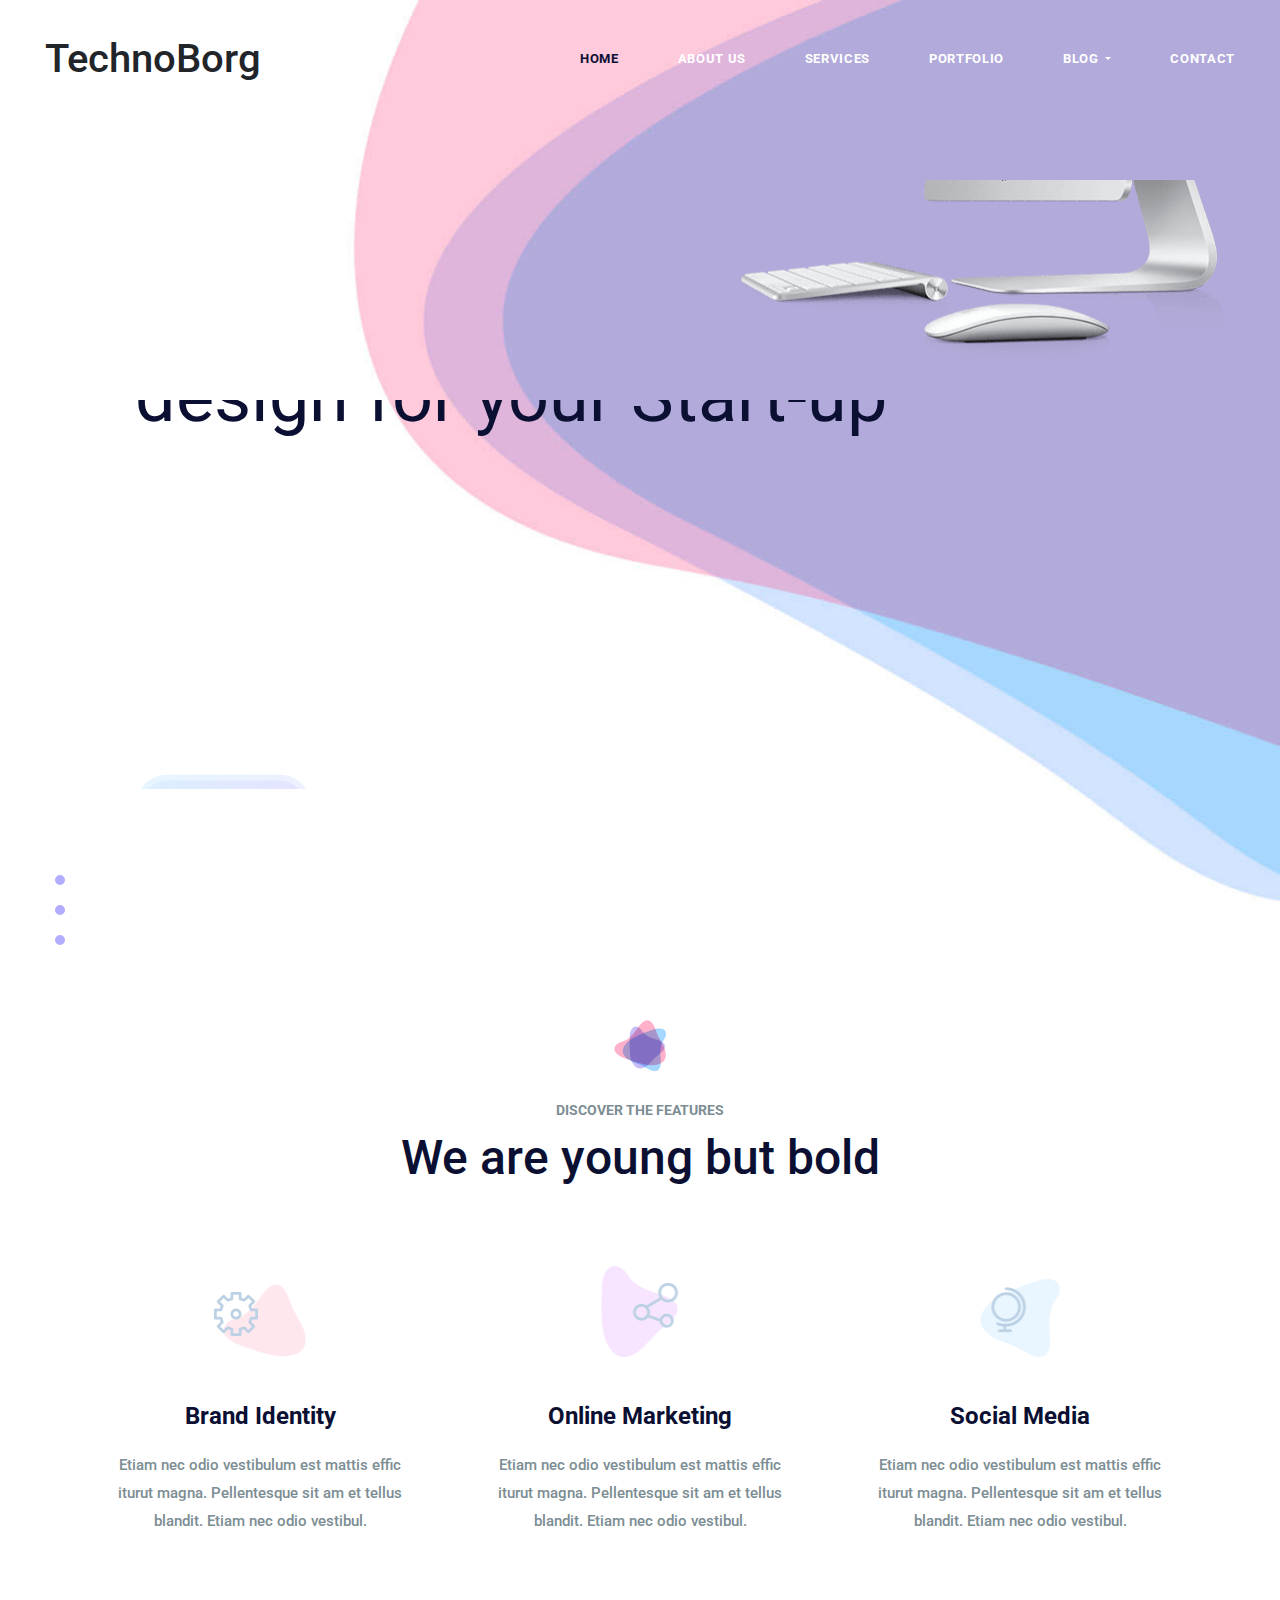
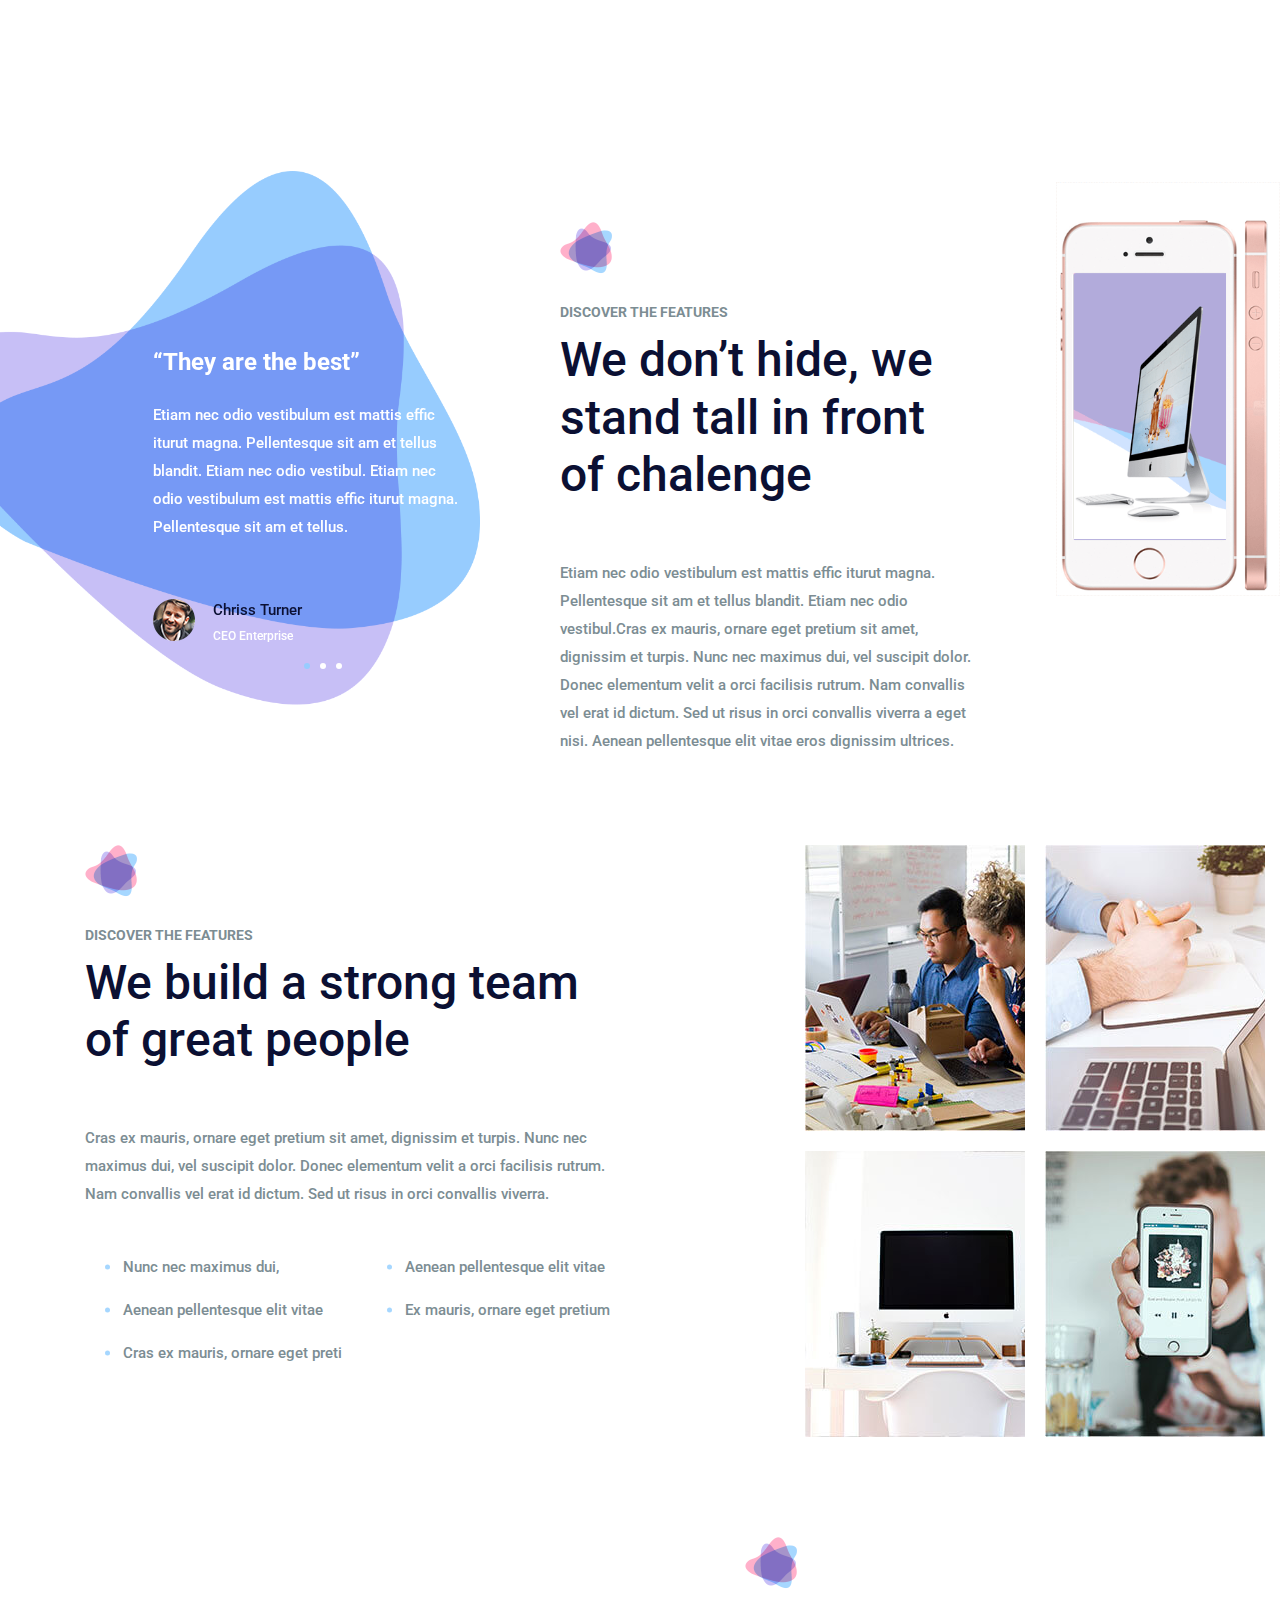
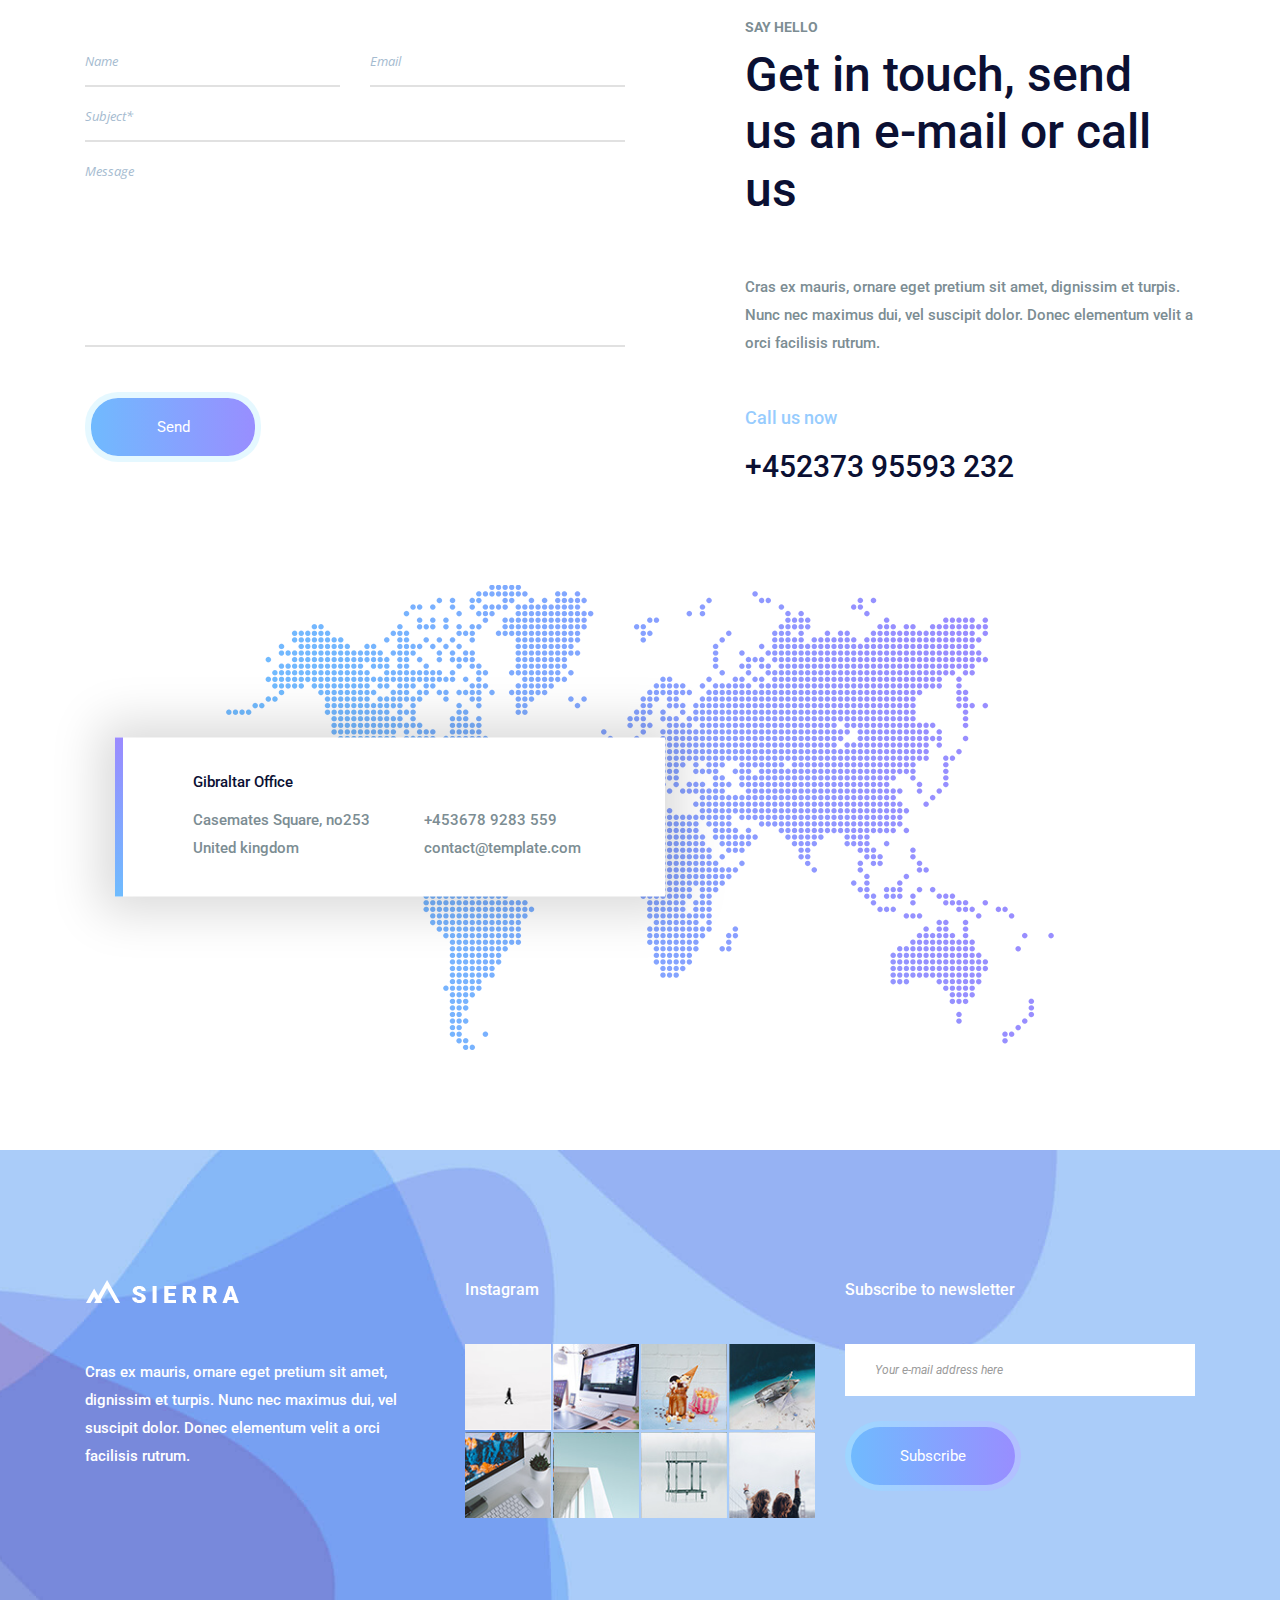
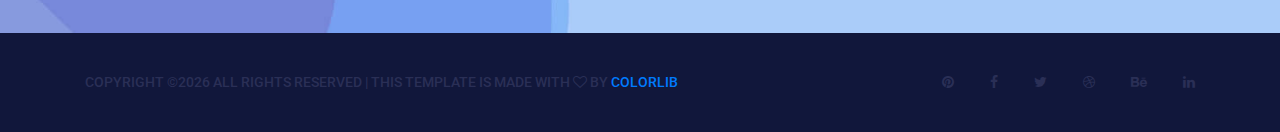
<file: index.html>
<!DOCTYPE html>
<html lang="en">
    <head>
        <meta charset="utf-8">
        <meta http-equiv="X-UA-Compatible" content="IE=edge">
        <meta name="viewport" content="width=device-width, initial-scale=1">

        <link rel="icon" href="img/fav-icon.png" type="image/x-icon" />
        <!-- The above 3 meta tags *must* come first in the head; any other head content must come *after* these tags -->
        <title>TechnoBorg</title>

        <!-- Icon css link -->
        <link href="css/font-awesome.min.css" rel="stylesheet">
        <!-- Bootstrap -->
        <link href="css/bootstrap.min.css" rel="stylesheet">

        <!-- Rev slider css -->
        <link href="vendors/revolution/css/settings.css" rel="stylesheet">
        <link href="vendors/revolution/css/layers.css" rel="stylesheet">
        <link href="vendors/revolution/css/navigation.css" rel="stylesheet">

        <!-- Extra plugin css -->
        <link href="vendors/owl-carousel/owl.carousel.min.css" rel="stylesheet">

        <link href="css/style.css" rel="stylesheet">
        <link href="css/responsive.css" rel="stylesheet">

        <!-- HTML5 shim and Respond.js for IE8 support of HTML5 elements and media queries -->
        <!-- WARNING: Respond.js doesn't work if you view the page via file:// -->
        <!--[if lt IE 9]>
        <script src="https://oss.maxcdn.com/html5shiv/3.7.3/html5shiv.min.js"></script>
        <script src="https://oss.maxcdn.com/respond/1.4.2/respond.min.js"></script>
        <![endif]-->
    </head>
    <body>

        <!--================Header Menu Area =================-->
        <header class="main_menu_area">
            <nav class="navbar navbar-expand-lg navbar-light bg-light">
                <!-- <a class="navbar-brand" href="#"><img src="img/logo.png" alt=""></a> -->
                <h1>TechnoBorg</h1>
                <button class="navbar-toggler" type="button" data-toggle="collapse" data-target="#navbarSupportedContent" aria-controls="navbarSupportedContent" aria-expanded="false" aria-label="Toggle navigation">
                    <span></span>
                    <span></span>
                    <span></span>
                </button>

                <div class="collapse navbar-collapse" id="navbarSupportedContent">
                    <ul class="navbar-nav">
                        <li class="nav-item active"><a class="nav-link" href="index.html">Home</a></li>
                        <li class="nav-item"><a class="nav-link" href="about-us.html">About Us</a></li>
                        <li class="nav-item"><a class="nav-link" href="service.html">Services</a></li>
                        <li class="nav-item"><a class="nav-link" href="portfolio.html">Portfolio</a></li>
                        <li class="nav-item dropdown submenu">
                            <a class="nav-link dropdown-toggle" href="#" id="navbarDropdown" role="button" data-toggle="dropdown" aria-haspopup="true" aria-expanded="false">
                            Blog
                            </a>
                            <ul class="dropdown-menu" aria-labelledby="navbarDropdown">
                                <li class="nav-item"><a class="nav-link" href="blog.html">Blog</a></li>
                                <li class="nav-item"><a class="nav-link" href="single-blog.html">Blog Details</a></li>
                                <li class="nav-item"><a class="nav-link" href="elements.html">Elements</a></li>
                            </ul>
                        </li>
                        <li class="nav-item"><a class="nav-link" href="contact.html">Contact</a></li>
                    </ul>
                </div>
            </nav>
        </header>
        <!--================End Header Menu Area =================-->


        <!--================Slider Area =================-->
        <section class="main_slider_area">
            <div id="main_slider" class="rev_slider" data-version="5.3.1.6">
                <ul>
                    <li data-index="rs-1587" data-transition="fade" data-slotamount="default" data-hideafterloop="0" data-hideslideonmobile="off"  data-easein="default" data-easeout="default" data-masterspeed="300" data-rotate="0"  data-saveperformance="off"  data-title="Creative" data-param1="01" data-param2="" data-param3="" data-param4="" data-param5="" data-param6="" data-param7="" data-param8="" data-param9="" data-param10="" data-description="">
                        <!-- LAYER NR. 1 -->
                        <div class="slider_text_box">
                            <div class="tp-caption tp-resizeme first_text"
                            data-x="['left','left','left','left','15','center']"
                            data-hoffset="['0','80','80','0']"
                            data-y="['top','top','top','top']"
                            data-voffset="['400','400','400','250','180','180']"
                            data-fontsize="['72','72','72','50','50','30']"
                            data-lineheight="['82','82','82','62','62','42']"
                            data-width="['none']"
                            data-height="none"
                            data-whitespace="nowrape"
                            data-type="text"
                            data-responsive_offset="on"
                            data-frames="[{&quot;delay&quot;:10,&quot;speed&quot;:1500,&quot;frame&quot;:&quot;0&quot;,&quot;from&quot;:&quot;y:[-100%];z:0;rX:0deg;rY:0;rZ:0;sX:1;sY:1;skX:0;skY:0;&quot;,&quot;mask&quot;:&quot;x:0px;y:0px;s:inherit;e:inherit;&quot;,&quot;to&quot;:&quot;o:1;&quot;,&quot;ease&quot;:&quot;Power2.easeInOut&quot;},{&quot;delay&quot;:&quot;wait&quot;,&quot;speed&quot;:1500,&quot;frame&quot;:&quot;999&quot;,&quot;to&quot;:&quot;y:[175%];&quot;,&quot;mask&quot;:&quot;x:inherit;y:inherit;s:inherit;e:inherit;&quot;,&quot;ease&quot;:&quot;Power2.easeInOut&quot;}]"
                            data-textAlign="['left','left','left','left','left','center']">Choose a powerful <br />design for your Start-up</div>

                            <div class="tp-caption tp-resizeme secand_text"
                                data-x="['left','left','left','left','15','center']"
                                data-hoffset="['0','80','80','0']"
                                data-y="['top','top','top','top']"
                                data-voffset="['575','575','575','400','320','300']"
                                data-fontsize="['24','24','24','18','16','16']"
                                data-lineheight="['36','36','36','26','26','26']"
                                data-width="['none','none','none','none','none']"
                                data-height="none"
                                data-whitespace="nowrape"
                                data-type="text"
                                data-responsive_offset="on"
                                data-transform_idle="o:1;"
                                data-frames="[{&quot;delay&quot;:10,&quot;speed&quot;:1500,&quot;frame&quot;:&quot;0&quot;,&quot;from&quot;:&quot;y:[100%];z:0;rX:0deg;rY:0;rZ:0;sX:1;sY:1;skX:0;skY:0;opacity:0;&quot;,&quot;mask&quot;:&quot;x:0px;y:[100%];s:inherit;e:inherit;&quot;,&quot;to&quot;:&quot;o:1;&quot;,&quot;ease&quot;:&quot;Power2.easeInOut&quot;},{&quot;delay&quot;:&quot;wait&quot;,&quot;speed&quot;:1500,&quot;frame&quot;:&quot;999&quot;,&quot;to&quot;:&quot;y:[175%];&quot;,&quot;mask&quot;:&quot;x:inherit;y:inherit;s:inherit;e:inherit;&quot;,&quot;ease&quot;:&quot;Power2.easeInOut&quot;}]"
                                data-textAlign="['left','left','left','left','left','center']">Get your freebie template now!
                            </div>

                            <div class="tp-caption tp-resizeme"
                                data-x="['left','left','left','left','15','center']" data-hoffset="['0','80','80','0']"
                                data-y="['top','top','top','top']"
                                data-voffset="['670','670','670','480','370','350']"
                                data-fontsize="['14','14','14','14']"
                                data-lineheight="['46','46','46','46']"
                                data-width="none"
                                data-height="none"
                                data-whitespace="nowrap"
                                data-type="text"
                                data-responsive_offset="on"
                                data-frames="[{&quot;delay&quot;:10,&quot;speed&quot;:1500,&quot;frame&quot;:&quot;0&quot;,&quot;from&quot;:&quot;y:[100%];z:0;rX:0deg;rY:0;rZ:0;sX:1;sY:1;skX:0;skY:0;opacity:0;&quot;,&quot;mask&quot;:&quot;x:0px;y:[100%];s:inherit;e:inherit;&quot;,&quot;to&quot;:&quot;o:1;&quot;,&quot;ease&quot;:&quot;Power2.easeInOut&quot;},{&quot;delay&quot;:&quot;wait&quot;,&quot;speed&quot;:1500,&quot;frame&quot;:&quot;999&quot;,&quot;to&quot;:&quot;y:[175%];&quot;,&quot;mask&quot;:&quot;x:inherit;y:inherit;s:inherit;e:inherit;&quot;,&quot;ease&quot;:&quot;Power2.easeInOut&quot;}]">
                                <a class="more_btn" href="#">Discover</a>
                            </div>
                            <div class="tp-caption tp-resizeme single_img"
                            data-x="['right','right','right','right','right','right']"
                            data-hoffset="['0','0','0','0']"
                            data-y="['top','top','top','top']"
                            data-voffset="['180','180','180','180','0']"
                            data-fontsize="['65','65','60','40','25']"
                            data-lineheight="['75','75','75','50','35']"
                            data-width="['485','485','485','485','485']"
                            data-height="none"
                            data-whitespace="normal"
                            data-type="text"
                            data-responsive_offset="on"
                            data-frames="[{&quot;delay&quot;:10,&quot;speed&quot;:1500,&quot;frame&quot;:&quot;0&quot;,&quot;from&quot;:&quot;y:[-100%];z:0;rX:0deg;rY:0;rZ:0;sX:1;sY:1;skX:0;skY:0;&quot;,&quot;mask&quot;:&quot;x:0px;y:0px;s:inherit;e:inherit;&quot;,&quot;to&quot;:&quot;o:1;&quot;,&quot;ease&quot;:&quot;Power2.easeInOut&quot;},{&quot;delay&quot;:&quot;wait&quot;,&quot;speed&quot;:1500,&quot;frame&quot;:&quot;999&quot;,&quot;to&quot;:&quot;y:[175%];&quot;,&quot;mask&quot;:&quot;x:inherit;y:inherit;s:inherit;e:inherit;&quot;,&quot;ease&quot;:&quot;Power2.easeInOut&quot;}]"
                            data-textAlign="['left','left','left','left','left','center']">
                                <img src="img/home-slider/slider-m-1.png" alt="">
                            </div>
                        </div>
                    </li>
                    <li data-index="rs-1588" data-transition="fade" data-slotamount="default" data-hideafterloop="0" data-hideslideonmobile="off"  data-easein="default" data-easeout="default" data-masterspeed="300" data-rotate="0"  data-saveperformance="off"  data-title="Creative" data-param1="01" data-param2="" data-param3="" data-param4="" data-param5="" data-param6="" data-param7="" data-param8="" data-param9="" data-param10="" data-description="">
                    <!-- LAYERS -->
                        <!-- LAYERS -->

                        <!-- LAYER NR. 1 -->
                        <div class="slider_text_box">
                            <div class="tp-caption tp-resizeme first_text"
                            data-x="['left','left','left','left','15','center']"
                            data-hoffset="['0','80','80','0']"
                            data-y="['top','top','top','top']"
                            data-voffset="['400','400','400','250','180','180']"
                            data-fontsize="['72','72','72','50','50','30']"
                            data-lineheight="['82','82','82','62','62','42']"
                            data-width="['none']"
                            data-height="none"
                            data-whitespace="nowrape"
                            data-type="text"
                            data-responsive_offset="on"
                            data-frames="[{&quot;delay&quot;:10,&quot;speed&quot;:1500,&quot;frame&quot;:&quot;0&quot;,&quot;from&quot;:&quot;y:[-100%];z:0;rX:0deg;rY:0;rZ:0;sX:1;sY:1;skX:0;skY:0;&quot;,&quot;mask&quot;:&quot;x:0px;y:0px;s:inherit;e:inherit;&quot;,&quot;to&quot;:&quot;o:1;&quot;,&quot;ease&quot;:&quot;Power2.easeInOut&quot;},{&quot;delay&quot;:&quot;wait&quot;,&quot;speed&quot;:1500,&quot;frame&quot;:&quot;999&quot;,&quot;to&quot;:&quot;y:[175%];&quot;,&quot;mask&quot;:&quot;x:inherit;y:inherit;s:inherit;e:inherit;&quot;,&quot;ease&quot;:&quot;Power2.easeInOut&quot;}]"
                            data-textAlign="['left','left','left','left','left','center']">Choose a powerful <br />design for your Start-up</div>

                            <div class="tp-caption tp-resizeme secand_text"
                                data-x="['left','left','left','left','15','center']"
                                data-hoffset="['0','80','80','0']"
                                data-y="['top','top','top','top']"
                                data-voffset="['575','575','575','400','320','300']"
                                data-fontsize="['24','24','24','18','16','16']"
                                data-lineheight="['36','36','36','26','26','26']"
                                data-width="['none','none','none','none','none']"
                                data-height="none"
                                data-whitespace="nowrape"
                                data-type="text"
                                data-responsive_offset="on"
                                data-transform_idle="o:1;"
                                data-frames="[{&quot;delay&quot;:10,&quot;speed&quot;:1500,&quot;frame&quot;:&quot;0&quot;,&quot;from&quot;:&quot;y:[100%];z:0;rX:0deg;rY:0;rZ:0;sX:1;sY:1;skX:0;skY:0;opacity:0;&quot;,&quot;mask&quot;:&quot;x:0px;y:[100%];s:inherit;e:inherit;&quot;,&quot;to&quot;:&quot;o:1;&quot;,&quot;ease&quot;:&quot;Power2.easeInOut&quot;},{&quot;delay&quot;:&quot;wait&quot;,&quot;speed&quot;:1500,&quot;frame&quot;:&quot;999&quot;,&quot;to&quot;:&quot;y:[175%];&quot;,&quot;mask&quot;:&quot;x:inherit;y:inherit;s:inherit;e:inherit;&quot;,&quot;ease&quot;:&quot;Power2.easeInOut&quot;}]"
                                data-textAlign="['left','left','left','left','left','center']">Get your freebie template now!
                            </div>

                            <div class="tp-caption tp-resizeme"
                                data-x="['left','left','left','left','15','center']" data-hoffset="['0','80','80','0']"
                                data-y="['top','top','top','top']"
                                data-voffset="['670','670','670','480','370','350']"
                                data-fontsize="['14','14','14','14']"
                                data-lineheight="['46','46','46','46']"
                                data-width="none"
                                data-height="none"
                                data-whitespace="nowrap"
                                data-type="text"
                                data-responsive_offset="on"
                                data-frames="[{&quot;delay&quot;:10,&quot;speed&quot;:1500,&quot;frame&quot;:&quot;0&quot;,&quot;from&quot;:&quot;y:[100%];z:0;rX:0deg;rY:0;rZ:0;sX:1;sY:1;skX:0;skY:0;opacity:0;&quot;,&quot;mask&quot;:&quot;x:0px;y:[100%];s:inherit;e:inherit;&quot;,&quot;to&quot;:&quot;o:1;&quot;,&quot;ease&quot;:&quot;Power2.easeInOut&quot;},{&quot;delay&quot;:&quot;wait&quot;,&quot;speed&quot;:1500,&quot;frame&quot;:&quot;999&quot;,&quot;to&quot;:&quot;y:[175%];&quot;,&quot;mask&quot;:&quot;x:inherit;y:inherit;s:inherit;e:inherit;&quot;,&quot;ease&quot;:&quot;Power2.easeInOut&quot;}]">
                                <a class="more_btn" href="#">Discover</a>
                            </div>
                            <div class="tp-caption tp-resizeme single_img"
                            data-x="['right','right','right','right','right','right']"
                            data-hoffset="['0','0','0','0']"
                            data-y="['top','top','top','top']"
                            data-voffset="['180','180','180','180','0']"
                            data-fontsize="['65','65','60','40','25']"
                            data-lineheight="['75','75','75','50','35']"
                            data-width="['485','485','485','485','485']"
                            data-height="none"
                            data-whitespace="normal"
                            data-type="text"
                            data-responsive_offset="on"
                            data-frames="[{&quot;delay&quot;:10,&quot;speed&quot;:1500,&quot;frame&quot;:&quot;0&quot;,&quot;from&quot;:&quot;y:[-100%];z:0;rX:0deg;rY:0;rZ:0;sX:1;sY:1;skX:0;skY:0;&quot;,&quot;mask&quot;:&quot;x:0px;y:0px;s:inherit;e:inherit;&quot;,&quot;to&quot;:&quot;o:1;&quot;,&quot;ease&quot;:&quot;Power2.easeInOut&quot;},{&quot;delay&quot;:&quot;wait&quot;,&quot;speed&quot;:1500,&quot;frame&quot;:&quot;999&quot;,&quot;to&quot;:&quot;y:[175%];&quot;,&quot;mask&quot;:&quot;x:inherit;y:inherit;s:inherit;e:inherit;&quot;,&quot;ease&quot;:&quot;Power2.easeInOut&quot;}]"
                            data-textAlign="['left','left','left','left','left','center']">
                                <img src="img/home-slider/slider-m-1.png" alt="">
                            </div>
                        </div>
                    </li>
                    <li data-index="rs-1589" data-transition="fade" data-slotamount="default" data-hideafterloop="0" data-hideslideonmobile="off"  data-easein="default" data-easeout="default" data-masterspeed="300" data-rotate="0"  data-saveperformance="off"  data-title="Creative" data-param1="01" data-param2="" data-param3="" data-param4="" data-param5="" data-param6="" data-param7="" data-param8="" data-param9="" data-param10="" data-description="">
                    <!-- LAYERS -->
                        <!-- LAYERS -->

                        <!-- LAYER NR. 1 -->
                        <div class="slider_text_box">
                            <div class="tp-caption tp-resizeme first_text"
                            data-x="['left','left','left','left','15','center']"
                            data-hoffset="['0','80','80','0']"
                            data-y="['top','top','top','top']"
                            data-voffset="['400','400','400','250','180','180']"
                            data-fontsize="['72','72','72','50','50','30']"
                            data-lineheight="['82','82','82','62','62','42']"
                            data-width="['none']"
                            data-height="none"
                            data-whitespace="nowrape"
                            data-type="text"
                            data-responsive_offset="on"
                            data-frames="[{&quot;delay&quot;:10,&quot;speed&quot;:1500,&quot;frame&quot;:&quot;0&quot;,&quot;from&quot;:&quot;y:[-100%];z:0;rX:0deg;rY:0;rZ:0;sX:1;sY:1;skX:0;skY:0;&quot;,&quot;mask&quot;:&quot;x:0px;y:0px;s:inherit;e:inherit;&quot;,&quot;to&quot;:&quot;o:1;&quot;,&quot;ease&quot;:&quot;Power2.easeInOut&quot;},{&quot;delay&quot;:&quot;wait&quot;,&quot;speed&quot;:1500,&quot;frame&quot;:&quot;999&quot;,&quot;to&quot;:&quot;y:[175%];&quot;,&quot;mask&quot;:&quot;x:inherit;y:inherit;s:inherit;e:inherit;&quot;,&quot;ease&quot;:&quot;Power2.easeInOut&quot;}]"
                            data-textAlign="['left','left','left','left','left','center']">Choose a powerful <br />design for your Start-up</div>

                            <div class="tp-caption tp-resizeme secand_text"
                                data-x="['left','left','left','left','15','center']"
                                data-hoffset="['0','80','80','0']"
                                data-y="['top','top','top','top']"
                                data-voffset="['575','575','575','400','320','300']"
                                data-fontsize="['24','24','24','18','16','16']"
                                data-lineheight="['36','36','36','26','26','26']"
                                data-width="['none','none','none','none','none']"
                                data-height="none"
                                data-whitespace="nowrape"
                                data-type="text"
                                data-responsive_offset="on"
                                data-transform_idle="o:1;"
                                data-frames="[{&quot;delay&quot;:10,&quot;speed&quot;:1500,&quot;frame&quot;:&quot;0&quot;,&quot;from&quot;:&quot;y:[100%];z:0;rX:0deg;rY:0;rZ:0;sX:1;sY:1;skX:0;skY:0;opacity:0;&quot;,&quot;mask&quot;:&quot;x:0px;y:[100%];s:inherit;e:inherit;&quot;,&quot;to&quot;:&quot;o:1;&quot;,&quot;ease&quot;:&quot;Power2.easeInOut&quot;},{&quot;delay&quot;:&quot;wait&quot;,&quot;speed&quot;:1500,&quot;frame&quot;:&quot;999&quot;,&quot;to&quot;:&quot;y:[175%];&quot;,&quot;mask&quot;:&quot;x:inherit;y:inherit;s:inherit;e:inherit;&quot;,&quot;ease&quot;:&quot;Power2.easeInOut&quot;}]"
                                data-textAlign="['left','left','left','left','left','center']">Get your freebie template now!
                            </div>

                            <div class="tp-caption tp-resizeme"
                                data-x="['left','left','left','left','15','center']" data-hoffset="['0','80','80','0']"
                                data-y="['top','top','top','top']"
                                data-voffset="['670','670','670','480','370','350']"
                                data-fontsize="['14','14','14','14']"
                                data-lineheight="['46','46','46','46']"
                                data-width="none"
                                data-height="none"
                                data-whitespace="nowrap"
                                data-type="text"
                                data-responsive_offset="on"
                                data-frames="[{&quot;delay&quot;:10,&quot;speed&quot;:1500,&quot;frame&quot;:&quot;0&quot;,&quot;from&quot;:&quot;y:[100%];z:0;rX:0deg;rY:0;rZ:0;sX:1;sY:1;skX:0;skY:0;opacity:0;&quot;,&quot;mask&quot;:&quot;x:0px;y:[100%];s:inherit;e:inherit;&quot;,&quot;to&quot;:&quot;o:1;&quot;,&quot;ease&quot;:&quot;Power2.easeInOut&quot;},{&quot;delay&quot;:&quot;wait&quot;,&quot;speed&quot;:1500,&quot;frame&quot;:&quot;999&quot;,&quot;to&quot;:&quot;y:[175%];&quot;,&quot;mask&quot;:&quot;x:inherit;y:inherit;s:inherit;e:inherit;&quot;,&quot;ease&quot;:&quot;Power2.easeInOut&quot;}]">
                                <a class="more_btn" href="#">Discover</a>
                            </div>
                            <div class="tp-caption tp-resizeme single_img"
                            data-x="['right','right','right','right','right','right']"
                            data-hoffset="['0','0','0','0']"
                            data-y="['top','top','top','top']"
                            data-voffset="['180','180','180','180','0']"
                            data-fontsize="['65','65','60','40','25']"
                            data-lineheight="['75','75','75','50','35']"
                            data-width="['485','485','485','485','485']"
                            data-height="none"
                            data-whitespace="normal"
                            data-type="text"
                            data-responsive_offset="on"
                            data-frames="[{&quot;delay&quot;:10,&quot;speed&quot;:1500,&quot;frame&quot;:&quot;0&quot;,&quot;from&quot;:&quot;y:[-100%];z:0;rX:0deg;rY:0;rZ:0;sX:1;sY:1;skX:0;skY:0;&quot;,&quot;mask&quot;:&quot;x:0px;y:0px;s:inherit;e:inherit;&quot;,&quot;to&quot;:&quot;o:1;&quot;,&quot;ease&quot;:&quot;Power2.easeInOut&quot;},{&quot;delay&quot;:&quot;wait&quot;,&quot;speed&quot;:1500,&quot;frame&quot;:&quot;999&quot;,&quot;to&quot;:&quot;y:[175%];&quot;,&quot;mask&quot;:&quot;x:inherit;y:inherit;s:inherit;e:inherit;&quot;,&quot;ease&quot;:&quot;Power2.easeInOut&quot;}]"
                            data-textAlign="['left','left','left','left','left','center']">
                                <img src="img/home-slider/slider-m-1.png" alt="">
                            </div>
                        </div>
                    </li>
                </ul>
            </div>
        </section>
        <!--================End Slider Area =================-->

        <!--================Feature Area =================-->
        <section class="feature_area">
            <div class="container">
                <div class="c_title">
                    <img src="img/icon/title-icon.png" alt="">
                    <h6>Discover the features</h6>
                    <h2>We are young but bold</h2>
                </div>
                <div class="row feature_inner">
                    <div class="col-lg-4 col-sm-6">
                        <div class="feature_item">
                            <div class="f_icon">
                                <img src="img/icon/f-icon-1.png" alt="">
                            </div>
                            <h4>Brand Identity</h4>
                            <p>Etiam nec odio vestibulum est mattis effic iturut magna. Pellentesque sit am et tellus blandit. Etiam nec odio vestibul. </p>
                            <a class="more_btn" href="#">Read More</a>
                        </div>
                    </div>
                    <div class="col-lg-4 col-sm-6">
                        <div class="feature_item">
                            <div class="f_icon">
                                <img src="img/icon/f-icon-2.png" alt="">
                            </div>
                            <h4>Online Marketing</h4>
                            <p>Etiam nec odio vestibulum est mattis effic iturut magna. Pellentesque sit am et tellus blandit. Etiam nec odio vestibul. </p>
                            <a class="more_btn" href="#">Read More</a>
                        </div>
                    </div>
                    <div class="col-lg-4 col-sm-6">
                        <div class="feature_item">
                            <div class="f_icon">
                                <img src="img/icon/f-icon-3.png" alt="">
                            </div>
                            <h4>Social Media</h4>
                            <p>Etiam nec odio vestibulum est mattis effic iturut magna. Pellentesque sit am et tellus blandit. Etiam nec odio vestibul. </p>
                            <a class="more_btn" href="#">Read More</a>
                        </div>
                    </div>
                </div>
            </div>
        </section>
        <!--================End Feature Area =================-->

        <!--================The best slider Area =================-->
        <section class="best_3d_area">
            <div class="left_3d">
                <div class="shap_slider_inner owl-carousel">
                    <div class="item">
                        <h4>“They are the best”</h4>
                        <p>Etiam nec odio vestibulum est mattis effic iturut magna. Pellentesque sit am et tellus blandit. Etiam nec odio vestibul. Etiam nec odio vestibulum est mattis effic iturut magna. Pellentesque sit am et tellus.</p>
                        <div class="media">
                            <img src="img/team/people/people-5.jpg" alt="">
                            <div class="media-body">
                                <h5>Chriss Turner</h5>
                                <h6>CEO Enterprise</h6>
                            </div>
                        </div>
                    </div>
                    <div class="item">
                        <h4>“They are the best”</h4>
                        <p>Etiam nec odio vestibulum est mattis effic iturut magna. Pellentesque sit am et tellus blandit. Etiam nec odio vestibul. Etiam nec odio vestibulum est mattis effic iturut magna. Pellentesque sit am et tellus.</p>
                        <div class="media">
                            <img src="img/team/people/people-5.jpg" alt="">
                            <div class="media-body">
                                <h5>Chriss Turner</h5>
                                <h6>CEO Enterprise</h6>
                            </div>
                        </div>
                    </div>
                    <div class="item">
                        <h4>“They are the best”</h4>
                        <p>Etiam nec odio vestibulum est mattis effic iturut magna. Pellentesque sit am et tellus blandit. Etiam nec odio vestibul. Etiam nec odio vestibulum est mattis effic iturut magna. Pellentesque sit am et tellus.</p>
                        <div class="media">
                            <img src="img/team/people/people-5.jpg" alt="">
                            <div class="media-body">
                                <h5>Chriss Turner</h5>
                                <h6>CEO Enterprise</h6>
                            </div>
                        </div>
                    </div>
                </div>
            </div>
            <div class="right_text">
                <div class="right_text_inner">
                    <div class="text_3d">
                        <div class="l_title">
                            <img src="img/icon/title-icon.png" alt="">
                            <h6>Discover the features</h6>
                            <h2>We don’t hide, we stand tall in front of chalenge</h2>
                        </div>
                        <p>Etiam nec odio vestibulum est mattis effic iturut magna. Pellentesque sit am et tellus blandit. Etiam nec odio vestibul.Cras ex mauris, ornare eget pretium sit amet, dignissim et turpis. Nunc nec maximus dui, vel suscipit dolor. Donec elementum velit a orci facilisis rutrum. Nam convallis vel erat id dictum. Sed ut risus in orci convallis viverra a eget nisi. Aenean pellentesque elit vitae eros dignissim ultrices. </p>
                    </div>
                    <div class="shap_mobile">
                        <img src="img/iphone4.png" alt="">
                    </div>
                </div>
            </div>
        </section>
        <!--================End The best slider Area =================-->

        <!--================Team People Area =================-->
        <section class="team_people_area">
            <div class="container-fluid">
                <div class="row">
                    <div class="col-lg-6">
                        <div class="team_people_text">
                            <div class="l_title">
                                <img src="img/icon/title-icon.png" alt="">
                                <h6>Discover the features</h6>
                                <h2>We build a strong team of great people</h2>
                            </div>
                            <p>Cras ex mauris, ornare eget pretium sit amet, dignissim et turpis. Nunc nec maximus dui, vel suscipit dolor. Donec elementum velit a orci facilisis rutrum. Nam convallis vel erat id dictum. Sed ut risus in orci convallis viverra.</p>
                            <ul>
                                <li><a href="#">Nunc nec maximus dui, </a></li>
                                <li><a href="#">Aenean pellentesque elit vitae</a></li>
                                <li><a href="#">Aenean pellentesque elit vitae</a></li>
                                <li><a href="#">Ex mauris, ornare eget pretium </a></li>
                                <li><a href="#">Cras ex mauris, ornare eget preti</a></li>
                            </ul>
                        </div>
                    </div>
                    <div class="col-lg-6">
                        <div class="team_img_inner">
                            <div class="row">
                                <div class="col-lg-6 col-6">
                                    <div class="team_img_item">
                                        <img src="img/team/people/people-1.jpg" alt="">
                                    </div>
                                </div>
                                <div class="col-lg-6 col-6">
                                    <div class="team_img_item">
                                        <img src="img/team/people/people-2.jpg" alt="">
                                    </div>
                                </div>
                                <div class="col-lg-6 col-6">
                                    <div class="team_img_item">
                                        <img src="img/team/people/people-3.jpg" alt="">
                                    </div>
                                </div>
                                <div class="col-lg-6 col-6">
                                    <div class="team_img_item">
                                        <img src="img/team/people/people-4.jpg" alt="">
                                    </div>
                                </div>
                            </div>
                        </div>
                    </div>
                </div>
            </div>
        </section>
        <!--================End Team People Area =================-->

        <!--================Get in Touch Area =================-->
        <section class="get_in_touch_area">
            <div class="container">
                <div class="row get_touch_inner">
                    <div class="col-lg-6">
                        <form class="contact_us_form row" action="contact_process.php" method="post" id="contactForm" novalidate="novalidate">
                            <div class="form-group col-lg-6">
                                <input type="text" class="form-control" id="name" name="name" placeholder="Name">
                            </div>
                            <div class="form-group col-lg-6">
                                <input type="email" class="form-control" id="email" name="email" placeholder="Email">
                            </div>
                            <div class="form-group col-lg-12">
                                <input type="text" class="form-control" id="subject" name="subject" placeholder="Subject*">
                            </div>
                            <div class="form-group col-lg-12">
                                <textarea class="form-control" name="message" id="message" rows="1" placeholder="Message"></textarea>
                            </div>
                            <div class="form-group col-lg-12">
                                <button type="submit" value="submit" class="btn submit_btn form-control">Send</button>
                            </div>
                        </form>
                    </div>
                    <div class="col-lg-6">
                        <div class="touch_details">
                            <div class="l_title">
                                <img src="img/icon/title-icon.png" alt="">
                                <h6>Say hello</h6>
                                <h2>Get in touch, send us an e-mail or call us</h2>
                            </div>
                            <p>Cras ex mauris, ornare eget pretium sit amet, dignissim et turpis. Nunc nec maximus dui, vel suscipit dolor. Donec elementum velit a orci facilisis rutrum.</p>
                            <a href="#"><h5>Call us now</h5></a>
                            <a href="#"><h4>+452373 95593 232</h4></a>
                        </div>
                    </div>
                </div>
            </div>
        </section>
        <!--================End Get in Touch Area =================-->

        <!--================Map Area =================-->
        <section class="world_map_area p_100">
            <div class="container">
                <div class="world_map_inner">
                    <img class="img-fluid" src="img/world-map.png" alt="">
                    <div class="bd-callout">
                        <h3>Gibraltar Office</h3>
                        <p>Casemates Square, no253 <br /> United kingdom</p>
                        <h4><a href="#">+453678 9283 559</a> <a href="#">contact@template.com</a></h4>
                    </div>
                </div>
            </div>
        </section>
        <!--================End Map Area =================-->

        <!--================Footer Area =================-->
        <footer class="footr_area">
            <div class="footer_widget_area">
                <div class="container">
                    <div class="row footer_widget_inner">
                        <div class="col-lg-4 col-sm-6">
                            <aside class="f_widget f_about_widget">
                                <img src="img/footer-logo.png" alt="">
                                <p>Cras ex mauris, ornare eget pretium sit amet, dignissim et turpis. Nunc nec maximus dui, vel suscipit dolor. Donec elementum velit a orci facilisis rutrum.</p>
                            </aside>
                        </div>
                        <div class="col-lg-4 col-sm-6">
                            <aside class="f_widget f_insta_widget">
                                <div class="f_title">
                                    <h3>Instagram</h3>
                                </div>
                                <ul>
                                    <li><a href="#"><img src="img/instagram/ins-1.jpg" alt=""></a></li>
                                    <li><a href="#"><img src="img/instagram/ins-2.jpg" alt=""></a></li>
                                    <li><a href="#"><img src="img/instagram/ins-3.jpg" alt=""></a></li>
                                    <li><a href="#"><img src="img/instagram/ins-4.jpg" alt=""></a></li>
                                    <li><a href="#"><img src="img/instagram/ins-5.jpg" alt=""></a></li>
                                    <li><a href="#"><img src="img/instagram/ins-6.jpg" alt=""></a></li>
                                    <li><a href="#"><img src="img/instagram/ins-7.jpg" alt=""></a></li>
                                    <li><a href="#"><img src="img/instagram/ins-8.jpg" alt=""></a></li>
                                </ul>
                            </aside>
                        </div>
                        <div class="col-lg-4 col-sm-6">
                            <aside class="f_widget f_subs_widget">
                                <div class="f_title">
                                    <h3>Subscribe to newsletter</h3>
                                </div>
                                <div class="input-group">
                                    <input type="text" class="form-control" placeholder="Your e-mail address here" aria-label="Your e-mail address here">
                                    <span class="input-group-btn">
                                        <button class="btn btn-secondary submit_btn" type="button">Subscribe</button>
                                    </span>
                                </div>
                            </aside>
                        </div>
                    </div>
                </div>
            </div>
            <div class="footer_copyright">
                <div class="container">
                    <div class="float-sm-left">
                        <h5><!-- Link back to Colorlib can't be removed. Template is licensed under CC BY 3.0. -->
Copyright &copy;<script>document.write(new Date().getFullYear());</script> All rights reserved | This template is made with <i class="fa fa-heart-o" aria-hidden="true"></i> by <a href="https://colorlib.com" target="_blank">Colorlib</a>
<!-- Link back to Colorlib can't be removed. Template is licensed under CC BY 3.0. --></h5>
                    </div>
                    <div class="float-sm-right">
                        <ul>
                            <li><a href="#"><i class="fa fa-pinterest"></i></a></li>
                            <li><a href="#"><i class="fa fa-facebook"></i></a></li>
                            <li><a href="#"><i class="fa fa-twitter"></i></a></li>
                            <li><a href="#"><i class="fa fa-dribbble"></i></a></li>
                            <li><a href="#"><i class="fa fa-behance"></i></a></li>
                            <li><a href="#"><i class="fa fa-linkedin"></i></a></li>
                        </ul>
                    </div>
                </div>
            </div>
        </footer>
        <!--================End Footer Area =================-->




        <!-- jQuery (necessary for Bootstrap's JavaScript plugins) -->
        <script src="js/jquery-3.2.1.min.js"></script>
        <!-- Include all compiled plugins (below), or include individual files as needed -->
        <script src="js/popper.min.js"></script>
        <script src="js/bootstrap.min.js"></script>
        <!-- Rev slider js -->
        <script src="vendors/revolution/js/jquery.themepunch.tools.min.js"></script>
        <script src="vendors/revolution/js/jquery.themepunch.revolution.min.js"></script>
        <script src="vendors/revolution/js/extensions/revolution.extension.actions.min.js"></script>
        <script src="vendors/revolution/js/extensions/revolution.extension.video.min.js"></script>
        <script src="vendors/revolution/js/extensions/revolution.extension.slideanims.min.js"></script>
        <script src="vendors/revolution/js/extensions/revolution.extension.layeranimation.min.js"></script>
        <script src="vendors/revolution/js/extensions/revolution.extension.navigation.min.js"></script>
        <script src="vendors/revolution/js/extensions/revolution.extension.slideanims.min.js"></script>
        <!-- Extra plugin css -->
        <script src="vendors/counterup/jquery.waypoints.min.js"></script>
        <script src="vendors/counterup/jquery.counterup.min.js"></script>
        <script src="vendors/counterup/apear.js"></script>
        <script src="vendors/counterup/countto.js"></script>
        <script src="vendors/owl-carousel/owl.carousel.min.js"></script>
        <script src="vendors/magnify-popup/jquery.magnific-popup.min.js"></script>
        <script src="js/smoothscroll.js"></script>

        <script src="js/theme.js"></script>
    </body>
</html>
</file>
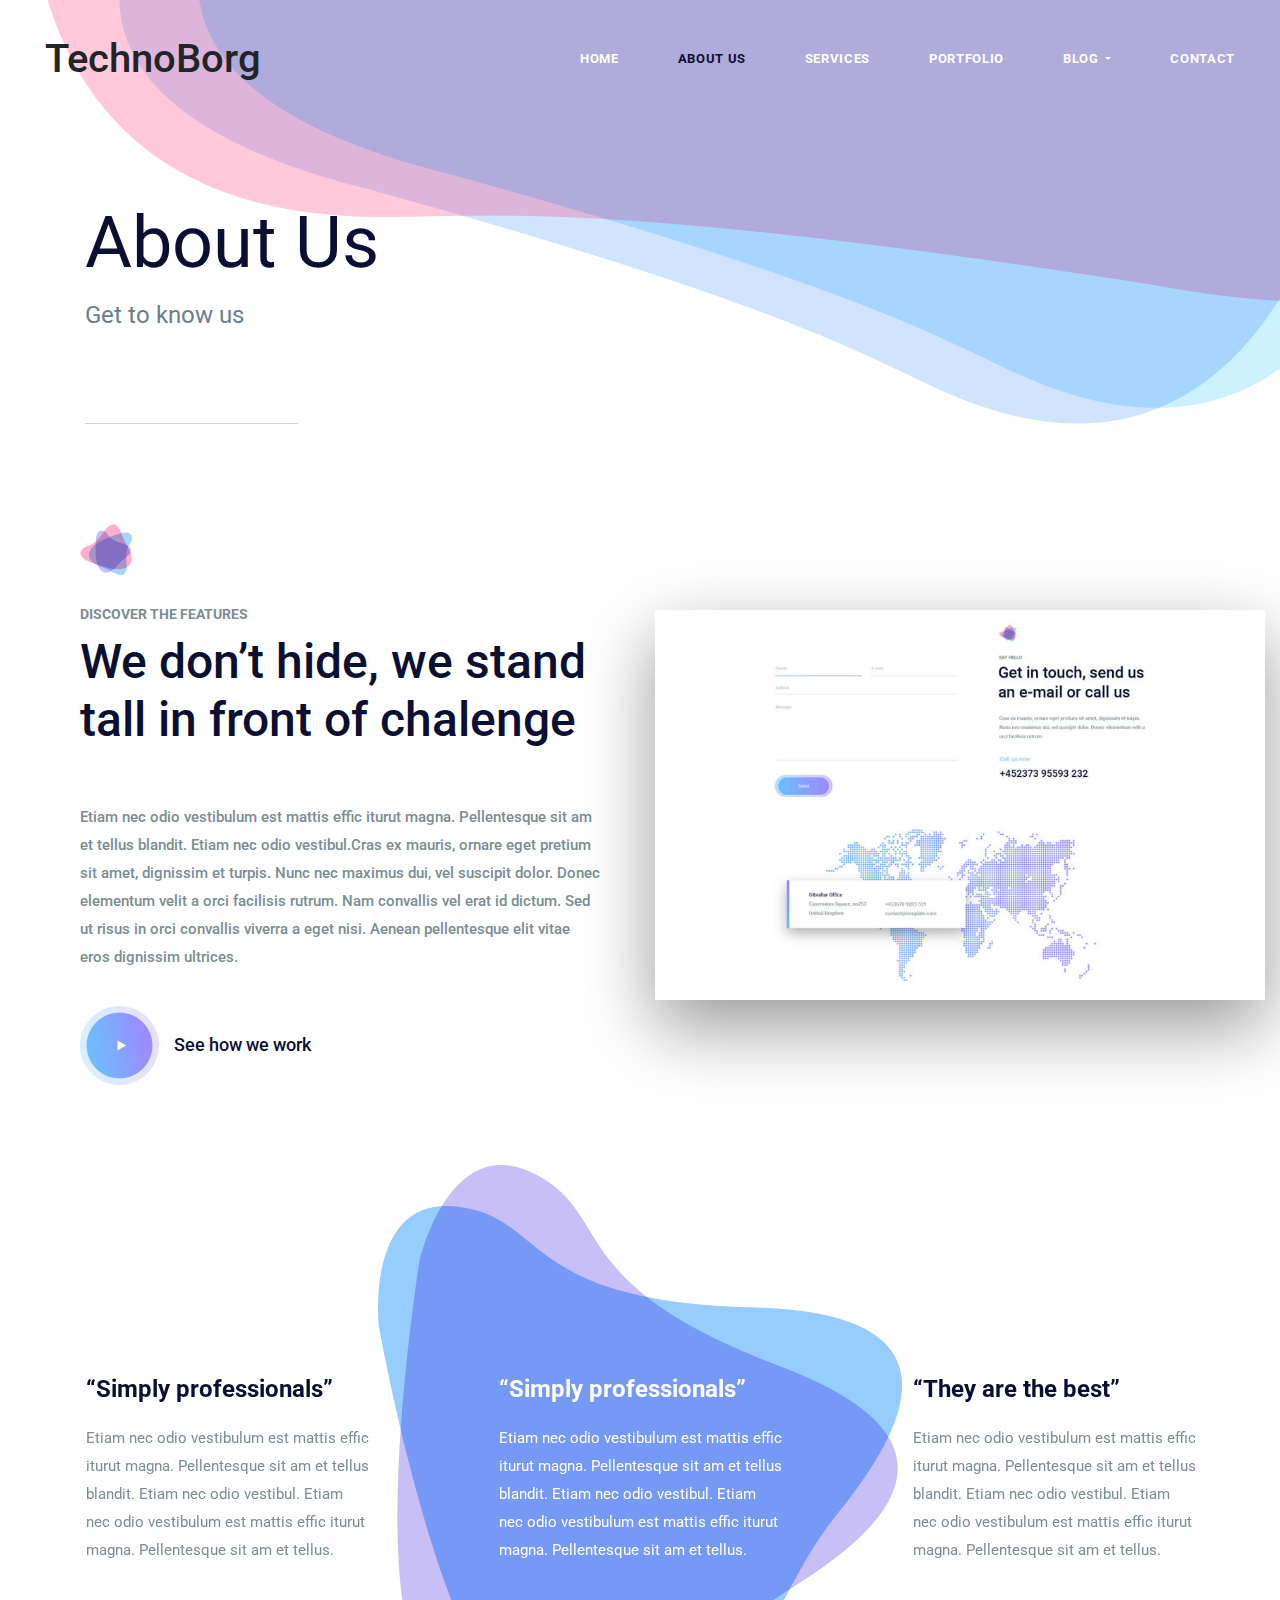
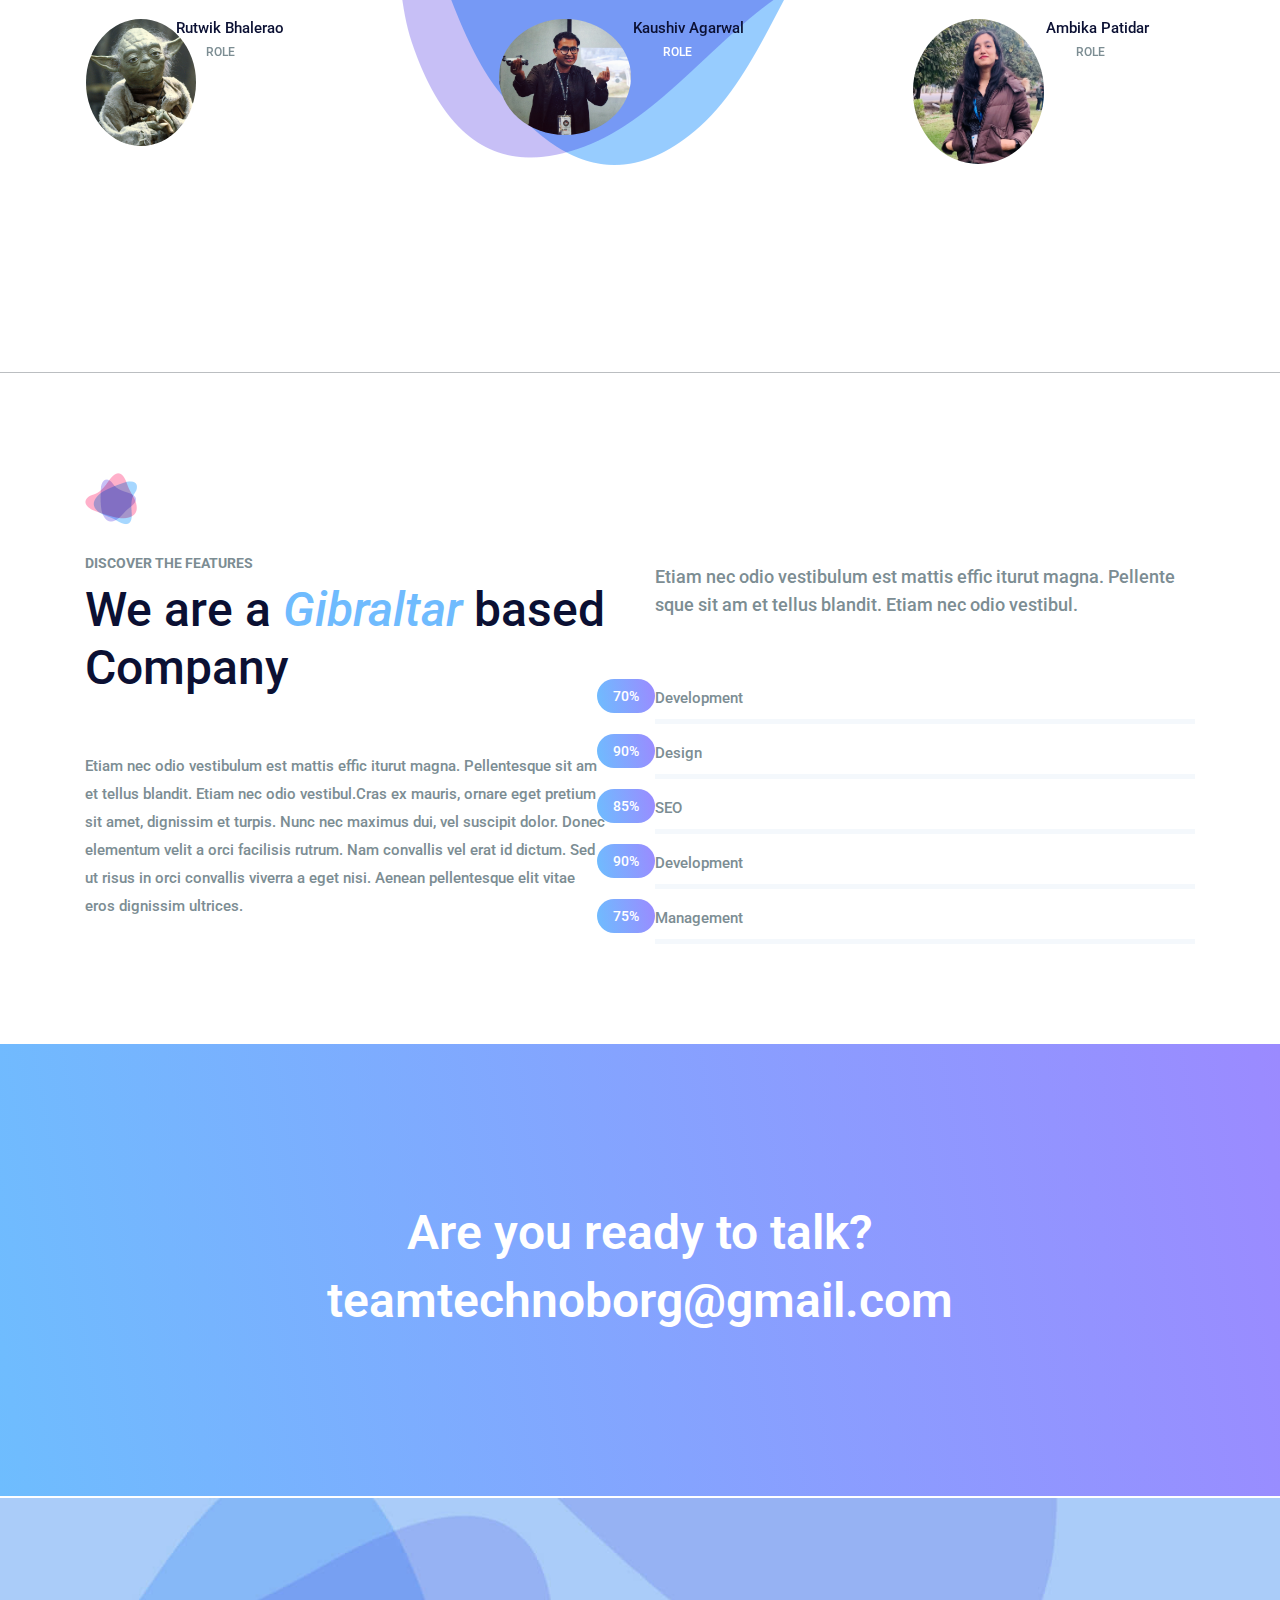
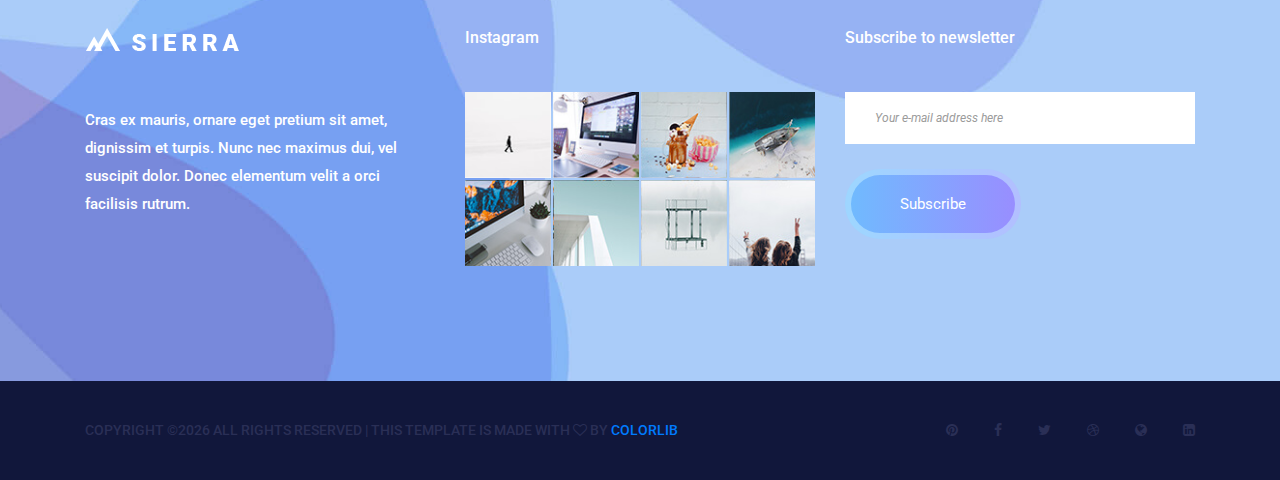
<file: about-us.html>
<!DOCTYPE html>
<html lang="en">
    <head>
        <meta charset="utf-8">
        <meta http-equiv="X-UA-Compatible" content="IE=edge">
        <meta name="viewport" content="width=device-width, initial-scale=1">

        <link rel="icon" href="img/fav-icon.png" type="image/x-icon" />
        <!-- The above 3 meta tags *must* come first in the head; any other head content must come *after* these tags -->
        <title>TechnoBorg</title>

        <!-- Icon css link -->
        <link href="css/font-awesome.min.css" rel="stylesheet">
        <!-- Bootstrap -->
        <link href="css/bootstrap.min.css" rel="stylesheet">

        <!-- Rev slider css -->
        <link href="vendors/revolution/css/settings.css" rel="stylesheet">
        <link href="vendors/revolution/css/layers.css" rel="stylesheet">
        <link href="vendors/revolution/css/navigation.css" rel="stylesheet">

        <!-- Extra plugin css -->
        <link href="vendors/owl-carousel/owl.carousel.min.css" rel="stylesheet">
        <link href="vendors/magnify-popup/magnific-popup.css" rel="stylesheet">

        <link href="css/style.css" rel="stylesheet">
        <link href="css/responsive.css" rel="stylesheet">

        <!-- HTML5 shim and Respond.js for IE8 support of HTML5 elements and media queries -->
        <!-- WARNING: Respond.js doesn't work if you view the page via file:// -->
        <!--[if lt IE 9]>
        <script src="https://oss.maxcdn.com/html5shiv/3.7.3/html5shiv.min.js"></script>
        <script src="https://oss.maxcdn.com/respond/1.4.2/respond.min.js"></script>
        <![endif]-->
    </head>
    <body>

        <!--================Header Menu Area =================-->
        <header class="main_menu_area">
            <nav class="navbar navbar-expand-lg navbar-light bg-light">
                <!-- <a class="navbar-brand" href="#"><img src="img/logo.png" alt=""></a> -->
                <h1>TechnoBorg</h1>
                <button class="navbar-toggler" type="button" data-toggle="collapse" data-target="#navbarSupportedContent" aria-controls="navbarSupportedContent" aria-expanded="false" aria-label="Toggle navigation">
                    <span></span>
                    <span></span>
                    <span></span>
                </button>

                <div class="collapse navbar-collapse" id="navbarSupportedContent">
                    <ul class="navbar-nav">
                        <li class="nav-item"><a class="nav-link" href="index.html">Home</a></li>
                        <li class="nav-item active"><a class="nav-link" href="about-us.html">About Us</a></li>
                        <li class="nav-item"><a class="nav-link" href="service.html">Services</a></li>
                        <li class="nav-item"><a class="nav-link" href="portfolio.html">Portfolio</a></li>
                        <li class="nav-item dropdown submenu">
                            <a class="nav-link dropdown-toggle" href="#" id="navbarDropdown" role="button" data-toggle="dropdown" aria-haspopup="true" aria-expanded="false">
                            Blog
                            </a>
                            <ul class="dropdown-menu" aria-labelledby="navbarDropdown">
                                <li class="nav-item"><a class="nav-link" href="blog.html">Blog</a></li>
                                <li class="nav-item"><a class="nav-link" href="single-blog.html">Blog Details</a></li>
                                <li class="nav-item"><a class="nav-link" href="elements.html">Elements</a></li>
                            </ul>
                        </li>
                        <li class="nav-item"><a class="nav-link" href="contact.html">Contact</a></li>
                    </ul>
                </div>
            </nav>
        </header>
        <!--================End Header Menu Area =================-->

        <!--================Banner Area =================-->
        <section class="banner_area">
            <div class="container">
                <div class="banner_inner_text">
                    <h2>About Us</h2>
                    <p>Get to know us</p>
                </div>
            </div>
        </section>
        <!--================End Banner Area =================-->

        <!--================Challange Area =================-->
        <section class="challange_area p_100">
            <div class="container-fluid">
                <div class="row">
                    <div class="col-lg-6">
                        <div class="challange_text_inner">
                            <div class="l_title">
                                <img src="img/icon/title-icon.png" alt="">
                                <h6>Discover the features</h6>
                                <h2>We don’t hide, we stand tall in front of chalenge</h2>
                            </div>
                            <p>Etiam nec odio vestibulum est mattis effic iturut magna. Pellentesque sit am et tellus blandit. Etiam nec odio vestibul.Cras ex mauris, ornare eget pretium sit amet, dignissim et turpis. Nunc nec maximus dui, vel suscipit dolor. Donec elementum velit a orci facilisis rutrum. Nam convallis vel erat id dictum. Sed ut risus in orci convallis viverra a eget nisi. Aenean pellentesque elit vitae eros dignissim ultrices. </p>
                            <div class="c_video">
                                <a class="popup-youtube" href="https://www.youtube.com/watch?v=62QYQE6k7tg"><img src="img/icon/video-icon.png" alt="">See how we work </a>
                            </div>
                        </div>
                    </div>
                    <div class="col-lg-6 challange_img">
                        <div class="challange_img_inner">
                            <img class="img-fluid" src="img/popup-photo.jpg" alt="">
                        </div>
                    </div>
                </div>
            </div>
        </section>
        <!--================End Challange Area =================-->

<!--
        <div class="team_area">
          <div class="container">
            <div class="border_bottom">
              <div class="row">
                <div class="col-xl-4 col-lg-4 col-md-6 team-box" style="box-shadow: 0 6px 20px 0 rgba(0, 0, 0, 0.4), 0 6px 20px 0 rgba(0, 0, 0, 0.4);">
                  <div class="single_team">
                    <div class="team_thumb challenge_img_inner">
                      <img src="img/Team_img/KaushivAgarwal.jpg" alt="" width="355" height="350"/>
                    </div>
                    <div class="team_info text-center">
                      <h3>Kaushiv Agarwal</h3>
                      <p>-ROlE-</p>
                      <div class="social_link">
                        <ul>
                          <li>
                            <a href="">
                              <i class="fa fa-instagram"></i>
                            </a>
                          </li>
                          <li>
                            <a href="#">
                              <i class="fa fa-linkedin-square"></i>
                            </a>
                          </li>
                          <li>
                            <a href="">
                              <i class="fa fa-globe"></i>
                            </a>
                          </li>
                        </ul>
                      </div>
                    </div>
                  </div>
                </div>
                <div class="col-xl-4 col-lg-4 col-md-6">
                  <div class="single_team">
                    <div class="team_thumb">
                      <img src="img/Team_img/NikhilAgarwal.jpg" alt="" width="350" height="350"/>
                    </div>
                    <div class="team_info text-center">
                      <h3>Nikhil Agarwal</h3>
                      <p>-ROlE-</p>
                      <div class="social_link">
                        <ul>
                          <li>
                            <a href="#">
                              <i class="fa fa-instagram"></i>
                            </a>
                          </li>
                          <li>
                            <a href="#">
                              <i class="fa fa-linkedin-square"></i>
                            </a>
                          </li>
                          <li>
                            <a href="#">
                              <i class="fa fa-globe"></i>
                            </a>
                          </li>
                        </ul>
                      </div>
                    </div>
                  </div>
                </div>
                <div class="col-xl-4 col-lg-4 col-md-6">
                  <div class="single_team">
                    <div class="team_thumb">
                      <img src="#" alt="" width="350" height="350"/>
                    </div>
                    <div class="team_info text-center">
                      <h3>Ruthvik Bhalerao</h3>
                      <p>-ROlE-</p>
                      <div class="social_link">
                        <ul>
                          <li>
                            <a href="#">
                              <i class="fa fa-instagram"></i>
                            </a>
                          </li>
                          <li>
                            <a href="#">
                              <i class="fa fa-linkedin-square"></i>
                            </a>
                          </li>
                          <li>
                            <a href="#">
                              <i class="fa fa-globe"></i>
                            </a>
                          </li>
                        </ul>
                      </div>
                    </div>
                  </div>
                </div>
              </div>
            </div>
          </div>
        </div>


        <div class="team_area">
          <div class="container">
            <div class="border_bottom">
              <div class="row">
                <div class="col-xl-4 col-lg-4 col-md-6">
                  <div class="single_team">
                    <div class="team_thumb">
                      <img src="img/Team_img/AdwaitKalsekar.jpg" alt="" width="350" height="350"/>
                    </div>
                    <div class="team_info text-center">
                      <h3>Adwait Kalsekar</h3>
                      <p>-ROlE-</p>
                      <div class="social_link">
                        <ul>
                          <li>
                            <a href="">
                              <i class="fa fa-instagram"></i>
                            </a>
                          </li>
                          <li>
                            <a href="#">
                              <i class="fa fa-linkedin-square"></i>
                            </a>
                          </li>
                          <li>
                            <a href="">
                              <i class="fa fa-globe"></i>
                            </a>
                          </li>
                        </ul>
                      </div>
                    </div>
                  </div>
                </div>
                <div class="col-xl-4 col-lg-4 col-md-6">
                  <div class="single_team">
                    <div class="team_thumb">
                      <img src="#" alt="" width="350" height="350"/>
                    </div>
                    <div class="team_info text-center">
                      <h3>Rishabh Koul</h3>
                      <p>-ROlE-</p>
                      <div class="social_link">
                        <ul>
                          <li>
                            <a href="#">
                              <i class="fa fa-instagram"></i>
                            </a>
                          </li>
                          <li>
                            <a href="#">
                              <i class="fa fa-linkedin-square"></i>
                            </a>
                          </li>
                          <li>
                            <a href="#">
                              <i class="fa fa-globe"></i>
                            </a>
                          </li>
                        </ul>
                      </div>
                    </div>
                  </div>
                </div>
                <div class="col-xl-4 col-lg-4 col-md-6">
                  <div class="single_team">
                    <div class="team_thumb">
                      <img src="#" alt="" width="350" height="350"/>
                    </div>
                    <div class="team_info text-center">
                      <h3>Saurav Suresh</h3>
                      <p>-ROlE-</p>
                      <div class="social_link">
                        <ul>
                          <li>
                            <a href="#">
                              <i class="fa fa-instagram"></i>
                            </a>
                          </li>
                          <li>
                            <a href="#">
                              <i class="fa fa-linkedin-square"></i>
                            </a>
                          </li>
                          <li>
                            <a href="#">
                              <i class="fa fa-globe"></i>
                            </a>
                          </li>
                        </ul>
                      </div>
                    </div>
                  </div>
                </div>
              </div>
            </div>
          </div>
        </div>



        <div class="team_area">
          <div class="container">
            <div class="border_bottom">
              <div class="row">
                <div class="col-xl-4 col-lg-4 col-md-6">
                  <div class="single_team">
                    <div class="team_thumb">
                      <img src="#" alt="" width="350" height="350"/>
                    </div>
                    <div class="team_info text-center">
                      <h3>Tanishq Varshney</h3>
                      <p>-ROlE-</p>
                      <div class="social_link">
                        <ul>
                          <li>
                            <a href="">
                              <i class="fa fa-instagram"></i>
                            </a>
                          </li>
                          <li>
                            <a href="#">
                              <i class="fa fa-linkedin-square"></i>
                            </a>
                          </li>
                          <li>
                            <a href="">
                              <i class="fa fa-globe"></i>
                            </a>
                          </li>
                        </ul>
                      </div>
                    </div>
                  </div>
                </div>
                <div class="col-xl-4 col-lg-4 col-md-6">
                  <div class="single_team">
                    <div class="team_thumb">
                      <img src="img/Team_img/Ambika Patedar.jpg" alt="" width="350" height="350"/>
                    </div>
                    <div class="team_info text-center">
                      <h3>Ambika Patidar</h3>
                      <p>-ROlE-</p>
                      <div class="social_link">
                        <ul>
                          <li>
                            <a href="#">
                              <i class="fa fa-instagram"></i>
                            </a>
                          </li>
                          <li>
                            <a href="#">
                              <i class="fa fa-linkedin-square"></i>
                            </a>
                          </li>
                          <li>
                            <a href="#">
                              <i class="fa fa-globe"></i>
                            </a>
                          </li>
                        </ul>
                      </div>
                    </div>
                  </div>
                </div>
              </div>
            </div>
          </div>
        </div>
-->



        <!-- /team_area  -->


        <!--================Testimonials Slider Area =================-->
        <section class="testimonials_area">
            <div class="container">
                <div class="testimonials_slider owl-carousel">
                    <div class="item">
                        <div class="testi_item">
                            <h3>“Simply professionals”</h3>
                            <p>Etiam nec odio vestibulum est mattis effic iturut magna. Pellentesque sit am et tellus blandit. Etiam nec odio vestibul. Etiam nec odio vestibulum est mattis effic iturut magna. Pellentesque sit am et tellus.</p>
                            <div class="media">
                                <div class="d-flex">
                                    <img class="rounded-circle" src="img/Team_img/KaushivAgarwal.jpg" alt="">
                                </div>
                                <div class="media-body">
                                    <h4>Kaushiv Agarwal</h4>
                                    <h5>ROLE</h5>
                                </div>
                            </div>
                        </div>
                    </div>
                    <div class="item">
                        <div class="testi_item">
                            <h3>“They are the best”</h3>
                            <p>Etiam nec odio vestibulum est mattis effic iturut magna. Pellentesque sit am et tellus blandit. Etiam nec odio vestibul. Etiam nec odio vestibulum est mattis effic iturut magna. Pellentesque sit am et tellus.</p>
                            <div class="media">
                                <div class="d-flex">
                                    <img class="rounded-circle" src="img/Team_img/Ambika%20Patedar.jpg" alt="">
                                </div>
                                <div class="media-body">
                                    <h4>Ambika Patidar</h4>
                                    <h5>ROLE</h5>
                                </div>
                            </div>
                        </div>
                    </div>
                    <div class="item">
                        <div class="testi_item">
                            <h3>“We just love them”</h3>
                            <p>Etiam nec odio vestibulum est mattis effic iturut magna. Pellentesque sit am et tellus blandit. Etiam nec odio vestibul. Etiam nec odio vestibulum est mattis effic iturut magna. Pellentesque sit am et tellus.</p>
                            <div class="media">
                                <div class="d-flex">
                                    <img class="rounded-circle" src="img/Team_img/NikhilAgarwal.jpg" alt="">
                                </div>
                                <div class="media-body">
                                    <h4>Nikhil Agarwal</h4>
                                    <h5>ROLE</h5>
                                </div>
                            </div>
                        </div>
                    </div>
                    <div class="item">
                        <div class="testi_item">
                            <h3>“Simply professionals”</h3>
                            <p>Etiam nec odio vestibulum est mattis effic iturut magna. Pellentesque sit am et tellus blandit. Etiam nec odio vestibul. Etiam nec odio vestibulum est mattis effic iturut magna. Pellentesque sit am et tellus.</p>
                            <div class="media">
                                <div class="d-flex">
                                    <img class="rounded-circle" src="img/Team_img/AdwaitKalsekar.jpg" alt="">
                                </div>
                                <div class="media-body">
                                    <h4>Adwait Kalsekar</h4>
                                    <h5>ROLE</h5>
                                </div>
                            </div>
                        </div>
                    </div>
                    <div class="item">
                        <div class="testi_item">
                            <h3>“Simply professionals”</h3>
                            <p>Etiam nec odio vestibulum est mattis effic iturut magna. Pellentesque sit am et tellus blandit. Etiam nec odio vestibul. Etiam nec odio vestibulum est mattis effic iturut magna. Pellentesque sit am et tellus.</p>
                            <div class="media">
                                <div class="d-flex">
                                    <img class="rounded-circle" src="img/Team_img/TanishqVarshney.jpg" alt="">
                                </div>
                                <div class="media-body">
                                    <h4>Tanishq Varshney</h4>
                                    <h5>ROLE</h5>
                                </div>
                            </div>
                        </div>
                    </div>
                    <div class="item">
                        <div class="testi_item">
                            <h3>“Simply professionals”</h3>
                            <p>Etiam nec odio vestibulum est mattis effic iturut magna. Pellentesque sit am et tellus blandit. Etiam nec odio vestibul. Etiam nec odio vestibulum est mattis effic iturut magna. Pellentesque sit am et tellus.</p>
                            <div class="media">
                                <div class="d-flex">
                                    <img class="rounded-circle" src="img/Team_img/yoda.png" alt="">
                                </div>
                                <div class="media-body">
                                    <h4>Rishab Koul</h4>
                                    <h5>ROLE</h5>
                                </div>
                            </div>
                        </div>
                    </div>
                    <div class="item">
                        <div class="testi_item">
                            <h3>“Simply professionals”</h3>
                            <p>Etiam nec odio vestibulum est mattis effic iturut magna. Pellentesque sit am et tellus blandit. Etiam nec odio vestibul. Etiam nec odio vestibulum est mattis effic iturut magna. Pellentesque sit am et tellus.</p>
                            <div class="media">
                                <div class="d-flex">
                                    <img class="rounded-circle" src="img/Team_img/yoda.png" alt="">
                                </div>
                                <div class="media-body">
                                    <h4>Saurav Suresh</h4>
                                    <h5>ROLE</h5>
                                </div>
                            </div>
                        </div>
                    </div>
                    <div class="item">
                        <div class="testi_item">
                            <h3>“Simply professionals”</h3>
                            <p>Etiam nec odio vestibulum est mattis effic iturut magna. Pellentesque sit am et tellus blandit. Etiam nec odio vestibul. Etiam nec odio vestibulum est mattis effic iturut magna. Pellentesque sit am et tellus.</p>
                            <div class="media">
                                <div class="d-flex">
                                    <img class="rounded-circle" src="img/Team_img/yoda.png" alt="">
                                </div>
                                <div class="media-body">
                                    <h4>Rutwik Bhalerao</h4>
                                    <h5>ROLE</h5>
                                </div>
                            </div>
                        </div>
                    </div>
                </div>
            </div>
        </section>
        <!--================End Testimonials Slider Area =================-->

        <!--================We Are Company Area =================-->
        <section class="we_company_area p_100">
            <div class="container">
                <div class="row company_inner">
                    <div class="col-lg-6">
                        <div class="left_company_text">
                            <div class="l_title">
                                <img src="img/icon/title-icon.png" alt="">
                                <h6>Discover the features</h6>
                                <h2>We are a <span>Gibraltar</span> based Company</h2>
                            </div>
                            <p>Etiam nec odio vestibulum est mattis effic iturut magna. Pellentesque sit am et tellus blandit. Etiam nec odio vestibul.Cras ex mauris, ornare eget pretium sit amet, dignissim et turpis. Nunc nec maximus dui, vel suscipit dolor. Donec elementum velit a orci facilisis rutrum. Nam convallis vel erat id dictum. Sed ut risus in orci convallis viverra a eget nisi. Aenean pellentesque elit vitae eros dignissim ultrices. </p>
                        </div>
                    </div>
                    <div class="col-lg-6">
                        <div class="company_skill">
                            <p>Etiam nec odio vestibulum est mattis effic iturut magna. Pellente sque sit am et tellus blandit. Etiam nec odio vestibul.</p>
                            <div class="our_skill_inner">
                                <div class="single_skill">
                                    <h3>Development</h3>
                                    <div class="progress" data-value="70">
                                        <div class="progress-bar">
                                            <div class="progress_parcent"><span class="counter">70</span>%</div>
                                        </div>
                                    </div>
                                </div>
                                <div class="single_skill">
                                    <h3>Design</h3>
                                    <div class="progress" data-value="90">
                                        <div class="progress-bar">
                                            <div class="progress_parcent"><span class="counter">90</span>%</div>
                                        </div>
                                    </div>
                                </div>
                                <div class="single_skill">
                                    <h3>SEO</h3>
                                    <div class="progress" data-value="85">
                                        <div class="progress-bar">
                                            <div class="progress_parcent"><span class="counter">85</span>%</div>
                                        </div>
                                    </div>
                                </div>
                                <div class="single_skill">
                                    <h3>Development</h3>
                                    <div class="progress" data-value="90">
                                        <div class="progress-bar">
                                            <div class="progress_parcent"><span class="counter">90</span>%</div>
                                        </div>
                                    </div>
                                </div>
                                <div class="single_skill">
                                    <h3>Management</h3>
                                    <div class="progress" data-value="75">
                                        <div class="progress-bar">
                                            <div class="progress_parcent"><span class="counter">75</span>%</div>
                                        </div>
                                    </div>
                                </div>
                            </div>
                        </div>
                    </div>
                </div>
            </div>
        </section>
        <!--================End We Are Company Area =================-->

        <!--================End We Are Company Area =================-->
        <section class="talk_area">
            <div class="container">
                <div class="talk_text">
                    <h4>Are you ready to talk?</h4>
                    <a href="mailto:teamtechnoborg@gmail.com">teamtechnoborg@gmail.com</a>
                </div>
            </div>
        </section>
        <!--================End We Are Company Area =================-->

        <!--================Footer Area =================-->
        <footer class="footr_area">
            <div class="footer_widget_area">
                <div class="container">
                    <div class="row footer_widget_inner">
                        <div class="col-lg-4 col-sm-6">
                            <aside class="f_widget f_about_widget">
                                <img src="img/footer-logo.png" alt="">
                                <p>Cras ex mauris, ornare eget pretium sit amet, dignissim et turpis. Nunc nec maximus dui, vel suscipit dolor. Donec elementum velit a orci facilisis rutrum.</p>
                            </aside>
                        </div>
                        <div class="col-lg-4 col-sm-6">
                            <aside class="f_widget f_insta_widget">
                                <div class="f_title">
                                    <h3>Instagram</h3>
                                </div>
                                <ul>
                                    <li><a href="#"><img src="img/instagram/ins-1.jpg" alt=""></a></li>
                                    <li><a href="#"><img src="img/instagram/ins-2.jpg" alt=""></a></li>
                                    <li><a href="#"><img src="img/instagram/ins-3.jpg" alt=""></a></li>
                                    <li><a href="#"><img src="img/instagram/ins-4.jpg" alt=""></a></li>
                                    <li><a href="#"><img src="img/instagram/ins-5.jpg" alt=""></a></li>
                                    <li><a href="#"><img src="img/instagram/ins-6.jpg" alt=""></a></li>
                                    <li><a href="#"><img src="img/instagram/ins-7.jpg" alt=""></a></li>
                                    <li><a href="#"><img src="img/instagram/ins-8.jpg" alt=""></a></li>
                                </ul>
                            </aside>
                        </div>
                        <div class="col-lg-4 col-sm-6">
                            <aside class="f_widget f_subs_widget">
                                <div class="f_title">
                                    <h3>Subscribe to newsletter</h3>
                                </div>
                                <div class="input-group">
                                    <input type="text" class="form-control" placeholder="Your e-mail address here" aria-label="Your e-mail address here">
                                    <span class="input-group-btn">
                                        <button class="btn btn-secondary submit_btn" type="button">Subscribe</button>
                                    </span>
                                </div>
                            </aside>
                        </div>
                    </div>
                </div>
            </div>
            <div class="footer_copyright">
                <div class="container">
                    <div class="float-sm-left">
                        <h5><!-- Link back to Colorlib can't be removed. Template is licensed under CC BY 3.0. -->
Copyright &copy;<script>document.write(new Date().getFullYear());</script> All rights reserved | This template is made with <i class="fa fa-heart-o" aria-hidden="true"></i> by <a href="https://colorlib.com" target="_blank">Colorlib</a>
<!-- Link back to Colorlib can't be removed. Template is licensed under CC BY 3.0. --></h5>
                    </div>
                    <div class="float-sm-right">
                        <ul>
                            <li><a href="#"><i class="fa fa-pinterest"></i></a></li>
                            <li><a href="#"><i class="fa fa-facebook"></i></a></li>
                            <li><a href="#"><i class="fa fa-twitter"></i></a></li>
                            <li><a href="#"><i class="fa fa-dribbble"></i></a></li>
                            <li><a href="#"><i class="fa fa-globe"></i></a></li>
                            <li><a href="#"><i class="fa fa-linkedin-square"></i></a></li>
                        </ul>
                    </div>
                </div>
            </div>
        </footer>
        <!--================End Footer Area =================-->




        <!-- jQuery (necessary for Bootstrap's JavaScript plugins) -->
        <script src="js/jquery-3.2.1.min.js"></script>
        <!-- Include all compiled plugins (below), or include individual files as needed -->
        <script src="js/popper.min.js"></script>
        <script src="js/bootstrap.min.js"></script>
        <!-- Rev slider js -->
        <script src="vendors/revolution/js/jquery.themepunch.tools.min.js"></script>
        <script src="vendors/revolution/js/jquery.themepunch.revolution.min.js"></script>
        <script src="vendors/revolution/js/extensions/revolution.extension.actions.min.js"></script>
        <script src="vendors/revolution/js/extensions/revolution.extension.video.min.js"></script>
        <script src="vendors/revolution/js/extensions/revolution.extension.slideanims.min.js"></script>
        <script src="vendors/revolution/js/extensions/revolution.extension.layeranimation.min.js"></script>
        <script src="vendors/revolution/js/extensions/revolution.extension.navigation.min.js"></script>
        <script src="vendors/revolution/js/extensions/revolution.extension.slideanims.min.js"></script>
        <!-- Extra plugin css -->
        <script src="vendors/counterup/jquery.waypoints.min.js"></script>
        <script src="vendors/counterup/jquery.counterup.min.js"></script>
        <script src="vendors/counterup/apear.js"></script>
        <script src="vendors/counterup/countto.js"></script>
        <script src="vendors/owl-carousel/owl.carousel.min.js"></script>
        <script src="vendors/magnify-popup/jquery.magnific-popup.min.js"></script>
        <script src="js/smoothscroll.js"></script>

        <script src="js/theme.js"></script>
    </body>
</html>
</file>
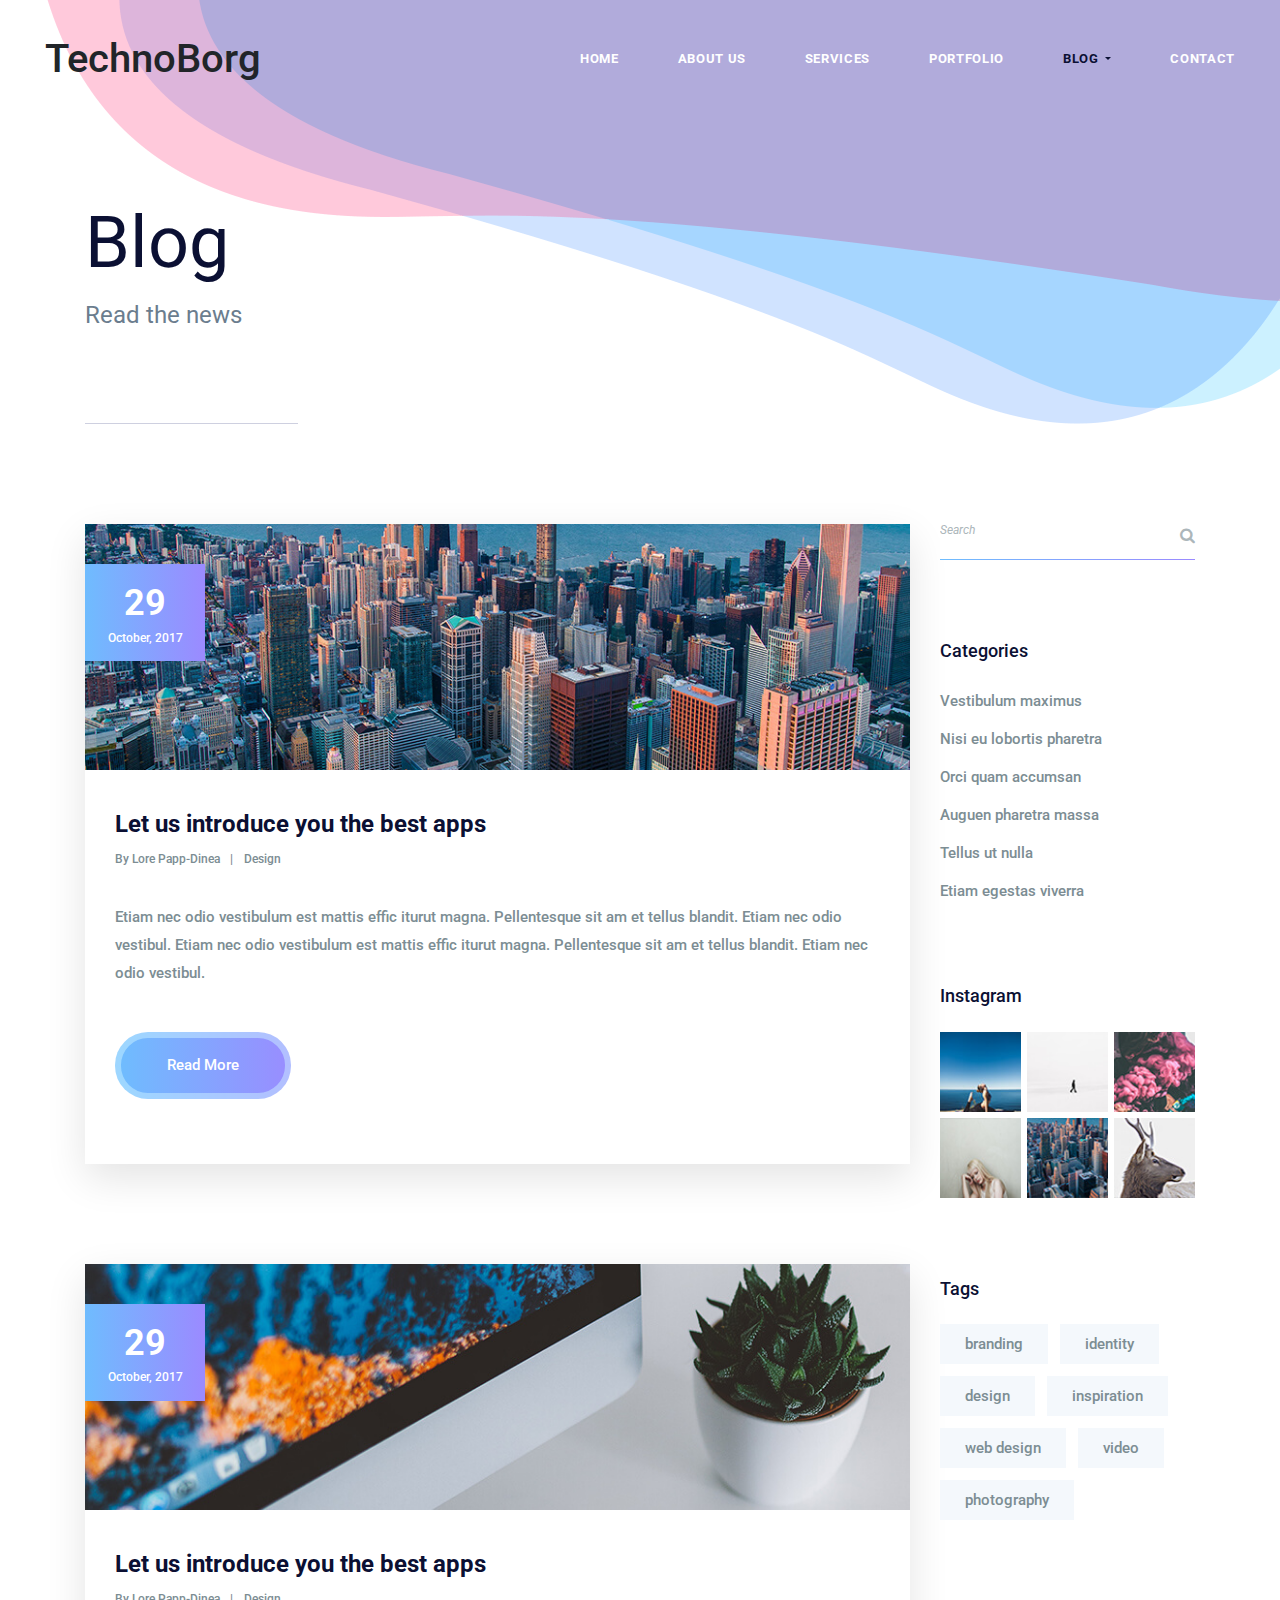
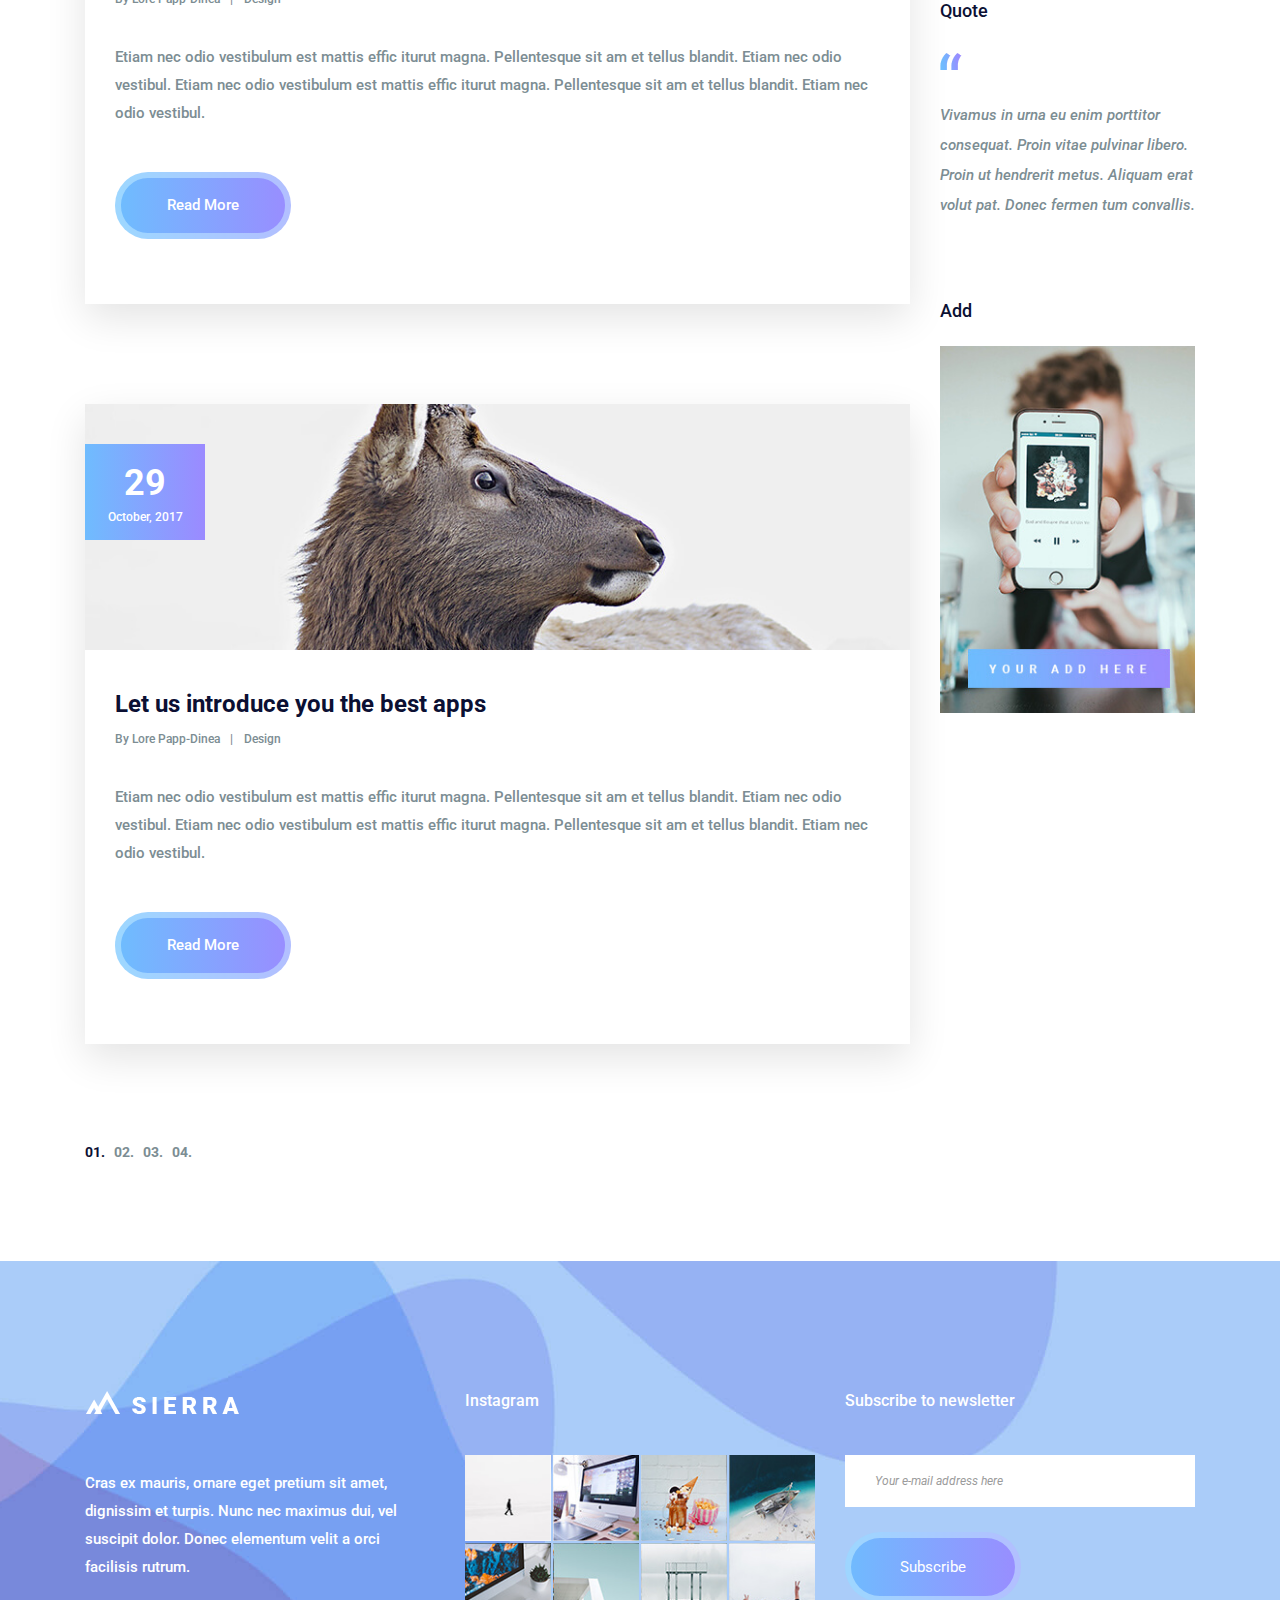
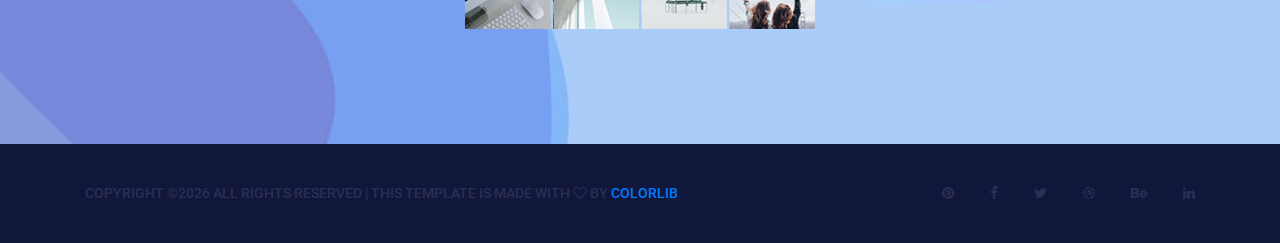
<file: blog.html>
<!DOCTYPE html>
<html lang="en">
    <head>
        <meta charset="utf-8">
        <meta http-equiv="X-UA-Compatible" content="IE=edge">
        <meta name="viewport" content="width=device-width, initial-scale=1">

        <link rel="icon" href="img/fav-icon.png" type="image/x-icon" />
        <!-- The above 3 meta tags *must* come first in the head; any other head content must come *after* these tags -->
        <title>TechnoBorg</title>

        <!-- Icon css link -->
        <link href="css/font-awesome.min.css" rel="stylesheet">
        <!-- Bootstrap -->
        <link href="css/bootstrap.min.css" rel="stylesheet">

        <!-- Rev slider css -->
        <link href="vendors/revolution/css/settings.css" rel="stylesheet">
        <link href="vendors/revolution/css/layers.css" rel="stylesheet">
        <link href="vendors/revolution/css/navigation.css" rel="stylesheet">

        <!-- Extra plugin css -->
        <link href="vendors/owl-carousel/owl.carousel.min.css" rel="stylesheet">
        <link href="vendors/magnify-popup/magnific-popup.css" rel="stylesheet">


        <link href="css/style.css" rel="stylesheet">
        <link href="css/responsive.css" rel="stylesheet">

        <!-- HTML5 shim and Respond.js for IE8 support of HTML5 elements and media queries -->
        <!-- WARNING: Respond.js doesn't work if you view the page via file:// -->
        <!--[if lt IE 9]>
        <script src="https://oss.maxcdn.com/html5shiv/3.7.3/html5shiv.min.js"></script>
        <script src="https://oss.maxcdn.com/respond/1.4.2/respond.min.js"></script>
        <![endif]-->
    </head>
    <body>

        <!--================Header Menu Area =================-->
        <header class="main_menu_area">
            <nav class="navbar navbar-expand-lg navbar-light bg-light">
                <!-- <a class="navbar-brand" href="#"><img src="img/logo.png" alt=""></a> -->
                <h1>TechnoBorg</h1>
                <button class="navbar-toggler" type="button" data-toggle="collapse" data-target="#navbarSupportedContent" aria-controls="navbarSupportedContent" aria-expanded="false" aria-label="Toggle navigation">
                    <span></span>
                    <span></span>
                    <span></span>
                </button>

                <div class="collapse navbar-collapse" id="navbarSupportedContent">
                    <ul class="navbar-nav">
                        <li class="nav-item"><a class="nav-link" href="index.html">Home</a></li>
                        <li class="nav-item"><a class="nav-link" href="about-us.html">About Us</a></li>
                        <li class="nav-item"><a class="nav-link" href="service.html">Services</a></li>
                        <li class="nav-item"><a class="nav-link" href="portfolio.html">Portfolio</a></li>
                        <li class="nav-item dropdown submenu active">
                            <a class="nav-link dropdown-toggle" href="#" id="navbarDropdown" role="button" data-toggle="dropdown" aria-haspopup="true" aria-expanded="false">
                            Blog
                            </a>
                            <ul class="dropdown-menu" aria-labelledby="navbarDropdown">
                                <li class="nav-item"><a class="nav-link" href="blog.html">Blog</a></li>
                                <li class="nav-item"><a class="nav-link" href="single-blog.html">Blog Details</a></li>
                                <li class="nav-item"><a class="nav-link" href="elements.html">Elements</a></li>
                            </ul>
                        </li>
                        <li class="nav-item"><a class="nav-link" href="contact.html">Contact</a></li>
                    </ul>
                </div>
            </nav>
        </header>
        <!--================End Header Menu Area =================-->

        <!--================Banner Area =================-->
        <section class="banner_area">
            <div class="container">
                <div class="banner_inner_text">
                    <h2>Blog</h2>
                    <p>Read the news</p>
                </div>
            </div>
        </section>
        <!--================End Banner Area =================-->

        <!--================Blog Main Area =================-->
        <section class="blog_main_area p_100">
            <div class="container">
                <div class="row">
                    <div class="col-lg-9">
                        <div class="blog_main_inner">
                            <div class="blog_main_item">
                                <div class="blog_img">
                                    <img class="img-fluid" src="img/blog/blog-1.jpg" alt="">
                                    <div class="blog_date">
                                        <h4>29</h4>
                                        <h5>October, 2017</h5>
                                    </div>
                                </div>
                                <div class="blog_text">
                                    <a href="#"><h4>Let us introduce you the best apps</h4></a>
                                    <div class="blog_author">
                                        <a href="#">By Lore Papp-Dinea</a>
                                        <a href="#">Design</a>
                                    </div>
                                    <p>Etiam nec odio vestibulum est mattis effic iturut magna. Pellentesque sit am et tellus blandit. Etiam nec odio vestibul. Etiam nec odio vestibulum est mattis effic iturut magna. Pellentesque sit am et tellus blandit. Etiam nec odio vestibul. </p>
                                    <a class="more_btn" href="#">Read More</a>
                                </div>
                            </div>
                            <div class="blog_main_item">
                                <div class="blog_img">
                                    <img class="img-fluid" src="img/blog/blog-2.jpg" alt="">
                                    <div class="blog_date">
                                        <h4>29</h4>
                                        <h5>October, 2017</h5>
                                    </div>
                                </div>
                                <div class="blog_text">
                                    <a href="#"><h4>Let us introduce you the best apps</h4></a>
                                    <div class="blog_author">
                                        <a href="#">By Lore Papp-Dinea</a>
                                        <a href="#">Design</a>
                                    </div>
                                    <p>Etiam nec odio vestibulum est mattis effic iturut magna. Pellentesque sit am et tellus blandit. Etiam nec odio vestibul. Etiam nec odio vestibulum est mattis effic iturut magna. Pellentesque sit am et tellus blandit. Etiam nec odio vestibul. </p>
                                    <a class="more_btn" href="#">Read More</a>
                                </div>
                            </div>
                            <div class="blog_main_item">
                                <div class="blog_img">
                                    <img class="img-fluid" src="img/blog/blog-3.jpg" alt="">
                                    <div class="blog_date">
                                        <h4>29</h4>
                                        <h5>October, 2017</h5>
                                    </div>
                                </div>
                                <div class="blog_text">
                                    <a href="#"><h4>Let us introduce you the best apps</h4></a>
                                    <div class="blog_author">
                                        <a href="#">By Lore Papp-Dinea</a>
                                        <a href="#">Design</a>
                                    </div>
                                    <p>Etiam nec odio vestibulum est mattis effic iturut magna. Pellentesque sit am et tellus blandit. Etiam nec odio vestibul. Etiam nec odio vestibulum est mattis effic iturut magna. Pellentesque sit am et tellus blandit. Etiam nec odio vestibul. </p>
                                    <a class="more_btn" href="#">Read More</a>
                                </div>
                            </div>
                        </div>
                    </div>
                    <div class="col-lg-3">
                        <div class="blog_right_sidebar">
                            <aside class="r_widget search_widget">
                                <div class="input-group">
                                    <input type="text" class="form-control" placeholder="Search" aria-label="Search">
                                    <span class="input-group-btn">
                                        <button class="btn btn-secondary" type="button"><i class="fa fa-search"></i></button>
                                    </span>
                                </div>
                            </aside>
                            <aside class="r_widget categories_widget">
                                <div class="r_w_title">
                                    <h3>Categories</h3>
                                </div>
                                <ul>
                                    <li><a href="#">Vestibulum maximus</a></li>
                                    <li><a href="#">Nisi eu lobortis pharetra</a></li>
                                    <li><a href="#">Orci quam accumsan</a></li>
                                    <li><a href="#">Auguen pharetra massa</a></li>
                                    <li><a href="#">Tellus ut nulla</a></li>
                                    <li><a href="#"> Etiam egestas viverra </a></li>
                                </ul>
                            </aside>
                            <aside class="r_widget insta_widget">
                                <div class="r_w_title">
                                    <h3>Instagram</h3>
                                </div>
                                <ul>
                                    <li><a href="https://www.instagram.com/?hl=en">
                                        <img class="img-fluid" src="img/instagram/right-instagram/r-in-1.jpg" alt="">
                                    </a></li>
                                    <li><a href="https://www.instagram.com/?hl=en">
                                        <img class="img-fluid" src="img/instagram/right-instagram/r-in-2.jpg" alt="">
                                    </a></li>
                                    <li><a href="https://www.instagram.com/?hl=en">
                                        <img class="img-fluid" src="img/instagram/right-instagram/r-in-3.jpg" alt="">
                                    </a></li>
                                    <li><a href="https://www.instagram.com/?hl=en">
                                        <img class="img-fluid" src="img/instagram/right-instagram/r-in-4.jpg" alt="">
                                    </a></li>
                                    <li><a href="https://www.instagram.com/?hl=en">
                                        <img class="img-fluid" src="img/instagram/right-instagram/r-in-5.jpg" alt="">
                                    </a></li>
                                    <li><a href="https://www.instagram.com/?hl=en">
                                        <img class="img-fluid" src="img/instagram/right-instagram/r-in-6.jpg" alt="">
                                    </a></li>
                                </ul>
                            </aside>
                            <aside class="r_widget tag_widget">
                                <div class="r_w_title">
                                    <h3>Tags</h3>
                                </div>
                                <ul>
                                    <li><a href="#">branding</a></li>
                                    <li><a href="#">identity</a></li>
                                    <li><a href="#">design</a></li>
                                    <li><a href="#">inspiration</a></li>
                                    <li><a href="#">web design</a></li>
                                    <li><a href="#">video</a></li>
                                    <li><a href="#">photography</a></li>
                                </ul>
                            </aside>
                            <aside class="r_widget quote_widget">
                                <div class="r_w_title">
                                    <h3>Quote</h3>
                                </div>
                                <img src="img/icon/quote-icon.png" alt="">
                                <p>Vivamus in urna eu enim porttitor consequat. Proin vitae pulvinar libero. Proin ut hendrerit metus. Aliquam erat volut pat. Donec fermen tum convallis.</p>
                            </aside>
                            <aside class="r_widget add_widget">
                                <div class="r_w_title">
                                    <h3>Add</h3>
                                </div>
                                <img class="img-fluid" src="img/add.jpg" alt="">
                            </aside>
                        </div>
                    </div>
                </div>
                <nav aria-label="Page navigation example" class="pagination_area">
                    <ul class="pagination">
                        <li class="page-item active"><a class="page-link" href="#">01.</a></li>
                        <li class="page-item"><a class="page-link" href="#">02.</a></li>
                        <li class="page-item"><a class="page-link" href="#">03.</a></li>
                        <li class="page-item"><a class="page-link" href="#">04.</a></li>
                    </ul>
                </nav>
            </div>
        </section>
        <!--================End Blog Main Area =================-->

        <!--================Footer Area =================-->
        <footer class="footr_area">
            <div class="footer_widget_area">
                <div class="container">
                    <div class="row footer_widget_inner">
                        <div class="col-lg-4 col-sm-6">
                            <aside class="f_widget f_about_widget">
                                <img src="img/footer-logo.png" alt="">
                                <p>Cras ex mauris, ornare eget pretium sit amet, dignissim et turpis. Nunc nec maximus dui, vel suscipit dolor. Donec elementum velit a orci facilisis rutrum.</p>
                            </aside>
                        </div>
                        <div class="col-lg-4 col-sm-6">
                            <aside class="f_widget f_insta_widget">
                                <div class="f_title">
                                    <h3>Instagram</h3>
                                </div>
                                <ul>
                                    <li><a href="#"><img src="img/instagram/ins-1.jpg" alt=""></a></li>
                                    <li><a href="#"><img src="img/instagram/ins-2.jpg" alt=""></a></li>
                                    <li><a href="#"><img src="img/instagram/ins-3.jpg" alt=""></a></li>
                                    <li><a href="#"><img src="img/instagram/ins-4.jpg" alt=""></a></li>
                                    <li><a href="#"><img src="img/instagram/ins-5.jpg" alt=""></a></li>
                                    <li><a href="#"><img src="img/instagram/ins-6.jpg" alt=""></a></li>
                                    <li><a href="#"><img src="img/instagram/ins-7.jpg" alt=""></a></li>
                                    <li><a href="#"><img src="img/instagram/ins-8.jpg" alt=""></a></li>
                                </ul>
                            </aside>
                        </div>
                        <div class="col-lg-4 col-sm-6">
                            <aside class="f_widget f_subs_widget">
                                <div class="f_title">
                                    <h3>Subscribe to newsletter</h3>
                                </div>
                                <div class="input-group">
                                    <input type="text" class="form-control" placeholder="Your e-mail address here" aria-label="Your e-mail address here">
                                    <span class="input-group-btn">
                                        <button class="btn btn-secondary submit_btn" type="button">Subscribe</button>
                                    </span>
                                </div>
                            </aside>
                        </div>
                    </div>
                </div>
            </div>
            <div class="footer_copyright">
                <div class="container">
                    <div class="float-sm-left">
                        <h5><!-- Link back to Colorlib can't be removed. Template is licensed under CC BY 3.0. -->
Copyright &copy;<script>document.write(new Date().getFullYear());</script> All rights reserved | This template is made with <i class="fa fa-heart-o" aria-hidden="true"></i> by <a href="https://colorlib.com" target="_blank">Colorlib</a>
<!-- Link back to Colorlib can't be removed. Template is licensed under CC BY 3.0. --></h5>
                    </div>
                    <div class="float-sm-right">
                        <ul>
                            <li><a href="#"><i class="fa fa-pinterest"></i></a></li>
                            <li><a href="#"><i class="fa fa-facebook"></i></a></li>
                            <li><a href="#"><i class="fa fa-twitter"></i></a></li>
                            <li><a href="#"><i class="fa fa-dribbble"></i></a></li>
                            <li><a href="#"><i class="fa fa-behance"></i></a></li>
                            <li><a href="#"><i class="fa fa-linkedin"></i></a></li>
                        </ul>
                    </div>
                </div>
            </div>
        </footer>
        <!--================End Footer Area =================-->




        <!-- jQuery (necessary for Bootstrap's JavaScript plugins) -->
        <script src="js/jquery-3.2.1.min.js"></script>
        <!-- Include all compiled plugins (below), or include individual files as needed -->
        <script src="js/popper.min.js"></script>
        <script src="js/bootstrap.min.js"></script>
        <!-- Rev slider js -->
        <script src="vendors/revolution/js/jquery.themepunch.tools.min.js"></script>
        <script src="vendors/revolution/js/jquery.themepunch.revolution.min.js"></script>
        <script src="vendors/revolution/js/extensions/revolution.extension.actions.min.js"></script>
        <script src="vendors/revolution/js/extensions/revolution.extension.video.min.js"></script>
        <script src="vendors/revolution/js/extensions/revolution.extension.slideanims.min.js"></script>
        <script src="vendors/revolution/js/extensions/revolution.extension.layeranimation.min.js"></script>
        <script src="vendors/revolution/js/extensions/revolution.extension.navigation.min.js"></script>
        <script src="vendors/revolution/js/extensions/revolution.extension.slideanims.min.js"></script>
        <!-- Extra plugin css -->
        <script src="vendors/counterup/jquery.waypoints.min.js"></script>
        <script src="vendors/counterup/jquery.counterup.min.js"></script>
        <script src="vendors/counterup/apear.js"></script>
        <script src="vendors/counterup/countto.js"></script>
        <script src="vendors/owl-carousel/owl.carousel.min.js"></script>
        <script src="vendors/magnify-popup/jquery.magnific-popup.min.js"></script>
        <script src="js/smoothscroll.js"></script>
        <script src="vendors/circle-bar/circle-progress.min.js"></script>
        <script src="vendors/circle-bar/plugins.js"></script>
        <script src="vendors/isotope/imagesloaded.pkgd.min.js"></script>
        <script src="vendors/isotope/isotope.pkgd.min.js"></script>

        <script src="js/circle-active.js"></script>
        <script src="js/theme.js"></script>
    </body>
</html>
</file>
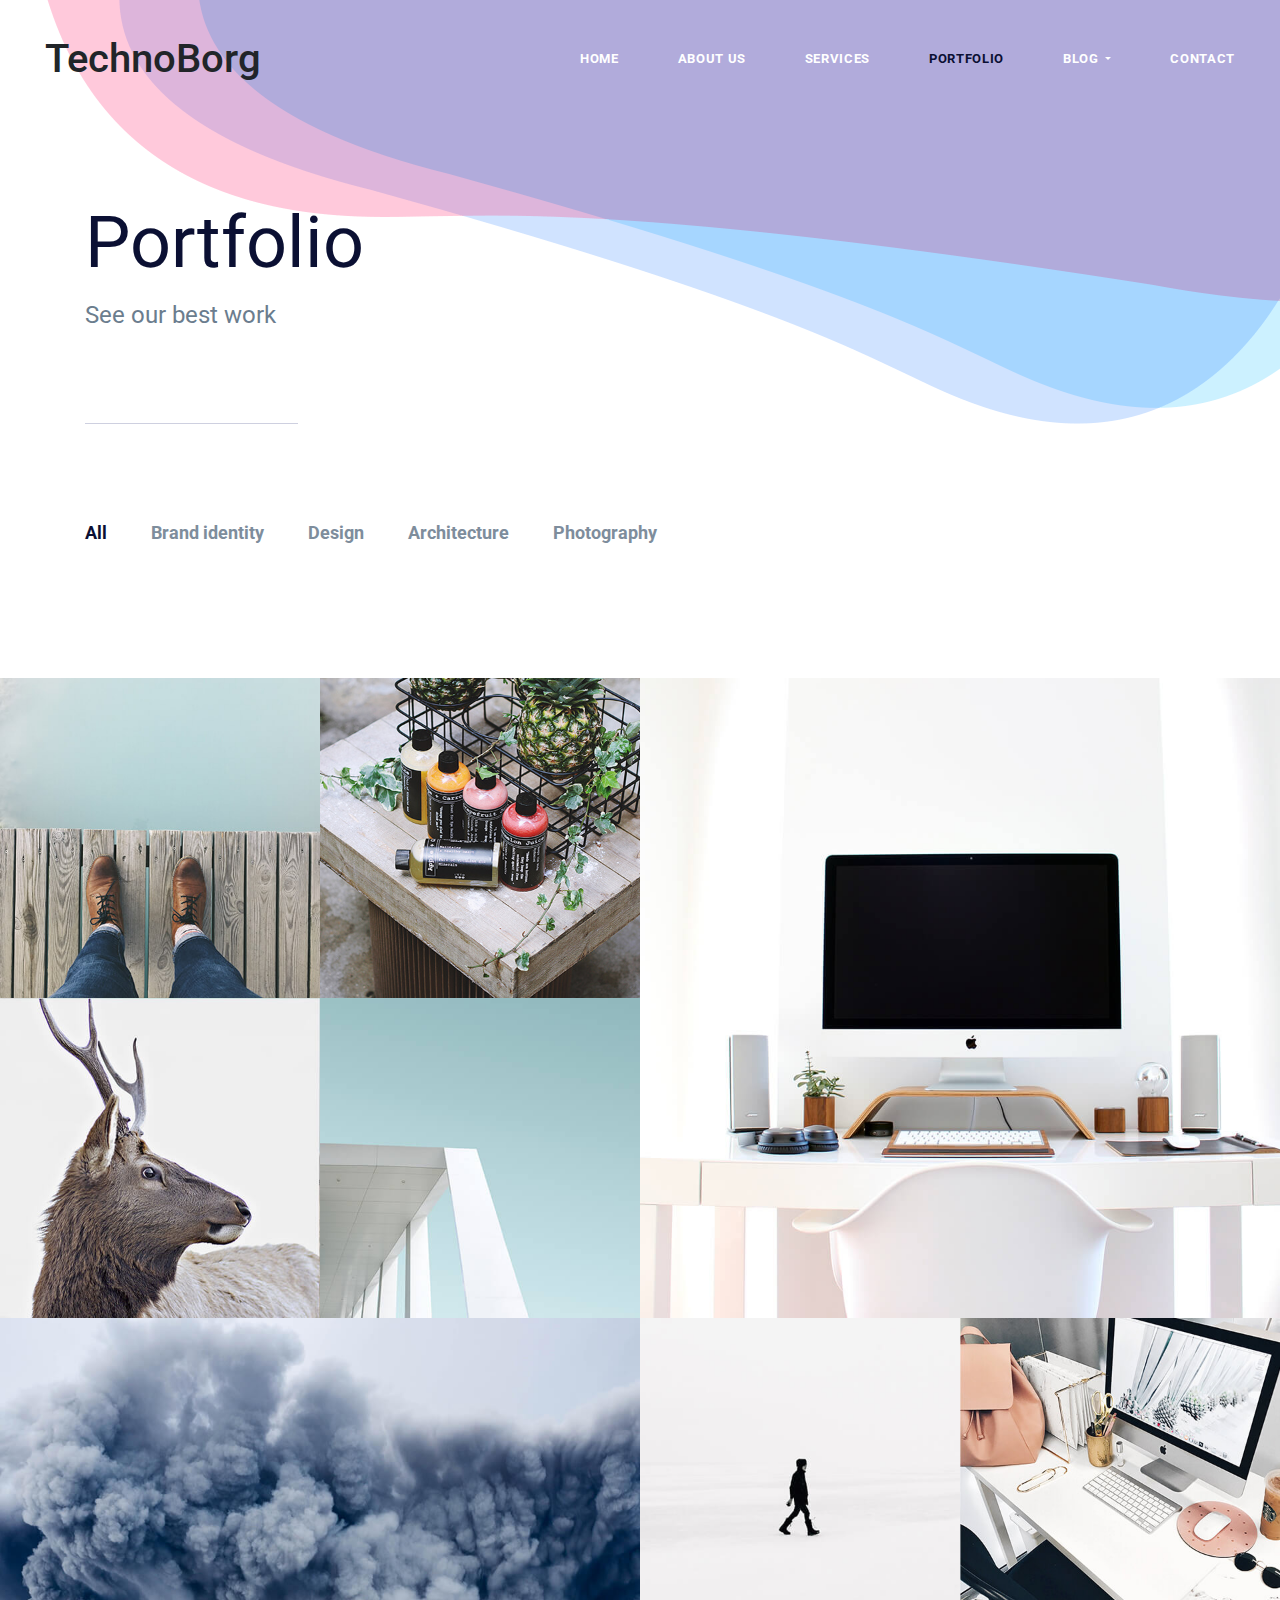
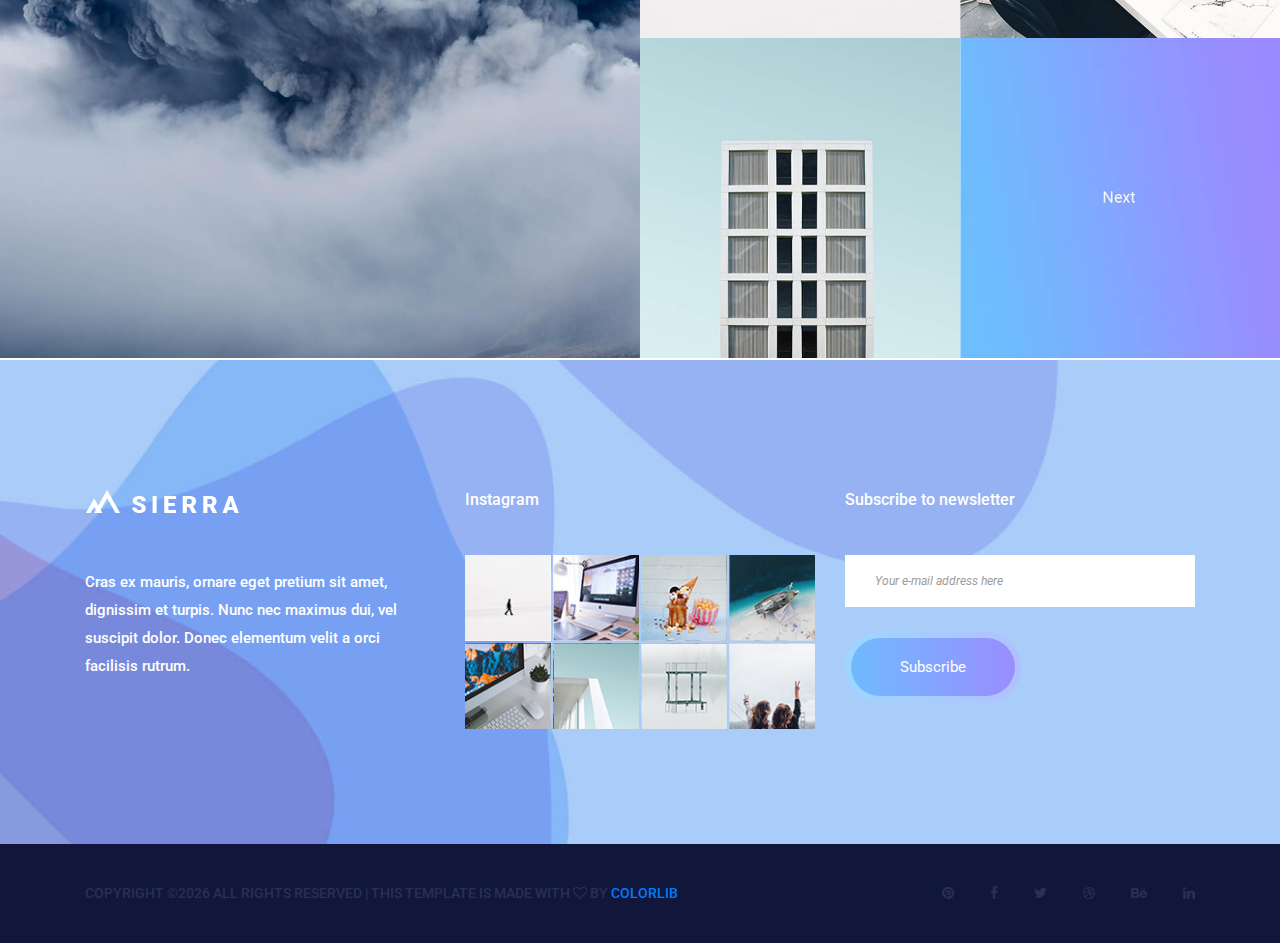
<file: portfolio.html>
<!DOCTYPE html>
<html lang="en">
    <head>
        <meta charset="utf-8">
        <meta http-equiv="X-UA-Compatible" content="IE=edge">
        <meta name="viewport" content="width=device-width, initial-scale=1">

        <link rel="icon" href="img/fav-icon.png" type="image/x-icon" />
        <!-- The above 3 meta tags *must* come first in the head; any other head content must come *after* these tags -->
        <title>TechnoBorg</title>

        <!-- Icon css link -->
        <link href="css/font-awesome.min.css" rel="stylesheet">
        <!-- Bootstrap -->
        <link href="css/bootstrap.min.css" rel="stylesheet">

        <!-- Rev slider css -->
        <link href="vendors/revolution/css/settings.css" rel="stylesheet">
        <link href="vendors/revolution/css/layers.css" rel="stylesheet">
        <link href="vendors/revolution/css/navigation.css" rel="stylesheet">

        <!-- Extra plugin css -->
        <link href="vendors/owl-carousel/owl.carousel.min.css" rel="stylesheet">
        <link href="vendors/magnify-popup/magnific-popup.css" rel="stylesheet">


        <link href="css/style.css" rel="stylesheet">
        <link href="css/responsive.css" rel="stylesheet">

        <!-- HTML5 shim and Respond.js for IE8 support of HTML5 elements and media queries -->
        <!-- WARNING: Respond.js doesn't work if you view the page via file:// -->
        <!--[if lt IE 9]>
        <script src="https://oss.maxcdn.com/html5shiv/3.7.3/html5shiv.min.js"></script>
        <script src="https://oss.maxcdn.com/respond/1.4.2/respond.min.js"></script>
        <![endif]-->
    </head>
    <body>

        <!--================Header Menu Area =================-->
        <header class="main_menu_area">
            <nav class="navbar navbar-expand-lg navbar-light bg-light">
                <!-- <a class="navbar-brand" href="#"><img src="img/logo.png" alt=""></a> -->
                <h1>TechnoBorg</h1>
                <button class="navbar-toggler" type="button" data-toggle="collapse" data-target="#navbarSupportedContent" aria-controls="navbarSupportedContent" aria-expanded="false" aria-label="Toggle navigation">
                    <span></span>
                    <span></span>
                    <span></span>
                </button>

                <div class="collapse navbar-collapse" id="navbarSupportedContent">
                    <ul class="navbar-nav">
                        <li class="nav-item"><a class="nav-link" href="index.html">Home</a></li>
                        <li class="nav-item"><a class="nav-link" href="about-us.html">About Us</a></li>
                        <li class="nav-item"><a class="nav-link" href="service.html">Services</a></li>
                        <li class="nav-item active"><a class="nav-link" href="portfolio.html">Portfolio</a></li>
                        <li class="nav-item dropdown submenu">
                            <a class="nav-link dropdown-toggle" href="#" id="navbarDropdown" role="button" data-toggle="dropdown" aria-haspopup="true" aria-expanded="false">
                            Blog
                            </a>
                            <ul class="dropdown-menu" aria-labelledby="navbarDropdown">
                                <li class="nav-item"><a class="nav-link" href="blog.html">Blog</a></li>
                                <li class="nav-item"><a class="nav-link" href="single-blog.html">Blog Details</a></li>
                                <li class="nav-item"><a class="nav-link" href="elements.html">Elements</a></li>
                            </ul>
                        </li>
                        <li class="nav-item"><a class="nav-link" href="contact.html">Contact</a></li>
                    </ul>
                </div>
            </nav>
        </header>
        <!--================End Header Menu Area =================-->

        <!--================Banner Area =================-->
        <section class="banner_area">
            <div class="container">
                <div class="banner_inner_text">
                    <h2>Portfolio</h2>
                    <p>See our best work</p>
                </div>
            </div>
        </section>
        <!--================End Banner Area =================-->

        <!--================Portfolio Area =================-->
        <section class="portfolio_area">
            <div class="container">
                <div class="portfolio_filter">
                    <ul>
                        <li class="active" data-filter="*"><a href="#">All</a></li>
                        <li data-filter=".brand"><a href="#">Brand identity</a></li>
                        <li data-filter=".design"><a href="#">Design</a></li>
                        <li data-filter=".arc"><a href="#">Architecture</a></li>
                        <li data-filter=".photo"><a href="#">Photography</a></li>
                    </ul>
                </div>
            </div>
            <div class="ms_portfolio_inner">
                <div class="ms_p_item wd_25 brand arc photo">
                    <img src="img/portfolio/ms-portfolio/ms-p-1.jpg" alt="">
                </div>
                <div class="ms_p_item wd_25 brand arc photo">
                    <img src="img/portfolio/ms-portfolio/ms-p-2.jpg" alt="">
                </div>
                <div class="ms_p_item wd_50 brand">
                    <img src="img/portfolio/ms-portfolio/ms-p-3.jpg" alt="">
                </div>
                <div class="ms_p_item wd_25 brand arc photo">
                    <img src="img/portfolio/ms-portfolio/ms-p-4.jpg" alt="">
                </div>
                <div class="ms_p_item wd_25 brand arc photo">
                    <img src="img/portfolio/ms-portfolio/ms-p-5.jpg" alt="">
                </div>
                <div class="ms_p_item wd_50">
                    <img src="img/portfolio/ms-portfolio/ms-p-6.jpg" alt="">
                </div>
                <div class="ms_p_item wd_25 design arc">
                    <img src="img/portfolio/ms-portfolio/ms-p-7.jpg" alt="">
                </div>
                <div class="ms_p_item wd_25 design arc">
                    <img src="img/portfolio/ms-portfolio/ms-p-8.jpg" alt="">
                </div>
                <div class="ms_p_item wd_25 design arc">
                    <img src="img/portfolio/ms-portfolio/ms-p-9.jpg" alt="">
                </div>
                <div class="ms_p_item wd_25 design arc">
                    <img src="img/portfolio/ms-portfolio/ms-p-10.jpg" alt="">
                </div>
            </div>
        </section>
        <!--================End Portfolio Area =================-->

        <!--================Footer Area =================-->
        <footer class="footr_area">
            <div class="footer_widget_area">
                <div class="container">
                    <div class="row footer_widget_inner">
                        <div class="col-lg-4 col-sm-6">
                            <aside class="f_widget f_about_widget">
                                <img src="img/footer-logo.png" alt="">
                                <p>Cras ex mauris, ornare eget pretium sit amet, dignissim et turpis. Nunc nec maximus dui, vel suscipit dolor. Donec elementum velit a orci facilisis rutrum.</p>
                            </aside>
                        </div>
                        <div class="col-lg-4 col-sm-6">
                            <aside class="f_widget f_insta_widget">
                                <div class="f_title">
                                    <h3>Instagram</h3>
                                </div>
                                <ul>
                                    <li><a href="#"><img src="img/instagram/ins-1.jpg" alt=""></a></li>
                                    <li><a href="#"><img src="img/instagram/ins-2.jpg" alt=""></a></li>
                                    <li><a href="#"><img src="img/instagram/ins-3.jpg" alt=""></a></li>
                                    <li><a href="#"><img src="img/instagram/ins-4.jpg" alt=""></a></li>
                                    <li><a href="#"><img src="img/instagram/ins-5.jpg" alt=""></a></li>
                                    <li><a href="#"><img src="img/instagram/ins-6.jpg" alt=""></a></li>
                                    <li><a href="#"><img src="img/instagram/ins-7.jpg" alt=""></a></li>
                                    <li><a href="#"><img src="img/instagram/ins-8.jpg" alt=""></a></li>
                                </ul>
                            </aside>
                        </div>
                        <div class="col-lg-4 col-sm-6">
                            <aside class="f_widget f_subs_widget">
                                <div class="f_title">
                                    <h3>Subscribe to newsletter</h3>
                                </div>
                                <div class="input-group">
                                    <input type="text" class="form-control" placeholder="Your e-mail address here" aria-label="Your e-mail address here">
                                    <span class="input-group-btn">
                                        <button class="btn btn-secondary submit_btn" type="button">Subscribe</button>
                                    </span>
                                </div>
                            </aside>
                        </div>
                    </div>
                </div>
            </div>
            <div class="footer_copyright">
                <div class="container">
                    <div class="float-sm-left">
                        <h5><!-- Link back to Colorlib can't be removed. Template is licensed under CC BY 3.0. -->
Copyright &copy;<script>document.write(new Date().getFullYear());</script> All rights reserved | This template is made with <i class="fa fa-heart-o" aria-hidden="true"></i> by <a href="https://colorlib.com" target="_blank">Colorlib</a>
<!-- Link back to Colorlib can't be removed. Template is licensed under CC BY 3.0. --></h5>
                    </div>
                    <div class="float-sm-right">
                        <ul>
                            <li><a href="#"><i class="fa fa-pinterest"></i></a></li>
                            <li><a href="#"><i class="fa fa-facebook"></i></a></li>
                            <li><a href="#"><i class="fa fa-twitter"></i></a></li>
                            <li><a href="#"><i class="fa fa-dribbble"></i></a></li>
                            <li><a href="#"><i class="fa fa-behance"></i></a></li>
                            <li><a href="#"><i class="fa fa-linkedin"></i></a></li>
                        </ul>
                    </div>
                </div>
            </div>
        </footer>
        <!--================End Footer Area =================-->




        <!-- jQuery (necessary for Bootstrap's JavaScript plugins) -->
        <script src="js/jquery-3.2.1.min.js"></script>
        <!-- Include all compiled plugins (below), or include individual files as needed -->
        <script src="js/popper.min.js"></script>
        <script src="js/bootstrap.min.js"></script>
        <!-- Rev slider js -->
        <script src="vendors/revolution/js/jquery.themepunch.tools.min.js"></script>
        <script src="vendors/revolution/js/jquery.themepunch.revolution.min.js"></script>
        <script src="vendors/revolution/js/extensions/revolution.extension.actions.min.js"></script>
        <script src="vendors/revolution/js/extensions/revolution.extension.video.min.js"></script>
        <script src="vendors/revolution/js/extensions/revolution.extension.slideanims.min.js"></script>
        <script src="vendors/revolution/js/extensions/revolution.extension.layeranimation.min.js"></script>
        <script src="vendors/revolution/js/extensions/revolution.extension.navigation.min.js"></script>
        <script src="vendors/revolution/js/extensions/revolution.extension.slideanims.min.js"></script>
        <!-- Extra plugin css -->
        <script src="vendors/counterup/jquery.waypoints.min.js"></script>
        <script src="vendors/counterup/jquery.counterup.min.js"></script>
        <script src="vendors/counterup/apear.js"></script>
        <script src="vendors/counterup/countto.js"></script>
        <script src="vendors/owl-carousel/owl.carousel.min.js"></script>
        <script src="vendors/magnify-popup/jquery.magnific-popup.min.js"></script>
        <script src="js/smoothscroll.js"></script>
        <script src="vendors/circle-bar/circle-progress.min.js"></script>
        <script src="vendors/circle-bar/plugins.js"></script>
        <script src="vendors/isotope/imagesloaded.pkgd.min.js"></script>
        <script src="vendors/isotope/isotope.pkgd.min.js"></script>

        <script src="js/circle-active.js"></script>
        <script src="js/theme.js"></script>
    </body>
</html>
</file>
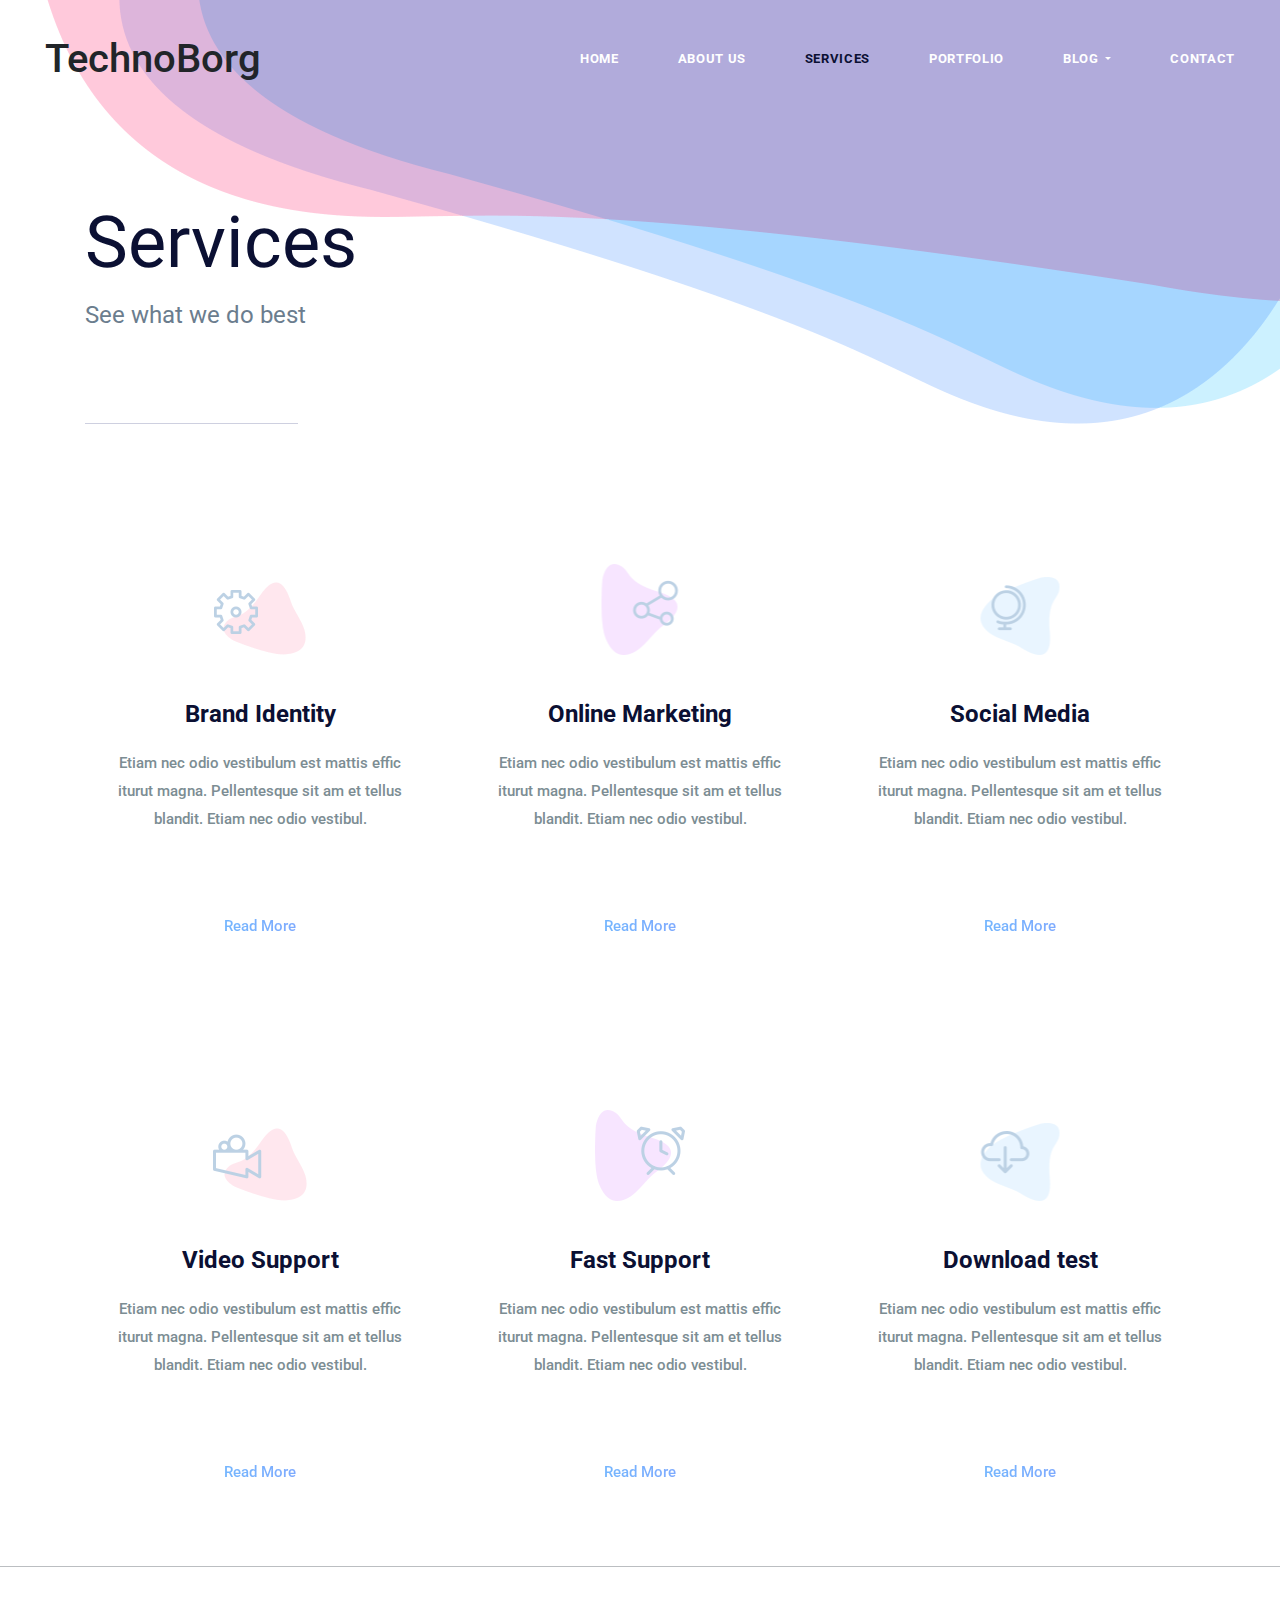
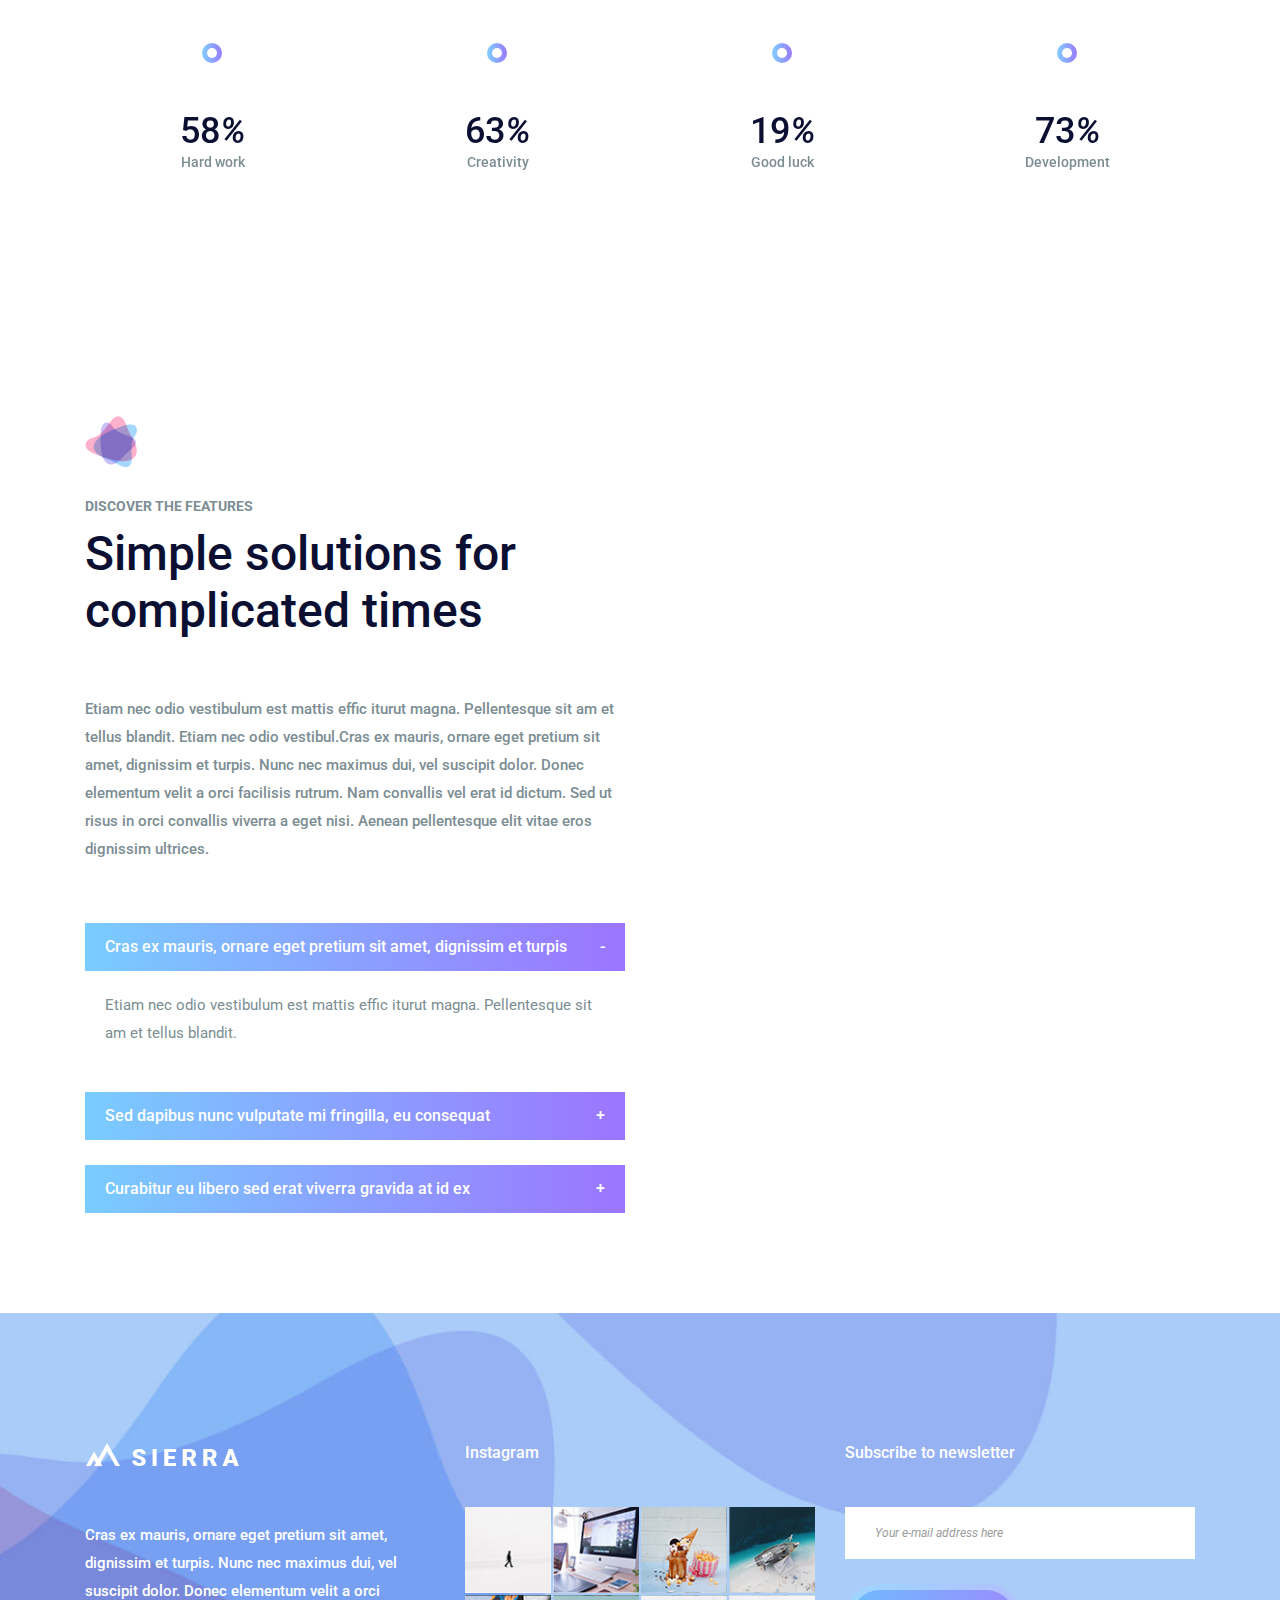
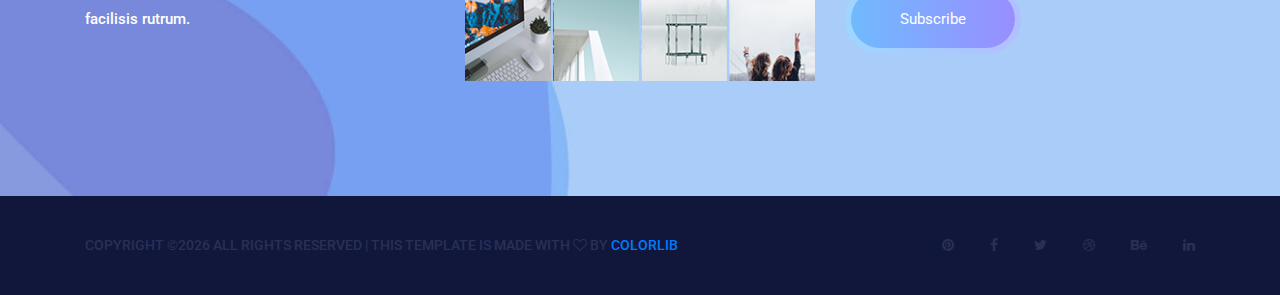
<file: service.html>
<!DOCTYPE html>
<html lang="en">
    <head>
        <meta charset="utf-8">
        <meta http-equiv="X-UA-Compatible" content="IE=edge">
        <meta name="viewport" content="width=device-width, initial-scale=1">

        <link rel="icon" href="img/fav-icon.png" type="image/x-icon" />
        <!-- The above 3 meta tags *must* come first in the head; any other head content must come *after* these tags -->
        <title>TechnoBorg</title>

        <!-- Icon css link -->
        <link href="css/font-awesome.min.css" rel="stylesheet">
        <!-- Bootstrap -->
        <link href="css/bootstrap.min.css" rel="stylesheet">

        <!-- Rev slider css -->
        <link href="vendors/revolution/css/settings.css" rel="stylesheet">
        <link href="vendors/revolution/css/layers.css" rel="stylesheet">
        <link href="vendors/revolution/css/navigation.css" rel="stylesheet">

        <!-- Extra plugin css -->
        <link href="vendors/owl-carousel/owl.carousel.min.css" rel="stylesheet">
        <link href="vendors/magnify-popup/magnific-popup.css" rel="stylesheet">


        <link href="css/style.css" rel="stylesheet">
        <link href="css/responsive.css" rel="stylesheet">

        <!-- HTML5 shim and Respond.js for IE8 support of HTML5 elements and media queries -->
        <!-- WARNING: Respond.js doesn't work if you view the page via file:// -->
        <!--[if lt IE 9]>
        <script src="https://oss.maxcdn.com/html5shiv/3.7.3/html5shiv.min.js"></script>
        <script src="https://oss.maxcdn.com/respond/1.4.2/respond.min.js"></script>
        <![endif]-->
    </head>
    <body>

        <!--================Header Menu Area =================-->
        <header class="main_menu_area">
            <nav class="navbar navbar-expand-lg navbar-light bg-light">
                <!-- <a class="navbar-brand" href="#"><img src="img/logo.png" alt=""></a> -->
                <h1>TechnoBorg</h1>
                <button class="navbar-toggler" type="button" data-toggle="collapse" data-target="#navbarSupportedContent" aria-controls="navbarSupportedContent" aria-expanded="false" aria-label="Toggle navigation">
                    <span></span>
                    <span></span>
                    <span></span>
                </button>

                <div class="collapse navbar-collapse" id="navbarSupportedContent">
                    <ul class="navbar-nav">
                        <li class="nav-item"><a class="nav-link" href="index.html">Home</a></li>
                        <li class="nav-item"><a class="nav-link" href="about-us.html">About Us</a></li>
                        <li class="nav-item active"><a class="nav-link" href="service.html">Services</a></li>
                        <li class="nav-item"><a class="nav-link" href="portfolio.html">Portfolio</a></li>
                        <li class="nav-item dropdown submenu">
                            <a class="nav-link dropdown-toggle" href="#" id="navbarDropdown" role="button" data-toggle="dropdown" aria-haspopup="true" aria-expanded="false">
                            Blog
                            </a>
                            <ul class="dropdown-menu" aria-labelledby="navbarDropdown">
                                <li class="nav-item"><a class="nav-link" href="blog.html">Blog</a></li>
                                <li class="nav-item"><a class="nav-link" href="single-blog.html">Blog Details</a></li>
                                <li class="nav-item"><a class="nav-link" href="elements.html">Elements</a></li>
                            </ul>
                        </li>
                        <li class="nav-item"><a class="nav-link" href="contact.html">Contact</a></li>
                    </ul>
                </div>
            </nav>
        </header>
        <!--================End Header Menu Area =================-->

        <!--================Banner Area =================-->
        <section class="banner_area">
            <div class="container">
                <div class="banner_inner_text">
                    <h2>Services</h2>
                    <p>See what we do best</p>
                </div>
            </div>
        </section>
        <!--================End Banner Area =================-->

        <!--================End Banner Area =================-->
        <section class="service_feature">
            <div class="container">
                <div class="row feature_inner">
                    <div class="col-lg-4 col-sm-6">
                        <div class="feature_item">
                            <div class="f_icon">
                                <img src="img/icon/f-icon-1.png" alt="">
                            </div>
                            <h4>Brand Identity</h4>
                            <p>Etiam nec odio vestibulum est mattis effic iturut magna. Pellentesque sit am et tellus blandit. Etiam nec odio vestibul. </p>
                            <a class="more_btn" href="#">Read More</a>
                        </div>
                    </div>
                    <div class="col-lg-4 col-sm-6">
                        <div class="feature_item">
                            <div class="f_icon">
                                <img src="img/icon/f-icon-2.png" alt="">
                            </div>
                            <h4>Online Marketing</h4>
                            <p>Etiam nec odio vestibulum est mattis effic iturut magna. Pellentesque sit am et tellus blandit. Etiam nec odio vestibul. </p>
                            <a class="more_btn" href="#">Read More</a>
                        </div>
                    </div>
                    <div class="col-lg-4 col-sm-6">
                        <div class="feature_item">
                            <div class="f_icon">
                                <img src="img/icon/f-icon-3.png" alt="">
                            </div>
                            <h4>Social Media</h4>
                            <p>Etiam nec odio vestibulum est mattis effic iturut magna. Pellentesque sit am et tellus blandit. Etiam nec odio vestibul. </p>
                            <a class="more_btn" href="#">Read More</a>
                        </div>
                    </div>
                    <div class="col-lg-4 col-sm-6">
                        <div class="feature_item">
                            <div class="f_icon">
                                <img src="img/icon/f-icon-4.png" alt="">
                            </div>
                            <h4>Video Support</h4>
                            <p>Etiam nec odio vestibulum est mattis effic iturut magna. Pellentesque sit am et tellus blandit. Etiam nec odio vestibul. </p>
                            <a class="more_btn" href="#">Read More</a>
                        </div>
                    </div>
                    <div class="col-lg-4 col-sm-6">
                        <div class="feature_item">
                            <div class="f_icon">
                                <img src="img/icon/f-icon-5.png" alt="">
                            </div>
                            <h4>Fast Support</h4>
                            <p>Etiam nec odio vestibulum est mattis effic iturut magna. Pellentesque sit am et tellus blandit. Etiam nec odio vestibul. </p>
                            <a class="more_btn" href="#">Read More</a>
                        </div>
                    </div>
                    <div class="col-lg-4 col-sm-6">
                        <div class="feature_item">
                            <div class="f_icon">
                                <img src="img/icon/f-icon-6.png" alt="">
                            </div>
                            <h4>Download test</h4>
                            <p>Etiam nec odio vestibulum est mattis effic iturut magna. Pellentesque sit am et tellus blandit. Etiam nec odio vestibul. </p>
                            <a class="more_btn" href="#">Read More</a>
                        </div>
                    </div>
                </div>
            </div>
        </section>
        <!--================End Banner Area =================-->

        <!--================Circle Chart Area =================-->
        <section class="circle_chart_area">
            <div class="container">
                <div class="row">
                    <div class="col-lg-3 col-sm-6">
                        <div class="circle_progress circular style-polygon" data-percentage="75" data-thickness="3" data-reverse="true" data-empty-fill="transparent" data-start-color="#987dff" data-end-color="#7acaff">
                            <div class="circle_progress_inner">
                                <strong></strong>
                                <span class="percentage"></span>
                                <h4>Hard work</h4>
                            </div>
                        </div>
                    </div>
                    <div class="col-lg-3 col-sm-6">
                        <div class="circle_progress circular style-polygon" data-percentage="83" data-thickness="3" data-reverse="true" data-empty-fill="transparent" data-start-color="#987dff" data-end-color="#7acaff">
                            <div class="circle_progress_inner">
                                <strong></strong>
                                <span class="percentage"></span>
                                <h4>Creativity</h4>
                            </div>
                        </div>
                    </div>
                    <div class="col-lg-3 col-sm-6">
                        <div class="circle_progress circular style-polygon" data-percentage="25" data-thickness="3" data-reverse="true" data-empty-fill="transparent" data-start-color="#987dff" data-end-color="#7acaff">
                            <div class="circle_progress_inner">
                                <strong></strong>
                                <span class="percentage"></span>
                                <h4>Good luck</h4>
                            </div>
                        </div>
                    </div>
                    <div class="col-lg-3 col-sm-6">
                        <div class="circle_progress circular style-polygon" data-percentage="95" data-thickness="3" data-reverse="true" data-empty-fill="transparent" data-start-color="#987dff" data-end-color="#7acaff">
                            <div class="circle_progress_inner">
                                <strong></strong>
                                <span class="percentage"></span>
                                <h4>Development</h4>
                            </div>
                        </div>
                    </div>
                </div>
            </div>
        </section>
        <!--================End Circle Chart Area =================-->

        <!--================Service Solution Area =================-->
        <section class="service_solution_area p_100">
            <div class="container">
                <div class="row s_solution_inner">
                    <div class="col-lg-6">
                        <div class="s_solution_item">
                            <div class="l_title">
                                <img src="img/icon/title-icon.png" alt="">
                                <h6>Discover the features</h6>
                                <h2>Simple solutions for complicated times</h2>
                            </div>
                            <p>Etiam nec odio vestibulum est mattis effic iturut magna. Pellentesque sit am et tellus blandit. Etiam nec odio vestibul.Cras ex mauris, ornare eget pretium sit amet, dignissim et turpis. Nunc nec maximus dui, vel suscipit dolor. Donec elementum velit a orci facilisis rutrum. Nam convallis vel erat id dictum. Sed ut risus in orci convallis viverra a eget nisi. Aenean pellentesque elit vitae eros dignissim ultrices. </p>
                            <div id="accordion" role="tablist" class="solution_collaps">
                                <div class="card">
                                    <div class="card-header" role="tab" id="headingOne">
                                        <h5 class="mb-0">
                                            <a data-toggle="collapse" href="#collapseOne" aria-expanded="true" aria-controls="collapseOne">
                                            Cras ex mauris, ornare eget pretium sit amet, dignissim et turpis
                                            <i class="minus">-</i>
                                            <i class="plus">+</i>
                                            </a>
                                        </h5>
                                    </div>

                                    <div id="collapseOne" class="collapse show" role="tabpanel" aria-labelledby="headingOne" data-parent="#accordion">
                                        <div class="card-body">
                                            <p>Etiam nec odio vestibulum est mattis effic iturut magna. Pellentesque sit am et tellus blandit. </p>
                                        </div>
                                    </div>
                                </div>
                                <div class="card">
                                    <div class="card-header" role="tab" id="headingTwo">
                                        <h5 class="mb-0">
                                            <a class="collapsed" data-toggle="collapse" href="#collapseTwo" aria-expanded="false" aria-controls="collapseTwo">
                                            Sed dapibus nunc vulputate mi fringilla, eu consequat
                                            <i class="minus">-</i>
                                            <i class="plus">+</i>
                                            </a>
                                        </h5>
                                    </div>
                                    <div id="collapseTwo" class="collapse" role="tabpanel" aria-labelledby="headingTwo" data-parent="#accordion">
                                        <div class="card-body">
                                            <p>Etiam nec odio vestibulum est mattis effic iturut magna. Pellentesque sit am et tellus blandit. </p>
                                        </div>
                                    </div>
                                </div>
                                <div class="card">
                                    <div class="card-header" role="tab" id="headingThree">
                                        <h5 class="mb-0">
                                            <a class="collapsed" data-toggle="collapse" href="#collapseThree" aria-expanded="false" aria-controls="collapseThree">
                                            Curabitur eu libero sed erat viverra gravida at id ex
                                            <i class="minus">-</i>
                                            <i class="plus">+</i>
                                            </a>
                                        </h5>
                                    </div>
                                    <div id="collapseThree" class="collapse" role="tabpanel" aria-labelledby="headingThree" data-parent="#accordion">
                                        <div class="card-body">
                                            <p>Etiam nec odio vestibulum est mattis effic iturut magna. Pellentesque sit am et tellus blandit. </p>
                                        </div>
                                    </div>
                                </div>
                            </div>
                        </div>
                    </div>
                </div>
            </div>
        </section>
        <!--================End Service Solution Area =================-->

        <!--================Footer Area =================-->
        <footer class="footr_area">
            <div class="footer_widget_area">
                <div class="container">
                    <div class="row footer_widget_inner">
                        <div class="col-lg-4 col-sm-6">
                            <aside class="f_widget f_about_widget">
                                <img src="img/footer-logo.png" alt="">
                                <p>Cras ex mauris, ornare eget pretium sit amet, dignissim et turpis. Nunc nec maximus dui, vel suscipit dolor. Donec elementum velit a orci facilisis rutrum.</p>
                            </aside>
                        </div>
                        <div class="col-lg-4 col-sm-6">
                            <aside class="f_widget f_insta_widget">
                                <div class="f_title">
                                    <h3>Instagram</h3>
                                </div>
                                <ul>
                                    <li><a href="#"><img src="img/instagram/ins-1.jpg" alt=""></a></li>
                                    <li><a href="#"><img src="img/instagram/ins-2.jpg" alt=""></a></li>
                                    <li><a href="#"><img src="img/instagram/ins-3.jpg" alt=""></a></li>
                                    <li><a href="#"><img src="img/instagram/ins-4.jpg" alt=""></a></li>
                                    <li><a href="#"><img src="img/instagram/ins-5.jpg" alt=""></a></li>
                                    <li><a href="#"><img src="img/instagram/ins-6.jpg" alt=""></a></li>
                                    <li><a href="#"><img src="img/instagram/ins-7.jpg" alt=""></a></li>
                                    <li><a href="#"><img src="img/instagram/ins-8.jpg" alt=""></a></li>
                                </ul>
                            </aside>
                        </div>
                        <div class="col-lg-4 col-sm-6">
                            <aside class="f_widget f_subs_widget">
                                <div class="f_title">
                                    <h3>Subscribe to newsletter</h3>
                                </div>
                                <div class="input-group">
                                    <input type="text" class="form-control" placeholder="Your e-mail address here" aria-label="Your e-mail address here">
                                    <span class="input-group-btn">
                                        <button class="btn btn-secondary submit_btn" type="button">Subscribe</button>
                                    </span>
                                </div>
                            </aside>
                        </div>
                    </div>
                </div>
            </div>
            <div class="footer_copyright">
                <div class="container">
                    <div class="float-sm-left">
                        <h5><!-- Link back to Colorlib can't be removed. Template is licensed under CC BY 3.0. -->
Copyright &copy;<script>document.write(new Date().getFullYear());</script> All rights reserved | This template is made with <i class="fa fa-heart-o" aria-hidden="true"></i> by <a href="https://colorlib.com" target="_blank">Colorlib</a>
<!-- Link back to Colorlib can't be removed. Template is licensed under CC BY 3.0. --></h5>
                    </div>
                    <div class="float-sm-right">
                        <ul>
                            <li><a href="#"><i class="fa fa-pinterest"></i></a></li>
                            <li><a href="#"><i class="fa fa-facebook"></i></a></li>
                            <li><a href="#"><i class="fa fa-twitter"></i></a></li>
                            <li><a href="#"><i class="fa fa-dribbble"></i></a></li>
                            <li><a href="#"><i class="fa fa-behance"></i></a></li>
                            <li><a href="#"><i class="fa fa-linkedin"></i></a></li>
                        </ul>
                    </div>
                </div>
            </div>
        </footer>
        <!--================End Footer Area =================-->




        <!-- jQuery (necessary for Bootstrap's JavaScript plugins) -->
        <script src="js/jquery-3.2.1.min.js"></script>
        <!-- Include all compiled plugins (below), or include individual files as needed -->
        <script src="js/popper.min.js"></script>
        <script src="js/bootstrap.min.js"></script>
        <!-- Rev slider js -->
        <script src="vendors/revolution/js/jquery.themepunch.tools.min.js"></script>
        <script src="vendors/revolution/js/jquery.themepunch.revolution.min.js"></script>
        <script src="vendors/revolution/js/extensions/revolution.extension.actions.min.js"></script>
        <script src="vendors/revolution/js/extensions/revolution.extension.video.min.js"></script>
        <script src="vendors/revolution/js/extensions/revolution.extension.slideanims.min.js"></script>
        <script src="vendors/revolution/js/extensions/revolution.extension.layeranimation.min.js"></script>
        <script src="vendors/revolution/js/extensions/revolution.extension.navigation.min.js"></script>
        <script src="vendors/revolution/js/extensions/revolution.extension.slideanims.min.js"></script>
        <!-- Extra plugin css -->
        <script src="vendors/counterup/jquery.waypoints.min.js"></script>
        <script src="vendors/counterup/jquery.counterup.min.js"></script>
        <script src="vendors/counterup/apear.js"></script>
        <script src="vendors/counterup/countto.js"></script>
        <script src="vendors/owl-carousel/owl.carousel.min.js"></script>
        <script src="vendors/magnify-popup/jquery.magnific-popup.min.js"></script>
        <script src="js/smoothscroll.js"></script>
        <script src="vendors/circle-bar/circle-progress.min.js"></script>
        <script src="vendors/circle-bar/plugins.js"></script>

        <script src="js/circle-active.js"></script>
        <script src="js/theme.js"></script>
    </body>
</html>
</file>
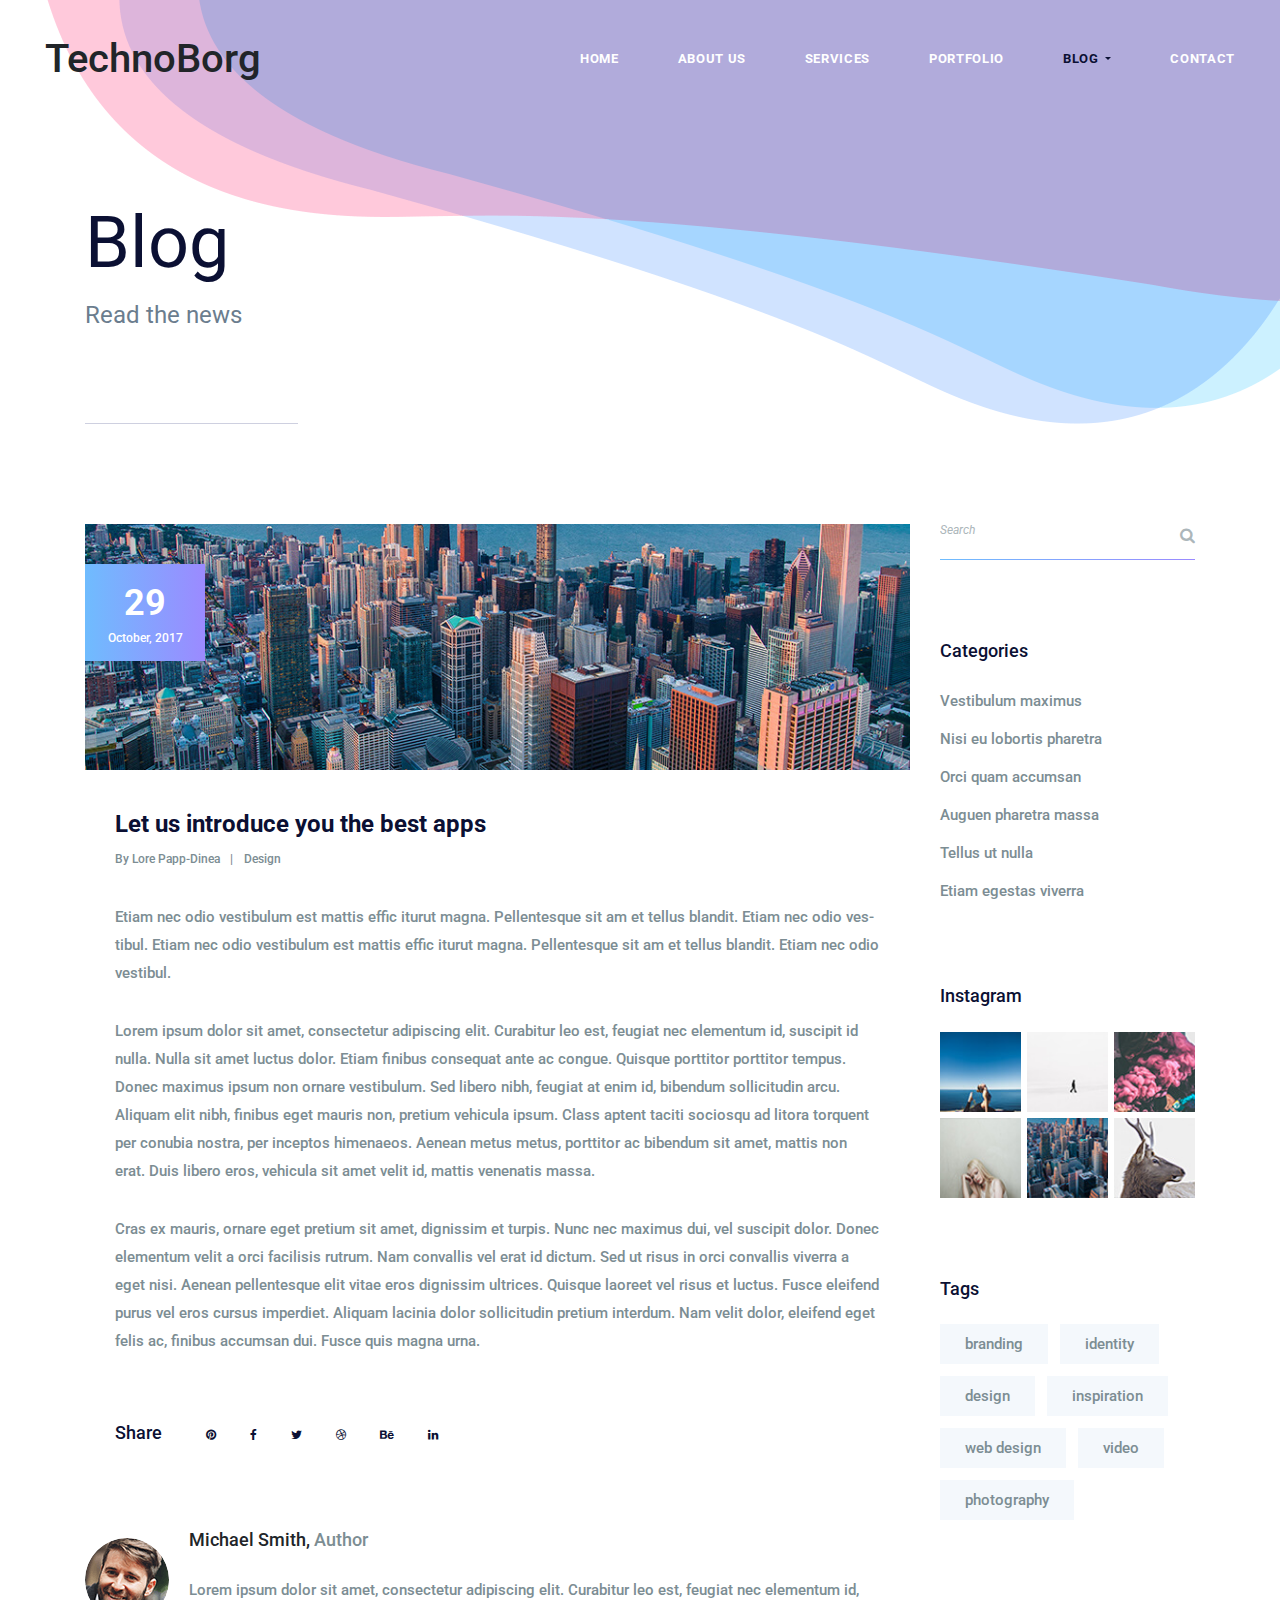
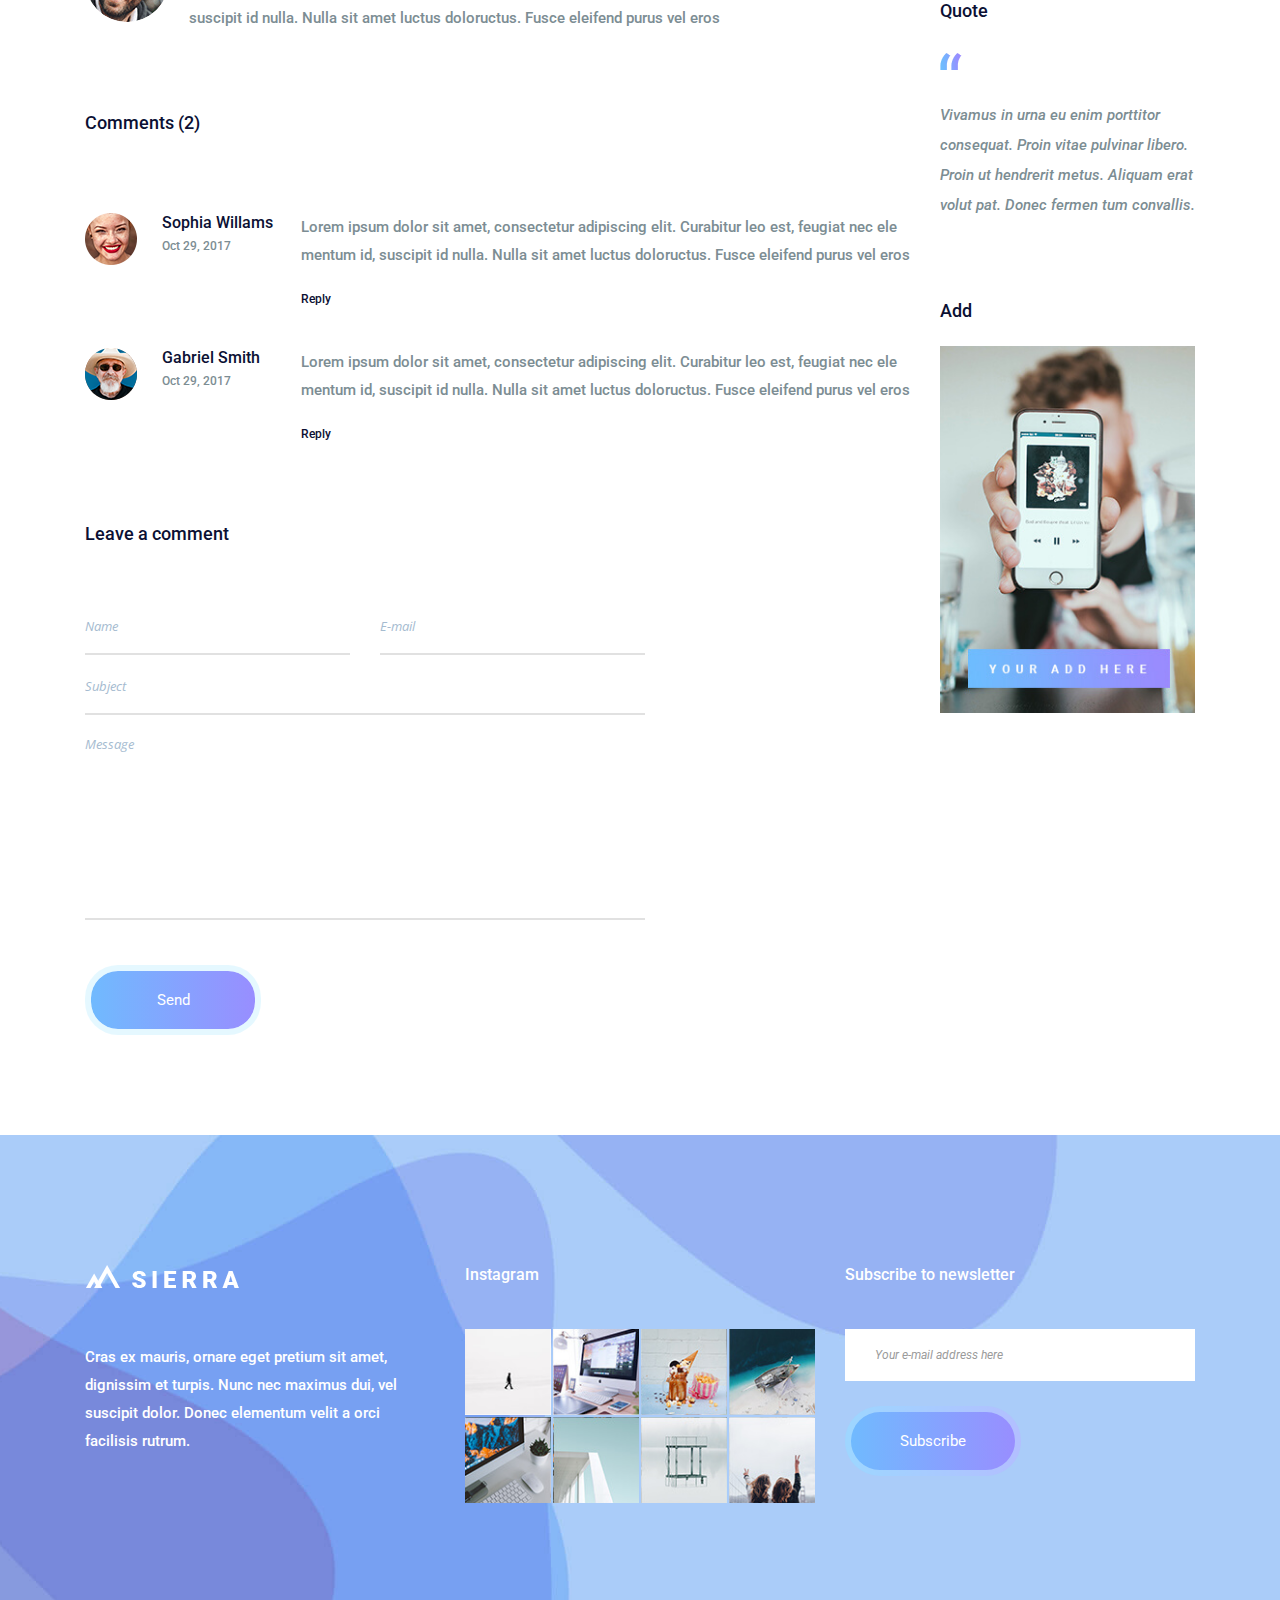
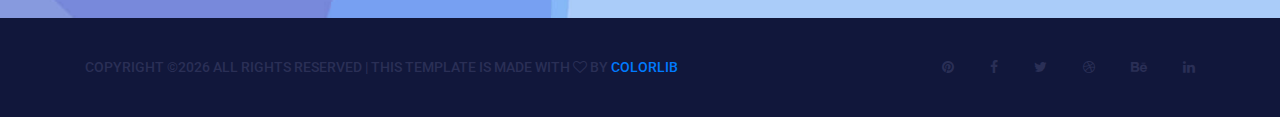
<file: single-blog.html>
<!DOCTYPE html>
<html lang="en">
    <head>
        <meta charset="utf-8">
        <meta http-equiv="X-UA-Compatible" content="IE=edge">
        <meta name="viewport" content="width=device-width, initial-scale=1">

        <link rel="icon" href="img/fav-icon.png" type="image/x-icon" />
        <!-- The above 3 meta tags *must* come first in the head; any other head content must come *after* these tags -->
        <title>TechnoBorg</title>

        <!-- Icon css link -->
        <link href="css/font-awesome.min.css" rel="stylesheet">
        <!-- Bootstrap -->
        <link href="css/bootstrap.min.css" rel="stylesheet">

        <!-- Rev slider css -->
        <link href="vendors/revolution/css/settings.css" rel="stylesheet">
        <link href="vendors/revolution/css/layers.css" rel="stylesheet">
        <link href="vendors/revolution/css/navigation.css" rel="stylesheet">

        <!-- Extra plugin css -->
        <link href="vendors/owl-carousel/owl.carousel.min.css" rel="stylesheet">
        <link href="vendors/magnify-popup/magnific-popup.css" rel="stylesheet">


        <link href="css/style.css" rel="stylesheet">
        <link href="css/responsive.css" rel="stylesheet">

        <!-- HTML5 shim and Respond.js for IE8 support of HTML5 elements and media queries -->
        <!-- WARNING: Respond.js doesn't work if you view the page via file:// -->
        <!--[if lt IE 9]>
        <script src="https://oss.maxcdn.com/html5shiv/3.7.3/html5shiv.min.js"></script>
        <script src="https://oss.maxcdn.com/respond/1.4.2/respond.min.js"></script>
        <![endif]-->
    </head>
    <body>

        <!--================Header Menu Area =================-->
        <header class="main_menu_area">
            <nav class="navbar navbar-expand-lg navbar-light bg-light">
                <!-- <a class="navbar-brand" href="#"><img src="img/logo.png" alt=""></a> -->
                <h1>TechnoBorg</h1>
                <button class="navbar-toggler" type="button" data-toggle="collapse" data-target="#navbarSupportedContent" aria-controls="navbarSupportedContent" aria-expanded="false" aria-label="Toggle navigation">
                    <span></span>
                    <span></span>
                    <span></span>
                </button>

                <div class="collapse navbar-collapse" id="navbarSupportedContent">
                    <ul class="navbar-nav">
                        <li class="nav-item"><a class="nav-link" href="index.html">Home</a></li>
                        <li class="nav-item"><a class="nav-link" href="about-us.html">About Us</a></li>
                        <li class="nav-item"><a class="nav-link" href="service.html">Services</a></li>
                        <li class="nav-item"><a class="nav-link" href="portfolio.html">Portfolio</a></li>
                        <li class="nav-item dropdown submenu active">
                            <a class="nav-link dropdown-toggle" href="#" id="navbarDropdown" role="button" data-toggle="dropdown" aria-haspopup="true" aria-expanded="false">
                            Blog
                            </a>
                            <ul class="dropdown-menu" aria-labelledby="navbarDropdown">
                                <li class="nav-item"><a class="nav-link" href="blog.html">Blog</a></li>
                                <li class="nav-item"><a class="nav-link" href="single-blog.html">Blog Details</a></li>
                                <li class="nav-item"><a class="nav-link" href="elements.html">Elements</a></li>
                            </ul>
                        </li>
                        <li class="nav-item"><a class="nav-link" href="contact.html">Contact</a></li>
                    </ul>
                </div>
            </nav>
        </header>
        <!--================End Header Menu Area =================-->

        <!--================Banner Area =================-->
        <section class="banner_area">
            <div class="container">
                <div class="banner_inner_text">
                    <h2>Blog</h2>
                    <p>Read the news</p>
                </div>
            </div>
        </section>
        <!--================End Banner Area =================-->

        <!--================Blog Main Area =================-->
        <section class="blog_main_area p_100">
            <div class="container">
                <div class="row">
                    <div class="col-lg-9">
                        <div class="single_blog_inner">
                            <div class="s_blog_main">
                                <div class="blog_img">
                                    <img class="img-fluid" src="img/blog/blog-1.jpg" alt="">
                                    <div class="blog_date">
                                        <h4>29</h4>
                                        <h5>October, 2017</h5>
                                    </div>
                                </div>
                                <div class="blog_text">
                                    <a href="#"><h4>Let us introduce you the best apps</h4></a>
                                    <div class="blog_author">
                                        <a href="#">By Lore Papp-Dinea</a>
                                        <a href="#">Design</a>
                                    </div>
                                    <p>Etiam nec odio vestibulum est mattis effic iturut magna. Pellentesque sit am et tellus blandit. Etiam nec odio ves-tibul. Etiam nec odio vestibulum est mattis effic iturut magna. Pellentesque sit am et tellus blandit. Etiam nec odio vestibul. </p>
                                    <p> Lorem ipsum dolor sit amet, consectetur adipiscing elit. Curabitur leo est, feugiat nec elementum id, suscipit id nulla. Nulla sit amet luctus dolor. Etiam finibus consequat ante ac congue. Quisque porttitor porttitor tempus. Donec maximus ipsum non ornare vestibulum. Sed libero nibh, feugiat at enim id, bibendum sollicitudin arcu. Aliquam elit nibh, finibus eget mauris non, pretium vehicula ipsum. Class aptent taciti sociosqu ad litora torquent per conubia nostra, per inceptos himenaeos. Aenean metus metus, porttitor ac bibendum sit amet, mattis non erat. Duis libero eros, vehicula sit amet velit id, mattis venenatis massa.</p>
                                    <p>Cras ex mauris, ornare eget pretium sit amet, dignissim et turpis. Nunc nec maximus dui, vel suscipit dolor. Donec elementum velit a orci facilisis rutrum. Nam convallis vel erat id dictum. Sed ut risus in orci convallis viverra a eget nisi. Aenean pellentesque elit vitae eros dignissim ultrices. Quisque laoreet vel risus et luctus. Fusce eleifend purus vel eros cursus imperdiet. Aliquam lacinia dolor sollicitudin pretium interdum. Nam velit dolor, eleifend eget felis ac, finibus accumsan dui. Fusce quis magna urna. </p>
                                </div>
                            </div>
                            <div class="s_blog_social">
                                <h3>Share</h3>
                                <ul>
                                    <li><a href="#"><i class="fa fa-pinterest" aria-hidden="true"></i></a></li>
                                    <li><a href="#"><i class="fa fa-facebook" aria-hidden="true"></i></a></li>
                                    <li><a href="#"><i class="fa fa-twitter" aria-hidden="true"></i></a></li>
                                    <li><a href="#"><i class="fa fa-dribbble" aria-hidden="true"></i></a></li>
                                    <li><a href="#"><i class="fa fa-behance" aria-hidden="true"></i></a></li>
                                    <li><a href="#"><i class="fa fa-linkedin" aria-hidden="true"></i></a></li>
                                </ul>
                            </div>
                            <div class="blog_author">
                                <div class="media">
                                    <div class="d-flex">
                                        <img class="rounded-circle" src="img/blog/blog-author.png" alt="">
                                    </div>
                                    <div class="media-body">
                                        <h4>Michael Smith, <span>Author</span></h4>
                                        <p> Lorem ipsum dolor sit amet, consectetur adipiscing elit. Curabitur leo est, feugiat nec elementum id, suscipit id nulla. Nulla sit amet luctus doloructus. Fusce eleifend purus vel eros </p>
                                    </div>
                                </div>
                            </div>
                            <div class="blog_comment">
                                <h3>Comments (2)</h3>
                                <div class="media">
                                    <img src="img/comment/comment-1.png" alt="">
                                    <div class="d-flex">
                                        <h4>Sophia Willams</h4>
                                        <h5>Oct 29, 2017</h5>
                                    </div>
                                    <div class="media-body">
                                        <p>Lorem ipsum dolor sit amet, consectetur adipiscing elit. Curabitur leo est, feugiat nec ele mentum id, suscipit id nulla. Nulla sit amet luctus doloructus. Fusce eleifend purus vel eros</p>
                                        <a href="#">Reply</a>
                                    </div>
                                </div>
                                <div class="media">
                                    <img src="img/comment/comment-2.png" alt="">
                                    <div class="d-flex">
                                        <h4>Gabriel Smith</h4>
                                        <h5>Oct 29, 2017</h5>
                                    </div>
                                    <div class="media-body">
                                        <p>Lorem ipsum dolor sit amet, consectetur adipiscing elit. Curabitur leo est, feugiat nec ele mentum id, suscipit id nulla. Nulla sit amet luctus doloructus. Fusce eleifend purus vel eros</p>
                                        <a href="#">Reply</a>
                                    </div>
                                </div>
                            </div>
                            <div class="blog_comment_form">
                                <h3>Leave a comment</h3>
                                <form class="row contact_us_form" action="contact_process.php" method="post" id="contactForm" novalidate="novalidate">
                                    <div class="form-group col-sm-6">
                                        <input type="text" class="form-control" id="name" name="name" placeholder="Name">
                                    </div>
                                    <div class="form-group col-sm-6">
                                        <input type="email" class="form-control" id="email" name="email" placeholder="E-mail">
                                    </div>
                                    <div class="form-group col-sm-12">
                                        <input type="text" class="form-control" id="subject" name="subject" placeholder="Subject">
                                    </div>
                                    <div class="form-group col-sm-12">
                                        <textarea class="form-control" name="message" id="message" rows="1" placeholder="Message"></textarea>
                                    </div>
                                    <div class="form-group col-sm-12">
                                        <button type="submit" value="submit" class="btn submit_btn form-control">Send</button>
                                    </div>
                                </form>
                            </div>
                        </div>
                    </div>
                    <div class="col-lg-3">
                        <div class="blog_right_sidebar">
                            <aside class="r_widget search_widget">
                                <div class="input-group">
                                    <input type="text" class="form-control" placeholder="Search" aria-label="Search">
                                    <span class="input-group-btn">
                                        <button class="btn btn-secondary" type="button"><i class="fa fa-search"></i></button>
                                    </span>
                                </div>
                            </aside>
                            <aside class="r_widget categories_widget">
                                <div class="r_w_title">
                                    <h3>Categories</h3>
                                </div>
                                <ul>
                                    <li><a href="#">Vestibulum maximus</a></li>
                                    <li><a href="#">Nisi eu lobortis pharetra</a></li>
                                    <li><a href="#">Orci quam accumsan</a></li>
                                    <li><a href="#">Auguen pharetra massa</a></li>
                                    <li><a href="#">Tellus ut nulla</a></li>
                                    <li><a href="#"> Etiam egestas viverra </a></li>
                                </ul>
                            </aside>
                            <aside class="r_widget insta_widget">
                                <div class="r_w_title">
                                    <h3>Instagram</h3>
                                </div>
                                <ul>
                                    <li><a href="https://www.instagram.com/?hl=en">
                                        <img class="img-fluid" src="img/instagram/right-instagram/r-in-1.jpg" alt="">
                                    </a></li>
                                    <li><a href="https://www.instagram.com/?hl=en">
                                        <img class="img-fluid" src="img/instagram/right-instagram/r-in-2.jpg" alt="">
                                    </a></li>
                                    <li><a href="https://www.instagram.com/?hl=en">
                                        <img class="img-fluid" src="img/instagram/right-instagram/r-in-3.jpg" alt="">
                                    </a></li>
                                    <li><a href="https://www.instagram.com/?hl=en">
                                        <img class="img-fluid" src="img/instagram/right-instagram/r-in-4.jpg" alt="">
                                    </a></li>
                                    <li><a href="https://www.instagram.com/?hl=en">
                                        <img class="img-fluid" src="img/instagram/right-instagram/r-in-5.jpg" alt="">
                                    </a></li>
                                    <li><a href="https://www.instagram.com/?hl=en">
                                        <img class="img-fluid" src="img/instagram/right-instagram/r-in-6.jpg" alt="">
                                    </a></li>
                                </ul>
                            </aside>
                            <aside class="r_widget tag_widget">
                                <div class="r_w_title">
                                    <h3>Tags</h3>
                                </div>
                                <ul>
                                    <li><a href="#">branding</a></li>
                                    <li><a href="#">identity</a></li>
                                    <li><a href="#">design</a></li>
                                    <li><a href="#">inspiration</a></li>
                                    <li><a href="#">web design</a></li>
                                    <li><a href="#">video</a></li>
                                    <li><a href="#">photography</a></li>
                                </ul>
                            </aside>
                            <aside class="r_widget quote_widget">
                                <div class="r_w_title">
                                    <h3>Quote</h3>
                                </div>
                                <img src="img/icon/quote-icon.png" alt="">
                                <p>Vivamus in urna eu enim porttitor consequat. Proin vitae pulvinar libero. Proin ut hendrerit metus. Aliquam erat volut pat. Donec fermen tum convallis.</p>
                            </aside>
                            <aside class="r_widget add_widget">
                                <div class="r_w_title">
                                    <h3>Add</h3>
                                </div>
                                <img class="img-fluid" src="img/add.jpg" alt="">
                            </aside>
                        </div>
                    </div>
                </div>
            </div>
        </section>
        <!--================End Blog Main Area =================-->

        <!--================Footer Area =================-->
        <footer class="footr_area">
            <div class="footer_widget_area">
                <div class="container">
                    <div class="row footer_widget_inner">
                        <div class="col-lg-4 col-sm-6">
                            <aside class="f_widget f_about_widget">
                                <img src="img/footer-logo.png" alt="">
                                <p>Cras ex mauris, ornare eget pretium sit amet, dignissim et turpis. Nunc nec maximus dui, vel suscipit dolor. Donec elementum velit a orci facilisis rutrum.</p>
                            </aside>
                        </div>
                        <div class="col-lg-4 col-sm-6">
                            <aside class="f_widget f_insta_widget">
                                <div class="f_title">
                                    <h3>Instagram</h3>
                                </div>
                                <ul>
                                    <li><a href="#"><img src="img/instagram/ins-1.jpg" alt=""></a></li>
                                    <li><a href="#"><img src="img/instagram/ins-2.jpg" alt=""></a></li>
                                    <li><a href="#"><img src="img/instagram/ins-3.jpg" alt=""></a></li>
                                    <li><a href="#"><img src="img/instagram/ins-4.jpg" alt=""></a></li>
                                    <li><a href="#"><img src="img/instagram/ins-5.jpg" alt=""></a></li>
                                    <li><a href="#"><img src="img/instagram/ins-6.jpg" alt=""></a></li>
                                    <li><a href="#"><img src="img/instagram/ins-7.jpg" alt=""></a></li>
                                    <li><a href="#"><img src="img/instagram/ins-8.jpg" alt=""></a></li>
                                </ul>
                            </aside>
                        </div>
                        <div class="col-lg-4 col-sm-6">
                            <aside class="f_widget f_subs_widget">
                                <div class="f_title">
                                    <h3>Subscribe to newsletter</h3>
                                </div>
                                <div class="input-group">
                                    <input type="text" class="form-control" placeholder="Your e-mail address here" aria-label="Your e-mail address here">
                                    <span class="input-group-btn">
                                        <button class="btn btn-secondary submit_btn" type="button">Subscribe</button>
                                    </span>
                                </div>
                            </aside>
                        </div>
                    </div>
                </div>
            </div>
            <div class="footer_copyright">
                <div class="container">
                    <div class="float-sm-left">
                        <h5><!-- Link back to Colorlib can't be removed. Template is licensed under CC BY 3.0. -->
Copyright &copy;<script>document.write(new Date().getFullYear());</script> All rights reserved | This template is made with <i class="fa fa-heart-o" aria-hidden="true"></i> by <a href="https://colorlib.com" target="_blank">Colorlib</a>
<!-- Link back to Colorlib can't be removed. Template is licensed under CC BY 3.0. --></h5>
                    </div>
                    <div class="float-sm-right">
                        <ul>
                            <li><a href="#"><i class="fa fa-pinterest"></i></a></li>
                            <li><a href="#"><i class="fa fa-facebook"></i></a></li>
                            <li><a href="#"><i class="fa fa-twitter"></i></a></li>
                            <li><a href="#"><i class="fa fa-dribbble"></i></a></li>
                            <li><a href="#"><i class="fa fa-behance"></i></a></li>
                            <li><a href="#"><i class="fa fa-linkedin"></i></a></li>
                        </ul>
                    </div>
                </div>
            </div>
        </footer>
        <!--================End Footer Area =================-->




        <!-- jQuery (necessary for Bootstrap's JavaScript plugins) -->
        <script src="js/jquery-3.2.1.min.js"></script>
        <!-- Include all compiled plugins (below), or include individual files as needed -->
        <script src="js/popper.min.js"></script>
        <script src="js/bootstrap.min.js"></script>
        <!-- Rev slider js -->
        <script src="vendors/revolution/js/jquery.themepunch.tools.min.js"></script>
        <script src="vendors/revolution/js/jquery.themepunch.revolution.min.js"></script>
        <script src="vendors/revolution/js/extensions/revolution.extension.actions.min.js"></script>
        <script src="vendors/revolution/js/extensions/revolution.extension.video.min.js"></script>
        <script src="vendors/revolution/js/extensions/revolution.extension.slideanims.min.js"></script>
        <script src="vendors/revolution/js/extensions/revolution.extension.layeranimation.min.js"></script>
        <script src="vendors/revolution/js/extensions/revolution.extension.navigation.min.js"></script>
        <script src="vendors/revolution/js/extensions/revolution.extension.slideanims.min.js"></script>
        <!-- Extra plugin css -->
        <script src="vendors/counterup/jquery.waypoints.min.js"></script>
        <script src="vendors/counterup/jquery.counterup.min.js"></script>
        <script src="vendors/counterup/apear.js"></script>
        <script src="vendors/counterup/countto.js"></script>
        <script src="vendors/owl-carousel/owl.carousel.min.js"></script>
        <script src="vendors/magnify-popup/jquery.magnific-popup.min.js"></script>
        <script src="js/smoothscroll.js"></script>
        <script src="vendors/circle-bar/circle-progress.min.js"></script>
        <script src="vendors/circle-bar/plugins.js"></script>
        <script src="vendors/isotope/imagesloaded.pkgd.min.js"></script>
        <script src="vendors/isotope/isotope.pkgd.min.js"></script>

        <script src="js/circle-active.js"></script>
        <script src="js/theme.js"></script>
    </body>
</html>
</file>
<file: vendors/revolution/css/settings.css>
/*-----------------------------------------------------------------------------

-	Revolution Slider 5.0 Default Style Settings -

Screen Stylesheet

version:   	5.3.1
date:      	07/12/15
author:		themepunch
email:     	info@themepunch.com
website:   	http://www.themepunch.com
-----------------------------------------------------------------------------*/

#debungcontrolls,.debugtimeline{width:100%;box-sizing:border-box}.rev_column,.rev_column .tp-parallax-wrap,.tp-svg-layer svg{vertical-align:top}#debungcontrolls{z-index:100000;position:fixed;bottom:0;height:auto;background:rgba(0,0,0,.6);padding:10px}.debugtimeline{height:10px;position:relative;margin-bottom:3px;display:none;white-space:nowrap}.debugtimeline:hover{height:15px}.the_timeline_tester{background:#e74c3c;position:absolute;top:0;left:0;height:100%;width:0}.debugtimeline.tl_slide .the_timeline_tester{background:#f39c12}.debugtimeline.tl_frame .the_timeline_tester{background:#3498db}.debugtimline_txt{color:#fff;font-weight:400;font-size:7px;position:absolute;left:10px;top:0;white-space:nowrap;line-height:10px}.rtl{direction:rtl}@font-face{font-family:revicons;src:url(../fonts/revicons/revicons.eot?5510888);src:url(../fonts/revicons/revicons.eot?5510888#iefix) format('embedded-opentype'),url(../fonts/revicons/revicons.woff?5510888) format('woff'),url(../fonts/revicons/revicons.ttf?5510888) format('truetype'),url(../fonts/revicons/revicons.svg?5510888#revicons) format('svg');font-weight:400;font-style:normal}[class*=" revicon-"]:before,[class^=revicon-]:before{font-family:revicons;font-style:normal;font-weight:400;speak:none;display:inline-block;text-decoration:inherit;width:1em;margin-right:.2em;text-align:center;font-variant:normal;text-transform:none;line-height:1em;margin-left:.2em}.revicon-search-1:before{content:'\e802'}.revicon-pencil-1:before{content:'\e831'}.revicon-picture-1:before{content:'\e803'}.revicon-cancel:before{content:'\e80a'}.revicon-info-circled:before{content:'\e80f'}.revicon-trash:before{content:'\e801'}.revicon-left-dir:before{content:'\e817'}.revicon-right-dir:before{content:'\e818'}.revicon-down-open:before{content:'\e83b'}.revicon-left-open:before{content:'\e819'}.revicon-right-open:before{content:'\e81a'}.revicon-angle-left:before{content:'\e820'}.revicon-angle-right:before{content:'\e81d'}.revicon-left-big:before{content:'\e81f'}.revicon-right-big:before{content:'\e81e'}.revicon-magic:before{content:'\e807'}.revicon-picture:before{content:'\e800'}.revicon-export:before{content:'\e80b'}.revicon-cog:before{content:'\e832'}.revicon-login:before{content:'\e833'}.revicon-logout:before{content:'\e834'}.revicon-video:before{content:'\e805'}.revicon-arrow-combo:before{content:'\e827'}.revicon-left-open-1:before{content:'\e82a'}.revicon-right-open-1:before{content:'\e82b'}.revicon-left-open-mini:before{content:'\e822'}.revicon-right-open-mini:before{content:'\e823'}.revicon-left-open-big:before{content:'\e824'}.revicon-right-open-big:before{content:'\e825'}.revicon-left:before{content:'\e836'}.revicon-right:before{content:'\e826'}.revicon-ccw:before{content:'\e808'}.revicon-arrows-ccw:before{content:'\e806'}.revicon-palette:before{content:'\e829'}.revicon-list-add:before{content:'\e80c'}.revicon-doc:before{content:'\e809'}.revicon-left-open-outline:before{content:'\e82e'}.revicon-left-open-2:before{content:'\e82c'}.revicon-right-open-outline:before{content:'\e82f'}.revicon-right-open-2:before{content:'\e82d'}.revicon-equalizer:before{content:'\e83a'}.revicon-layers-alt:before{content:'\e804'}.revicon-popup:before{content:'\e828'}.rev_slider_wrapper{position:relative;z-index:0;width:100%}.rev_slider{position:relative;overflow:visible}.entry-content .rev_slider a,.rev_slider a{box-shadow:none}.tp-overflow-hidden{overflow:hidden!important}.group_ov_hidden{overflow:hidden}.rev_slider img,.tp-simpleresponsive img{max-width:none!important;transition:none;margin:0;padding:0;border:none}.rev_slider .no-slides-text{font-weight:700;text-align:center;padding-top:80px}.rev_slider>ul,.rev_slider>ul>li,.rev_slider>ul>li:before,.rev_slider_wrapper>ul,.tp-revslider-mainul>li,.tp-revslider-mainul>li:before,.tp-simpleresponsive>ul,.tp-simpleresponsive>ul>li,.tp-simpleresponsive>ul>li:before{list-style:none!important;position:absolute;margin:0!important;padding:0!important;overflow-x:visible;overflow-y:visible;background-image:none;background-position:0 0;text-indent:0;top:0;left:0}.rev_slider>ul>li,.rev_slider>ul>li:before,.tp-revslider-mainul>li,.tp-revslider-mainul>li:before,.tp-simpleresponsive>ul>li,.tp-simpleresponsive>ul>li:before{visibility:hidden}.tp-revslider-mainul,.tp-revslider-slidesli{padding:0!important;margin:0!important;list-style:none!important}.fullscreen-container,.fullwidthbanner-container{padding:0;position:relative}.rev_slider li.tp-revslider-slidesli{position:absolute!important}.tp-caption .rs-untoggled-content{display:block}.tp-caption .rs-toggled-content{display:none}.rs-toggle-content-active.tp-caption .rs-toggled-content{display:block}.rs-toggle-content-active.tp-caption .rs-untoggled-content{display:none}.rev_slider .caption,.rev_slider .tp-caption{position:relative;visibility:hidden;white-space:nowrap;display:block;-webkit-font-smoothing:antialiased!important;z-index:1}.rev_slider .caption,.rev_slider .tp-caption,.tp-simpleresponsive img{-moz-user-select:none;-khtml-user-select:none;-webkit-user-select:none;-o-user-select:none}.rev_slider .tp-mask-wrap .tp-caption,.rev_slider .tp-mask-wrap :last-child,.wpb_text_column .rev_slider .tp-mask-wrap .tp-caption,.wpb_text_column .rev_slider .tp-mask-wrap :last-child{margin-bottom:0}.tp-svg-layer svg{width:100%;height:100%;position:relative}.tp-carousel-wrapper{cursor:url(openhand.cur),move}.tp-carousel-wrapper.dragged{cursor:url(closedhand.cur),move}.tp_inner_padding{box-sizing:border-box;max-height:none!important}.tp-caption.tp-layer-selectable{-moz-user-select:all;-khtml-user-select:all;-webkit-user-select:all;-o-user-select:all}.tp-caption.tp-hidden-caption,.tp-forcenotvisible,.tp-hide-revslider,.tp-parallax-wrap.tp-hidden-caption{visibility:hidden!important;display:none!important}.rev_slider audio,.rev_slider embed,.rev_slider iframe,.rev_slider object,.rev_slider video{max-width:none!important}.tp-element-background{position:absolute;top:0;left:0;width:100%;height:100%;z-index:0}.rev_row_zone{position:absolute;width:100%;left:0;box-sizing:border-box;min-height:50px;font-size:0}.rev_column_inner,.rev_slider .tp-caption.rev_row{position:relative;width:100%!important;box-sizing:border-box}.rev_row_zone_top{top:0}.rev_row_zone_middle{top:50%;transform:translateY(-50%)}.rev_row_zone_bottom{bottom:0}.rev_slider .tp-caption.rev_row{display:table;table-layout:fixed;vertical-align:top;height:auto!important;font-size:0}.rev_column{display:table-cell;position:relative;height:auto;box-sizing:border-box;font-size:0}.rev_column_inner{display:block;height:auto!important;white-space:normal!important}.rev_column_bg{width:100%;height:100%;position:absolute;top:0;left:0;z-index:0;box-sizing:border-box;background-clip:content-box;border:0 solid transparent}.tp-caption .backcorner,.tp-caption .backcornertop,.tp-caption .frontcorner,.tp-caption .frontcornertop{height:0;top:0;width:0;position:absolute}.rev_column_inner .tp-loop-wrap,.rev_column_inner .tp-mask-wrap,.rev_column_inner .tp-parallax-wrap{text-align:inherit}.rev_column_inner .tp-mask-wrap{display:inline-block}.rev_column_inner .tp-parallax-wrap,.rev_column_inner .tp-parallax-wrap .tp-loop-wrap,.rev_column_inner .tp-parallax-wrap .tp-mask-wrap{position:relative!important;left:auto!important;top:auto!important;line-height:0}.tp-video-play-button,.tp-video-play-button i{line-height:50px!important;vertical-align:top;text-align:center}.rev_column_inner .rev_layer_in_column,.rev_column_inner .tp-parallax-wrap,.rev_column_inner .tp-parallax-wrap .tp-loop-wrap,.rev_column_inner .tp-parallax-wrap .tp-mask-wrap{vertical-align:top}.rev_break_columns{display:block!important}.rev_break_columns .tp-parallax-wrap.rev_column{display:block!important;width:100%!important}.fullwidthbanner-container{overflow:hidden}.fullwidthbanner-container .fullwidthabanner{width:100%;position:relative}.tp-static-layers{position:absolute;z-index:101;top:0;left:0}.tp-caption .frontcorner{border-left:40px solid transparent;border-right:0 solid transparent;border-top:40px solid #00A8FF;left:-40px}.tp-caption .backcorner{border-left:0 solid transparent;border-right:40px solid transparent;border-bottom:40px solid #00A8FF;right:0}.tp-caption .frontcornertop{border-left:40px solid transparent;border-right:0 solid transparent;border-bottom:40px solid #00A8FF;left:-40px}.tp-caption .backcornertop{border-left:0 solid transparent;border-right:40px solid transparent;border-top:40px solid #00A8FF;right:0}.tp-layer-inner-rotation{position:relative!important}img.tp-slider-alternative-image{width:100%;height:auto}.caption.fullscreenvideo,.rs-background-video-layer,.tp-caption.coverscreenvideo,.tp-caption.fullscreenvideo{width:100%;height:100%;top:0;left:0;position:absolute}.noFilterClass{filter:none!important}.rs-background-video-layer{visibility:hidden;z-index:0}.caption.fullscreenvideo audio,.caption.fullscreenvideo iframe,.caption.fullscreenvideo video,.tp-caption.fullscreenvideo iframe,.tp-caption.fullscreenvideo iframe audio,.tp-caption.fullscreenvideo iframe video{width:100%!important;height:100%!important;display:none}.fullcoveredvideo audio,.fullscreenvideo audio .fullcoveredvideo video,.fullscreenvideo video{background:#000}.fullcoveredvideo .tp-poster{background-position:center center;background-size:cover;width:100%;height:100%;top:0;left:0}.videoisplaying .html5vid .tp-poster{display:none}.tp-video-play-button{background:#000;background:rgba(0,0,0,.3);border-radius:5px;position:absolute;top:50%;left:50%;color:#FFF;margin-top:-25px;margin-left:-25px;cursor:pointer;width:50px;height:50px;box-sizing:border-box;display:inline-block;z-index:4;opacity:0;transition:opacity .3s ease-out!important}.tp-audio-html5 .tp-video-play-button,.tp-hiddenaudio{display:none!important}.tp-caption .html5vid{width:100%!important;height:100%!important}.tp-video-play-button i{width:50px;height:50px;display:inline-block;font-size:40px!important}.rs-fullvideo-cover,.tp-dottedoverlay,.tp-shadowcover{height:100%;top:0;left:0;position:absolute}.tp-caption:hover .tp-video-play-button{opacity:1;display:block}.tp-caption .tp-revstop{display:none;border-left:5px solid #fff!important;border-right:5px solid #fff!important;margin-top:15px!important;line-height:20px!important;vertical-align:top;font-size:25px!important}.tp-seek-bar,.tp-video-button,.tp-volume-bar{outline:0;line-height:12px;margin:0;cursor:pointer}.videoisplaying .revicon-right-dir{display:none}.videoisplaying .tp-revstop{display:inline-block}.videoisplaying .tp-video-play-button{display:none}.fullcoveredvideo .tp-video-play-button{display:none!important}.fullscreenvideo .fullscreenvideo audio,.fullscreenvideo .fullscreenvideo video{object-fit:contain!important}.fullscreenvideo .fullcoveredvideo audio,.fullscreenvideo .fullcoveredvideo video{object-fit:cover!important}.tp-video-controls{position:absolute;bottom:0;left:0;right:0;padding:5px;opacity:0;transition:opacity .3s;background-image:linear-gradient(to bottom,#000 13%,#323232 100%);display:table;max-width:100%;overflow:hidden;box-sizing:border-box}.rev-btn.rev-hiddenicon i,.rev-btn.rev-withicon i{transition:all .2s ease-out!important;font-size:15px}.tp-caption:hover .tp-video-controls{opacity:.9}.tp-video-button{background:rgba(0,0,0,.5);border:0;border-radius:3px;font-size:12px;color:#fff;padding:0}.tp-video-button:hover{cursor:pointer}.tp-video-button-wrap,.tp-video-seek-bar-wrap,.tp-video-vol-bar-wrap{padding:0 5px;display:table-cell;vertical-align:middle}.tp-video-seek-bar-wrap{width:80%}.tp-video-vol-bar-wrap{width:20%}.tp-seek-bar,.tp-volume-bar{width:100%;padding:0}.rs-fullvideo-cover{width:100%;background:0 0;z-index:5}.disabled_lc .tp-video-play-button,.rs-background-video-layer audio::-webkit-media-controls,.rs-background-video-layer video::-webkit-media-controls,.rs-background-video-layer video::-webkit-media-controls-start-playback-button{display:none!important}.tp-audio-html5 .tp-video-controls{opacity:1!important;visibility:visible!important}.tp-dottedoverlay{background-repeat:repeat;width:100%;z-index:3}.tp-dottedoverlay.twoxtwo{background:url(../assets/gridtile.png)}.tp-dottedoverlay.twoxtwowhite{background:url(../assets/gridtile_white.png)}.tp-dottedoverlay.threexthree{background:url(../assets/gridtile_3x3.png)}.tp-dottedoverlay.threexthreewhite{background:url(../assets/gridtile_3x3_white.png)}.tp-shadowcover{width:100%;background:#fff;z-index:-1}.tp-shadow1{box-shadow:0 10px 6px -6px rgba(0,0,0,.8)}.tp-shadow2:after,.tp-shadow2:before,.tp-shadow3:before,.tp-shadow4:after{z-index:-2;position:absolute;content:"";bottom:10px;left:10px;width:50%;top:85%;max-width:300px;background:0 0;box-shadow:0 15px 10px rgba(0,0,0,.8);transform:rotate(-3deg)}.tp-shadow2:after,.tp-shadow4:after{transform:rotate(3deg);right:10px;left:auto}.tp-shadow5{position:relative;box-shadow:0 1px 4px rgba(0,0,0,.3),0 0 40px rgba(0,0,0,.1) inset}.tp-shadow5:after,.tp-shadow5:before{content:"";position:absolute;z-index:-2;box-shadow:0 0 25px 0 rgba(0,0,0,.6);top:30%;bottom:0;left:20px;right:20px;border-radius:100px/20px}.tp-button{padding:6px 13px 5px;border-radius:3px;height:30px;cursor:pointer;color:#fff!important;text-shadow:0 1px 1px rgba(0,0,0,.6)!important;font-size:15px;line-height:45px!important;font-family:arial,sans-serif;font-weight:700;letter-spacing:-1px;text-decoration:none}.tp-button.big{color:#fff;text-shadow:0 1px 1px rgba(0,0,0,.6);font-weight:700;padding:9px 20px;font-size:19px;line-height:57px!important}.purchase:hover,.tp-button.big:hover,.tp-button:hover{background-position:bottom,15px 11px}.purchase.green,.purchase:hover.green,.tp-button.green,.tp-button:hover.green{background-color:#21a117;box-shadow:0 3px 0 0 #104d0b}.purchase.blue,.purchase:hover.blue,.tp-button.blue,.tp-button:hover.blue{background-color:#1d78cb;box-shadow:0 3px 0 0 #0f3e68}.purchase.red,.purchase:hover.red,.tp-button.red,.tp-button:hover.red{background-color:#cb1d1d;box-shadow:0 3px 0 0 #7c1212}.purchase.orange,.purchase:hover.orange,.tp-button.orange,.tp-button:hover.orange{background-color:#f70;box-shadow:0 3px 0 0 #a34c00}.purchase.darkgrey,.purchase:hover.darkgrey,.tp-button.darkgrey,.tp-button.grey,.tp-button:hover.darkgrey,.tp-button:hover.grey{background-color:#555;box-shadow:0 3px 0 0 #222}.purchase.lightgrey,.purchase:hover.lightgrey,.tp-button.lightgrey,.tp-button:hover.lightgrey{background-color:#888;box-shadow:0 3px 0 0 #555}.rev-btn,.rev-btn:visited{outline:0!important;box-shadow:none!important;text-decoration:none!important;line-height:44px;font-size:17px;font-weight:500;padding:12px 35px;box-sizing:border-box;font-family:Roboto,sans-serif;cursor:pointer}.rev-btn.rev-uppercase,.rev-btn.rev-uppercase:visited{text-transform:uppercase;letter-spacing:1px;font-size:15px;font-weight:900}.rev-btn.rev-withicon i{font-weight:400;position:relative;top:0;margin-left:10px!important}.rev-btn.rev-hiddenicon i{font-weight:400;position:relative;top:0;opacity:0;margin-left:0!important;width:0!important}.rev-btn.rev-hiddenicon:hover i{opacity:1!important;margin-left:10px!important;width:auto!important}.rev-btn.rev-medium,.rev-btn.rev-medium:visited{line-height:36px;font-size:14px;padding:10px 30px}.rev-btn.rev-medium.rev-hiddenicon i,.rev-btn.rev-medium.rev-withicon i{font-size:14px;top:0}.rev-btn.rev-small,.rev-btn.rev-small:visited{line-height:28px;font-size:12px;padding:7px 20px}.rev-btn.rev-small.rev-hiddenicon i,.rev-btn.rev-small.rev-withicon i{font-size:12px;top:0}.rev-maxround{border-radius:30px}.rev-minround{border-radius:3px}.rev-burger{position:relative;width:60px;height:60px;box-sizing:border-box;padding:22px 0 0 14px;border-radius:50%;border:1px solid rgba(51,51,51,.25);-webkit-tap-highlight-color:transparent;cursor:pointer}.rev-burger span{display:block;width:30px;height:3px;background:#333;transition:.7s;pointer-events:none;transform-style:flat!important}.rev-burger.revb-white span,.rev-burger.revb-whitenoborder span{background:#fff}.rev-burger span:nth-child(2){margin:3px 0}#dialog_addbutton .rev-burger:hover :first-child,.open .rev-burger :first-child,.open.rev-burger :first-child{transform:translateY(6px) rotate(-45deg)}#dialog_addbutton .rev-burger:hover :nth-child(2),.open .rev-burger :nth-child(2),.open.rev-burger :nth-child(2){transform:rotate(-45deg);opacity:0}#dialog_addbutton .rev-burger:hover :last-child,.open .rev-burger :last-child,.open.rev-burger :last-child{transform:translateY(-6px) rotate(-135deg)}.rev-burger.revb-white{border:2px solid rgba(255,255,255,.2)}.rev-burger.revb-darknoborder,.rev-burger.revb-whitenoborder{border:0}.rev-burger.revb-darknoborder span{background:#333}.rev-burger.revb-whitefull{background:#fff;border:none}.rev-burger.revb-whitefull span{background:#333}.rev-burger.revb-darkfull{background:#333;border:none}.rev-burger.revb-darkfull span,.rev-scroll-btn.revs-fullwhite{background:#fff}@keyframes rev-ani-mouse{0%{opacity:1;top:29%}15%{opacity:1;top:50%}50%{opacity:0;top:50%}100%{opacity:0;top:29%}}.rev-scroll-btn{display:inline-block;position:relative;left:0;right:0;text-align:center;cursor:pointer;width:35px;height:55px;box-sizing:border-box;border:3px solid #fff;border-radius:23px}.rev-scroll-btn>*{display:inline-block;line-height:18px;font-size:13px;font-weight:400;color:#fff;font-family:proxima-nova,"Helvetica Neue",Helvetica,Arial,sans-serif;letter-spacing:2px}.rev-scroll-btn>.active,.rev-scroll-btn>:focus,.rev-scroll-btn>:hover{color:#fff}.rev-scroll-btn>.active,.rev-scroll-btn>:active,.rev-scroll-btn>:focus,.rev-scroll-btn>:hover{opacity:.8}.rev-scroll-btn.revs-fullwhite span{background:#333}.rev-scroll-btn.revs-fulldark{background:#333;border:none}.rev-scroll-btn.revs-fulldark span,.tp-bullet{background:#fff}.rev-scroll-btn span{position:absolute;display:block;top:29%;left:50%;width:8px;height:8px;margin:-4px 0 0 -4px;background:#fff;border-radius:50%;animation:rev-ani-mouse 2.5s linear infinite}.rev-scroll-btn.revs-dark{border-color:#333}.rev-scroll-btn.revs-dark span{background:#333}.rev-control-btn{position:relative;display:inline-block;z-index:5;color:#FFF;font-size:20px;line-height:60px;font-weight:400;font-style:normal;font-family:Raleway;text-decoration:none;text-align:center;background-color:#000;border-radius:50px;text-shadow:none;background-color:rgba(0,0,0,.5);width:60px;height:60px;box-sizing:border-box;cursor:pointer}.rev-cbutton-dark-sr,.rev-cbutton-light-sr{border-radius:3px}.rev-cbutton-light,.rev-cbutton-light-sr{color:#333;background-color:rgba(255,255,255,.75)}.rev-sbutton{line-height:37px;width:37px;height:37px}.rev-sbutton-blue{background-color:#3B5998}.rev-sbutton-lightblue{background-color:#00A0D1}.rev-sbutton-red{background-color:#DD4B39}.tp-bannertimer{visibility:hidden;width:100%;height:5px;background:#000;background:rgba(0,0,0,.15);position:absolute;z-index:200;top:0}.tp-bannertimer.tp-bottom{top:auto;bottom:0!important;height:5px}.tp-caption img{background:0 0;-ms-filter:"progid:DXImageTransform.Microsoft.gradient(startColorstr=#00FFFFFF,endColorstr=#00FFFFFF)";filter:progid:DXImageTransform.Microsoft.gradient(startColorstr=#00FFFFFF, endColorstr=#00FFFFFF);zoom:1}.caption.slidelink a div,.tp-caption.slidelink a div{width:3000px;height:1500px;background:url(../assets/coloredbg.png)}.tp-caption.slidelink a span{background:url(../assets/coloredbg.png)}.tp-loader.spinner0,.tp-loader.spinner5{background-image:url(../assets/loader.gif);background-repeat:no-repeat}.tp-shape{width:100%;height:100%}.tp-caption .rs-starring{display:inline-block}.tp-caption .rs-starring .star-rating{float:none;display:inline-block;vertical-align:top;color:#FFC321!important}.tp-caption .rs-starring .star-rating,.tp-caption .rs-starring-page .star-rating{position:relative;height:1em;width:5.4em;font-family:star;font-size:1em!important}.tp-loader.spinner0,.tp-loader.spinner1{width:40px;height:40px;margin-top:-20px;margin-left:-20px;animation:tp-rotateplane 1.2s infinite ease-in-out;background-color:#fff;border-radius:3px;box-shadow:0 0 20px 0 rgba(0,0,0,.15)}.tp-caption .rs-starring .star-rating:before,.tp-caption .rs-starring-page .star-rating:before{content:"\73\73\73\73\73";color:#E0DADF;float:left;top:0;left:0;position:absolute}.tp-caption .rs-starring .star-rating span{overflow:hidden;float:left;top:0;left:0;position:absolute;padding-top:1.5em;font-size:1em!important}.tp-caption .rs-starring .star-rating span:before{content:"\53\53\53\53\53";top:0;position:absolute;left:0}.tp-loader{top:50%;left:50%;z-index:10000;position:absolute}.tp-loader.spinner0{background-position:center center}.tp-loader.spinner5{background-position:10px 10px;background-color:#fff;margin:-22px;width:44px;height:44px;border-radius:3px}@keyframes tp-rotateplane{0%{transform:perspective(120px) rotateX(0) rotateY(0)}50%{transform:perspective(120px) rotateX(-180.1deg) rotateY(0)}100%{transform:perspective(120px) rotateX(-180deg) rotateY(-179.9deg)}}.tp-loader.spinner2{width:40px;height:40px;margin-top:-20px;margin-left:-20px;background-color:red;box-shadow:0 0 20px 0 rgba(0,0,0,.15);border-radius:100%;animation:tp-scaleout 1s infinite ease-in-out}@keyframes tp-scaleout{0%{transform:scale(0)}100%{transform:scale(1);opacity:0}}.tp-loader.spinner3{margin:-9px 0 0 -35px;width:70px;text-align:center}.tp-loader.spinner3 .bounce1,.tp-loader.spinner3 .bounce2,.tp-loader.spinner3 .bounce3{width:18px;height:18px;background-color:#fff;box-shadow:0 0 20px 0 rgba(0,0,0,.15);border-radius:100%;display:inline-block;animation:tp-bouncedelay 1.4s infinite ease-in-out;animation-fill-mode:both}.tp-loader.spinner3 .bounce1{animation-delay:-.32s}.tp-loader.spinner3 .bounce2{animation-delay:-.16s}@keyframes tp-bouncedelay{0%,100%,80%{transform:scale(0)}40%{transform:scale(1)}}.tp-loader.spinner4{margin:-20px 0 0 -20px;width:40px;height:40px;text-align:center;animation:tp-rotate 2s infinite linear}.tp-loader.spinner4 .dot1,.tp-loader.spinner4 .dot2{width:60%;height:60%;display:inline-block;position:absolute;top:0;background-color:#fff;border-radius:100%;animation:tp-bounce 2s infinite ease-in-out;box-shadow:0 0 20px 0 rgba(0,0,0,.15)}.tp-loader.spinner4 .dot2{top:auto;bottom:0;animation-delay:-1s}@keyframes tp-rotate{100%{transform:rotate(360deg)}}@keyframes tp-bounce{0%,100%{transform:scale(0)}50%{transform:scale(1)}}.tp-bullets.navbar,.tp-tabs.navbar,.tp-thumbs.navbar{border:none;min-height:0;margin:0;border-radius:0}.tp-bullets,.tp-tabs,.tp-thumbs{position:absolute;display:block;z-index:1000;top:0;left:0}.tp-tab,.tp-thumb{cursor:pointer;position:absolute;opacity:.5;box-sizing:border-box}.tp-arr-imgholder,.tp-tab-image,.tp-thumb-image,.tp-videoposter{background-position:center center;background-size:cover;width:100%;height:100%;display:block;position:absolute;top:0;left:0}.tp-tab.selected,.tp-tab:hover,.tp-thumb.selected,.tp-thumb:hover{opacity:1}.tp-tab-mask,.tp-thumb-mask{box-sizing:border-box!important}.tp-tabs,.tp-thumbs{box-sizing:content-box!important}.tp-bullet{width:15px;height:15px;position:absolute;background:rgba(255,255,255,.3);cursor:pointer}.tp-bullet.selected,.tp-bullet:hover{background:#fff}.tparrows{cursor:pointer;background:#000;background:rgba(0,0,0,.5);width:40px;height:40px;position:absolute;display:block;z-index:1000}.tparrows:hover{background:#000}.tparrows:before{font-family:revicons;font-size:15px;color:#fff;display:block;line-height:40px;text-align:center}.hginfo,.hglayerinfo{font-size:12px;font-weight:600}.tparrows.tp-leftarrow:before{content:'\e824'}.tparrows.tp-rightarrow:before{content:'\e825'}body.rtl .tp-kbimg{left:0!important}.dddwrappershadow{box-shadow:0 45px 100px rgba(0,0,0,.4)}.hglayerinfo{position:fixed;bottom:0;left:0;color:#FFF;line-height:20px;background:rgba(0,0,0,.75);padding:5px 10px;z-index:2000;white-space:normal}.helpgrid,.hginfo{position:absolute}.hginfo{top:-2px;left:-2px;color:#e74c3c;background:#000;padding:2px 5px}.indebugmode .tp-caption:hover{border:1px dashed #c0392b!important}.helpgrid{border:2px dashed #c0392b;top:0;left:0;z-index:0}#revsliderlogloglog{padding:15px;color:#fff;position:fixed;top:0;left:0;width:200px;height:150px;background:rgba(0,0,0,.7);z-index:100000;font-size:10px;overflow:scroll}.aden{filter:hue-rotate(-20deg) contrast(.9) saturate(.85) brightness(1.2)}.aden::after{background:linear-gradient(to right,rgba(66,10,14,.2),transparent);mix-blend-mode:darken}.perpetua::after,.reyes::after{mix-blend-mode:soft-light;opacity:.5}.inkwell{filter:sepia(.3) contrast(1.1) brightness(1.1) grayscale(1)}.perpetua::after{background:linear-gradient(to bottom,#005b9a,#e6c13d)}.reyes{filter:sepia(.22) brightness(1.1) contrast(.85) saturate(.75)}.reyes::after{background:#efcdad}.gingham{filter:brightness(1.05) hue-rotate(-10deg)}.gingham::after{background:linear-gradient(to right,rgba(66,10,14,.2),transparent);mix-blend-mode:darken}.toaster{filter:contrast(1.5) brightness(.9)}.toaster::after{background:radial-gradient(circle,#804e0f,#3b003b);mix-blend-mode:screen}.walden{filter:brightness(1.1) hue-rotate(-10deg) sepia(.3) saturate(1.6)}.walden::after{background:#04c;mix-blend-mode:screen;opacity:.3}.hudson{filter:brightness(1.2) contrast(.9) saturate(1.1)}.hudson::after{background:radial-gradient(circle,#a6b1ff 50%,#342134);mix-blend-mode:multiply;opacity:.5}.earlybird{filter:contrast(.9) sepia(.2)}.earlybird::after{background:radial-gradient(circle,#d0ba8e 20%,#360309 85%,#1d0210 100%);mix-blend-mode:overlay}.mayfair{filter:contrast(1.1) saturate(1.1)}.mayfair::after{background:radial-gradient(circle at 40% 40%,rgba(255,255,255,.8),rgba(255,200,200,.6),#111 60%);mix-blend-mode:overlay;opacity:.4}.lofi{filter:saturate(1.1) contrast(1.5)}.lofi::after{background:radial-gradient(circle,transparent 70%,#222 150%);mix-blend-mode:multiply}._1977{filter:contrast(1.1) brightness(1.1) saturate(1.3)}._1977:after{background:rgba(243,106,188,.3);mix-blend-mode:screen}.brooklyn{filter:contrast(.9) brightness(1.1)}.brooklyn::after{background:radial-gradient(circle,rgba(168,223,193,.4) 70%,#c4b7c8);mix-blend-mode:overlay}.xpro2{filter:sepia(.3)}.xpro2::after{background:radial-gradient(circle,#e6e7e0 40%,rgba(43,42,161,.6) 110%);mix-blend-mode:color-burn}.nashville{filter:sepia(.2) contrast(1.2) brightness(1.05) saturate(1.2)}.nashville::after{background:rgba(0,70,150,.4);mix-blend-mode:lighten}.nashville::before{background:rgba(247,176,153,.56);mix-blend-mode:darken}.lark{filter:contrast(.9)}.lark::after{background:rgba(242,242,242,.8);mix-blend-mode:darken}.lark::before{background:#22253f;mix-blend-mode:color-dodge}.moon{filter:grayscale(1) contrast(1.1) brightness(1.1)}.moon::before{background:#a0a0a0;mix-blend-mode:soft-light}.moon::after{background:#383838;mix-blend-mode:lighten}.clarendon{filter:contrast(1.2) saturate(1.35)}.clarendon:before{background:rgba(127,187,227,.2);mix-blend-mode:overlay}.willow{filter:grayscale(.5) contrast(.95) brightness(.9)}.willow::before{background-color:radial-gradient(40%,circle,#d4a9af 55%,#000 150%);mix-blend-mode:overlay}.willow::after{background-color:#d8cdcb;mix-blend-mode:color}.rise{filter:brightness(1.05) sepia(.2) contrast(.9) saturate(.9)}.rise::after{background:radial-gradient(circle,rgba(232,197,152,.8),transparent 90%);mix-blend-mode:overlay;opacity:.6}.rise::before{background:radial-gradient(circle,rgba(236,205,169,.15) 55%,rgba(50,30,7,.4));mix-blend-mode:multiply}._1977:after,._1977:before,.aden:after,.aden:before,.brooklyn:after,.brooklyn:before,.clarendon:after,.clarendon:before,.earlybird:after,.earlybird:before,.gingham:after,.gingham:before,.hudson:after,.hudson:before,.inkwell:after,.inkwell:before,.lark:after,.lark:before,.lofi:after,.lofi:before,.mayfair:after,.mayfair:before,.moon:after,.moon:before,.nashville:after,.nashville:before,.perpetua:after,.perpetua:before,.reyes:after,.reyes:before,.rise:after,.rise:before,.slumber:after,.slumber:before,.toaster:after,.toaster:before,.walden:after,.walden:before,.willow:after,.willow:before,.xpro2:after,.xpro2:before{content:'';display:block;height:100%;width:100%;top:0;left:0;position:absolute;pointer-events:none}._1977,.aden,.brooklyn,.clarendon,.earlybird,.gingham,.hudson,.inkwell,.lark,.lofi,.mayfair,.moon,.nashville,.perpetua,.reyes,.rise,.slumber,.toaster,.walden,.willow,.xpro2{position:relative}._1977 img,.aden img,.brooklyn img,.clarendon img,.earlybird img,.gingham img,.hudson img,.inkwell img,.lark img,.lofi img,.mayfair img,.moon img,.nashville img,.perpetua img,.reyes img,.rise img,.slumber img,.toaster img,.walden img,.willow img,.xpro2 img{width:100%;z-index:1}._1977:before,.aden:before,.brooklyn:before,.clarendon:before,.earlybird:before,.gingham:before,.hudson:before,.inkwell:before,.lark:before,.lofi:before,.mayfair:before,.moon:before,.nashville:before,.perpetua:before,.reyes:before,.rise:before,.slumber:before,.toaster:before,.walden:before,.willow:before,.xpro2:before{z-index:2}._1977:after,.aden:after,.brooklyn:after,.clarendon:after,.earlybird:after,.gingham:after,.hudson:after,.inkwell:after,.lark:after,.lofi:after,.mayfair:after,.moon:after,.nashville:after,.perpetua:after,.reyes:after,.rise:after,.slumber:after,.toaster:after,.walden:after,.willow:after,.xpro2:after{z-index:3}.slumber{filter:saturate(.66) brightness(1.05)}.slumber::after{background:rgba(125,105,24,.5);mix-blend-mode:soft-light}.slumber::before{background:rgba(69,41,12,.4);mix-blend-mode:lighten}
</file>
<file: vendors/revolution/css/layers.css>
/*-----------------------------------------------------------------------------

-	Revolution Slider 5.0 Layer Style Settings -

Screen Stylesheet

version:   	5.0.0
date:      	18/03/15
author:		themepunch
email:     	info@themepunch.com
website:   	http://www.themepunch.com
-----------------------------------------------------------------------------*/

* {
    -webkit-box-sizing: border-box;
    -moz-box-sizing: border-box;
    box-sizing: border-box;
}

.tp-caption.Twitter-Content a,.tp-caption.Twitter-Content a:visited
{
	color:#0084B4!important;
}

.tp-caption.Twitter-Content a:hover
{
	color:#0084B4!important;
	text-decoration:underline!important;
}

.tp-caption.medium_grey,.medium_grey
{
	background-color:#888;
	border-style:none;
	border-width:0;
	color:#fff;
	font-family:Arial;
	font-size:20px;
	font-weight:700;
	line-height:20px;
	margin:0;
	padding:2px 4px;
	position:absolute;
	text-shadow:0 2px 5px rgba(0,0,0,0.5);
	white-space:nowrap;
}

.tp-caption.small_text,.small_text
{
	border-style:none;
	border-width:0;
	color:#fff;
	font-family:Arial;
	font-size:14px;
	font-weight:700;
	line-height:20px;
	margin:0;
	position:absolute;
	text-shadow:0 2px 5px rgba(0,0,0,0.5);
	white-space:nowrap;
}

.tp-caption.medium_text,.medium_text
{
	border-style:none;
	border-width:0;
	color:#fff;
	font-family:Arial;
	font-size:20px;
	font-weight:700;
	line-height:20px;
	margin:0;
	position:absolute;
	text-shadow:0 2px 5px rgba(0,0,0,0.5);
	white-space:nowrap;
}

.tp-caption.large_text,.large_text
{
	border-style:none;
	border-width:0;
	color:#fff;
	font-family:Arial;
	font-size:40px;
	font-weight:700;
	line-height:40px;
	margin:0;
	position:absolute;
	text-shadow:0 2px 5px rgba(0,0,0,0.5);
	white-space:nowrap;
}

.tp-caption.very_large_text,.very_large_text
{
	border-style:none;
	border-width:0;
	color:#fff;
	font-family:Arial;
	font-size:60px;
	font-weight:700;
	letter-spacing:-2px;
	line-height:60px;
	margin:0;
	position:absolute;
	text-shadow:0 2px 5px rgba(0,0,0,0.5);
	white-space:nowrap;
}

.tp-caption.very_big_white,.very_big_white
{
	background-color:#000;
	border-style:none;
	border-width:0;
	color:#fff;
	font-family:Arial;
	font-size:60px;
	font-weight:800;
	line-height:60px;
	margin:0;
	padding:1px 4px 0;
	position:absolute;
	text-shadow:none;
	white-space:nowrap;
}

.tp-caption.very_big_black,.very_big_black
{
	background-color:#fff;
	border-style:none;
	border-width:0;
	color:#000;
	font-family:Arial;
	font-size:60px;
	font-weight:700;
	line-height:60px;
	margin:0;
	padding:1px 4px 0;
	position:absolute;
	text-shadow:none;
	white-space:nowrap;
}

.tp-caption.modern_medium_fat,.modern_medium_fat
{
	border-style:none;
	border-width:0;
	color:#000;
	font-family:"Open Sans", sans-serif;
	font-size:24px;
	font-weight:800;
	line-height:20px;
	margin:0;
	position:absolute;
	text-shadow:none;
	white-space:nowrap;
}

.tp-caption.modern_medium_fat_white,.modern_medium_fat_white
{
	border-style:none;
	border-width:0;
	color:#fff;
	font-family:"Open Sans", sans-serif;
	font-size:24px;
	font-weight:800;
	line-height:20px;
	margin:0;
	position:absolute;
	text-shadow:none;
	white-space:nowrap;
}

.tp-caption.modern_medium_light,.modern_medium_light
{
	border-style:none;
	border-width:0;
	color:#000;
	font-family:"Open Sans", sans-serif;
	font-size:24px;
	font-weight:300;
	line-height:20px;
	margin:0;
	position:absolute;
	text-shadow:none;
	white-space:nowrap;
}

.tp-caption.modern_big_bluebg,.modern_big_bluebg
{
	background-color:#4e5b6c;
	border-style:none;
	border-width:0;
	color:#fff;
	font-family:"Open Sans", sans-serif;
	font-size:30px;
	font-weight:800;
	letter-spacing:0;
	line-height:36px;
	margin:0;
	padding:3px 10px;
	position:absolute;
	text-shadow:none;
}

.tp-caption.modern_big_redbg,.modern_big_redbg
{
	background-color:#de543e;
	border-style:none;
	border-width:0;
	color:#fff;
	font-family:"Open Sans", sans-serif;
	font-size:30px;
	font-weight:300;
	letter-spacing:0;
	line-height:36px;
	margin:0;
	padding:1px 10px 3px;
	position:absolute;
	text-shadow:none;
}

.tp-caption.modern_small_text_dark,.modern_small_text_dark
{
	border-style:none;
	border-width:0;
	color:#555;
	font-family:Arial;
	font-size:14px;
	line-height:22px;
	margin:0;
	position:absolute;
	text-shadow:none;
	white-space:nowrap;
}

.tp-caption.boxshadow,.boxshadow
{		
	box-shadow:0 0 20px rgba(0,0,0,0.5);
}

.tp-caption.black,.black
{
	color:#000;
	text-shadow:none;
}

.tp-caption.noshadow,.noshadow
{
	text-shadow:none;
}

.tp-caption.thinheadline_dark,.thinheadline_dark
{
	background-color:transparent;
	color:rgba(0,0,0,0.85);
	font-family:"Open Sans";
	font-size:30px;
	font-weight:300;
	line-height:30px;
	position:absolute;
	text-shadow:none;
}

.tp-caption.thintext_dark,.thintext_dark
{
	background-color:transparent;
	color:rgba(0,0,0,0.85);
	font-family:"Open Sans";
	font-size:16px;
	font-weight:300;
	line-height:26px;
	position:absolute;
	text-shadow:none;
}

.tp-caption.largeblackbg,.largeblackbg
{
	
	
	background-color:#000;
	border-radius:0;
	color:#fff;
	font-family:"Open Sans";
	font-size:50px;
	font-weight:300;
	line-height:70px;
	padding:0 20px;
	position:absolute;
	text-shadow:none;
}

.tp-caption.largepinkbg,.largepinkbg
{
	
	
	background-color:#db4360;
	border-radius:0;
	color:#fff;
	font-family:"Open Sans";
	font-size:50px;
	font-weight:300;
	line-height:70px;
	padding:0 20px;
	position:absolute;
	text-shadow:none;
}

.tp-caption.largewhitebg,.largewhitebg
{
	
	
	background-color:#fff;
	border-radius:0;
	color:#000;
	font-family:"Open Sans";
	font-size:50px;
	font-weight:300;
	line-height:70px;
	padding:0 20px;
	position:absolute;
	text-shadow:none;
}

.tp-caption.largegreenbg,.largegreenbg
{
	
	
	background-color:#67ae73;
	border-radius:0;
	color:#fff;
	font-family:"Open Sans";
	font-size:50px;
	font-weight:300;
	line-height:70px;
	padding:0 20px;
	position:absolute;
	text-shadow:none;
}

.tp-caption.excerpt,.excerpt
{
	background-color:rgba(0,0,0,1);
	border-color:#fff;
	border-style:none;
	border-width:0;
	color:#fff;
	font-family:Arial;
	font-size:36px;
	font-weight:700;
	height:auto;
	letter-spacing:-1.5px;
	line-height:36px;
	margin:0;
	padding:1px 4px 0;
	text-decoration:none;
	text-shadow:none;
	white-space:normal!important;
	width:150px;
}

.tp-caption.large_bold_grey,.large_bold_grey
{
	background-color:transparent;
	border-color:#ffd658;
	border-style:none;
	border-width:0;
	color:#666;
	font-family:"Open Sans";
	font-size:60px;
	font-weight:800;
	line-height:60px;
	margin:0;
	padding:1px 4px 0;
	text-decoration:none;
	text-shadow:none;
}

.tp-caption.medium_thin_grey,.medium_thin_grey
{
	background-color:transparent;
	border-color:#ffd658;
	border-style:none;
	border-width:0;
	color:#666;
	font-family:"Open Sans";
	font-size:34px;
	font-weight:300;
	line-height:30px;
	margin:0;
	padding:1px 4px 0;
	text-decoration:none;
	text-shadow:none;
}

.tp-caption.small_thin_grey,.small_thin_grey
{
	background-color:transparent;
	border-color:#ffd658;
	border-style:none;
	border-width:0;
	color:#757575;
	font-family:"Open Sans";
	font-size:18px;
	font-weight:300;
	line-height:26px;
	margin:0;
	padding:1px 4px 0;
	text-decoration:none;
	text-shadow:none;
}

.tp-caption.lightgrey_divider,.lightgrey_divider
{
	background-color:rgba(235,235,235,1);
	background-position:initial;
	background-repeat:initial;
	border-color:#222;
	border-style:none;
	border-width:0;
	height:3px;
	text-decoration:none;
	width:370px;
}

.tp-caption.large_bold_darkblue,.large_bold_darkblue
{
	background-color:transparent;
	border-color:#ffd658;
	border-style:none;
	border-width:0;
	color:#34495e;
	font-family:"Open Sans";
	font-size:58px;
	font-weight:800;
	line-height:60px;
	text-decoration:none;
}

.tp-caption.medium_bg_darkblue,.medium_bg_darkblue
{
	background-color:#34495e;
	border-color:#ffd658;
	border-style:none;
	border-width:0;
	color:#fff;
	font-family:"Open Sans";
	font-size:20px;
	font-weight:800;
	line-height:20px;
	padding:10px;
	text-decoration:none;
}

.tp-caption.medium_bold_red,.medium_bold_red
{
	background-color:transparent;
	border-color:#ffd658;
	border-style:none;
	border-width:0;
	color:#e33a0c;
	font-family:"Open Sans";
	font-size:24px;
	font-weight:800;
	line-height:30px;
	padding:0;
	text-decoration:none;
}

.tp-caption.medium_light_red,.medium_light_red
{
	background-color:transparent;
	border-color:#ffd658;
	border-style:none;
	border-width:0;
	color:#e33a0c;
	font-family:"Open Sans";
	font-size:21px;
	font-weight:300;
	line-height:26px;
	padding:0;
	text-decoration:none;
}

.tp-caption.medium_bg_red,.medium_bg_red
{
	background-color:#e33a0c;
	border-color:#ffd658;
	border-style:none;
	border-width:0;
	color:#fff;
	font-family:"Open Sans";
	font-size:20px;
	font-weight:800;
	line-height:20px;
	padding:10px;
	text-decoration:none;
}

.tp-caption.medium_bold_orange,.medium_bold_orange
{
	background-color:transparent;
	border-color:#ffd658;
	border-style:none;
	border-width:0;
	color:#f39c12;
	font-family:"Open Sans";
	font-size:24px;
	font-weight:800;
	line-height:30px;
	text-decoration:none;
}

.tp-caption.medium_bg_orange,.medium_bg_orange
{
	background-color:#f39c12;
	border-color:#ffd658;
	border-style:none;
	border-width:0;
	color:#fff;
	font-family:"Open Sans";
	font-size:20px;
	font-weight:800;
	line-height:20px;
	padding:10px;
	text-decoration:none;
}

.tp-caption.grassfloor,.grassfloor
{
	background-color:rgba(160,179,151,1);
	border-color:#222;
	border-style:none;
	border-width:0;
	height:150px;
	text-decoration:none;
	width:4000px;
}

.tp-caption.large_bold_white,.large_bold_white
{
	background-color:transparent;
	border-color:#ffd658;
	border-style:none;
	border-width:0;
	color:#fff;
	font-family:"Open Sans";
	font-size:58px;
	font-weight:800;
	line-height:60px;
	text-decoration:none;
}

.tp-caption.medium_light_white,.medium_light_white
{
	background-color:transparent;
	border-color:#ffd658;
	border-style:none;
	border-width:0;
	color:#fff;
	font-family:"Open Sans";
	font-size:30px;
	font-weight:300;
	line-height:36px;
	padding:0;
	text-decoration:none;
}

.tp-caption.mediumlarge_light_white,.mediumlarge_light_white
{
	background-color:transparent;
	border-color:#ffd658;
	border-style:none;
	border-width:0;
	color:#fff;
	font-family:"Open Sans";
	font-size:34px;
	font-weight:300;
	line-height:40px;
	padding:0;
	text-decoration:none;
}

.tp-caption.mediumlarge_light_white_center,.mediumlarge_light_white_center
{
	background-color:transparent;
	border-color:#ffd658;
	border-style:none;
	border-width:0;
	color:#fff;
	font-family:"Open Sans";
	font-size:34px;
	font-weight:300;
	line-height:40px;
	padding:0;
	text-align:center;
	text-decoration:none;
}

.tp-caption.medium_bg_asbestos,.medium_bg_asbestos
{
	background-color:#7f8c8d;
	border-color:#ffd658;
	border-style:none;
	border-width:0;
	color:#fff;
	font-family:"Open Sans";
	font-size:20px;
	font-weight:800;
	line-height:20px;
	padding:10px;
	text-decoration:none;
}

.tp-caption.medium_light_black,.medium_light_black
{
	background-color:transparent;
	border-color:#ffd658;
	border-style:none;
	border-width:0;
	color:#000;
	font-family:"Open Sans";
	font-size:30px;
	font-weight:300;
	line-height:36px;
	padding:0;
	text-decoration:none;
}

.tp-caption.large_bold_black,.large_bold_black
{
	background-color:transparent;
	border-color:#ffd658;
	border-style:none;
	border-width:0;
	color:#000;
	font-family:"Open Sans";
	font-size:58px;
	font-weight:800;
	line-height:60px;
	text-decoration:none;
}

.tp-caption.mediumlarge_light_darkblue,.mediumlarge_light_darkblue
{
	background-color:transparent;
	border-color:#ffd658;
	border-style:none;
	border-width:0;
	color:#34495e;
	font-family:"Open Sans";
	font-size:34px;
	font-weight:300;
	line-height:40px;
	padding:0;
	text-decoration:none;
}

.tp-caption.small_light_white,.small_light_white
{
	background-color:transparent;
	border-color:#ffd658;
	border-style:none;
	border-width:0;
	color:#fff;
	font-family:"Open Sans";
	font-size:17px;
	font-weight:300;
	line-height:28px;
	padding:0;
	text-decoration:none;
}

.tp-caption.roundedimage,.roundedimage
{
	border-color:#222;
	border-style:none;
	border-width:0;
}

.tp-caption.large_bg_black,.large_bg_black
{
	background-color:#000;
	border-color:#ffd658;
	border-style:none;
	border-width:0;
	color:#fff;
	font-family:"Open Sans";
	font-size:40px;
	font-weight:800;
	line-height:40px;
	padding:10px 20px 15px;
	text-decoration:none;
}

.tp-caption.mediumwhitebg,.mediumwhitebg
{
	background-color:#fff;
	border-color:#000;
	border-style:none;
	border-width:0;
	color:#000;
	font-family:"Open Sans";
	font-size:30px;
	font-weight:300;
	line-height:30px;
	padding:5px 15px 10px;
	text-decoration:none;
	text-shadow:none;
}

.tp-caption.maincaption,.maincaption
{
	background-color:transparent;
	border-color:#000;
	border-style:none;
	border-width:0;
	color:#212a40;
	font-family:roboto;
	font-size:33px;
	font-weight:500;
	line-height:43px;
	text-decoration:none;
	text-shadow:none;
}

.tp-caption.miami_title_60px,.miami_title_60px
{
	background-color:transparent;
	border-color:#000;
	border-style:none;
	border-width:0;
	color:#fff;
	font-family:"Source Sans Pro";
	font-size:60px;
	font-weight:700;
	letter-spacing:1px;
	line-height:60px;
	text-decoration:none;
	text-shadow:none;
}

.tp-caption.miami_subtitle,.miami_subtitle
{
	background-color:transparent;
	border-color:#000;
	border-style:none;
	border-width:0;
	color:rgba(255,255,255,0.65);
	font-family:"Source Sans Pro";
	font-size:17px;
	font-weight:400;
	letter-spacing:2px;
	line-height:24px;
	text-decoration:none;
	text-shadow:none;
}

.tp-caption.divideline30px,.divideline30px
{
	background:#fff;
	background-color:#fff;
	border-color:#222;
	border-style:none;
	border-width:0;
	height:2px;
	min-width:30px;
	text-decoration:none;
}

.tp-caption.Miami_nostyle,.Miami_nostyle
{
	border-color:#222;
	border-style:none;
	border-width:0;
}

.tp-caption.miami_content_light,.miami_content_light
{
	background-color:transparent;
	border-color:#000;
	border-style:none;
	border-width:0;
	color:#fff;
	font-family:"Source Sans Pro";
	font-size:22px;
	font-weight:400;
	letter-spacing:0;
	line-height:28px;
	text-decoration:none;
	text-shadow:none;
}

.tp-caption.miami_title_60px_dark,.miami_title_60px_dark
{
	background-color:transparent;
	border-color:#000;
	border-style:none;
	border-width:0;
	color:#333;
	font-family:"Source Sans Pro";
	font-size:60px;
	font-weight:700;
	letter-spacing:1px;
	line-height:60px;
	text-decoration:none;
	text-shadow:none;
}

.tp-caption.miami_content_dark,.miami_content_dark
{
	background-color:transparent;
	border-color:#000;
	border-style:none;
	border-width:0;
	color:#666;
	font-family:"Source Sans Pro";
	font-size:22px;
	font-weight:400;
	letter-spacing:0;
	line-height:28px;
	text-decoration:none;
	text-shadow:none;
}

.tp-caption.divideline30px_dark,.divideline30px_dark
{
	background-color:#333;
	border-color:#222;
	border-style:none;
	border-width:0;
	height:2px;
	min-width:30px;
	text-decoration:none;
}

.tp-caption.ellipse70px,.ellipse70px
{
	background-color:rgba(0,0,0,0.14902);
	border-color:#222;
	border-radius:50px 50px 50px 50px;
	border-style:none;
	border-width:0;
	cursor:pointer;
	line-height:1px;
	min-height:70px;
	min-width:70px;
	text-decoration:none;
}

.tp-caption.arrowicon,.arrowicon
{
	border-color:#222;
	border-style:none;
	border-width:0;
	line-height:1px;
}

.tp-caption.MarkerDisplay,.MarkerDisplay
{
	background-color:transparent;
	border-color:#000;
	border-radius:0 0 0 0;
	border-style:none;
	border-width:0;
	font-family:"Permanent Marker";
	font-style:normal;
	padding:0;
	text-decoration:none;
	text-shadow:none;
}

.tp-caption.Restaurant-Display,.Restaurant-Display
{
	background-color:transparent;
	border-color:transparent;
	border-radius:0 0 0 0;
	border-style:none;
	border-width:0;
	color:#fff;
	font-family:Roboto;
	font-size:120px;
	font-style:normal;
	font-weight:700;
	line-height:120px;
	padding:0;
	text-decoration:none;
}

.tp-caption.Restaurant-Cursive,.Restaurant-Cursive
{
	background-color:transparent;
	border-color:transparent;
	border-radius:0 0 0 0;
	border-style:none;
	border-width:0;
	color:#fff;
	font-family:"Nothing you could do";
	font-size:30px;
	font-style:normal;
	font-weight:400;
	letter-spacing:2px;
	line-height:30px;
	padding:0;
	text-decoration:none;
}

.tp-caption.Restaurant-ScrollDownText,.Restaurant-ScrollDownText
{
	background-color:transparent;
	border-color:transparent;
	border-radius:0 0 0 0;
	border-style:none;
	border-width:0;
	color:#fff;
	font-family:Roboto;
	font-size:17px;
	font-style:normal;
	font-weight:400;
	letter-spacing:2px;
	line-height:17px;
	padding:0;
	text-decoration:none;
}

.tp-caption.Restaurant-Description,.Restaurant-Description
{
	background-color:transparent;
	border-color:transparent;
	border-radius:0 0 0 0;
	border-style:none;
	border-width:0;
	color:#fff;
	font-family:Roboto;
	font-size:20px;
	font-style:normal;
	font-weight:300;
	letter-spacing:3px;
	line-height:30px;
	padding:0;
	text-decoration:none;
}

.tp-caption.Restaurant-Price,.Restaurant-Price
{
	background-color:transparent;
	border-color:transparent;
	border-radius:0 0 0 0;
	border-style:none;
	border-width:0;
	color:#fff;
	font-family:Roboto;
	font-size:30px;
	font-style:normal;
	font-weight:300;
	letter-spacing:3px;
	line-height:30px;
	padding:0;
	text-decoration:none;
}

.tp-caption.Restaurant-Menuitem,.Restaurant-Menuitem
{
	background-color:rgba(0,0,0,1.00);
	border-color:transparent;
	border-radius:0 0 0 0;
	border-style:none;
	border-width:0;
	color:rgba(255,255,255,1.00);
	font-family:Roboto;
	font-size:17px;
	font-style:normal;
	font-weight:400;
	letter-spacing:2px;
	line-height:17px;
	padding:10px 30px;
	text-align:left;
	text-decoration:none;
}

.tp-caption.Furniture-LogoText,.Furniture-LogoText
{
	background-color:transparent;
	border-color:transparent;
	border-radius:0 0 0 0;
	border-style:none;
	border-width:0;
	color:rgba(230,207,163,1.00);
	font-family:Raleway;
	font-size:160px;
	font-style:normal;
	font-weight:300;
	line-height:150px;
	padding:0;
	text-decoration:none;
	text-shadow:none;
}

.tp-caption.Furniture-Plus,.Furniture-Plus
{
	background-color:rgba(255,255,255,1.00);
	border-color:transparent;
	border-radius:30px 30px 30px 30px;
	border-style:none;
	border-width:0;
	box-shadow:rgba(0,0,0,0.1) 0 1px 3px;
	color:rgba(230,207,163,1.00);
	font-family:Raleway;
	font-size:20px;
	font-style:normal;
	font-weight:400;
	line-height:20px;
	padding:6px 7px 4px;
	text-decoration:none;
	text-shadow:none;
}

.tp-caption.Furniture-Title,.Furniture-Title
{
	background-color:transparent;
	border-color:transparent;
	border-radius:0 0 0 0;
	border-style:none;
	border-width:0;
	color:rgba(0,0,0,1.00);
	font-family:Raleway;
	font-size:20px;
	font-style:normal;
	font-weight:700;
	letter-spacing:3px;
	line-height:20px;
	padding:0;
	text-decoration:none;
	text-shadow:none;
}

.tp-caption.Furniture-Subtitle,.Furniture-Subtitle
{
	background-color:transparent;
	border-color:transparent;
	border-radius:0 0 0 0;
	border-style:none;
	border-width:0;
	color:rgba(0,0,0,1.00);
	font-family:Raleway;
	font-size:17px;
	font-style:normal;
	font-weight:300;
	line-height:20px;
	padding:0;
	text-decoration:none;
	text-shadow:none;
}

.tp-caption.Gym-Display,.Gym-Display
{
	background-color:transparent;
	border-color:transparent;
	border-radius:0 0 0 0;
	border-style:none;
	border-width:0;
	color:rgba(255,255,255,1.00);
	font-family:Raleway;
	font-size:80px;
	font-style:normal;
	font-weight:900;
	line-height:70px;
	padding:0;
	text-decoration:none;
}

.tp-caption.Gym-Subline,.Gym-Subline
{
	background-color:transparent;
	border-color:transparent;
	border-radius:0 0 0 0;
	border-style:none;
	border-width:0;
	color:rgba(255,255,255,1.00);
	font-family:Raleway;
	font-size:30px;
	font-style:normal;
	font-weight:100;
	letter-spacing:5px;
	line-height:30px;
	padding:0;
	text-decoration:none;
}

.tp-caption.Gym-SmallText,.Gym-SmallText
{
	background-color:transparent;
	border-color:transparent;
	border-radius:0 0 0 0;
	border-style:none;
	border-width:0;
	color:rgba(255,255,255,1.00);
	font-family:Raleway;
	font-size:17px;
	font-style:normal;
	font-weight:300;
	line-height:22;
	padding:0;
	text-decoration:none;
	text-shadow:none;
}

.tp-caption.Fashion-SmallText,.Fashion-SmallText
{
	background-color:transparent;
	border-color:transparent;
	border-radius:0 0 0 0;
	border-style:none;
	border-width:0;
	color:rgba(255,255,255,1.00);
	font-family:Raleway;
	font-size:12px;
	font-style:normal;
	font-weight:600;
	letter-spacing:2px;
	line-height:20px;
	padding:0;
	text-decoration:none;
}

.tp-caption.Fashion-BigDisplay,.Fashion-BigDisplay
{
	background-color:transparent;
	border-color:transparent;
	border-radius:0 0 0 0;
	border-style:none;
	border-width:0;
	color:rgba(0,0,0,1.00);
	font-family:Raleway;
	font-size:60px;
	font-style:normal;
	font-weight:900;
	letter-spacing:2px;
	line-height:60px;
	padding:0;
	text-decoration:none;
}

.tp-caption.Fashion-TextBlock,.Fashion-TextBlock
{
	background-color:transparent;
	border-color:transparent;
	border-radius:0 0 0 0;
	border-style:none;
	border-width:0;
	color:rgba(0,0,0,1.00);
	font-family:Raleway;
	font-size:20px;
	font-style:normal;
	font-weight:400;
	letter-spacing:2px;
	line-height:40px;
	padding:0;
	text-decoration:none;
}

.tp-caption.Sports-Display,.Sports-Display
{
	background-color:transparent;
	border-color:transparent;
	border-radius:0 0 0 0;
	border-style:none;
	border-width:0;
	color:rgba(255,255,255,1.00);
	font-family:Raleway;
	font-size:130px;
	font-style:normal;
	font-weight:100;
	letter-spacing:13px;
	line-height:130px;
	padding:0;
	text-decoration:none;
}

.tp-caption.Sports-DisplayFat,.Sports-DisplayFat
{
	background-color:transparent;
	border-color:transparent;
	border-radius:0 0 0 0;
	border-style:none;
	border-width:0;
	color:rgba(255,255,255,1.00);
	font-family:Raleway;
	font-size:130px;
	font-style:normal;
	font-weight:900;
	line-height:130px;
	padding:0;
	text-decoration:none;
}

.tp-caption.Sports-Subline,.Sports-Subline
{
	background-color:transparent;
	border-color:transparent;
	border-radius:0 0 0 0;
	border-style:none;
	border-width:0;
	color:rgba(0,0,0,1.00);
	font-family:Raleway;
	font-size:32px;
	font-style:normal;
	font-weight:400;
	letter-spacing:4px;
	line-height:32px;
	padding:0;
	text-decoration:none;
}

.tp-caption.Instagram-Caption,.Instagram-Caption
{
	background-color:transparent;
	border-color:transparent;
	border-radius:0 0 0 0;
	border-style:none;
	border-width:0;
	color:rgba(255,255,255,1.00);
	font-family:Roboto;
	font-size:20px;
	font-style:normal;
	font-weight:900;
	line-height:20px;
	padding:0;
	text-decoration:none;
}

.tp-caption.News-Title,.News-Title
{
	background-color:transparent;
	border-color:transparent;
	border-radius:0 0 0 0;
	border-style:none;
	border-width:0;
	color:rgba(255,255,255,1.00);
	font-family:"Roboto Slab";
	font-size:70px;
	font-style:normal;
	font-weight:400;
	line-height:60px;
	padding:0;
	text-decoration:none;
}

.tp-caption.News-Subtitle,.News-Subtitle
{
	background-color:rgba(255,255,255,0);
	border-color:transparent;
	border-radius:0 0 0 0;
	border-style:none;
	border-width:0;
	color:rgba(255,255,255,1.00);
	font-family:"Roboto Slab";
	font-size:15px;
	font-style:normal;
	font-weight:300;
	line-height:24px;
	padding:0;
	text-decoration:none;
}

.tp-caption.News-Subtitle:hover,.News-Subtitle:hover
{
	background-color:rgba(255,255,255,0);
	border-color:transparent;
	border-radius:0 0 0 0;
	border-style:solid;
	border-width:0;
	color:rgba(255,255,255,0.65);
	text-decoration:none;
}

.tp-caption.Photography-Display,.Photography-Display
{
	background-color:transparent;
	border-color:transparent;
	border-radius:0 0 0 0;
	border-style:none;
	border-width:0;
	color:rgba(255,255,255,1.00);
	font-family:Raleway;
	font-size:80px;
	font-style:normal;
	font-weight:100;
	letter-spacing:5px;
	line-height:70px;
	padding:0;
	text-decoration:none;
}

.tp-caption.Photography-Subline,.Photography-Subline
{
	background-color:transparent;
	border-color:transparent;
	border-radius:0 0 0 0;
	border-style:none;
	border-width:0;
	color:rgba(119,119,119,1.00);
	font-family:Raleway;
	font-size:20px;
	font-style:normal;
	font-weight:300;
	letter-spacing:3px;
	line-height:30px;
	padding:0;
	text-decoration:none;
}

.tp-caption.Photography-ImageHover,.Photography-ImageHover
{
	background-color:transparent;
	border-color:rgba(255,255,255,0);
	border-radius:0 0 0 0;
	border-style:none;
	border-width:0;
	color:rgba(255,255,255,1.00);
	font-size:20px;
	font-style:normal;
	font-weight:400;
	line-height:22;
	padding:0;
	text-decoration:none;
}

.tp-caption.Photography-ImageHover:hover,.Photography-ImageHover:hover
{
	background-color:transparent;
	border-color:transparent;
	border-radius:0 0 0 0;
	border-style:none;
	border-width:0;
	color:rgba(255,255,255,1.00);
	text-decoration:none;
}

.tp-caption.Photography-Menuitem,.Photography-Menuitem
{
	background-color:rgba(0,0,0,0.65);
	border-color:transparent;
	border-radius:0 0 0 0;
	border-style:none;
	border-width:0;
	color:rgba(255,255,255,1.00);
	font-family:Raleway;
	font-size:20px;
	font-style:normal;
	font-weight:300;
	letter-spacing:2px;
	line-height:20px;
	padding:3px 5px 3px 8px;
	text-decoration:none;
}

.tp-caption.Photography-Menuitem:hover,.Photography-Menuitem:hover
{
	background-color:rgba(0,255,222,0.65);
	border-color:transparent;
	border-radius:0 0 0 0;
	border-style:none;
	border-width:0;
	color:rgba(255,255,255,1.00);
	text-decoration:none;
}

.tp-caption.Photography-Textblock,.Photography-Textblock
{
	background-color:transparent;
	border-color:transparent;
	border-radius:0 0 0 0;
	border-style:none;
	border-width:0;
	color:rgba(255,255,255,1.00);
	font-family:Raleway;
	font-size:17px;
	font-style:normal;
	font-weight:300;
	letter-spacing:2px;
	line-height:30px;
	padding:0;
	text-decoration:none;
}

.tp-caption.Photography-Subline-2,.Photography-Subline-2
{
	background-color:transparent;
	border-color:transparent;
	border-radius:0 0 0 0;
	border-style:none;
	border-width:0;
	color:rgba(255,255,255,0.35);
	font-family:Raleway;
	font-size:20px;
	font-style:normal;
	font-weight:300;
	letter-spacing:3px;
	line-height:30px;
	padding:0;
	text-decoration:none;
}

.tp-caption.Photography-ImageHover2,.Photography-ImageHover2
{
	background-color:transparent;
	border-color:rgba(255,255,255,0);
	border-radius:0 0 0 0;
	border-style:none;
	border-width:0;
	color:rgba(255,255,255,1.00);
	font-family:Arial;
	font-size:20px;
	font-style:normal;
	font-weight:400;
	line-height:22;
	padding:0;
	text-decoration:none;
}

.tp-caption.Photography-ImageHover2:hover,.Photography-ImageHover2:hover
{
	background-color:transparent;
	border-color:transparent;
	border-radius:0 0 0 0;
	border-style:none;
	border-width:0;
	color:rgba(255,255,255,1.00);
	text-decoration:none;
}

.tp-caption.WebProduct-Title,.WebProduct-Title
{
	background-color:transparent;
	border-color:transparent;
	border-radius:0 0 0 0;
	border-style:none;
	border-width:0;
	color:rgba(51,51,51,1.00);
	font-family:Raleway;
	font-size:90px;
	font-style:normal;
	font-weight:100;
	line-height:90px;
	padding:0;
	text-decoration:none;
}

.tp-caption.WebProduct-SubTitle,.WebProduct-SubTitle
{
	background-color:transparent;
	border-color:transparent;
	border-radius:0 0 0 0;
	border-style:none;
	border-width:0;
	color:rgba(153,153,153,1.00);
	font-family:Raleway;
	font-size:15px;
	font-style:normal;
	font-weight:400;
	line-height:20px;
	padding:0;
	text-decoration:none;
}

.tp-caption.WebProduct-Content,.WebProduct-Content
{
	background-color:transparent;
	border-color:transparent;
	border-radius:0 0 0 0;
	border-style:none;
	border-width:0;
	color:rgba(153,153,153,1.00);
	font-family:Raleway;
	font-size:16px;
	font-style:normal;
	font-weight:600;
	line-height:24px;
	padding:0;
	text-decoration:none;
}

.tp-caption.WebProduct-Menuitem,.WebProduct-Menuitem
{
	background-color:rgba(51,51,51,1.00);
	border-color:transparent;
	border-radius:0 0 0 0;
	border-style:none;
	border-width:0;
	color:rgba(255,255,255,1.00);
	font-family:Raleway;
	font-size:15px;
	font-style:normal;
	font-weight:500;
	letter-spacing:2px;
	line-height:20px;
	padding:3px 5px 3px 8px;
	text-align:left;
	text-decoration:none;
}

.tp-caption.WebProduct-Menuitem:hover,.WebProduct-Menuitem:hover
{
	background-color:rgba(255,255,255,1.00);
	border-color:transparent;
	border-radius:0 0 0 0;
	border-style:none;
	border-width:0;
	color:rgba(153,153,153,1.00);
	text-decoration:none;
}

.tp-caption.WebProduct-Title-Light,.WebProduct-Title-Light
{
	background-color:transparent;
	border-color:transparent;
	border-radius:0 0 0 0;
	border-style:none;
	border-width:0;
	color:rgba(255,255,255,1.00);
	font-family:Raleway;
	font-size:90px;
	font-style:normal;
	font-weight:100;
	line-height:90px;
	padding:0;
	text-align:left;
	text-decoration:none;
}

.tp-caption.WebProduct-SubTitle-Light,.WebProduct-SubTitle-Light
{
	background-color:transparent;
	border-color:transparent;
	border-radius:0 0 0 0;
	border-style:none;
	border-width:0;
	color:rgba(255,255,255,0.35);
	font-family:Raleway;
	font-size:15px;
	font-style:normal;
	font-weight:400;
	line-height:20px;
	padding:0;
	text-align:left;
	text-decoration:none;
}

.tp-caption.WebProduct-Content-Light,.WebProduct-Content-Light
{
	background-color:transparent;
	border-color:transparent;
	border-radius:0 0 0 0;
	border-style:none;
	border-width:0;
	color:rgba(255,255,255,0.65);
	font-family:Raleway;
	font-size:16px;
	font-style:normal;
	font-weight:600;
	line-height:24px;
	padding:0;
	text-align:left;
	text-decoration:none;
}

.tp-caption.FatRounded,.FatRounded
{
	background-color:rgba(0,0,0,0.50);
	border-color:rgba(211,211,211,1.00);
	border-radius:50px 50px 50px 50px;
	border-style:none;
	border-width:0;
	color:rgba(255,255,255,1.00);
	font-family:Raleway;
	font-size:30px;
	font-style:normal;
	font-weight:900;
	line-height:30px;
	padding:20px 22px 20px 25px;
	text-align:left;
	text-decoration:none;
	text-shadow:none;
}

.tp-caption.FatRounded:hover,.FatRounded:hover
{
	background-color:rgba(0,0,0,1.00);
	border-color:rgba(211,211,211,1.00);
	border-radius:50px 50px 50px 50px;
	border-style:none;
	border-width:0;
	color:rgba(255,255,255,1.00);
	text-decoration:none;
}

.tp-caption.NotGeneric-Title,.NotGeneric-Title
{
	background-color:transparent;
	border-color:transparent;
	border-radius:0 0 0 0;
	border-style:none;
	border-width:0;
	color:rgba(255,255,255,1.00);
	font-family:Raleway;
	font-size:70px;
	font-style:normal;
	font-weight:800;
	line-height:70px;
	padding:10px 0;
	text-decoration:none;
}

.tp-caption.NotGeneric-SubTitle,.NotGeneric-SubTitle
{
	background-color:transparent;
	border-color:transparent;
	border-radius:0 0 0 0;
	border-style:none;
	border-width:0;
	color:rgba(255,255,255,1.00);
	font-family:Raleway;
	font-size:13px;
	font-style:normal;
	font-weight:500;
	letter-spacing:4px;
	line-height:20px;
	padding:0;
	text-align:left;
	text-decoration:none;
}

.tp-caption.NotGeneric-CallToAction,.NotGeneric-CallToAction
{
	background-color:rgba(0,0,0,0);
	border-color:rgba(255,255,255,0.50);
	border-radius:0 0 0 0;
	border-style:solid;
	border-width:1px;
	color:rgba(255,255,255,1.00);
	font-family:Raleway;
	font-size:14px;
	font-style:normal;
	font-weight:500;
	letter-spacing:3px;
	line-height:14px;
	padding:10px 30px;
	text-align:left;
	text-decoration:none;
}

.tp-caption.NotGeneric-CallToAction:hover,.NotGeneric-CallToAction:hover
{
	background-color:transparent;
	border-color:rgba(255,255,255,1.00);
	border-radius:0 0 0 0;
	border-style:solid;
	border-width:1px;
	color:rgba(255,255,255,1.00);
	text-decoration:none;
}

.tp-caption.NotGeneric-Icon,.NotGeneric-Icon
{
	background-color:rgba(0,0,0,0);
	border-color:rgba(255,255,255,0);
	border-radius:0 0 0 0;
	border-style:solid;
	border-width:0;
	color:rgba(255,255,255,1.00);
	font-family:Raleway;
	font-size:30px;
	font-style:normal;
	font-weight:400;
	letter-spacing:3px;
	line-height:30px;
	padding:0;
	text-align:left;
	text-decoration:none;
}

.tp-caption.NotGeneric-Menuitem,.NotGeneric-Menuitem
{
	background-color:rgba(0,0,0,0);
	border-color:rgba(255,255,255,0.15);
	border-radius:0 0 0 0;
	border-style:solid;
	border-width:1px;
	color:rgba(255,255,255,1.00);
	font-family:Raleway;
	font-size:14px;
	font-style:normal;
	font-weight:500;
	letter-spacing:3px;
	line-height:14px;
	padding:27px 30px;
	text-align:left;
	text-decoration:none;
}

.tp-caption.NotGeneric-Menuitem:hover,.NotGeneric-Menuitem:hover
{
	background-color:rgba(0,0,0,0);
	border-color:rgba(255,255,255,1.00);
	border-radius:0 0 0 0;
	border-style:solid;
	border-width:1px;
	color:rgba(255,255,255,1.00);
	text-decoration:none;
}

.tp-caption.MarkerStyle,.MarkerStyle
{
	background-color:transparent;
	border-color:transparent;
	border-radius:0 0 0 0;
	border-style:none;
	border-width:0;
	color:rgba(255,255,255,1.00);
	font-family:"Permanent Marker";
	font-size:17px;
	font-style:normal;
	font-weight:100;
	line-height:30px;
	padding:0;
	text-align:left;
	text-decoration:none;
}

.tp-caption.Gym-Menuitem,.Gym-Menuitem
{
	background-color:rgba(0,0,0,1.00);
	border-color:rgba(255,255,255,0);
	border-radius:3px 3px 3px 3px;
	border-style:solid;
	border-width:2px;
	color:rgba(255,255,255,1.00);
	font-family:Raleway;
	font-size:20px;
	font-style:normal;
	font-weight:300;
	letter-spacing:2px;
	line-height:20px;
	padding:3px 5px 3px 8px;
	text-align:left;
	text-decoration:none;
}

.tp-caption.Gym-Menuitem:hover,.Gym-Menuitem:hover
{
	background-color:rgba(0,0,0,1.00);
	border-color:rgba(255,255,255,0.25);
	border-radius:3px 3px 3px 3px;
	border-style:solid;
	border-width:2px;
	color:rgba(255,255,255,1.00);
	text-decoration:none;
}

.tp-caption.Newspaper-Button,.Newspaper-Button
{
	background-color:rgba(255,255,255,0);
	border-color:rgba(255,255,255,0.25);
	border-radius:0 0 0 0;
	border-style:solid;
	border-width:1px;
	color:rgba(255,255,255,1.00);
	font-family:Roboto;
	font-size:13px;
	font-style:normal;
	font-weight:700;
	letter-spacing:2px;
	line-height:17px;
	padding:12px 35px;
	text-align:left;
	text-decoration:none;
}

.tp-caption.Newspaper-Button:hover,.Newspaper-Button:hover
{
	background-color:rgba(255,255,255,1.00);
	border-color:rgba(255,255,255,1.00);
	border-radius:0 0 0 0;
	border-style:solid;
	border-width:1px;
	color:rgba(0,0,0,1.00);
	text-decoration:none;
}

.tp-caption.Newspaper-Subtitle,.Newspaper-Subtitle
{
	background-color:transparent;
	border-color:transparent;
	border-radius:0 0 0 0;
	border-style:none;
	border-width:0;
	color:rgba(168,216,238,1.00);
	font-family:Roboto;
	font-size:15px;
	font-style:normal;
	font-weight:900;
	line-height:20px;
	padding:0;
	text-align:left;
	text-decoration:none;
}

.tp-caption.Newspaper-Title,.Newspaper-Title
{
	background-color:transparent;
	border-color:transparent;
	border-radius:0 0 0 0;
	border-style:none;
	border-width:0;
	color:rgba(255,255,255,1.00);
	font-family:"Roboto Slab";
	font-size:50px;
	font-style:normal;
	font-weight:400;
	line-height:55px;
	padding:0 0 10px;
	text-align:left;
	text-decoration:none;
}

.tp-caption.Newspaper-Title-Centered,.Newspaper-Title-Centered
{
	background-color:transparent;
	border-color:transparent;
	border-radius:0 0 0 0;
	border-style:none;
	border-width:0;
	color:rgba(255,255,255,1.00);
	font-family:"Roboto Slab";
	font-size:50px;
	font-style:normal;
	font-weight:400;
	line-height:55px;
	padding:0 0 10px;
	text-align:center;
	text-decoration:none;
}

.tp-caption.Hero-Button,.Hero-Button
{
	background-color:rgba(0,0,0,0);
	border-color:rgba(255,255,255,0.50);
	border-radius:0 0 0 0;
	border-style:solid;
	border-width:1px;
	color:rgba(255,255,255,1.00);
	font-family:Raleway;
	font-size:14px;
	font-style:normal;
	font-weight:500;
	letter-spacing:3px;
	line-height:14px;
	padding:10px 30px;
	text-align:left;
	text-decoration:none;
}

.tp-caption.Hero-Button:hover,.Hero-Button:hover
{
	background-color:rgba(255,255,255,1.00);
	border-color:rgba(255,255,255,1.00);
	border-radius:0 0 0 0;
	border-style:solid;
	border-width:1px;
	color:rgba(0,0,0,1.00);
	text-decoration:none;
}

.tp-caption.Video-Title,.Video-Title
{
	background-color:rgba(0,0,0,1.00);
	border-color:transparent;
	border-radius:0 0 0 0;
	border-style:none;
	border-width:0;
	color:rgba(255,255,255,1.00);
	font-family:Raleway;
	font-size:30px;
	font-style:normal;
	font-weight:900;
	line-height:30px;
	padding:5px;
	text-align:left;
	text-decoration:none;
}

.tp-caption.Video-SubTitle,.Video-SubTitle
{
	background-color:rgba(0,0,0,0.35);
	border-color:transparent;
	border-radius:0 0 0 0;
	border-style:none;
	border-width:0;
	color:rgba(255,255,255,1.00);
	font-family:Raleway;
	font-size:12px;
	font-style:normal;
	font-weight:600;
	letter-spacing:2px;
	line-height:12px;
	padding:5px;
	text-align:left;
	text-decoration:none;
}

.tp-caption.NotGeneric-Button,.NotGeneric-Button
{
	background-color:rgba(0,0,0,0);
	border-color:rgba(255,255,255,0.50);
	border-radius:0 0 0 0;
	border-style:solid;
	border-width:1px;
	color:rgba(255,255,255,1.00);
	font-family:Raleway;
	font-size:14px;
	font-style:normal;
	font-weight:500;
	letter-spacing:3px;
	line-height:14px;
	padding:10px 30px;
	text-align:left;
	text-decoration:none;
}

.tp-caption.NotGeneric-Button:hover,.NotGeneric-Button:hover
{
	background-color:transparent;
	border-color:rgba(255,255,255,1.00);
	border-radius:0 0 0 0;
	border-style:solid;
	border-width:1px;
	color:rgba(255,255,255,1.00);
	text-decoration:none;
}

.tp-caption.NotGeneric-BigButton,.NotGeneric-BigButton
{
	background-color:rgba(0,0,0,0);
	border-color:rgba(255,255,255,0.15);
	border-radius:0 0 0 0;
	border-style:solid;
	border-width:1px;
	color:rgba(255,255,255,1.00);
	font-family:Raleway;
	font-size:14px;
	font-style:normal;
	font-weight:500;
	letter-spacing:3px;
	line-height:14px;
	padding:27px 30px;
	text-align:left;
	text-decoration:none;
}

.tp-caption.NotGeneric-BigButton:hover,.NotGeneric-BigButton:hover
{
	background-color:rgba(0,0,0,0);
	border-color:rgba(255,255,255,1.00);
	border-radius:0 0 0 0;
	border-style:solid;
	border-width:1px;
	color:rgba(255,255,255,1.00);
	text-decoration:none;
}

.tp-caption.WebProduct-Button,.WebProduct-Button
{
	background-color:rgba(51,51,51,1.00);
	border-color:rgba(0,0,0,1.00);
	border-radius:0 0 0 0;
	border-style:none;
	border-width:2px;
	color:rgba(255,255,255,1.00);
	font-family:Raleway;
	font-size:16px;
	font-style:normal;
	font-weight:600;
	letter-spacing:1px;
	line-height:48px;
	padding:0 40px;
	text-align:left;
	text-decoration:none;
}

.tp-caption.WebProduct-Button:hover,.WebProduct-Button:hover
{
	background-color:rgba(255,255,255,1.00);
	border-color:rgba(0,0,0,1.00);
	border-radius:0 0 0 0;
	border-style:none;
	border-width:2px;
	color:rgba(51,51,51,1.00);
	text-decoration:none;
}

.tp-caption.Restaurant-Button,.Restaurant-Button
{
	background-color:rgba(10,10,10,0);
	border-color:rgba(255,255,255,0.50);
	border-radius:0 0 0 0;
	border-style:solid;
	border-width:2px;
	color:rgba(255,255,255,1.00);
	font-family:Roboto;
	font-size:17px;
	font-style:normal;
	font-weight:500;
	letter-spacing:3px;
	line-height:17px;
	padding:12px 35px;
	text-align:left;
	text-decoration:none;
}

.tp-caption.Restaurant-Button:hover,.Restaurant-Button:hover
{
	background-color:rgba(0,0,0,0);
	border-color:rgba(255,224,129,1.00);
	border-radius:0 0 0 0;
	border-style:solid;
	border-width:2px;
	color:rgba(255,255,255,1.00);
	text-decoration:none;
}

.tp-caption.Gym-Button,.Gym-Button
{
	background-color:rgba(139,192,39,1.00);
	border-color:rgba(0,0,0,0);
	border-radius:30px 30px 30px 30px;
	border-style:solid;
	border-width:0;
	color:rgba(255,255,255,1.00);
	font-family:Raleway;
	font-size:15px;
	font-style:normal;
	font-weight:600;
	letter-spacing:1px;
	line-height:15px;
	padding:13px 35px;
	text-align:left;
	text-decoration:none;
}

.tp-caption.Gym-Button:hover,.Gym-Button:hover
{
	background-color:rgba(114,168,0,1.00);
	border-color:rgba(0,0,0,0);
	border-radius:30px 30px 30px 30px;
	border-style:solid;
	border-width:0;
	color:rgba(255,255,255,1.00);
	text-decoration:none;
}

.tp-caption.Gym-Button-Light,.Gym-Button-Light
{
	background-color:transparent;
	border-color:rgba(255,255,255,0.25);
	border-radius:30px 30px 30px 30px;
	border-style:solid;
	border-width:2px;
	color:rgba(255,255,255,1.00);
	font-family:Raleway;
	font-size:15px;
	font-style:normal;
	font-weight:600;
	line-height:15px;
	padding:12px 35px;
	text-align:left;
	text-decoration:none;
}

.tp-caption.Gym-Button-Light:hover,.Gym-Button-Light:hover
{
	background-color:rgba(114,168,0,0);
	border-color:rgba(139,192,39,1.00);
	border-radius:30px 30px 30px 30px;
	border-style:solid;
	border-width:2px;
	color:rgba(255,255,255,1.00);
	text-decoration:none;
}

.tp-caption.Sports-Button-Light,.Sports-Button-Light
{
	background-color:rgba(0,0,0,0);
	border-color:rgba(255,255,255,0.50);
	border-radius:0 0 0 0;
	border-style:solid;
	border-width:2px;
	color:rgba(255,255,255,1.00);
	font-family:Raleway;
	font-size:17px;
	font-style:normal;
	font-weight:600;
	letter-spacing:2px;
	line-height:17px;
	padding:12px 35px;
	text-align:left;
	text-decoration:none;
}

.tp-caption.Sports-Button-Light:hover,.Sports-Button-Light:hover
{
	background-color:rgba(0,0,0,0);
	border-color:rgba(255,255,255,1.00);
	border-radius:0 0 0 0;
	border-style:solid;
	border-width:2px;
	color:rgba(255,255,255,1.00);
	text-decoration:none;
}

.tp-caption.Sports-Button-Red,.Sports-Button-Red
{
	background-color:rgba(219,28,34,1.00);
	border-color:rgba(219,28,34,0);
	border-radius:0 0 0 0;
	border-style:solid;
	border-width:2px;
	color:rgba(255,255,255,1.00);
	font-family:Raleway;
	font-size:17px;
	font-style:normal;
	font-weight:600;
	letter-spacing:2px;
	line-height:17px;
	padding:12px 35px;
	text-align:left;
	text-decoration:none;
}

.tp-caption.Sports-Button-Red:hover,.Sports-Button-Red:hover
{
	background-color:rgba(0,0,0,1.00);
	border-color:rgba(0,0,0,1.00);
	border-radius:0 0 0 0;
	border-style:solid;
	border-width:2px;
	color:rgba(255,255,255,1.00);
	text-decoration:none;
}

.tp-caption.Photography-Button,.Photography-Button
{
	background-color:rgba(0,0,0,0);
	border-color:rgba(255,255,255,0.25);
	border-radius:30px 30px 30px 30px;
	border-style:solid;
	border-width:1px;
	color:rgba(255,255,255,1.00);
	font-family:Raleway;
	font-size:15px;
	font-style:normal;
	font-weight:600;
	letter-spacing:1px;
	line-height:15px;
	padding:13px 35px;
	text-align:left;
	text-decoration:none;
}

.tp-caption.Photography-Button:hover,.Photography-Button:hover
{
	background-color:rgba(0,0,0,0);
	border-color:rgba(255,255,255,1.00);
	border-radius:30px 30px 30px 30px;
	border-style:solid;
	border-width:1px;
	color:rgba(255,255,255,1.00);
	text-decoration:none;
}

.tp-caption.Newspaper-Button-2,.Newspaper-Button-2
{
	background-color:rgba(0,0,0,0);
	border-color:rgba(255,255,255,0.50);
	border-radius:3px 3px 3px 3px;
	border-style:solid;
	border-width:2px;
	color:rgba(255,255,255,1.00);
	font-family:Roboto;
	font-size:15px;
	font-style:normal;
	font-weight:900;
	line-height:15px;
	padding:10px 30px;
	text-align:left;
	text-decoration:none;
}

.tp-caption.Newspaper-Button-2:hover,.Newspaper-Button-2:hover
{
	background-color:rgba(0,0,0,0);
	border-color:rgba(255,255,255,1.00);
	border-radius:3px 3px 3px 3px;
	border-style:solid;
	border-width:2px;
	color:rgba(255,255,255,1.00);
	text-decoration:none;
}

.tp-caption.Feature-Tour,.Feature-Tour
{
	background-color:rgba(139,192,39,1.00);
	border-color:rgba(0,0,0,0);
	border-radius:30px 30px 30px 30px;
	border-style:solid;
	border-width:0;
	color:rgba(255,255,255,1.00);
	font-family:Roboto;
	font-size:17px;
	font-style:normal;
	font-weight:700;
	line-height:17px;
	padding:17px 35px;
	text-align:left;
	text-decoration:none;
}

.tp-caption.Feature-Tour:hover,.Feature-Tour:hover
{
	background-color:rgba(114,168,0,1.00);
	border-color:rgba(0,0,0,0);
	border-radius:30px 30px 30px 30px;
	border-style:solid;
	border-width:0;
	color:rgba(255,255,255,1.00);
	text-decoration:none;
}

.tp-caption.Feature-Examples,.Feature-Examples
{
	background-color:transparent;
	border-color:rgba(33,42,64,0.15);
	border-radius:30px 30px 30px 30px;
	border-style:solid;
	border-width:2px;
	color:rgba(33,42,64,0.50);
	font-family:Roboto;
	font-size:17px;
	font-style:normal;
	font-weight:700;
	line-height:17px;
	padding:15px 35px;
	text-align:left;
	text-decoration:none;
}

.tp-caption.Feature-Examples:hover,.Feature-Examples:hover
{
	background-color:transparent;
	border-color:rgba(139,192,39,1.00);
	border-radius:30px 30px 30px 30px;
	border-style:solid;
	border-width:2px;
	color:rgba(139,192,39,1.00);
	text-decoration:none;
}

.tp-caption.subcaption,.subcaption
{
	background-color:transparent;
	border-color:rgba(0,0,0,1.00);
	border-radius:0 0 0 0;
	border-style:none;
	border-width:0;
	color:rgba(111,124,130,1.00);
	font-family:roboto;
	font-size:19px;
	font-style:normal;
	font-weight:400;
	line-height:24px;
	padding:0;
	text-align:left;
	text-decoration:none;
	text-shadow:none;
}

.tp-caption.menutab,.menutab
{
	background-color:transparent;
	border-color:rgba(0,0,0,1.00);
	border-radius:0 0 0 0;
	border-style:none;
	border-width:0;
	color:rgba(41,46,49,1.00);
	font-family:roboto;
	font-size:25px;
	font-style:normal;
	font-weight:300;
	line-height:30px;
	padding:0;
	text-align:left;
	text-decoration:none;
	text-shadow:none;
}

.tp-caption.menutab:hover,.menutab:hover
{
	background-color:transparent;
	border-color:transparent;
	border-radius:0 0 0 0;
	border-style:none;
	border-width:0;
	color:rgba(213,0,0,1.00);
	text-decoration:none;
}

.tp-caption.maincontent,.maincontent
{
	background-color:transparent;
	border-color:rgba(0,0,0,1.00);
	border-radius:0 0 0 0;
	border-style:none;
	border-width:0;
	color:rgba(41,46,49,1.00);
	font-family:roboto;
	font-size:21px;
	font-style:normal;
	font-weight:300;
	line-height:26px;
	padding:0;
	text-align:left;
	text-decoration:none;
	text-shadow:none;
}

.tp-caption.minitext,.minitext
{
	background-color:transparent;
	border-color:rgba(0,0,0,1.00);
	border-radius:0 0 0 0;
	border-style:none;
	border-width:0;
	color:rgba(185,186,187,1.00);
	font-family:roboto;
	font-size:15px;
	font-style:normal;
	font-weight:400;
	line-height:20px;
	padding:0;
	text-align:left;
	text-decoration:none;
	text-shadow:none;
}

.tp-caption.Feature-Buy,.Feature-Buy
{
	background-color:rgba(0,154,238,1.00);
	border-color:rgba(0,0,0,0);
	border-radius:30px 30px 30px 30px;
	border-style:solid;
	border-width:0;
	color:rgba(255,255,255,1.00);
	font-family:Roboto;
	font-size:17px;
	font-style:normal;
	font-weight:700;
	line-height:17px;
	padding:17px 35px;
	text-align:left;
	text-decoration:none;
}

.tp-caption.Feature-Buy:hover,.Feature-Buy:hover
{
	background-color:rgba(0,133,214,1.00);
	border-color:rgba(0,0,0,0);
	border-radius:30px 30px 30px 30px;
	border-style:solid;
	border-width:0;
	color:rgba(255,255,255,1.00);
	text-decoration:none;
}

.tp-caption.Feature-Examples-Light,.Feature-Examples-Light
{
	background-color:transparent;
	border-color:rgba(255,255,255,0.15);
	border-radius:30px 30px 30px 30px;
	border-style:solid;
	border-width:2px;
	color:rgba(255,255,255,1.00);
	font-family:Roboto;
	font-size:17px;
	font-style:normal;
	font-weight:700;
	line-height:17px;
	padding:15px 35px;
	text-align:left;
	text-decoration:none;
}

.tp-caption.Feature-Examples-Light:hover,.Feature-Examples-Light:hover
{
	background-color:transparent;
	border-color:rgba(255,255,255,1.00);
	border-radius:30px 30px 30px 30px;
	border-style:solid;
	border-width:2px;
	color:rgba(255,255,255,1.00);
	text-decoration:none;
}

.tp-caption.Facebook-Likes,.Facebook-Likes
{
	background-color:rgba(59,89,153,1.00);
	border-color:transparent;
	border-radius:0 0 0 0;
	border-style:none;
	border-width:0;
	color:rgba(255,255,255,1.00);
	font-family:Roboto;
	font-size:15px;
	font-style:normal;
	font-weight:500;
	line-height:22px;
	padding:5px 15px;
	text-align:left;
	text-decoration:none;
}

.tp-caption.Twitter-Favorites,.Twitter-Favorites
{
	background-color:rgba(255,255,255,0);
	border-color:transparent;
	border-radius:0 0 0 0;
	border-style:none;
	border-width:0;
	color:rgba(136,153,166,1.00);
	font-family:Roboto;
	font-size:15px;
	font-style:normal;
	font-weight:500;
	line-height:22px;
	padding:0;
	text-align:left;
	text-decoration:none;
}

.tp-caption.Twitter-Link,.Twitter-Link
{
	background-color:rgba(255,255,255,1.00);
	border-color:transparent;
	border-radius:30px 30px 30px 30px;
	border-style:none;
	border-width:0;
	color:rgba(135,153,165,1.00);
	font-family:Roboto;
	font-size:15px;
	font-style:normal;
	font-weight:500;
	line-height:15px;
	padding:11px 11px 9px;
	text-align:left;
	text-decoration:none;
}

.tp-caption.Twitter-Link:hover,.Twitter-Link:hover
{
	background-color:rgba(0,132,180,1.00);
	border-color:transparent;
	border-radius:30px 30px 30px 30px;
	border-style:none;
	border-width:0;
	color:rgba(255,255,255,1.00);
	text-decoration:none;
}

.tp-caption.Twitter-Retweet,.Twitter-Retweet
{
	background-color:rgba(255,255,255,0);
	border-color:transparent;
	border-radius:0 0 0 0;
	border-style:none;
	border-width:0;
	color:rgba(136,153,166,1.00);
	font-family:Roboto;
	font-size:15px;
	font-style:normal;
	font-weight:500;
	line-height:22px;
	padding:0;
	text-align:left;
	text-decoration:none;
}

.tp-caption.Twitter-Content,.Twitter-Content
{
	background-color:rgba(255,255,255,1.00);
	border-color:transparent;
	border-radius:0 0 0 0;
	border-style:none;
	border-width:0;
	color:rgba(41,47,51,1.00);
	font-family:Roboto;
	font-size:20px;
	font-style:normal;
	font-weight:500;
	line-height:28px;
	padding:30px 30px 70px;
	text-align:left;
	text-decoration:none;
}

.revtp-searchform input[type="text"],
.revtp-searchform input[type="email"],
.revtp-form input[type="text"],
.revtp-form input[type="email"]{ 	
	font-family: "Arial", sans-serif;
    font-size: 15px;
    color: #000;
    background-color: #fff;
    line-height: 46px;
    padding: 0 20px;
    cursor: text;
    border: 0;
    width: 400px;
    margin-bottom: 0px;
    -webkit-transition: background-color 0.5s;
    -moz-transition: background-color 0.5s;
    -o-transition: background-color 0.5s;
    -ms-transition: background-color 0.5s;
    transition: background-color 0.5s;
    
    
    border-radius: 0px;
}


.tp-caption.BigBold-Title,
.BigBold-Title {
    color: rgba(255, 255, 255, 1.00);
    font-size: 110px;
    line-height: 100px;
    font-weight: 800;
    font-style: normal;
    font-family: Raleway;
    padding: 10px 0px 10px 0;
    text-decoration: none;
    background-color: transparent;
    border-color: transparent;
    border-style: none;
    border-width: 0px;
    border-radius: 0 0 0 0px;
    text-align: left
}
.tp-caption.BigBold-SubTitle,
.BigBold-SubTitle {
    color: rgba(255, 255, 255, 0.50);
    font-size: 15px;
    line-height: 24px;
    font-weight: 500;
    font-style: normal;
    font-family: Raleway;
    padding: 0 0 0 0px;
    text-decoration: none;
    background-color: transparent;
    border-color: transparent;
    border-style: none;
    border-width: 0px;
    border-radius: 0 0 0 0px;
    text-align: left;
    letter-spacing: 1px
}
.tp-caption.BigBold-Button,
.BigBold-Button {
    color: rgba(255, 255, 255, 1.00);
    font-size: 13px;
    line-height: 13px;
    font-weight: 500;
    font-style: normal;
    font-family: Raleway;
    padding: 15px 50px 15px 50px;
    text-decoration: none;
    background-color: rgba(0, 0, 0, 0);
    border-color: rgba(255, 255, 255, 0.50);
    border-style: solid;
    border-width: 1px;
    border-radius: 0px 0px 0px 0px;
    text-align: left;
    letter-spacing: 1px
}
.tp-caption.BigBold-Button:hover,
.BigBold-Button:hover {
    color: rgba(255, 255, 255, 1.00);
    text-decoration: none;
    background-color: transparent;
    border-color: rgba(255, 255, 255, 1.00);
    border-style: solid;
    border-width: 1px;
    border-radius: 0px 0px 0px 0px
}
.tp-caption.FoodCarousel-Content,
.FoodCarousel-Content {
    color: rgba(41, 46, 49, 1.00);
    font-size: 17px;
    line-height: 28px;
    font-weight: 500;
    font-style: normal;
    font-family: Raleway;
    padding: 30px 30px 30px 30px;
    text-decoration: none;
    background-color: rgba(255, 255, 255, 1.00);
    border-color: rgba(41, 46, 49, 1.00);
    border-style: solid;
    border-width: 1px;
    border-radius: 0 0 0 0px;
    text-align: left
}
.tp-caption.FoodCarousel-Button,
.FoodCarousel-Button {
    color: rgba(41, 46, 49, 1.00);
    font-size: 13px;
    line-height: 13px;
    font-weight: 700;
    font-style: normal;
    font-family: Raleway;
    padding: 15px 70px 15px 50px;
    text-decoration: none;
    background-color: rgba(255, 255, 255, 1.00);
    border-color: rgba(41, 46, 49, 1.00);
    border-style: solid;
    border-width: 1px;
    border-radius: 0px 0px 0px 0px;
    text-align: left;
    letter-spacing: 1px
}
.tp-caption.FoodCarousel-Button:hover,
.FoodCarousel-Button:hover {
    color: rgba(255, 255, 255, 1.00);
    text-decoration: none;
    background-color: rgba(41, 46, 49, 1.00);
    border-color: rgba(41, 46, 49, 1.00);
    border-style: solid;
    border-width: 1px;
    border-radius: 0px 0px 0px 0px
}
.tp-caption.FoodCarousel-CloseButton,
.FoodCarousel-CloseButton {
    color: rgba(41, 46, 49, 1.00);
    font-size: 20px;
    line-height: 20px;
    font-weight: 700;
    font-style: normal;
    font-family: Raleway;
    padding: 14px 14px 14px 16px;
    text-decoration: none;
    background-color: rgba(0, 0, 0, 0);
    border-color: rgba(41, 46, 49, 0);
    border-style: solid;
    border-width: 1px;
    border-radius: 30px 30px 30px 30px;
    text-align: left;
    letter-spacing: 1px
}
.tp-caption.FoodCarousel-CloseButton:hover,
.FoodCarousel-CloseButton:hover {
    color: rgba(255, 255, 255, 1.00);
    text-decoration: none;
    background-color: rgba(41, 46, 49, 1.00);
    border-color: rgba(41, 46, 49, 0);
    border-style: solid;
    border-width: 1px;
    border-radius: 30px 30px 30px 30px
}
.tp-caption.Video-SubTitle,
.Video-SubTitle {
    color: rgba(255, 255, 255, 1.00);
    font-size: 12px;
    line-height: 12px;
    font-weight: 600;
    font-style: normal;
    font-family: Raleway;
    padding: 5px 5px 5px 5px;
    text-decoration: none;
    background-color: rgba(0, 0, 0, 0.35);
    border-color: transparent;
    border-style: none;
    border-width: 0px;
    border-radius: 0 0 0 0px;
    letter-spacing: 2px;
    text-align: left
}
.tp-caption.Video-Title,
.Video-Title {
    color: rgba(255, 255, 255, 1.00);
    font-size: 30px;
    line-height: 30px;
    font-weight: 900;
    font-style: normal;
    font-family: Raleway;
    padding: 5px 5px 5px 5px;
    text-decoration: none;
    background-color: rgba(0, 0, 0, 1.00);
    border-color: transparent;
    border-style: none;
    border-width: 0px;
    border-radius: 0 0 0 0px;
    text-align: left
}
.tp-caption.Travel-BigCaption,
.Travel-BigCaption {
    color: rgba(255, 255, 255, 1.00);
    font-size: 50px;
    line-height: 50px;
    font-weight: 400;
    font-style: normal;
    font-family: Roboto;
    padding: 0 0 0 0px;
    text-decoration: none;
    background-color: transparent;
    border-color: transparent;
    border-style: none;
    border-width: 0px;
    border-radius: 0 0 0 0px;
    text-align: left
}
.tp-caption.Travel-SmallCaption,
.Travel-SmallCaption {
    color: rgba(255, 255, 255, 1.00);
    font-size: 25px;
    line-height: 30px;
    font-weight: 300;
    font-style: normal;
    font-family: Roboto;
    padding: 0 0 0 0px;
    text-decoration: none;
    background-color: transparent;
    border-color: transparent;
    border-style: none;
    border-width: 0px;
    border-radius: 0 0 0 0px;
    text-align: left
}
.tp-caption.Travel-CallToAction,
.Travel-CallToAction {
    color: rgba(255, 255, 255, 1.00);
    font-size: 25px;
    line-height: 25px;
    font-weight: 500;
    font-style: normal;
    font-family: Roboto;
    padding: 12px 20px 12px 20px;
    text-decoration: none;
    background-color: rgba(255, 255, 255, 0.05);
    border-color: rgba(255, 255, 255, 1.00);
    border-style: solid;
    border-width: 2px;
    border-radius: 5px 5px 5px 5px;
    text-align: left;
    letter-spacing: 1px
}
.tp-caption.Travel-CallToAction:hover,
.Travel-CallToAction:hover {
    color: rgba(255, 255, 255, 1.00);
    text-decoration: none;
    background-color: rgba(255, 255, 255, 0.15);
    border-color: rgba(255, 255, 255, 1.00);
    border-style: solid;
    border-width: 2px;
    border-radius: 5px 5px 5px 5px
}


.tp-caption.RotatingWords-TitleWhite,
.RotatingWords-TitleWhite {
    color: rgba(255, 255, 255, 1.00);
    font-size: 70px;
    line-height: 70px;
    font-weight: 800;
    font-style: normal;
    font-family: Raleway;
    padding: 0px 0px 0px 0;
    text-decoration: none;
    background-color: transparent;
    border-color: transparent;
    border-style: none;
    border-width: 0px;
    border-radius: 0 0 0 0px;
    text-align: left
}
.tp-caption.RotatingWords-Button,
.RotatingWords-Button {
    color: rgba(255, 255, 255, 1.00);
    font-size: 20px;
    line-height: 20px;
    font-weight: 700;
    font-style: normal;
    font-family: Raleway;
    padding: 20px 50px 20px 50px;
    text-decoration: none;
    background-color: rgba(0, 0, 0, 0);
    border-color: rgba(255, 255, 255, 0.15);
    border-style: solid;
    border-width: 2px;
    border-radius: 0px 0px 0px 0px;
    text-align: left;
    letter-spacing: 3px
}
.tp-caption.RotatingWords-Button:hover,
.RotatingWords-Button:hover {
    color: rgba(255, 255, 255, 1.00);
    text-decoration: none;
    background-color: transparent;
    border-color: rgba(255, 255, 255, 1.00);
    border-style: solid;
    border-width: 2px;
    border-radius: 0px 0px 0px 0px
}
.tp-caption.RotatingWords-SmallText,
.RotatingWords-SmallText {
    color: rgba(255, 255, 255, 1.00);
    font-size: 14px;
    line-height: 20px;
    font-weight: 400;
    font-style: normal;
    font-family: Raleway;
    padding: 0 0 0 0px;
    text-decoration: none;
    background-color: transparent;
    border-color: transparent;
    border-style: none;
    border-width: 0px;
    border-radius: 0 0 0 0px;
    text-align: left;
    text-shadow: none
}




.tp-caption.ContentZoom-SmallTitle,
.ContentZoom-SmallTitle {
    color: rgba(41, 46, 49, 1.00);
    font-size: 33px;
    line-height: 45px;
    font-weight: 600;
    font-style: normal;
    font-family: Raleway;
    padding: 0 0 0 0px;
    text-decoration: none;
    background-color: transparent;
    border-color: transparent;
    border-style: none;
    border-width: 0px;
    border-radius: 0 0 0 0px;
    text-align: left
}
.tp-caption.ContentZoom-SmallSubtitle,
.ContentZoom-SmallSubtitle {
    color: rgba(111, 124, 130, 1.00);
    font-size: 16px;
    line-height: 24px;
    font-weight: 600;
    font-style: normal;
    font-family: Raleway;
    padding: 0 0 0 0px;
    text-decoration: none;
    background-color: transparent;
    border-color: transparent;
    border-style: none;
    border-width: 0px;
    border-radius: 0 0 0 0px;
    text-align: left
}
.tp-caption.ContentZoom-SmallIcon,
.ContentZoom-SmallIcon {
    color: rgba(41, 46, 49, 1.00);
    font-size: 20px;
    line-height: 20px;
    font-weight: 400;
    font-style: normal;
    font-family: Raleway;
    padding: 10px 10px 10px 10px;
    text-decoration: none;
    background-color: transparent;
    border-color: transparent;
    border-style: none;
    border-width: 0px;
    border-radius: 0 0 0 0px;
    text-align: left
}
.tp-caption.ContentZoom-SmallIcon:hover,
.ContentZoom-SmallIcon:hover {
    color: rgba(111, 124, 130, 1.00);
    text-decoration: none;
    background-color: transparent;
    border-color: transparent;
    border-style: none;
    border-width: 0px;
    border-radius: 0 0 0 0px
}
.tp-caption.ContentZoom-DetailTitle,
.ContentZoom-DetailTitle {
    color: rgba(41, 46, 49, 1.00);
    font-size: 70px;
    line-height: 70px;
    font-weight: 500;
    font-style: normal;
    font-family: Raleway;
    padding: 0 0 0 0px;
    text-decoration: none;
    background-color: transparent;
    border-color: transparent;
    border-style: none;
    border-width: 0px;
    border-radius: 0 0 0 0px;
    text-align: left
}
.tp-caption.ContentZoom-DetailSubTitle,
.ContentZoom-DetailSubTitle {
    color: rgba(111, 124, 130, 1.00);
    font-size: 25px;
    line-height: 25px;
    font-weight: 500;
    font-style: normal;
    font-family: Raleway;
    padding: 0 0 0 0px;
    text-decoration: none;
    background-color: transparent;
    border-color: transparent;
    border-style: none;
    border-width: 0px;
    border-radius: 0 0 0 0px;
    text-align: left
}
.tp-caption.ContentZoom-DetailContent,
.ContentZoom-DetailContent {
    color: rgba(111, 124, 130, 1.00);
    font-size: 17px;
    line-height: 28px;
    font-weight: 500;
    font-style: normal;
    font-family: Raleway;
    padding: 0 0 0 0px;
    text-decoration: none;
    background-color: transparent;
    border-color: transparent;
    border-style: none;
    border-width: 0px;
    border-radius: 0 0 0 0px;
    text-align: left
}
.tp-caption.ContentZoom-Button,
.ContentZoom-Button {
    color: rgba(41, 46, 49, 1.00);
    font-size: 13px;
    line-height: 13px;
    font-weight: 700;
    font-style: normal;
    font-family: Raleway;
    padding: 15px 50px 15px 50px;
    text-decoration: none;
    background-color: rgba(0, 0, 0, 0);
    border-color: rgba(41, 46, 49, 0.50);
    border-style: solid;
    border-width: 1px;
    border-radius: 0px 0px 0px 0px;
    text-align: left;
    letter-spacing: 1px
}
.tp-caption.ContentZoom-Button:hover,
.ContentZoom-Button:hover {
    color: rgba(255, 255, 255, 1.00);
    text-decoration: none;
    background-color: rgba(41, 46, 49, 1.00);
    border-color: rgba(41, 46, 49, 1.00);
    border-style: solid;
    border-width: 1px;
    border-radius: 0px 0px 0px 0px
}
.tp-caption.ContentZoom-ButtonClose,
.ContentZoom-ButtonClose {
    color: rgba(41, 46, 49, 1.00);
    font-size: 13px;
    line-height: 13px;
    font-weight: 700;
    font-style: normal;
    font-family: Raleway;
    padding: 14px 14px 14px 16px;
    text-decoration: none;
    background-color: rgba(0, 0, 0, 0);
    border-color: rgba(41, 46, 49, 0.50);
    border-style: solid;
    border-width: 1px;
    border-radius: 30px 30px 30px 30px;
    text-align: left;
    letter-spacing: 1px
}
.tp-caption.ContentZoom-ButtonClose:hover,
.ContentZoom-ButtonClose:hover {
    color: rgba(255, 255, 255, 1.00);
    text-decoration: none;
    background-color: rgba(41, 46, 49, 1.00);
    border-color: rgba(41, 46, 49, 1.00);
    border-style: solid;
    border-width: 1px;
    border-radius: 30px 30px 30px 30px
}
.tp-caption.Newspaper-Title,
.Newspaper-Title {
    color: rgba(255, 255, 255, 1.00);
    font-size: 50px;
    line-height: 55px;
    font-weight: 400;
    font-style: normal;
    font-family: "Roboto Slab";
    padding: 0 0 10px 0;
    text-decoration: none;
    background-color: transparent;
    border-color: transparent;
    border-style: none;
    border-width: 0px;
    border-radius: 0 0 0 0px;
    text-align: left
}
.tp-caption.Newspaper-Subtitle,
.Newspaper-Subtitle {
    color: rgba(168, 216, 238, 1.00);
    font-size: 15px;
    line-height: 20px;
    font-weight: 900;
    font-style: normal;
    font-family: Roboto;
    padding: 0 0 0 0px;
    text-decoration: none;
    background-color: transparent;
    border-color: transparent;
    border-style: none;
    border-width: 0px;
    border-radius: 0 0 0 0px;
    text-align: left
}
.tp-caption.Newspaper-Button,
.Newspaper-Button {
    color: rgba(255, 255, 255, 1.00);
    font-size: 13px;
    line-height: 17px;
    font-weight: 700;
    font-style: normal;
    font-family: Roboto;
    padding: 12px 35px 12px 35px;
    text-decoration: none;
    background-color: rgba(255, 255, 255, 0);
    border-color: rgba(255, 255, 255, 0.25);
    border-style: solid;
    border-width: 1px;
    border-radius: 0px 0px 0px 0px;
    letter-spacing: 2px;
    text-align: left
}
.tp-caption.Newspaper-Button:hover,
.Newspaper-Button:hover {
    color: rgba(0, 0, 0, 1.00);
    text-decoration: none;
    background-color: rgba(255, 255, 255, 1.00);
    border-color: rgba(255, 255, 255, 1.00);
    border-style: solid;
    border-width: 1px;
    border-radius: 0px 0px 0px 0px
}
.tp-caption.rtwhitemedium,
.rtwhitemedium {
    font-size: 22px;
    line-height: 26px;
    color: rgb(255, 255, 255);
    text-decoration: none;
    background-color: transparent;
    border-width: 0px;
    border-color: rgb(0, 0, 0);
    border-style: none;
    text-shadow: none
}

@media only screen and (max-width: 767px) {
	.revtp-searchform input[type="text"],
	.revtp-searchform input[type="email"],
	.revtp-form input[type="text"],
	.revtp-form input[type="email"] { width: 200px !important; }
}

.revtp-searchform input[type="submit"],
.revtp-form input[type="submit"] {	
	font-family: "Arial", sans-serif;
    line-height: 46px;
    letter-spacing: 1px;
    text-transform: uppercase;
    font-size: 15px;
    font-weight: 700;
    padding: 0 20px;
    border: 0;
    background: #009aee;
    color: #fff;
    
    
    border-radius: 0px;
}

.tp-caption.Twitter-Content a,
    .tp-caption.Twitter-Content a:visited {
        color: #0084B4 !important
    }
    .tp-caption.Twitter-Content a:hover {
        color: #0084B4 !important;
        text-decoration: underline !important
    }
    .tp-caption.Concept-Title,
    .Concept-Title {
        color: rgba(255, 255, 255, 1.00);
        font-size: 70px;
        line-height: 70px;
        font-weight: 700;
        font-style: normal;
        font-family: "Roboto Condensed";
        padding: 0px 0px 10px 0px;
        text-decoration: none;
        text-align: left;
        background-color: transparent;
        border-color: transparent;
        border-style: none;
        border-width: 0px;
        border-radius: 0px 0px 0px 0px;
        letter-spacing: 5px
    }
    .tp-caption.Concept-SubTitle,
    .Concept-SubTitle {
        color: rgba(255, 255, 255, 0.65);
        font-size: 25px;
        line-height: 25px;
        font-weight: 700;
        font-style: italic;
        font-family: ""Playfair Display"";
        padding: 0px 0px 10px 0px;
        text-decoration: none;
        text-align: left;
        background-color: transparent;
        border-color: transparent;
        border-style: none;
        border-width: 0px;
        border-radius: 0px 0px 0px 0px
    }
    .tp-caption.Concept-Content,
    .Concept-Content {
        color: rgba(255, 255, 255, 1.00);
        font-size: 20px;
        line-height: 30px;
        font-weight: 400;
        font-style: normal;
        font-family: "Roboto Condensed";
        padding: 0px 0px 0px 0px;
        text-decoration: none;
        text-align: center;
        background-color: rgba(0, 0, 0, 0);
        border-color: rgba(255, 255, 255, 1.00);
        border-style: none;
        border-width: 2px;
        border-radius: 0px 0px 0px 0px
    }
    .tp-caption.Concept-MoreBtn,
    .Concept-MoreBtn {
        color: rgba(255, 255, 255, 1.00);
        font-size: 30px;
        line-height: 30px;
        font-weight: 300;
        font-style: normal;
        font-family: Roboto;
        padding: 10px 8px 7px 10px;
        text-decoration: none;
        text-align: left;
        background-color: transparent;
        border-color: rgba(255, 255, 255, 0);
        border-style: solid;
        border-width: 0px;
        border-radius: 50px 50px 50px 50px;
        letter-spacing: 1px;
        text-align: left
    }
    .tp-caption.Concept-MoreBtn:hover,
    .Concept-MoreBtn:hover {
        color: rgba(255, 255, 255, 1.00);
        text-decoration: none;
        background-color: rgba(255, 255, 255, 0.15);
        border-color: rgba(255, 255, 255, 0);
        border-style: solid;
        border-width: 0px;
        border-radius: 50px 50px 50px 50px
    }
    .tp-caption.Concept-LessBtn,
    .Concept-LessBtn {
        color: rgba(255, 255, 255, 1.00);
        font-size: 30px;
        line-height: 30px;
        font-weight: 300;
        font-style: normal;
        font-family: Roboto;
        padding: 10px 8px 7px 10px;
        text-decoration: none;
        text-align: left;
        background-color: rgba(0, 0, 0, 1.00);
        border-color: rgba(255, 255, 255, 0);
        border-style: solid;
        border-width: 0px;
        border-radius: 50px 50px 50px 50px;
        letter-spacing: 1px;
        text-align: left
    }
    .tp-caption.Concept-LessBtn:hover,
    .Concept-LessBtn:hover {
        color: rgba(0, 0, 0, 1.00);
        text-decoration: none;
        background-color: rgba(255, 255, 255, 1.00);
        border-color: rgba(255, 255, 255, 0);
        border-style: solid;
        border-width: 0px;
        border-radius: 50px 50px 50px 50px
    }
    .tp-caption.Concept-SubTitle-Dark,
    .Concept-SubTitle-Dark {
        color: rgba(0, 0, 0, 0.65);
        font-size: 25px;
        line-height: 25px;
        font-weight: 700;
        font-style: italic;
        font-family: "Playfair Display";
        padding: 0px 0px 10px 0px;
        text-decoration: none;
        text-align: left;
        background-color: transparent;
        border-color: transparent;
        border-style: none;
        border-width: 0px;
        border-radius: 0px 0px 0px 0px
    }
    .tp-caption.Concept-Title-Dark,
    .Concept-Title-Dark {
        color: rgba(0, 0, 0, 1.00);
        font-size: 70px;
        line-height: 70px;
        font-weight: 700;
        font-style: normal;
        font-family: "Roboto Condensed";
        padding: 0px 0px 10px 0px;
        text-decoration: none;
        text-align: center;
        background-color: transparent;
        border-color: transparent;
        border-style: none;
        border-width: 0px;
        border-radius: 0px 0px 0px 0px;
        letter-spacing: 5px
    }
    .tp-caption.Concept-MoreBtn-Dark,
    .Concept-MoreBtn-Dark {
        color: rgba(0, 0, 0, 1.00);
        font-size: 30px;
        line-height: 30px;
        font-weight: 300;
        font-style: normal;
        font-family: Roboto;
        padding: 10px 8px 7px 10px;
        text-decoration: none;
        text-align: left;
        background-color: transparent;
        border-color: rgba(255, 255, 255, 0);
        border-style: solid;
        border-width: 0px;
        border-radius: 50px 50px 50px 50px;
        letter-spacing: 1px;
        text-align: left
    }
    .tp-caption.Concept-MoreBtn-Dark:hover,
    .Concept-MoreBtn-Dark:hover {
        color: rgba(255, 255, 255, 1.00);
        text-decoration: none;
        background-color: rgba(0, 0, 0, 1.00);
        border-color: rgba(255, 255, 255, 0);
        border-style: solid;
        border-width: 0px;
        border-radius: 50px 50px 50px 50px
    }
    .tp-caption.Concept-Content-Dark,
    .Concept-Content-Dark {
        color: rgba(0, 0, 0, 1.00);
        font-size: 20px;
        line-height: 30px;
        font-weight: 400;
        font-style: normal;
        font-family: "Roboto Condensed";
        padding: 0px 0px 0px 0px;
        text-decoration: none;
        text-align: center;
        background-color: rgba(0, 0, 0, 0);
        border-color: rgba(255, 255, 255, 1.00);
        border-style: none;
        border-width: 2px;
        border-radius: 0px 0px 0px 0px
    }
    .tp-caption.Concept-Notice,
    .Concept-Notice {
        color: rgba(255, 255, 255, 1.00);
        font-size: 15px;
        line-height: 15px;
        font-weight: 400;
        font-style: normal;
        font-family: "Roboto Condensed";
        padding: 0px 0px 0px 0px;
        text-decoration: none;
        text-align: center;
        background-color: rgba(0, 0, 0, 0);
        border-color: rgba(255, 255, 255, 1.00);
        border-style: none;
        border-width: 2px;
        border-radius: 0px 0px 0px 0px;
        letter-spacing: 2px
    }
    .tp-caption.Concept-Content a,
    .tp-caption.Concept-Content a:visited {
        color: #fff !important;
        border-bottom: 1px solid #fff !important;
        font-weight: 700 !important;
    }
    .tp-caption.Concept-Content a:hover {
        border-bottom: 1px solid transparent !important;
    }
    .tp-caption.Concept-Content-Dark a,
    .tp-caption.Concept-Content-Dark a:visited {
        color: #000 !important;
        border-bottom: 1px solid #000 !important;
        font-weight: 700 !important;
    }
    .tp-caption.Concept-Content-Dark a:hover {
        border-bottom: 1px solid transparent !important;
    }

    .tp-caption.Twitter-Content a,
    .tp-caption.Twitter-Content a:visited {
        color: #0084B4 !important
    }
    .tp-caption.Twitter-Content a:hover {
        color: #0084B4 !important;
        text-decoration: underline !important
    }
    .tp-caption.Creative-Title,
    .Creative-Title {
        color: rgba(255, 255, 255, 1.00);
        font-size: 70px;
        line-height: 70px;
        font-weight: 400;
        font-style: normal;
        font-family: "Playfair Display";
        padding: 0px 0px 0px 0px;
        text-decoration: none;
        text-align: center;
        background-color: transparent;
        border-color: transparent;
        border-style: none;
        border-width: 0px;
        border-radius: 0px 0px 0px 0px
    }
    .tp-caption.Creative-SubTitle,
    .Creative-SubTitle {
        color: rgba(205, 176, 131, 1.00);
        font-size: 14px;
        line-height: 14px;
        font-weight: 400;
        font-style: normal;
        font-family: Lato;
        padding: 0px 0px 0px 0px;
        text-decoration: none;
        text-align: center;
        background-color: transparent;
        border-color: transparent;
        border-style: none;
        border-width: 0px;
        border-radius: 0px 0px 0px 0px;
        letter-spacing: 2px
    }
    .tp-caption.Creative-Button,
    .Creative-Button {
        color: rgba(205, 176, 131, 1.00);
        font-size: 13px;
        line-height: 13px;
        font-weight: 400;
        font-style: normal;
        font-family: Lato;
        padding: 15px 50px 15px 50px;
        text-decoration: none;
        text-align: left;
        background-color: rgba(0, 0, 0, 0);
        border-color: rgba(205, 176, 131, 0.25);
        border-style: solid;
        border-width: 1px;
        border-radius: 0px 0px 0px 0px;
        letter-spacing: 2px
    }
    .tp-caption.Creative-Button:hover,
    .Creative-Button:hover {
        color: rgba(205, 176, 131, 1.00);
        text-decoration: none;
        background-color: rgba(0, 0, 0, 0);
        border-color: rgba(205, 176, 131, 1.00);
        border-style: solid;
        border-width: 1px;
        border-radius: 0px 0px 0px 0px
    }

.tp-caption.subcaption,
    .subcaption {
        color: rgba(111, 124, 130, 1.00);
        font-size: 19px;
        line-height: 24px;
        font-weight: 400;
        font-style: normal;
        font-family: roboto;
        padding: 0 0 0 0px;
        text-decoration: none;
        background-color: transparent;
        border-color: rgba(0, 0, 0, 1.00);
        border-style: none;
        border-width: 0px;
        border-radius: 0 0 0 0px;
        text-shadow: none;
        text-align: left
    }
    .tp-caption.RedDot,
    .RedDot {
        color: rgba(0, 0, 0, 1.00);        
        font-weight: 400;
        font-style: normal;        
        padding: 0px 0px 0px 0px;
        text-decoration: none;
        text-align: left;
        background-color: rgba(213, 0, 0, 1.00);
        border-color: rgba(255, 255, 255, 1.00);
        border-style: solid;
        border-width: 5px;
        border-radius: 50px 50px 50px 50px
    }
    .tp-caption.RedDot:hover,
    .RedDot:hover {
        color: rgba(0, 0, 0, 1.00);
        text-decoration: none;
        background-color: rgba(255, 255, 255, 0.75);
        border-color: rgba(213, 0, 0, 1.00);
        border-style: solid;
        border-width: 5px;
        border-radius: 50px 50px 50px 50px
    }

    .tp-caption.SlidingOverlays-Title,
    .SlidingOverlays-Title {
        color: rgba(255, 255, 255, 1.00);
        font-size: 50px;
        line-height: 50px;
        font-weight: 400;
        font-style: normal;
        font-family: "Playfair Display";
        padding: 0px 0px 0px 0px;
        text-decoration: none;
        text-align: left;
        background-color: transparent;
        border-color: transparent;
        border-style: none;
        border-width: 0px;
        border-radius: 0px 0px 0px 0px
    }
    .tp-caption.SlidingOverlays-Title,
    .SlidingOverlays-Title {
        color: rgba(255, 255, 255, 1.00);
        font-size: 50px;
        line-height: 50px;
        font-weight: 400;
        font-style: normal;
        font-family: "Playfair Display";
        padding: 0px 0px 0px 0px;
        text-decoration: none;
        text-align: left;
        background-color: transparent;
        border-color: transparent;
        border-style: none;
        border-width: 0px;
        border-radius: 0px 0px 0px 0px
    }

     .tp-caption.Woo-TitleLarge,
    .Woo-TitleLarge {
        color: rgba(0, 0, 0, 1.00);
        font-size: 40px;
        line-height: 40px;
        font-weight: 400;
        font-style: normal;
        font-family: "Playfair Display";
        padding: 0 0 0 0px;
        text-decoration: none;
        background-color: transparent;
        border-color: transparent;
        border-style: none;
        border-width: 0px;
        border-radius: 0 0 0 0px;
        text-align: center;
        
    }
    .tp-caption.Woo-Rating,
    .Woo-Rating {
        color: rgba(0, 0, 0, 1.00);
        font-size: 14px;
        line-height: 30px;
        font-weight: 300;
        font-style: normal;
        font-family: Roboto;
        padding: 0 0 0 0px;
        text-decoration: none;
        background-color: transparent;
        border-color: transparent;
        border-style: none;
        border-width: 0px;
        border-radius: 0 0 0 0px;
        text-align: left;
        
    }
    .tp-caption.Woo-SubTitle,
    .Woo-SubTitle {
        color: rgba(0, 0, 0, 1.00);
        font-size: 18px;
        line-height: 18px;
        font-weight: 300;
        font-style: normal;
        font-family: Roboto;
        padding: 0 0 0 0px;
        text-decoration: none;
        background-color: transparent;
        border-color: transparent;
        border-style: none;
        border-width: 0px;
        border-radius: 0 0 0 0px;
        text-align: center;
        letter-spacing: 2px;
        
    }
    .tp-caption.Woo-PriceLarge,
    .Woo-PriceLarge {
        color: rgba(0, 0, 0, 1.00);
        font-size: 60px;
        line-height: 60px;
        font-weight: 700;
        font-style: normal;
        font-family: Roboto;
        padding: 0 0 0 0px;
        text-decoration: none;
        background-color: transparent;
        border-color: transparent;
        border-style: none;
        border-width: 0px;
        border-radius: 0 0 0 0px;
        text-align: center;
        
    }
    .tp-caption.Woo-ProductInfo,
    .Woo-ProductInfo {
        color: rgba(0, 0, 0, 1.00);
        font-size: 15px;
        line-height: 15px;
        font-weight: 500;
        font-style: normal;
        font-family: Roboto;
        padding: 12px 75px 12px 50px;
        text-decoration: none;
        background-color: rgba(254, 207, 114, 1.00);
        border-color: rgba(0, 0, 0, 1.00);
        border-style: solid;
        border-width: 1px;
        border-radius: 4px 4px 4px 4px;
        text-align: left;
        
    }
    .tp-caption.Woo-ProductInfo:hover,
    .Woo-ProductInfo:hover {
        color: rgba(0, 0, 0, 1.00);
        text-decoration: none;
        background-color: rgba(243, 168, 71, 1.00);
        border-color: rgba(0, 0, 0, 1.00);
        border-style: solid;
        border-width: 1px;
        border-radius: 4px 4px 4px 4px
    }
    .tp-caption.Woo-AddToCart,
    .Woo-AddToCart {
        color: rgba(0, 0, 0, 1.00);
        font-size: 15px;
        line-height: 15px;
        font-weight: 500;
        font-style: normal;
        font-family: Roboto;
        padding: 12px 35px 12px 35px;
        text-decoration: none;
        background-color: rgba(254, 207, 114, 1.00);
        border-color: rgba(0, 0, 0, 1.00);
        border-style: solid;
        border-width: 1px;
        border-radius: 4px 4px 4px 4px;
        text-align: left;
        
    }
    .tp-caption.Woo-AddToCart:hover,
    .Woo-AddToCart:hover {
        color: rgba(0, 0, 0, 1.00);
        text-decoration: none;
        background-color: rgba(243, 168, 71, 1.00);
        border-color: rgba(0, 0, 0, 1.00);
        border-style: solid;
        border-width: 1px;
        border-radius: 4px 4px 4px 4px
    }
    .tp-caption.Woo-TitleLarge,
    .Woo-TitleLarge {
        color: rgba(0, 0, 0, 1.00);
        font-size: 40px;
        line-height: 40px;
        font-weight: 400;
        font-style: normal;
        font-family: "Playfair Display";
        padding: 0 0 0 0px;
        text-decoration: none;
        background-color: transparent;
        border-color: transparent;
        border-style: none;
        border-width: 0px;
        border-radius: 0 0 0 0px;
        text-align: center;
        
    }
    .tp-caption.Woo-SubTitle,
    .Woo-SubTitle {
        color: rgba(0, 0, 0, 1.00);
        font-size: 18px;
        line-height: 18px;
        font-weight: 300;
        font-style: normal;
        font-family: Roboto;
        padding: 0 0 0 0px;
        text-decoration: none;
        background-color: transparent;
        border-color: transparent;
        border-style: none;
        border-width: 0px;
        border-radius: 0 0 0 0px;
        text-align: center;
        letter-spacing: 2px;
        
    }
    .tp-caption.Woo-PriceLarge,
    .Woo-PriceLarge {
        color: rgba(0, 0, 0, 1.00);
        font-size: 60px;
        line-height: 60px;
        font-weight: 700;
        font-style: normal;
        font-family: Roboto;
        padding: 0 0 0 0px;
        text-decoration: none;
        background-color: transparent;
        border-color: transparent;
        border-style: none;
        border-width: 0px;
        border-radius: 0 0 0 0px;
        text-align: center;
        
    }
    .tp-caption.Woo-ProductInfo,
    .Woo-ProductInfo {
        color: rgba(0, 0, 0, 1.00);
        font-size: 15px;
        line-height: 15px;
        font-weight: 500;
        font-style: normal;
        font-family: Roboto;
        padding: 12px 75px 12px 50px;
        text-decoration: none;
        background-color: rgba(254, 207, 114, 1.00);
        border-color: rgba(0, 0, 0, 1.00);
        border-style: solid;
        border-width: 1px;
        border-radius: 4px 4px 4px 4px;
        text-align: left;
        
    }
    .tp-caption.Woo-ProductInfo:hover,
    .Woo-ProductInfo:hover {
        color: rgba(0, 0, 0, 1.00);
        text-decoration: none;
        background-color: rgba(243, 168, 71, 1.00);
        border-color: rgba(0, 0, 0, 1.00);
        border-style: solid;
        border-width: 1px;
        border-radius: 4px 4px 4px 4px
    }
    .tp-caption.Woo-AddToCart,
    .Woo-AddToCart {
        color: rgba(0, 0, 0, 1.00);
        font-size: 15px;
        line-height: 15px;
        font-weight: 500;
        font-style: normal;
        font-family: Roboto;
        padding: 12px 35px 12px 35px;
        text-decoration: none;
        background-color: rgba(254, 207, 114, 1.00);
        border-color: rgba(0, 0, 0, 1.00);
        border-style: solid;
        border-width: 1px;
        border-radius: 4px 4px 4px 4px;
        text-align: left;
        
    }
    .tp-caption.Woo-AddToCart:hover,
    .Woo-AddToCart:hover {
        color: rgba(0, 0, 0, 1.00);
        text-decoration: none;
        background-color: rgba(243, 168, 71, 1.00);
        border-color: rgba(0, 0, 0, 1.00);
        border-style: solid;
        border-width: 1px;
        border-radius: 4px 4px 4px 4px
    }

    .tp-caption.FullScreen-Toggle,
    .FullScreen-Toggle {
        color: rgba(255, 255, 255, 1.00);
        font-size: 20px;
        line-height: 20px;
        font-weight: 400;
        font-style: normal;
        font-family: Raleway;
        padding: 11px 8px 11px 12px;
        text-decoration: none;
        text-align: left;
        background-color: rgba(0, 0, 0, 0.50);
        border-color: rgba(255, 255, 255, 0);
        border-style: solid;
        border-width: 0px;
        border-radius: 0px 0px 0px 0px;
        letter-spacing: 3px;
        text-align: left
    }
    .tp-caption.FullScreen-Toggle:hover,
    .FullScreen-Toggle:hover {
        color: rgba(255, 255, 255, 1.00);
        text-decoration: none;
        background-color: rgba(0, 0, 0, 1.00);
        border-color: rgba(255, 255, 255, 0);
        border-style: solid;
        border-width: 0px;
        border-radius: 0px 0px 0px 0px
    }

    .tp-caption.Agency-Title,
.Agency-Title {
    color: rgba(255, 255, 255, 1.00);
    font-size: 70px;
    line-height: 70px;
    font-weight: 900;
    font-style: normal;
    font-family: lato;
    padding: 0 0 0 0px;
    text-decoration: none;
    background-color: transparent;
    border-color: transparent;
    border-style: none;
    border-width: 0px;
    border-radius: 0 0 0 0px;
    text-align: left;
    letter-spacing: 10px
}
.tp-caption.Agency-SubTitle,
.Agency-SubTitle {
    color: rgba(255, 255, 255, 1.00);
    font-size: 20px;
    line-height: 20px;
    font-weight: 400;
    font-style: italic;
    font-family: Georgia, serif;
    padding: 0 0 0 0px;
    text-decoration: none;
    background-color: transparent;
    border-color: transparent;
    border-style: none;
    border-width: 0px;
    border-radius: 0 0 0 0px;
    text-align: center
}
.tp-caption.Agency-PlayBtn,
.Agency-PlayBtn {
    color: rgba(255, 255, 255, 1.00);
    font-size: 30px;
    line-height: 71px;
    font-weight: 500;
    font-style: normal;
    font-family: Roboto;
    padding: 0px 0px 0px 0px;
    text-decoration: none;
    background-color: transparent;
    border-color: rgba(255, 255, 255, 1.00);
    border-style: solid;
    border-width: 2px;
    border-radius: 100px 100px 100px 100px;
    text-align: center
}
.tp-caption.Agency-PlayBtn:hover,
.Agency-PlayBtn:hover {
    color: rgba(255, 255, 255, 1.00);
    text-decoration: none;
    background-color: transparent;
    border-color: rgba(255, 255, 255, 1.00);
    border-style: solid;
    border-width: 2px;
    border-radius: 100px 100px 100px 100px;
    cursor: pointer
}
.tp-caption.Agency-SmallText,
.Agency-SmallText {
    color: rgba(255, 255, 255, 1.00);
    font-size: 12px;
    line-height: 12px;
    font-weight: 900;
    font-style: normal;
    font-family: lato;
    padding: 0 0 0 0px;
    text-decoration: none;
    background-color: transparent;
    border-color: transparent;
    border-style: none;
    border-width: 0px;
    border-radius: 0 0 0 0px;
    text-align: left;
    letter-spacing: 5px
}
.tp-caption.Agency-Social,
.Agency-Social {
    color: rgba(51, 51, 51, 1.00);
    font-size: 25px;
    line-height: 50px;
    font-weight: 400;
    font-style: normal;
    font-family: Georgia, serif;
    padding: 0 0 0 0px;
    text-decoration: none;
    background-color: transparent;
    border-color: rgba(51, 51, 51, 1.00);
    border-style: solid;
    border-width: 2px;
    border-radius: 30px 30px 30px 30px;
    text-align: center
}
.tp-caption.Agency-Social:hover,
.Agency-Social:hover {
    color: rgba(255, 255, 255, 1.00);
    text-decoration: none;
    background-color: rgba(51, 51, 51, 1.00);
    border-color: rgba(51, 51, 51, 1.00);
    border-style: solid;
    border-width: 2px;
    border-radius: 30px 30px 30px 30px;
    cursor: pointer
}
.tp-caption.Agency-CloseBtn,
.Agency-CloseBtn {
    color: rgba(255, 255, 255, 1.00);
    font-size: 50px;
    line-height: 50px;
    font-weight: 500;
    font-style: normal;
    font-family: Roboto;
    padding: 0px 0px 0px 0px;
    text-decoration: none;
    background-color: transparent;
    border-color: rgba(255, 255, 255, 0);
    border-style: none;
    border-width: 0px;
    border-radius: 100px 100px 100px 100px;
    text-align: center
}
.tp-caption.Agency-CloseBtn:hover,
.Agency-CloseBtn:hover {
    color: rgba(255, 255, 255, 1.00);
    text-decoration: none;
    background-color: transparent;
    border-color: rgba(255, 255, 255, 0);
    border-style: none;
    border-width: 0px;
    border-radius: 100px 100px 100px 100px;
    cursor: pointer
}

.tp-caption.Dining-Title,
.Dining-Title {
    color: rgba(255, 255, 255, 1.00);
    font-size: 70px;
    line-height: 70px;
    font-weight: 400;
    font-style: normal;
    font-family: Georgia, serif;
    padding: 0 0 0 0px;
    text-decoration: none;
    background-color: transparent;
    border-color: transparent;
    border-style: none;
    border-width: 0px;
    border-radius: 0 0 0 0px;
    text-align: left;
    letter-spacing: 10px
}
.tp-caption.Dining-SubTitle,
.Dining-SubTitle {
    color: rgba(255, 255, 255, 1.00);
    font-size: 20px;
    line-height: 20px;
    font-weight: 400;
    font-style: normal;
    font-family: Georgia, serif;
    padding: 0 0 0 0px;
    text-decoration: none;
    background-color: transparent;
    border-color: transparent;
    border-style: none;
    border-width: 0px;
    border-radius: 0 0 0 0px;
    text-align: left
}
.tp-caption.Dining-BtnLight,
.Dining-BtnLight {
    color: rgba(255, 255, 255, 0.50);
    font-size: 15px;
    line-height: 15px;
    font-weight: 700;
    font-style: normal;
    font-family: Lato;
    padding: 17px 73px 17px 50px;
    text-decoration: none;
    background-color: rgba(0, 0, 0, 0);
    border-color: rgba(255, 255, 255, 0.25);
    border-style: solid;
    border-width: 1px;
    border-radius: 0px 0px 0px 0px;
    text-align: left;
    letter-spacing: 2px
}
.tp-caption.Dining-BtnLight:hover,
.Dining-BtnLight:hover {
    color: rgba(255, 255, 255, 1.00);
    text-decoration: none;
    background-color: rgba(0, 0, 0, 0);
    border-color: rgba(255, 255, 255, 1.00);
    border-style: solid;
    border-width: 1px;
    border-radius: 0px 0px 0px 0px
}
.tp-caption.Dining-Social,
.Dining-Social {
    color: rgba(255, 255, 255, 1.00);
    font-size: 25px;
    line-height: 50px;
    font-weight: 400;
    font-style: normal;
    font-family: Georgia, serif;
    padding: 0 0 0 0px;
    text-decoration: none;
    background-color: transparent;
    border-color: rgba(255, 255, 255, 0.25);
    border-style: solid;
    border-width: 1px;
    border-radius: 30px 30px 30px 30px;
    text-align: center
}
.tp-caption.Dining-Social:hover,
.Dining-Social:hover {
    color: rgba(255, 255, 255, 1.00);
    text-decoration: none;
    background-color: transparent;
    border-color: rgba(255, 255, 255, 1.00);
    border-style: solid;
    border-width: 1px;
    border-radius: 30px 30px 30px 30px;
    cursor: pointer
}
tp-caption.Team-Thumb,
.Team-Thumb {
    color: rgba(255, 255, 255, 1.00);
    font-size: 20px;
    line-height: 22px;
    font-weight: 400;
    font-style: normal;
    font-family: Arial;
    padding: 0 0 0 0px;
    text-decoration: none;
    background-color: transparent;
    border-color: transparent;
    border-style: none;
    border-width: 0px;
    border-radius: 0 0 0 0px;
    text-align: left
}
.tp-caption.Team-Thumb:hover,
.Team-Thumb:hover {
    color: rgba(255, 255, 255, 1.00);
    text-decoration: none;
    background-color: transparent;
    border-color: transparent;
    border-style: none;
    border-width: 0px;
    border-radius: 0 0 0 0px;
    cursor: pointer
}
.tp-caption.Team-Name,
.Team-Name {
    color: rgba(255, 255, 255, 1.00);
    font-size: 70px;
    line-height: 70px;
    font-weight: 900;
    font-style: normal;
    font-family: Roboto;
    padding: 0 0 0 0px;
    text-decoration: none;
    background-color: transparent;
    border-color: transparent;
    border-style: none;
    border-width: 0px;
    border-radius: 0 0 0 0px;
    text-align: left
}
.tp-caption.Team-Position,
.Team-Position {
    color: rgba(255, 255, 255, 1.00);
    font-size: 30px;
    line-height: 30px;
    font-weight: 400;
    font-style: normal;
    font-family: Georgia, serif;
    padding: 0 0 0 0px;
    text-decoration: none;
    background-color: transparent;
    border-color: transparent;
    border-style: none;
    border-width: 0px;
    border-radius: 0 0 0 0px;
    text-align: left
}
.tp-caption.Team-Description,
.Team-Description {
    color: rgba(255, 255, 255, 1.00);
    font-size: 18px;
    line-height: 28px;
    font-weight: 400;
    font-style: normal;
    font-family: Roboto;
    padding: 0 0 0 0px;
    text-decoration: none;
    background-color: transparent;
    border-color: transparent;
    border-style: none;
    border-width: 0px;
    border-radius: 0 0 0 0px;
    text-align: left
}
.tp-caption.Team-Social,
.Team-Social {
    color: rgba(255, 255, 255, 1.00);
    font-size: 50px;
    line-height: 50px;
    font-weight: 400;
    font-style: normal;
    font-family: Arial;
    padding: 0 0 0 0px;
    text-decoration: none;
    background-color: transparent;
    border-color: transparent;
    border-style: none;
    border-width: 0px;
    border-radius: 0 0 0 0px;
    text-align: center
}
.tp-caption.Team-Social:hover,
.Team-Social:hover {
    color: rgba(255, 255, 255, 1.00);
    text-decoration: none;
    background-color: transparent;
    border-color: transparent;
    border-style: none;
    border-width: 0px;
    border-radius: 0px 0px 0px 0px;
    cursor: pointer
}

.tp-caption.VideoControls-Play,
.VideoControls-Play {
    color: rgba(0, 0, 0, 1.00);
    font-size: 50px;
    line-height: 120px;
    font-weight: 500;
    font-style: normal;
    font-family: Roboto;
    padding: 0px 0px 0px 7px;
    text-decoration: none;
    background-color: rgba(255, 255, 255, 1.00);
    border-color: rgba(0, 0, 0, 1.00);
    border-style: solid;
    border-width: 0px;
    border-radius: 100px 100px 100px 100px;
    text-align: center
}
.tp-caption.VideoControls-Play:hover,
.VideoControls-Play:hover {
    color: rgba(0, 0, 0, 1.00);
    text-decoration: none;
    background-color: rgba(255, 255, 255, 1.00);
    border-color: rgba(0, 0, 0, 1.00);
    border-style: solid;
    border-width: 0px;
    border-radius: 100px 100px 100px 100px;
    cursor: pointer
}
.tp-caption.VideoPlayer-Title,
.VideoPlayer-Title {
    color: rgba(255, 255, 255, 1.00);
    font-size: 40px;
    line-height: 40px;
    font-weight: 900;
    font-style: normal;
    font-family: Lato;
    padding: 0 0 0 0px;
    text-decoration: none;
    background-color: transparent;
    border-color: transparent;
    border-style: none;
    border-width: 0px;
    border-radius: 0 0 0 0px;
    text-align: left;
    letter-spacing: 10px
}
.tp-caption.VideoPlayer-SubTitle,
.VideoPlayer-SubTitle {
    color: rgba(255, 255, 255, 1.00);
    font-size: 20px;
    line-height: 20px;
    font-weight: 400;
    font-style: italic;
    font-family: Georgia, serif;
    padding: 0 0 0 0px;
    text-decoration: none;
    background-color: transparent;
    border-color: transparent;
    border-style: none;
    border-width: 0px;
    border-radius: 0 0 0 0px;
    text-align: center
}
.tp-caption.VideoPlayer-Social,
.VideoPlayer-Social {
    color: rgba(255, 255, 255, 1.00);
    font-size: 50px;
    line-height: 50px;
    font-weight: 400;
    font-style: normal;
    font-family: Arial;
    padding: 0 0 0 0px;
    text-decoration: none;
    background-color: transparent;
    border-color: transparent;
    border-style: none;
    border-width: 0px;
    border-radius: 0 0 0 0px;
    text-align: center
}
.tp-caption.VideoPlayer-Social:hover,
.VideoPlayer-Social:hover {
    color: rgba(255, 255, 255, 1.00);
    text-decoration: none;
    background-color: transparent;
    border-color: transparent;
    border-style: none;
    border-width: 0px;
    border-radius: 0px 0px 0px 0px;
    cursor: pointer
}
.tp-caption.VideoControls-Mute,
.VideoControls-Mute {
    color: rgba(0, 0, 0, 1.00);
    font-size: 20px;
    line-height: 50px;
    font-weight: 500;
    font-style: normal;
    font-family: Roboto;
    padding: 0px 0px 0px 0px;
    text-decoration: none;
    background-color: rgba(255, 255, 255, 1.00);
    border-color: rgba(0, 0, 0, 1.00);
    border-style: solid;
    border-width: 0px;
    border-radius: 100px 100px 100px 100px;
    text-align: center
}
.tp-caption.VideoControls-Mute:hover,
.VideoControls-Mute:hover {
    color: rgba(0, 0, 0, 1.00);
    text-decoration: none;
    background-color: rgba(255, 255, 255, 1.00);
    border-color: rgba(0, 0, 0, 1.00);
    border-style: solid;
    border-width: 0px;
    border-radius: 100px 100px 100px 100px;
    cursor: pointer
}
.tp-caption.VideoControls-Pause,
.VideoControls-Pause {
    color: rgba(0, 0, 0, 1.00);
    font-size: 20px;
    line-height: 50px;
    font-weight: 500;
    font-style: normal;
    font-family: Roboto;
    padding: 0px 0px 0px 0px;
    text-decoration: none;
    background-color: rgba(255, 255, 255, 1.00);
    border-color: rgba(0, 0, 0, 1.00);
    border-style: solid;
    border-width: 0px;
    border-radius: 100px 100px 100px 100px;
    text-align: center
}
.tp-caption.VideoControls-Pause:hover,
.VideoControls-Pause:hover {
    color: rgba(0, 0, 0, 1.00);
    text-decoration: none;
    background-color: rgba(255, 255, 255, 1.00);
    border-color: rgba(0, 0, 0, 1.00);
    border-style: solid;
    border-width: 0px;
    border-radius: 100px 100px 100px 100px;
    cursor: pointer
 }

.soundcloudwrapper iframe {
    width: 100% !important
}
.tp-caption.SleekLanding-Title,
.SleekLanding-Title {
    color: rgba(255, 255, 255, 1.00);
    font-size: 35px;
    line-height: 40px;
    font-weight: 400;
    font-style: normal;
    font-family: Lato;
    padding: 0 0 0 0px;
    text-decoration: none;
    text-align: left;
    background-color: transparent;
    border-color: transparent;
    border-style: none;
    border-width: 0px;
    border-radius: 0 0 0 0px;
    text-align: left;
    letter-spacing: 5px
}
.tp-caption.SleekLanding-ButtonBG,
.SleekLanding-ButtonBG {
    color: rgba(0, 0, 0, 1.00);
        
    font-weight: 700;
    font-style: normal;    
    padding: 0 0 0 0px;
    text-decoration: none;
    text-align: left;
    background-color: rgba(255, 255, 255, 0.10);
    border-color: rgba(0, 0, 0, 0);
    border-style: solid;
    border-width: 0px;
    border-radius: 5px 5px 5px 5px;
    text-align: left;    
    box-shadow: inset 0px 2px 0px 0px rgba(0, 0, 0, 0.15)
}
.tp-caption.SleekLanding-SmallTitle,
.SleekLanding-SmallTitle {
    color: rgba(255, 255, 255, 1.00);
    font-size: 13px;
    line-height: 50px;
    font-weight: 900;
    font-style: normal;
    font-family: Lato;
    padding: 0 0 0 0px;
    text-decoration: none;
    text-align: left;
    background-color: transparent;
    border-color: transparent;
    border-style: none;
    border-width: 0px;
    border-radius: 0 0 0 0px;
    text-align: left;
    letter-spacing: 2px
}
.tp-caption.SleekLanding-BottomText,
.SleekLanding-BottomText {
    color: rgba(255, 255, 255, 1.00);
    font-size: 15px;
    line-height: 24px;
    font-weight: 400;
    font-style: normal;
    font-family: Lato;
    padding: 0 0 0 0px;
    text-decoration: none;
    text-align: left;
    background-color: transparent;
    border-color: transparent;
    border-style: none;
    border-width: 0px;
    border-radius: 0 0 0 0px;
    text-align: left
}
.tp-caption.SleekLanding-Social,
.SleekLanding-Social {
    color: rgba(255, 255, 255, 1.00);
    font-size: 22px;
    line-height: 30px;
    font-weight: 400;
    font-style: normal;
    font-family: Arial;
    padding: 0 0 0 0px;
    text-decoration: none;
    text-align: center;
    background-color: transparent;
    border-color: transparent;
    border-style: none;
    border-width: 0px;
    border-radius: 0 0 0 0px;
    text-align: center
}
.tp-caption.SleekLanding-Social:hover,
.SleekLanding-Social:hover {
    color: rgba(0, 0, 0, 0.25);
    text-decoration: none;
    background-color: transparent;
    border-color: transparent;
    border-style: none;
    border-width: 0px;
    border-radius: 0 0 0 0px;
    cursor: pointer
}
#rev_slider_429_1_wrapper .tp-loader.spinner2 {
    background-color: #555555 !important;
}
.tp-fat {
    font-weight: 900 !important;
}

.tp-caption.PostSlider-Category,
.PostSlider-Category {
    color: rgba(0, 0, 0, 1.00);
    font-size: 15px;
    line-height: 15px;
    font-weight: 300;
    font-style: normal;
    font-family: Roboto;
    padding: 0 0 0 0px;
    text-decoration: none;
    background-color: transparent;
    border-color: transparent;
    border-style: none;
    border-width: 0px;
    border-radius: 0 0 0 0px;
    letter-spacing: 3px;
    text-align: left
}
.tp-caption.PostSlider-Title,
.PostSlider-Title {
    color: rgba(0, 0, 0, 1.00);
    font-size: 40px;
    line-height: 40px;
    font-weight: 400;
    font-style: normal;
    font-family: "Playfair Display";
    padding: 0 0 0 0px;
    text-decoration: none;
    background-color: transparent;
    border-color: transparent;
    border-style: none;
    border-width: 0px;
    border-radius: 0 0 0 0px;
    text-align: left
}
.tp-caption.PostSlider-Content,
.PostSlider-Content {
    color: rgba(119, 119, 119, 1.00);
    font-size: 15px;
    line-height: 23px;
    font-weight: 400;
    font-style: normal;
    font-family: Roboto;
    padding: 0 0 0 0px;
    text-decoration: none;
    background-color: transparent;
    border-color: transparent;
    border-style: none;
    border-width: 0px;
    border-radius: 0 0 0 0px;
    text-align: left
}
.tp-caption.PostSlider-Button,
.PostSlider-Button {
    color: rgba(0, 0, 0, 1.00);
    font-size: 15px;
    line-height: 40px;
    font-weight: 500;
    font-style: normal;
    font-family: Roboto;
    padding: 1px 56px 1px 32px;
    text-decoration: none;
    background-color: rgba(255, 255, 255, 1.00);
    border-color: rgba(0, 0, 0, 1.00);
    border-style: solid;
    border-width: 1px;
    border-radius: 0px 0px 0px 0px;
    text-align: left
}
.tp-caption.PostSlider-Button:hover,
.PostSlider-Button:hover {
    color: rgba(0, 0, 0, 1.00);
    text-decoration: none;
    background-color: rgba(238, 238, 238, 1.00);
    border-color: rgba(0, 0, 0, 1.00);
    border-style: solid;
    border-width: 1px;
    border-radius: 0px 0px 0px 0px;
    cursor: pointer
}

/* media queries */

@media only screen and (max-width: 960px) {} @media only screen and (max-width: 768px) {} .tp-caption.LandingPage-Title,
.LandingPage-Title {
    color:rgba(255,
    255,
    255,
    1.00);
    font-size:70px;
    line-height:80px;
    font-weight:900;
    font-style:normal;
    font-family:Lato;
    padding:0 0 0 0px;
    text-decoration:none;
    background-color:transparent;
    border-color:transparent;
    border-style:none;
    border-width:0px;
    border-radius:0 0 0 0px;
    text-align:left;
    letter-spacing:10px
}
.tp-caption.LandingPage-SubTitle,
.LandingPage-SubTitle {
    color: rgba(255, 255, 255, 1.00);
    font-size: 20px;
    line-height: 30px;
    font-weight: 400;
    font-style: italic;
    font-family: Georgia, serif;
    padding: 0 0 0 0px;
    text-decoration: none;
    background-color: transparent;
    border-color: transparent;
    border-style: none;
    border-width: 0px;
    border-radius: 0 0 0 0px;
    text-align: left
}
.tp-caption.LandingPage-Button,
.LandingPage-Button {
    color: rgba(0, 0, 0, 1.00);
    font-size: 15px;
    line-height: 54px;
    font-weight: 500;
    font-style: normal;
    font-family: Roboto;
    padding: 0px 35px 0px 35px;
    text-decoration: none;
    background-color: rgba(255, 255, 255, 1.00);
    border-color: rgba(0, 0, 0, 1.00);
    border-style: solid;
    border-width: 0px;
    border-radius: 0px 0px 0px 0px;
    text-align: left;
    letter-spacing: 3px
}
.tp-caption.LandingPage-Button:hover,
.LandingPage-Button:hover {
    color: rgba(0, 0, 0, 1.00);
    text-decoration: none;
    background-color: rgba(255, 255, 255, 1.00);
    border-color: rgba(0, 0, 0, 1.00);
    border-style: solid;
    border-width: 0px;
    border-radius: 0px 0px 0px 0px;
    cursor: pointer
}
.tp-caption.App-Content a,
.tp-caption.App-Content a:visited {
    color: #89124e !important;
    border-bottom: 1px solid transparent !important;
    font-weight: bold !important;
}
.tp-caption.App-Content a:hover {
    border-bottom: 1px solid #89124e !important;
}
.tp-caption.RockBand-LogoText,
.RockBand-LogoText {
    color: rgba(255, 255, 255, 1.00);
    font-size: 60px;
    line-height: 60px;
    font-weight: 700;
    font-style: normal;
    font-family: Oswald;
    padding: 0 0 0 0px;
    text-decoration: none;
    text-align: left;
    background-color: transparent;
    border-color: transparent;
    border-style: none;
    border-width: 0px;
    border-radius: 0 0 0 0px;
    text-align: left
}
.tp-caption.Twitter-Content a,
.tp-caption.Twitter-Content a:visited {
    color: #fff !important;
    text-decoration: underline !important;
}
.tp-caption.Twitter-Content a:hover {
    color: #fff !important;
    text-decoration: none !important;
}
.soundcloudwrapper iframe {
    width: 100% !important
}

.tp-caption.Agency-LogoText,
.Agency-LogoText {
    color: rgba(255, 255, 255, 1.00);
    font-size: 12px;
    line-height: 20px;
    font-weight: 400;
    font-style: normal;
    font-family: Lato;
    padding: 0 0 0 0px;
    text-decoration: none;
    text-align: center;
    background-color: transparent;
    border-color: transparent;
    border-style: none;
    border-width: 0px;
    border-radius: 0 0 0 0px;
    text-align: center;
    letter-spacing: 1px
}
.tp-caption.ComingSoon-Highlight,
.ComingSoon-Highlight {
    color: rgba(255, 255, 255, 1.00);
    font-size: 20px;
    line-height: 37px;
    font-weight: 400;
    font-style: normal;
    font-family: Lato;
    padding: 0 20px 3px 20px;
    text-decoration: none;
    text-align: left;
    background-color: rgba(0, 154, 238, 1.00);
    border-color: transparent;
    border-style: none;
    border-width: 0px;
    border-radius: 0 0 0 0px;
    text-align: left
}
.tp-caption.ComingSoon-Count,
.ComingSoon-Count {
    color: rgba(255, 255, 255, 1.00);
    font-size: 50px;
    line-height: 50px;
    font-weight: 900;
    font-style: normal;
    font-family: Lato;
    padding: 0 0 0 0px;
    text-decoration: none;
    text-align: left;
    background-color: transparent;
    border-color: transparent;
    border-style: none;
    border-width: 0px;
    border-radius: 0 0 0 0px;
    text-align: left
}
.tp-caption.ComingSoon-CountUnit,
.ComingSoon-CountUnit {
    color: rgba(255, 255, 255, 1.00);
    font-size: 20px;
    line-height: 20px;
    font-weight: 400;
    font-style: normal;
    font-family: Lato;
    padding: 0 0 0 0px;
    text-decoration: none;
    text-align: center;
    background-color: transparent;
    border-color: transparent;
    border-style: none;
    border-width: 0px;
    border-radius: 0 0 0 0px;
    text-align: center
}
.tp-caption.ComingSoon-NotifyMe,
.ComingSoon-NotifyMe {
    color: rgba(164, 157, 143, 1.00);
    font-size: 27px;
    line-height: 35px;
    font-weight: 600;
    font-style: normal;
    font-family: Lato;
    padding: 0 0 0 0px;
    text-decoration: none;
    text-align: center;
    background-color: transparent;
    border-color: transparent;
    border-style: none;
    border-width: 0px;
    border-radius: 0 0 0 0px;
    text-align: center
}

#mc_embed_signup input#mce-EMAIL {
    font-family: "Lato", sans-serif;
    font-size: 15px;
    color: #000;
    background-color: #fff;
    line-height: 46px;
    padding: 0 20px;
    cursor: text;
    border: 1px solid #fff;
    width: 400px;
    margin-bottom: 0px;
    -webkit-transition: background-color 0.5s;
    -moz-transition: background-color 0.5s;
    -o-transition: background-color 0.5s;
    -ms-transition: background-color 0.5s;
    transition: background-color 0.5s;
    
    
    border-radius: 0px;
}
#mc_embed_signup input#mce-EMAIL[type="email"]:focus {
    background-color: #fff;
    border: 1px solid #666;
    border-right: 0;
}
#mc_embed_signup input#mc-embedded-subscribe,
#mc_embed_signup input#mc-embedded-subscribe:focus {
    font-family: "Lato", sans-serif;
    line-height: 46px;
    letter-spacing: 1px;
    text-transform: uppercase;
    font-size: 13px;
    font-weight: 900;
    padding: 0 20px;
    border: 1px solid #009aee;
    background: #009aee;
    color: #fff;
    
    
    border-radius: 0px;
}
#mc_embed_signup input#mc-embedded-subscribe:hover {
    background: #0083d4;
}
@media only screen and (max-width: 767px) {
    #mc_embed_signup input#mce-EMAIL {
        width: 200px;
    }
}
.tp-caption.Agency-SmallTitle,
.Agency-SmallTitle {
    color: rgba(255, 255, 255, 1.00);
    font-size: 15px;
    line-height: 22px;
    font-weight: 400;
    font-style: normal;
    font-family: lato;
    padding: 0 0 0 0px;
    text-decoration: none;
    text-align: center;
    background-color: transparent;
    border-color: transparent;
    border-style: none;
    border-width: 0px;
    border-radius: 0 0 0 0px;
    text-align: center;
    letter-spacing: 6px
}
.tp-caption.Agency-SmallContent,
.Agency-SmallContent {
    color: rgba(255, 255, 255, 1.00);
    font-size: 15px;
    line-height: 24px;
    font-weight: 400;
    font-style: normal;
    font-family: lato;
    padding: 0 0 0 0px;
    text-decoration: none;
    text-align: center;
    background-color: transparent;
    border-color: transparent;
    border-style: none;
    border-width: 0px;
    border-radius: 0 0 0 0px;
    text-align: center
}
.tp-caption.Agency-SmallLink,
.Agency-SmallLink {
    color: rgba(248, 124, 9, 1.00);
    font-size: 12px;
    line-height: 22px;
    font-weight: 700;
    font-style: normal;
    font-family: lato;
    padding: 0 0 0px 0;
    text-decoration: none;
    text-align: center;
    background-color: transparent;
    border-color: transparent;
    border-style: none;
    border-width: 0px;
    border-radius: 0 0 0 0px;
    text-align: center;
    letter-spacing: 2px;
    border-bottom: 1px solid #f87c09 !important
}
.tp-caption.Agency-SmallLink:hover,
.Agency-SmallLink:hover {
    color: rgba(255, 255, 255, 1.00);
    text-decoration: none;
    background-color: transparent;
    border-color: transparent;
    border-style: none;
    border-width: 0px;
    border-radius: 0 0 0 0px;
    cursor: pointer
}
.tp-caption.Agency-NavButton,
.Agency-NavButton {
    color: rgba(51, 51, 51, 1.00);
    font-size: 17px;
    line-height: 50px;
    font-weight: 500;
    font-style: normal;
    font-family: Roboto;
    padding: 0px 0px 0px 0px;
    text-decoration: none;
    text-align: center;
    background-color: rgba(255, 255, 255, 1.00);
    border-color: rgba(0, 0, 0, 1.00);
    border-style: solid;
    border-width: 0px;
    border-radius: 0px 0px 0px 0px;
    text-align: center
}
.tp-caption.Agency-NavButton:hover,
.Agency-NavButton:hover {
    color: rgba(255, 255, 255, 1.00);
    text-decoration: none;
    background-color: rgba(51, 51, 51, 1.00);
    border-color: rgba(0, 0, 0, 1.00);
    border-style: solid;
    border-width: 0px;
    border-radius: 0px 0px 0px 0px;
    cursor: pointer
}
.tp-caption.Agency-SmallLinkGreen,
.Agency-SmallLinkGreen {
    color: rgba(109, 177, 155, 1.00);
    font-size: 12px;
    line-height: 22px;
    font-weight: 700;
    font-style: normal;
    font-family: lato;
    padding: 0 0 0px 0;
    text-decoration: none;
    text-align: center;
    background-color: transparent;
    border-color: transparent;
    border-style: none;
    border-width: 0px;
    border-radius: 0 0 0 0px;
    text-align: center;
    letter-spacing: 2px;
    border-bottom: 1px solid #6db19b !important
}
.tp-caption.Agency-SmallLinkGreen:hover,
.Agency-SmallLinkGreen:hover {
    color: rgba(255, 255, 255, 1.00);
    text-decoration: none;
    background-color: transparent;
    border-color: transparent;
    border-style: none;
    border-width: 0px;
    border-radius: 0 0 0 0px;
    cursor: pointer
}
.tp-caption.Agency-SmallLinkBlue,
.Agency-SmallLinkBlue {
    color: rgba(153, 153, 153, 1.00);
    font-size: 12px;
    line-height: 22px;
    font-weight: 700;
    font-style: normal;
    font-family: lato;
    padding: 0 0 0px 0;
    text-decoration: none;
    text-align: center;
    background-color: transparent;
    border-color: transparent;
    border-style: none;
    border-width: 0px;
    border-radius: 0 0 0 0px;
    text-align: center;
    letter-spacing: 2px;
    border-bottom: 1px solid #999 !important
}
.tp-caption.Agency-SmallLinkBlue:hover,
.Agency-SmallLinkBlue:hover {
    color: rgba(255, 255, 255, 1.00);
    text-decoration: none;
    background-color: transparent;
    border-color: transparent;
    border-style: none;
    border-width: 0px;
    border-radius: 0 0 0 0px;
    cursor: pointer
}
.tp-caption.Agency-LogoText,
.Agency-LogoText {
    color: rgba(255, 255, 255, 1.00);
    font-size: 12px;
    line-height: 20px;
    font-weight: 400;
    font-style: normal;
    font-family: Lato;
    padding: 0 0 0 0px;
    text-decoration: none;
    text-align: center;
    background-color: transparent;
    border-color: transparent;
    border-style: none;
    border-width: 0px;
    border-radius: 0 0 0 0px;
    text-align: center;
    letter-spacing: 1px
}
.tp-caption.Agency-ArrowTooltip,
.Agency-ArrowTooltip {
    color: rgba(51, 51, 51, 1.00);
    font-size: 15px;
    line-height: 20px;
    font-weight: 400;
    font-style: normal;
    font-family: "Permanent Marker";
    padding: 0 0 0 0px;
    text-decoration: none;
    text-align: left;
    background-color: transparent;
    border-color: transparent;
    border-style: none;
    border-width: 0px;
    border-radius: 0 0 0 0px;
    text-align: left
}
.tp-caption.Agency-SmallSocial,
.Agency-SmallSocial {
    color: rgba(255, 255, 255, 1.00);
    font-size: 30px;
    line-height: 30px;
    font-weight: 400;
    font-style: normal;
    font-family: Arial;
    padding: 0 0 0 0px;
    text-decoration: none;
    text-align: center;
    background-color: transparent;
    border-color: transparent;
    border-style: none;
    border-width: 0px;
    border-radius: 0 0 0 0px;
    text-align: center
}
.tp-caption.Agency-SmallSocial:hover,
.Agency-SmallSocial:hover {
    color: rgba(51, 51, 51, 1.00);
    text-decoration: none;
    background-color: transparent;
    border-color: transparent;
    border-style: none;
    border-width: 0px;
    border-radius: 0px 0px 0px 0px;
    cursor: pointer
}
.tp-caption.Twitter-Content a,
.tp-caption.Twitter-Content a:visited {
    color: #0084B4 !important
}
.tp-caption.Twitter-Content a:hover {
    color: #0084B4 !important;
    text-decoration: underline !important
}
.tp-caption.CreativeFrontPage-Btn,
.CreativeFrontPage-Btn {
    color: rgba(255, 255, 255, 1.00);
    font-size: 14px;
    line-height: 60px;
    font-weight: 900;
    font-style: normal;
    font-family: Roboto;
    padding: 0px 50px 0px 50px;
    text-decoration: none;
    text-align: left;
    background-color: rgba(0, 104, 92, 1.00);
    border-color: rgba(0, 0, 0, 1.00);
    border-style: solid;
    border-width: 0px;
    border-radius: 4px 4px 4px 4px;
    letter-spacing: 2px
}
.tp-caption.CreativeFrontPage-Btn:hover,
.CreativeFrontPage-Btn:hover {
    color: rgba(255, 255, 255, 1.00);
    text-decoration: none;
    background-color: rgba(0, 0, 0, 0.25);
    border-color: rgba(0, 0, 0, 1.00);
    border-style: solid;
    border-width: 0px;
    border-radius: 4px 4px 4px 4px;
    cursor: pointer
}
.tp-caption.CreativeFrontPage-Menu,
.CreativeFrontPage-Menu {
    color: rgba(255, 255, 255, 1.00);
    font-size: 14px;
    line-height: 14px;
    font-weight: 500;
    font-style: normal;
    font-family: roboto;
    padding: 0 0 0 0px;
    text-decoration: none;
    text-align: left;
    background-color: transparent;
    border-color: transparent;
    border-style: none;
    border-width: 0px;
    border-radius: 0 0 0 0px;
    letter-spacing: 2px
}
.tp-flip-index {
    z-index: 1000 !important;
}
.tp-caption.Twitter-Content a,
.tp-caption.Twitter-Content a:visited {
    color: #0084B4 !important
}
.tp-caption.Twitter-Content a:hover {
    color: #0084B4 !important;
    text-decoration: underline !important
}
.tp-caption.FullScreenMenu-Category,
.FullScreenMenu-Category {
    color: rgba(17, 17, 17, 1.00);
    font-size: 20px;
    line-height: 20px;
    font-weight: 700;
    font-style: normal;
    font-family: BenchNine;
    padding: 21px 30px 16px 30px;
    text-decoration: none;
    text-align: left;
    background-color: rgba(255, 255, 255, 0.90);
    border-color: transparent;
    border-style: none;
    border-width: 0px;
    border-radius: 0 0 0 0px;
    letter-spacing: 3px
}
.tp-caption.FullScreenMenu-Title,
.FullScreenMenu-Title {
    color: rgba(255, 255, 255, 1.00);
    font-size: 65px;
    line-height: 70px;
    font-weight: 700;
    font-style: normal;
    font-family: BenchNine;
    padding: 21px 30px 16px 30px;
    text-decoration: none;
    text-align: left;
    background-color: rgba(17, 17, 17, 0.90);
    border-color: transparent;
    border-style: none;
    border-width: 0px;
    border-radius: 0 0 0 0px
}
.tp-caption.Twitter-Content a,
.tp-caption.Twitter-Content a:visited {
    color: #0084B4 !important
}
.tp-caption.Twitter-Content a:hover {
    color: #0084B4 !important;
    text-decoration: underline !important
}
.tp-caption.TechJournal-Button,
.TechJournal-Button {
    color: rgba(255, 255, 255, 1.00);
    font-size: 13px;
    line-height: 40px;
    font-weight: 900;
    font-style: normal;
    font-family: Raleway;
    padding: 1px 30px 1px 30px;
    text-decoration: none;
    text-align: left;
    background-color: rgba(138, 0, 255, 1.00);
    border-color: rgba(0, 0, 0, 1.00);
    border-style: solid;
    border-width: 0px;
    border-radius: 0px 0px 0px 0px;
    letter-spacing: 3px
}
.tp-caption.TechJournal-Button:hover,
.TechJournal-Button:hover {
    color: rgba(0, 0, 0, 1.00);
    text-decoration: none;
    background-color: rgba(255, 255, 255, 1.00);
    border-color: rgba(0, 0, 0, 1.00);
    border-style: solid;
    border-width: 0px;
    border-radius: 0px 0px 0px 0px;
    cursor: pointer
}
.tp-caption.TechJournal-Big,
.TechJournal-Big {
    color: rgba(255, 255, 255, 1.00);
    font-size: 120px;
    line-height: 120px;
    font-weight: 900;
    font-style: normal;
    font-family: Raleway;
    padding: 0 0 0 0px;
    text-decoration: none;
    text-align: left;
    background-color: transparent;
    border-color: transparent;
    border-style: none;
    border-width: 0px;
    border-radius: 0 0 0 0px;
    letter-spacing: 0px
}
.rev_slider {
    overflow: hidden;
}
.effect_layer {
    position: absolute;
    top: 0px;
    left: 0px;
    width: 100%;
    height: 100%;
}

.tp-caption.Twitter-Content a,
    .tp-caption.Twitter-Content a:visited {
        color: #0084B4 !important
    }
    .tp-caption.Twitter-Content a:hover {
        color: #0084B4 !important;
        text-decoration: underline !important
    }
    #menu_forcefullwidth {
        z-index: 5000;
        position: fixed !important;
        top: 0px;
        left: 0px;
        width: 100%
    }
    .tp-caption.FullSiteBlock-Title,
    .FullSiteBlock-Title {
        color: rgba(51, 51, 51, 1.00);
        font-size: 55px;
        line-height: 65px;
        font-weight: 300;
        font-style: normal;
        font-family: Lato;
        padding: 0 0 0 0px;
        text-decoration: none;
        text-align: center;
        background-color: transparent;
        border-color: transparent;
        border-style: none;
        border-width: 0px;
        border-radius: 0 0 0 0px;
        text-align: center
    }
    .tp-caption.FullSiteBlock-SubTitle,
    .FullSiteBlock-SubTitle {
        color: rgba(51, 51, 51, 1.00);
        font-size: 25px;
        line-height: 34px;
        font-weight: 300;
        font-style: normal;
        font-family: Lato;
        padding: 0 0 0 0px;
        text-decoration: none;
        text-align: center;
        background-color: transparent;
        border-color: transparent;
        border-style: none;
        border-width: 0px;
        border-radius: 0 0 0 0px;
        text-align: center
    }
    .tp-caption.FullSiteBlock-Link,
    .FullSiteBlock-Link {
        color: rgba(0, 150, 255, 1.00);
        font-size: 25px;
        line-height: 24px;
        font-weight: 300;
        font-style: normal;
        font-family: Lato;
        padding: 0 0 0 0px;
        text-decoration: none;
        text-align: center;
        background-color: transparent;
        border-color: transparent;
        border-style: none;
        border-width: 0px;
        border-radius: 0 0 0 0px;
        text-align: center
    }
    .tp-caption.FullSiteBlock-Link:hover,
    .FullSiteBlock-Link:hover {
        color: rgba(51, 51, 51, 1.00);
        text-decoration: none;
        background-color: transparent;
        border-color: transparent;
        border-style: none;
        border-width: 0px;
        border-radius: 0 0 0 0px;
        cursor: pointer
    }
    .tp-caption.FullSiteBlock-DownButton,
    .FullSiteBlock-DownButton {
        color: rgba(51, 51, 51, 1.00);
        font-size: 25px;
        line-height: 32px;
        font-weight: 500;
        font-style: normal;
        font-family: Roboto;
        padding: 1px 1px 1px 1px;
        text-decoration: none;
        text-align: center;
        background-color: transparent;
        border-color: rgba(51, 51, 51, 1.00);
        border-style: solid;
        border-width: 1px;
        border-radius: 30px 30px 30px 30px;
        text-align: center
    }
    .tp-caption.FullSiteBlock-DownButton:hover,
    .FullSiteBlock-DownButton:hover {
        color: rgba(0, 150, 255, 1.00);
        text-decoration: none;
        background-color: transparent;
        border-color: rgba(0, 150, 255, 1.00);
        border-style: solid;
        border-width: 1px;
        border-radius: 30px 30px 30px 30px;
        cursor: pointer
    }
    .tp-caption.FullSiteBlock-Title,
    .FullSiteBlock-Title {
        color: rgba(51, 51, 51, 1.00);
        font-size: 55px;
        line-height: 65px;
        font-weight: 300;
        font-style: normal;
        font-family: Lato;
        padding: 0 0 0 0px;
        text-decoration: none;
        text-align: center;
        background-color: transparent;
        border-color: transparent;
        border-style: none;
        border-width: 0px;
        border-radius: 0 0 0 0px;
        text-align: center
    }
    .tp-caption.FullSiteBlock-SubTitle,
    .FullSiteBlock-SubTitle {
        color: rgba(51, 51, 51, 1.00);
        font-size: 25px;
        line-height: 34px;
        font-weight: 300;
        font-style: normal;
        font-family: Lato;
        padding: 0 0 0 0px;
        text-decoration: none;
        text-align: center;
        background-color: transparent;
        border-color: transparent;
        border-style: none;
        border-width: 0px;
        border-radius: 0 0 0 0px;
        text-align: center
    }
    .tp-caption.FullSiteBlock-Link,
    .FullSiteBlock-Link {
        color: rgba(0, 150, 255, 1.00);
        font-size: 25px;
        line-height: 24px;
        font-weight: 300;
        font-style: normal;
        font-family: Lato;
        padding: 0 0 0 0px;
        text-decoration: none;
        text-align: center;
        background-color: transparent;
        border-color: transparent;
        border-style: none;
        border-width: 0px;
        border-radius: 0 0 0 0px;
        text-align: center
    }
    .tp-caption.FullSiteBlock-Link:hover,
    .FullSiteBlock-Link:hover {
        color: rgba(51, 51, 51, 1.00);
        text-decoration: none;
        background-color: transparent;
        border-color: transparent;
        border-style: none;
        border-width: 0px;
        border-radius: 0 0 0 0px;
        cursor: pointer
    }
    .tp-caption.FullSiteBlock-DownButton,
    .FullSiteBlock-DownButton {
        color: rgba(51, 51, 51, 1.00);
        font-size: 25px;
        line-height: 32px;
        font-weight: 500;
        font-style: normal;
        font-family: Roboto;
        padding: 1px 1px 1px 1px;
        text-decoration: none;
        text-align: center;
        background-color: transparent;
        border-color: rgba(51, 51, 51, 1.00);
        border-style: solid;
        border-width: 1px;
        border-radius: 30px 30px 30px 30px;
        text-align: center
    }
    .tp-caption.FullSiteBlock-DownButton:hover,
    .FullSiteBlock-DownButton:hover {
        color: rgba(0, 150, 255, 1.00);
        text-decoration: none;
        background-color: transparent;
        border-color: rgba(0, 150, 255, 1.00);
        border-style: solid;
        border-width: 1px;
        border-radius: 30px 30px 30px 30px;
        cursor: pointer
    }
    .tp-caption.FullSiteBlock-Title,
    .FullSiteBlock-Title {
        color: rgba(51, 51, 51, 1.00);
        font-size: 55px;
        line-height: 65px;
        font-weight: 300;
        font-style: normal;
        font-family: Lato;
        padding: 0 0 0 0px;
        text-decoration: none;
        text-align: center;
        background-color: transparent;
        border-color: transparent;
        border-style: none;
        border-width: 0px;
        border-radius: 0 0 0 0px;
        text-align: center
    }
    .tp-caption.FullSiteBlock-SubTitle,
    .FullSiteBlock-SubTitle {
        color: rgba(51, 51, 51, 1.00);
        font-size: 25px;
        line-height: 34px;
        font-weight: 300;
        font-style: normal;
        font-family: Lato;
        padding: 0 0 0 0px;
        text-decoration: none;
        text-align: center;
        background-color: transparent;
        border-color: transparent;
        border-style: none;
        border-width: 0px;
        border-radius: 0 0 0 0px;
        text-align: center
    }
    .tp-caption.FullSiteBlock-DownButton,
    .FullSiteBlock-DownButton {
        color: rgba(51, 51, 51, 1.00);
        font-size: 25px;
        line-height: 32px;
        font-weight: 500;
        font-style: normal;
        font-family: Roboto;
        padding: 1px 1px 1px 1px;
        text-decoration: none;
        text-align: center;
        background-color: transparent;
        border-color: rgba(51, 51, 51, 1.00);
        border-style: solid;
        border-width: 1px;
        border-radius: 30px 30px 30px 30px;
        text-align: center
    }
    .tp-caption.FullSiteBlock-DownButton:hover,
    .FullSiteBlock-DownButton:hover {
        color: rgba(0, 150, 255, 1.00);
        text-decoration: none;
        background-color: transparent;
        border-color: rgba(0, 150, 255, 1.00);
        border-style: solid;
        border-width: 1px;
        border-radius: 30px 30px 30px 30px;
        cursor: pointer
    }
    .tp-caption.FullSiteBlock-Title,
    .FullSiteBlock-Title {
        color: rgba(51, 51, 51, 1.00);
        font-size: 55px;
        line-height: 65px;
        font-weight: 300;
        font-style: normal;
        font-family: Lato;
        padding: 0 0 0 0px;
        text-decoration: none;
        text-align: center;
        background-color: transparent;
        border-color: transparent;
        border-style: none;
        border-width: 0px;
        border-radius: 0 0 0 0px;
        text-align: center
    }
    .tp-caption.FullSiteBlock-SubTitle,
    .FullSiteBlock-SubTitle {
        color: rgba(51, 51, 51, 1.00);
        font-size: 25px;
        line-height: 34px;
        font-weight: 300;
        font-style: normal;
        font-family: Lato;
        padding: 0 0 0 0px;
        text-decoration: none;
        text-align: center;
        background-color: transparent;
        border-color: transparent;
        border-style: none;
        border-width: 0px;
        border-radius: 0 0 0 0px;
        text-align: center
    }
    .tp-caption.FullSiteBlock-Link,
    .FullSiteBlock-Link {
        color: rgba(0, 150, 255, 1.00);
        font-size: 25px;
        line-height: 24px;
        font-weight: 300;
        font-style: normal;
        font-family: Lato;
        padding: 0 0 0 0px;
        text-decoration: none;
        text-align: center;
        background-color: transparent;
        border-color: transparent;
        border-style: none;
        border-width: 0px;
        border-radius: 0 0 0 0px;
        text-align: center
    }
    .tp-caption.FullSiteBlock-Link:hover,
    .FullSiteBlock-Link:hover {
        color: rgba(51, 51, 51, 1.00);
        text-decoration: none;
        background-color: transparent;
        border-color: transparent;
        border-style: none;
        border-width: 0px;
        border-radius: 0 0 0 0px;
        cursor: pointer
    }
    .tp-caption.FullSiteBlock-DownButton,
    .FullSiteBlock-DownButton {
        color: rgba(51, 51, 51, 1.00);
        font-size: 25px;
        line-height: 32px;
        font-weight: 500;
        font-style: normal;
        font-family: Roboto;
        padding: 1px 1px 1px 1px;
        text-decoration: none;
        text-align: center;
        background-color: transparent;
        border-color: rgba(51, 51, 51, 1.00);
        border-style: solid;
        border-width: 1px;
        border-radius: 30px 30px 30px 30px;
        text-align: center
    }
    .tp-caption.FullSiteBlock-DownButton:hover,
    .FullSiteBlock-DownButton:hover {
        color: rgba(0, 150, 255, 1.00);
        text-decoration: none;
        background-color: transparent;
        border-color: rgba(0, 150, 255, 1.00);
        border-style: solid;
        border-width: 1px;
        border-radius: 30px 30px 30px 30px;
        cursor: pointer
    }
    .rev_slider {
        overflow: hidden;
    }
    .effect_layer {
        position: absolute;
        top: 0px;
        left: 0px;
        width: 100%;
        height: 100%;
    }
    .gyges .tp-thumb {
        opacity: 1
    }
    .gyges .tp-thumb-img-wrap {
        padding: 3px;
        background-color: rgba(0, 0, 0, 0.25);
        display: inline-block;
        width: 100%;
        height: 100%;
        position: relative;
        margin: 0px;
        box-sizing: border-box;
        transition: all 0.3s;
        -webkit-transition: all 0.3s;
    }
    .gyges .tp-thumb-image {
        padding: 3px;
        display: block;
        box-sizing: border-box;
        position: relative;
        -webkit-box-shadow: inset 5px 5px 10px 0px rgba(0, 0, 0, 0.25);
        -moz-box-shadow: inset 5px 5px 10px 0px rgba(0, 0, 0, 0.25);
        box-shadow: inset 5px 5px 10px 0px rgba(0, 0, 0, 0.25);
    }
    .gyges .tp-thumb:hover .tp-thumb-img-wrap,
    .gyges .tp-thumb.selected .tp-thumb-img-wrap {
        background: -moz-linear-gradient(top, rgba(255, 255, 255, 1) 0%, rgba(255, 255, 255, 1) 100%);
        background: -webkit-gradient(left top, left bottom, color-stop(0%, rgba(255, 255, 255, 1)), color-stop(100%, rgba(255, 255, 255, 1)));
        background: -webkit-linear-gradient(top, rgba(255, 255, 255, 1) 0%, rgba(255, 255, 255, 1) 100%);
        background: -o-linear-gradient(top, rgba(255, 255, 255, 1) 0%, rgba(255, 255, 255, 1) 100%);
        background: -ms-linear-gradient(top, rgba(255, 255, 255, 1) 0%, rgba(255, 255, 255, 1) 100%);
        background: linear-gradient(to bottom, rgba(255, 255, 255, 1) 0%, rgba(255, 255, 255, 1) 100%);
    }
    .tp-caption.FullSiteBlock-Title,
    .FullSiteBlock-Title {
        color: rgba(51, 51, 51, 1.00);
        font-size: 55px;
        line-height: 65px;
        font-weight: 300;
        font-style: normal;
        font-family: Lato;
        padding: 0 0 0 0px;
        text-decoration: none;
        text-align: center;
        background-color: transparent;
        border-color: transparent;
        border-style: none;
        border-width: 0px;
        border-radius: 0 0 0 0px;
        text-align: center
    }
    .tp-caption.FullSiteBlock-SubTitle,
    .FullSiteBlock-SubTitle {
        color: rgba(51, 51, 51, 1.00);
        font-size: 25px;
        line-height: 34px;
        font-weight: 300;
        font-style: normal;
        font-family: Lato;
        padding: 0 0 0 0px;
        text-decoration: none;
        text-align: center;
        background-color: transparent;
        border-color: transparent;
        border-style: none;
        border-width: 0px;
        border-radius: 0 0 0 0px;
        text-align: center
    }
    .tp-caption.FullSiteBlock-Link,
    .FullSiteBlock-Link {
        color: rgba(0, 150, 255, 1.00);
        font-size: 25px;
        line-height: 24px;
        font-weight: 300;
        font-style: normal;
        font-family: Lato;
        padding: 0 0 0 0px;
        text-decoration: none;
        text-align: center;
        background-color: transparent;
        border-color: transparent;
        border-style: none;
        border-width: 0px;
        border-radius: 0 0 0 0px;
        text-align: center
    }
    .tp-caption.FullSiteBlock-Link:hover,
    .FullSiteBlock-Link:hover {
        color: rgba(51, 51, 51, 1.00);
        text-decoration: none;
        background-color: transparent;
        border-color: transparent;
        border-style: none;
        border-width: 0px;
        border-radius: 0 0 0 0px;
        cursor: pointer
    }
    .tp-caption.FullSiteBlock-SubTitle,
    .FullSiteBlock-SubTitle {
        color: rgba(51, 51, 51, 1.00);
        font-size: 25px;
        line-height: 34px;
        font-weight: 300;
        font-style: normal;
        font-family: Lato;
        padding: 0 0 0 0px;
        text-decoration: none;
        text-align: center;
        background-color: transparent;
        border-color: transparent;
        border-style: none;
        border-width: 0px;
        border-radius: 0 0 0 0px;
        text-align: center
    }
    .tp-caption.FullSiteBlock-SubTitle,
    .FullSiteBlock-SubTitle {
        color: rgba(51, 51, 51, 1.00);
        font-size: 25px;
        line-height: 34px;
        font-weight: 300;
        font-style: normal;
        font-family: Lato;
        padding: 0 0 0 0px;
        text-decoration: none;
        text-align: center;
        background-color: transparent;
        border-color: transparent;
        border-style: none;
        border-width: 0px;
        border-radius: 0 0 0 0px;
        text-align: center
    }
    .tp-caption.FullSiteBlock-FooterLink,
    .FullSiteBlock-FooterLink {
        color: rgba(85, 85, 85, 1.00);
        font-size: 15px;
        line-height: 20px;
        font-weight: 300;
        font-style: normal;
        font-family: Lato;
        padding: 0 0 0 0px;
        text-decoration: none;
        text-align: left;
        background-color: transparent;
        border-color: transparent;
        border-style: none;
        border-width: 0px;
        border-radius: 0 0 0 0px;
        text-align: left
    }
    .tp-caption.FullSiteBlock-FooterLink:hover,
    .FullSiteBlock-FooterLink:hover {
        color: rgba(0, 150, 255, 1.00);
        text-decoration: none;
        background-color: transparent;
        border-color: transparent;
        border-style: none;
        border-width: 0px;
        border-radius: 0 0 0 0px;
        cursor: pointer
    }
    .fb-share-button.fb_iframe_widget iframe {
        width: 115px!important;
    }
    #tp-socialwrapper {
        opacity: 0;
    }

        .tp-caption.Twitter-Content a,
    .tp-caption.Twitter-Content a:visited {
        color: #0084B4 !important
    }
    .tp-caption.Twitter-Content a:hover {
        color: #0084B4 !important;
        text-decoration: underline !important
    }
    #menu_forcefullwidth {
        z-index: 5000;
        position: fixed !important;
        top: 0px;
        left: 0px;
        width: 100%
    }
    #tp-menubg {
        background: -moz-linear-gradient(top, rgba(0, 0, 0, 0.75) 0%, rgba(0, 0, 0, 0) 100%);
        /* FF3.6-15 */
        
        background: -webkit-linear-gradient(top, rgba(0, 0, 0, 0.75) 0%, rgba(0, 0, 0, 0) 100%);
        /* Chrome10-25,Safari5.1-6 */
        
        background: linear-gradient(to bottom, rgba(0, 0, 0, 0.75) 0%, rgba(0, 0, 0, 0) 100%);
        /* W3C, IE10+, FF16+, Chrome26+, Opera12+, Safari7+ */
        
        filter: progid: DXImageTransform.Microsoft.gradient( startColorstr='#d9000000', endColorstr='#00000000', GradientType=0);
        /* IE6-9 */
    }
    #mc_embed_signup input[type="email"] {
        font-family: "Lato", sans-serif;
        font-size: 16px;
        font-weight: 400;
        background-color: #fff;
        color: #888 !important;
        line-height: 46px;
        padding: 0 20px;
        cursor: text;
        border: 0;
        width: 400px;
        margin-bottom: 0px;
        -webkit-transition: background-color 0.5s;
        -moz-transition: background-color 0.5s;
        -o-transition: background-color 0.5s;
        -ms-transition: background-color 0.5s;
        transition: background-color 0.5s;
        -webkit-border-radius: 3px;
        -moz-border-radius: 3px;
        border-radius: 3px;
    }
    #mc_embed_signup input[type="email"]::-webkit-input-placeholder {
        color: #888 !important;
    }
    #mc_embed_signup input[type="email"]::-moz-placeholder {
        color: #888 !important;
    }
    #mc_embed_signup input[type="email"]:-ms-input-placeholder {
        color: #888 !important;
    }
    #mc_embed_signup input[type="email"]:focus {
        background-color: #f5f5f5;
        color: #454545;
    }
    #mc_embed_signup input#mc-embedded-subscribe,
    #mc_embed_signup input#mc-embedded-subscribe:focus {
        font-family: "Lato", sans-serif;
        line-height: 46px;
        font-size: 16px;
        font-weight: 700;
        padding: 0 30px;
        border: 0;
        background: #f04531;
        text-transform: none;
        color: #fff;
        -webkit-border-radius: 3px;
        -moz-border-radius: 3px;
        border-radius: 3px;
    }
    #mc_embed_signup input#mc-embedded-subscribe:hover {
        background: #e03727;
    }
    @media only screen and (max-width: 767px) {
        #mc_embed_signup input[type="email"] {
            width: 260px;
        }
    }
    @media only screen and (max-width: 480px) {
        #mc_embed_signup input[type="email"] {
            width: 160px;
        }
    }
    #rev_slider_167_6 .uranus.tparrows {
        width: 50px;
        height: 50px;
        background: rgba(255, 255, 255, 0);
    }
    #rev_slider_167_6 .uranus.tparrows:before {
        width: 50px;
        height: 50px;
        line-height: 50px;
        font-size: 40px;
        transition: all 0.3s;
        -webkit-transition: all 0.3s;
    }
    #rev_slider_167_6 .uranus.tparrows:hover:before {
        opacity: 0.75;
    }
    .tp-caption.FullSiteBlock-SubTitle,
    .FullSiteBlock-SubTitle {
        color: rgba(51, 51, 51, 1.00);
        font-size: 25px;
        line-height: 34px;
        font-weight: 300;
        font-style: normal;
        font-family: Lato;
        padding: 0 0 0 0px;
        text-decoration: none;
        text-align: center;
        background-color: transparent;
        border-color: transparent;
        border-style: none;
        border-width: 0px;
        border-radius: 0 0 0 0px;
        text-align: center
    }
    .tp-caption.ParallaxWebsite-FooterItem,
    .ParallaxWebsite-FooterItem {
        color: rgba(255, 255, 255, 0.50);
        font-size: 16px;
        line-height: 24px;
        font-weight: 400;
        font-style: normal;
        font-family: Lato;
        padding: 0 0 0 0px;
        text-decoration: none;
        text-align: left;
        background-color: transparent;
        border-color: transparent;
        border-style: none;
        border-width: 0px;
        border-radius: 0 0 0 0px
    }
    .tp-caption.ParallaxWebsite-FooterItem:hover,
    .ParallaxWebsite-FooterItem:hover {
        color: rgba(255, 255, 255, 1.00);
        text-decoration: none;
        background-color: transparent;
        border-color: transparent;
        border-style: none;
        border-width: 0px;
        border-radius: 0 0 0 0px;
        cursor: pointer
    }
    .fb-share-button.fb_iframe_widget iframe {
        width: 115px!important;
    }
    iframe.twitter-share-button {
        display: none;
    }
    .fb-share-button.fb_iframe_widget iframe {
        display: none;
    }

    .tp-caption.FullSiteBlock-Link, 
    .FullSiteBlock-Link {
    color: rgba(0,150,255,1.00);
    font-size: 25px;
    line-height: 24px;
    font-weight: 300;
    font-style: normal;
    font-family: Lato;
    padding: 0 0 0 0px;
    text-decoration: none;
    text-align: center;
    background-color: transparent;
    border-color: transparent;
    border-style: none;
    border-width: 0px;
    border-radius: 0 0 0 0px;
    text-align: center;
}
</file>
<file: vendors/revolution/css/navigation.css>
/*-----------------------------------------------------------------------------

- Revolution Slider 5.0 Navigatin Skin Style  -

 ARES SKIN

author:  ThemePunch
email:      info@themepunch.com
website:    http://www.themepunch.com
-----------------------------------------------------------------------------*/
.ares.tparrows {
  cursor:pointer;
  background:#fff;
  min-width:60px;
    min-height:60px;
  position:absolute;
  display:block;
  z-index:100;
    border-radius:50%;
}
.ares.tparrows:hover {
}
.ares.tparrows:before {
  font-family: "revicons";
  font-size:25px;
  color:#aaa;
  display:block;
  line-height: 60px;
  text-align: center;
    -webkit-transition: color 0.3s;
    -moz-transition: color 0.3s;
    transition: color 0.3s;
    z-index:2;
    position:relative;
}
.ares.tparrows.tp-leftarrow:before {
  content: "\e81f";
}
.ares.tparrows.tp-rightarrow:before {
  content: "\e81e";
}
.ares.tparrows:hover:before {
 color:#000;
      }
.ares .tp-title-wrap { 
  position:absolute;
  z-index:1;
  display:inline-block;
  background:#fff;
  min-height:60px;
  line-height:60px;
  top:0px;
  margin-left:30px;
  border-radius:0px 30px 30px 0px;
  overflow:hidden;
  -webkit-transition: -webkit-transform 0.3s;
  transition: transform 0.3s;
  transform:scaleX(0);  
  -webkit-transform:scaleX(0);  
  transform-origin:0% 50%; 
   -webkit-transform-origin:0% 50%;
}
 .ares.tp-rightarrow .tp-title-wrap { 
   right:0px;
   margin-right:30px;margin-left:0px;
   -webkit-transform-origin:100% 50%;
border-radius:30px 0px 0px 30px;
 }
.ares.tparrows:hover .tp-title-wrap {
  transform:scaleX(1) scaleY(1);
    -webkit-transform:scaleX(1) scaleY(1);
}
.ares .tp-arr-titleholder {
  position:relative;
  -webkit-transition: -webkit-transform 0.3s;
  transition: transform 0.3s;
  transform:translateX(200px);  
  text-transform:uppercase;
  color:#000;
  font-weight:400;
  font-size:14px;
  line-height:60px;
  white-space:nowrap;
  padding:0px 20px;
  margin-left:10px;
  opacity:0;
}

.ares.tp-rightarrow .tp-arr-titleholder {
   transform:translateX(-200px); 
   margin-left:0px; margin-right:10px;
      }

.ares.tparrows:hover .tp-arr-titleholder {
   transform:translateX(0px);
   -webkit-transform:translateX(0px);
  transition-delay: 0.1s;
  opacity:1;
}

/* BULLETS */
.ares.tp-bullets {
}
.ares.tp-bullets:before {
	content:" ";
	position:absolute;
	width:100%;
	height:100%;
	background:transparent;
	padding:10px;
	margin-left:-10px;margin-top:-10px;
	box-sizing:content-box;
}
.ares .tp-bullet {
	width:13px;
	height:13px;
	position:absolute;
	background:#e5e5e5;
	border-radius:50%;
	cursor: pointer;
	box-sizing:content-box;
}
.ares .tp-bullet:hover,
.ares .tp-bullet.selected {
	background:#fff;
}
.ares .tp-bullet-title {
  position:absolute;
  color:#888;
  font-size:12px;
  padding:0px 10px;
  font-weight:600;
  right:27px;
  top:-4px;
  background:#fff;
  background:rgba(255,255,255,0.75);
  visibility:hidden;
  transform:translateX(-20px);
  -webkit-transform:translateX(-20px);
  transition:transform 0.3s;
  -webkit-transition:transform 0.3s;
  line-height:20px;
  white-space:nowrap;
}     

.ares .tp-bullet-title:after {
    width: 0px;
	height: 0px;
	border-style: solid;
	border-width: 10px 0 10px 10px;
	border-color: transparent transparent transparent rgba(255,255,255,0.75);
	content:" ";
    position:absolute;
    right:-10px;
	top:0px;
}
    
.ares .tp-bullet:hover .tp-bullet-title{
  visibility:visible;
   transform:translateX(0px);
  -webkit-transform:translateX(0px);
}

.ares .tp-bullet.selected:hover .tp-bullet-title {
    background:#fff;
        }
.ares .tp-bullet.selected:hover .tp-bullet-title:after {
  border-color:transparent transparent transparent #fff;
}
.ares.tp-bullets:hover .tp-bullet-title {
        visibility:hidden;
}
.ares.tp-bullets:hover .tp-bullet:hover .tp-bullet-title {
    visibility:visible;
      }

/* TABS */
.ares .tp-tab { 
  opacity:1;      
  padding:10px;
  box-sizing:border-box;
  font-family: "Roboto", sans-serif;
  border-bottom: 1px solid #e5e5e5;
 }
.ares .tp-tab-image 
{ 
  width:60px;
  height:60px; max-height:100%; max-width:100%;
  position:relative;
  display:inline-block;
  float:left;

}
.ares .tp-tab-content 
{
    background:rgba(0,0,0,0); 
    position:relative;
    padding:15px 15px 15px 85px;
 left:0px;
 overflow:hidden;
 margin-top:-15px;
    box-sizing:border-box;
    color:#333;
    display: inline-block;
    width:100%;
    height:100%;
 position:absolute; }
.ares .tp-tab-date
  {
  display:block;
  color: #aaa;
  font-weight:500;
  font-size:12px;
  margin-bottom:0px;
  }
.ares .tp-tab-title 
{
    display:block;	
    text-align:left;
    color:#333;
    font-size:14px;
    font-weight:500;
    text-transform:none;
    line-height:17px;
}
.ares .tp-tab:hover,
.ares .tp-tab.selected {
	background:#eee; 
}

.ares .tp-tab-mask {
}

/* MEDIA QUERIES */
@media only screen and (max-width: 960px) {

}
@media only screen and (max-width: 768px) {

}

/*-----------------------------------------------------------------------------

- Revolution Slider 5.0 Navigatin Skin Style  -

 CUSTOM SKIN

author:  ThemePunch
email:      info@themepunch.com
website:    http://www.themepunch.com
-----------------------------------------------------------------------------*/
/* ARROWS */
.custom.tparrows {
	cursor:pointer;
	background:#000;
	background:rgba(0,0,0,0.5);
	width:40px;
	height:40px;
	position:absolute;
	display:block;
	z-index:10000;
}
.custom.tparrows:hover {
	background:#000;
}
.custom.tparrows:before {
	font-family: "revicons";
	font-size:15px;
	color:#fff;
	display:block;
	line-height: 40px;
	text-align: center;
}
.custom.tparrows.tp-leftarrow:before {
	content: "\e824";
}
.custom.tparrows.tp-rightarrow:before {
	content: "\e825";
}



/* BULLETS */
.custom.tp-bullets {
}
.custom.tp-bullets:before {
	content:" ";
	position:absolute;
	width:100%;
	height:100%;
	background:transparent;
	padding:10px;
	margin-left:-10px;margin-top:-10px;
	box-sizing:content-box;
}
.custom .tp-bullet {
	width:12px;
	height:12px;
	position:absolute;
	background:#aaa;
    background:rgba(125,125,125,0.5);
	cursor: pointer;
	box-sizing:content-box;
}
.custom .tp-bullet:hover,
.custom .tp-bullet.selected {
	background:rgb(125,125,125);
}
.custom .tp-bullet-image {
}
.custom .tp-bullet-title {
}


/* THUMBS */


/* TABS */


/*-----------------------------------------------------------------------------

- Revolution Slider 5.0 Navigatin Skin Style  -

 DIONE SKIN

author:  ThemePunch
email:      info@themepunch.com
website:    http://www.themepunch.com
-----------------------------------------------------------------------------*/
/* ARROWS */
.dione.tparrows {
  height:100%;
  width:100px;
  background:transparent;
  background:rgba(0,0,0,0);
  line-height:100%;
  transition:all 0.3s;
-webkit-transition:all 0.3s;
}

.dione.tparrows:hover {
 background:rgba(0,0,0,0.45);
 }
.dione .tp-arr-imgwrapper {
 width:100px;
 left:0px;
 position:absolute;
 height:100%;
 top:0px;
 overflow:hidden;
 }
.dione.tp-rightarrow .tp-arr-imgwrapper {
left:auto;
right:0px;
}

.dione .tp-arr-imgholder {
background-position:center center;
background-size:cover;
width:100px;
height:100%;
top:0px;
visibility:hidden;
transform:translateX(-50px);
-webkit-transform:translateX(-50px);
transition:all 0.3s;
-webkit-transition:all 0.3s;
opacity:0;
left:0px;
}

.dione.tparrows.tp-rightarrow .tp-arr-imgholder {
  right:0px;
  left:auto;
  transform:translateX(50px);
 -webkit-transform:translateX(50px);
}

.dione.tparrows:before {
position:absolute;
line-height:30px;
margin-left:-22px;
top:50%;
left:50%;
font-size:30px;
margin-top:-15px;
transition:all 0.3s;
-webkit-transition:all 0.3s;
}

.dione.tparrows.tp-rightarrow:before {
margin-left:6px;
}

.dione.tparrows:hover:before {
  transform:translateX(-20px);
-webkit-transform:translateX(-20px);
opacity:0;
}

.dione.tparrows.tp-rightarrow:hover:before {
  transform:translateX(20px);
-webkit-transform:translateX(20px);
}

.dione.tparrows:hover .tp-arr-imgholder {
 transform:translateX(0px);
-webkit-transform:translateX(0px);
opacity:1;
visibility:visible;
}



/* BULLETS */
.dione .tp-bullet { 
    opacity:1;
    width:50px;
    height:50px;    
    padding:3px;
    background:#000;
    background-color:rgba(0,0,0,0.25);
    margin:0px;
    box-sizing:border-box;
    transition:all 0.3s;
    -webkit-transition:all 0.3s;

  }

.dione .tp-bullet-image {
   display:block;
   box-sizing:border-box;
   position:relative;
    -webkit-box-shadow: inset 5px 5px 10px 0px rgba(0,0,0,0.25);
  -moz-box-shadow: inset 5px 5px 10px 0px rgba(0,0,0,0.25);
  box-shadow: inset 5px 5px 10px 0px rgba(0,0,0,0.25);
  width:44px;
  height:44px;
  background-size:cover;
  background-position:center center;
 }  
.dione .tp-bullet-title { 
     position:absolute; 
   bottom:65px;
     display:inline-block;
     left:50%;
     background:#000;
     background:rgba(0,0,0,0.75);
     color:#fff;
     padding:10px 30px;
     border-radius:4px;
   -webkit-border-radius:4px;
     opacity:0;
      transition:all 0.3s;
    -webkit-transition:all 0.3s;
    transform: translateZ(0.001px) translateX(-50%) translateY(14px);
    transform-origin:50% 100%;
    -webkit-transform: translateZ(0.001px) translateX(-50%) translateY(14px);
    -webkit-transform-origin:50% 100%;
    opacity:0;
    white-space:nowrap;
 }

.dione .tp-bullet:hover .tp-bullet-title {
     transform:rotateX(0deg) translateX(-50%);
    -webkit-transform:rotateX(0deg) translateX(-50%);
    opacity:1;
}

.dione .tp-bullet.selected,
.dione .tp-bullet:hover  {
  
   background: rgba(255,255,255,1);
  background: -moz-linear-gradient(top, rgba(255,255,255,1) 0%, rgba(119,119,119,1) 100%);
  background: -webkit-gradient(left top, left bottom, color-stop(0%, rgba(255,255,255,1)), color-stop(100%, rgba(119,119,119,1)));
  background: -webkit-linear-gradient(top, rgba(255,255,255,1) 0%, rgba(119,119,119,1) 100%);
  background: -o-linear-gradient(top, rgba(255,255,255,1) 0%, rgba(119,119,119,1) 100%);
  background: -ms-linear-gradient(top, rgba(255,255,255,1) 0%, rgba(119,119,119,1) 100%);
  background: linear-gradient(to bottom, rgba(255,255,255,1) 0%, rgba(119,119,119,1) 100%);
  filter: progid:DXImageTransform.Microsoft.gradient( startColorstr="#ffffff", endColorstr="#777777", GradientType=0 );
 
      }
.dione .tp-bullet-title:after {
        content:" ";
        position:absolute;
        left:50%;
        margin-left:-8px;
        width: 0;
    height: 0;
    border-style: solid;
    border-width: 8px 8px 0 8px;
    border-color: rgba(0,0,0,0.75) transparent transparent transparent;
        bottom:-8px;
   }


/*-----------------------------------------------------------------------------

- Revolution Slider 5.0 Navigatin Skin Style  -

 ERINYEN SKIN

author:  ThemePunch
email:      info@themepunch.com
website:    http://www.themepunch.com
-----------------------------------------------------------------------------*/
/* ARROWS */
.erinyen.tparrows {
  cursor:pointer;
  background:#000;
  background:rgba(0,0,0,0.5);
  min-width:70px;
  min-height:70px;
  position:absolute;
  display:block;
  z-index:1000;
  border-radius:35px;   
}

.erinyen.tparrows:before {
  font-family: "revicons";
  font-size:20px;
  color:#fff;
  display:block;
  line-height: 70px;
  text-align: center;    
  z-index:2;
  position:relative;
}
.erinyen.tparrows.tp-leftarrow:before {
  content: "\e824";
}
.erinyen.tparrows.tp-rightarrow:before {
  content: "\e825";
}

.erinyen .tp-title-wrap { 
  position:absolute;
  z-index:1;
  display:inline-block;
  background:#000;
  background:rgba(0,0,0,0.5);
  min-height:70px;
  line-height:70px;
  top:0px;
  margin-left:0px;
  border-radius:35px;
  overflow:hidden; 
  transition: opacity 0.3s;
  -webkit-transition:opacity 0.3s;
  -moz-transition:opacity 0.3s;
  -webkit-transform: scale(0);
  -moz-transform: scale(0);
  transform: scale(0);  
  visibility:hidden;
  opacity:0;
}

.erinyen.tparrows:hover .tp-title-wrap{
  -webkit-transform: scale(1);
  -moz-transform: scale(1);
  transform: scale(1);
  opacity:1;
  visibility:visible;
}
        
 .erinyen.tp-rightarrow .tp-title-wrap { 
   right:0px;
   margin-right:0px;margin-left:0px;
   -webkit-transform-origin:100% 50%;
  border-radius:35px;
  padding-right:20px;
  padding-left:10px;
 }


.erinyen.tp-leftarrow .tp-title-wrap { 
   padding-left:20px;
  padding-right:10px;
}

.erinyen .tp-arr-titleholder {
  letter-spacing: 3px;
   position:relative;
  -webkit-transition: -webkit-transform 0.3s;
  transition: transform 0.3s;
  transform:translateX(200px);  
  text-transform:uppercase;
  color:#fff;
  font-weight:600;
  font-size:13px;
  line-height:70px;
  white-space:nowrap;
  padding:0px 20px;
  margin-left:11px;
  opacity:0;  
}

.erinyen .tp-arr-imgholder {
  width:100%;
  height:100%;
  position:absolute;
  top:0px;
  left:0px;
  background-position:center center;
  background-size:cover;
    }
 .erinyen .tp-arr-img-over {
   width:100%;
  height:100%;
  position:absolute;
  top:0px;
  left:0px;
   background:#000;
   background:rgba(0,0,0,0.5);
        }
.erinyen.tp-rightarrow .tp-arr-titleholder {
   transform:translateX(-200px); 
   margin-left:0px; margin-right:11px;
      }

.erinyen.tparrows:hover .tp-arr-titleholder {
   transform:translateX(0px);
   -webkit-transform:translateX(0px);
  transition-delay: 0.1s;
  opacity:1;
}

/* BULLETS */
.erinyen.tp-bullets {
}
.erinyen.tp-bullets:before {
	content:" ";
	position:absolute;
	width:100%;
	height:100%;
	background: #555555; /* old browsers */
    background: -moz-linear-gradient(top,  #555555 0%, #222222 100%); /* ff3.6+ */
    background: -webkit-gradient(linear, left top, left bottom, color-stop(0%,#555555), color-stop(100%,#222222)); /* chrome,safari4+ */
    background: -webkit-linear-gradient(top,  #555555 0%,#222222 100%); /* chrome10+,safari5.1+ */
    background: -o-linear-gradient(top,  #555555 0%,#222222 100%); /* opera 11.10+ */
    background: -ms-linear-gradient(top,  #555555 0%,#222222 100%); /* ie10+ */
    background: linear-gradient(to bottom,  #555555 0%,#222222 100%); /* w3c */
    filter: progid:dximagetransform.microsoft.gradient( startcolorstr="#555555", endcolorstr="#222222",gradienttype=0 ); /* ie6-9 */
	padding:10px 15px;
	margin-left:-15px;margin-top:-10px;
	box-sizing:content-box;
   border-radius:10px;
   box-shadow:0px 0px 2px 1px rgba(33,33,33,0.3);
}
.erinyen .tp-bullet {
	width:13px;
	height:13px;
	position:absolute;
	background:#111;	
	border-radius:50%;
	cursor: pointer;
	box-sizing:content-box;
}
.erinyen .tp-bullet:hover,
.erinyen .tp-bullet.selected {
	background: #e5e5e5; /* old browsers */
background: -moz-linear-gradient(top,  #e5e5e5 0%, #999999 100%); /* ff3.6+ */
background: -webkit-gradient(linear, left top, left bottom, color-stop(0%,#e5e5e5), color-stop(100%,#999999)); /* chrome,safari4+ */
background: -webkit-linear-gradient(top,  #e5e5e5 0%,#999999 100%); /* chrome10+,safari5.1+ */
background: -o-linear-gradient(top,  #e5e5e5 0%,#999999 100%); /* opera 11.10+ */
background: -ms-linear-gradient(top,  #e5e5e5 0%,#999999 100%); /* ie10+ */
background: linear-gradient(to bottom,  #e5e5e5 0%,#999999 100%); /* w3c */
filter: progid:dximagetransform.microsoft.gradient( startcolorstr="#e5e5e5", endcolorstr="#999999",gradienttype=0 ); /* ie6-9 */
  border:1px solid #555;
  width:12px;height:12px;
}
.erinyen .tp-bullet-image {
}
.erinyen .tp-bullet-title {
}


/* THUMBS */
.erinyen .tp-thumb {
opacity:1
}

.erinyen .tp-thumb-over {
  background:#000;
  background:rgba(0,0,0,0.25);
  width:100%;
  height:100%;
  position:absolute;
  top:0px;
  left:0px;
  z-index:1;
  -webkit-transition:all 0.3s;
  transition:all 0.3s;
}

.erinyen .tp-thumb-more:before {
  font-family: "revicons";
  font-size:12px;
  color:#aaa;
  color:rgba(255,255,255,0.75);
  display:block;
  line-height: 12px;
  text-align: left;    
  z-index:2;
  position:absolute;
  top:20px;
  right:20px;
  z-index:2;
}
.erinyen .tp-thumb-more:before {
  content: "\e825";
}

.erinyen .tp-thumb-title {
  font-family:"Raleway";
  letter-spacing:1px;
  font-size:12px;
  color:#fff;
  display:block;
  line-height: 15px;
  text-align: left;    
  z-index:2;
  position:absolute;
  top:0px;
  left:0px;
  z-index:2;
  padding:20px 35px 20px 20px;
  width:100%;
  height:100%;
  box-sizing:border-box;
  transition:all 0.3s;
  -webkit-transition:all 0.3s;
  font-weight:500;
}

.erinyen .tp-thumb.selected .tp-thumb-more:before,
.erinyen .tp-thumb:hover .tp-thumb-more:before {
 color:#aaa;

}

.erinyen .tp-thumb.selected .tp-thumb-over,
.erinyen .tp-thumb:hover .tp-thumb-over {
 background:#fff;
}
.erinyen .tp-thumb.selected .tp-thumb-title,
.erinyen .tp-thumb:hover .tp-thumb-title {
  color:#000;

}


/* TABS */
.erinyen .tp-tab-title {
    color:#a8d8ee;
    font-size:13px;
    font-weight:700;
    text-transform:uppercase;
    font-family:"Roboto Slab"
    margin-bottom:5px;
}

.erinyen .tp-tab-desc {
	font-size:18px;
    font-weight:400;
    color:#fff;
    line-height:25px;
	font-family:"Roboto Slab";
}
      

/*-----------------------------------------------------------------------------

- Revolution Slider 5.0 Navigatin Skin Style  -

 GYGES SKIN

author:  ThemePunch
email:      info@themepunch.com
website:    http://www.themepunch.com
-----------------------------------------------------------------------------*/
/* ARROWS */


/* BULLETS */
.gyges.tp-bullets {
}
.gyges.tp-bullets:before {
	content:" ";
	position:absolute;
	width:100%;
	height:100%;
	background: #777777; /* Old browsers */
    background: -moz-linear-gradient(top,  #777777 0%, #666666 100%); 
    background: -webkit-gradient(linear, left top, left bottom, 
    color-stop(0%,#777777), color-stop(100%,#666666)); 
    background: -webkit-linear-gradient(top,  #777777 0%,#666666 100%); 
    background: -o-linear-gradient(top,  #777777 0%,#666666 100%); 
    background: -ms-linear-gradient(top,  #777777 0%,#666666 100%); 
    background: linear-gradient(to bottom,  #777777 0%,#666666 100%); 
    filter: progid:DXImageTransform.Microsoft.gradient( startColorstr="#777777", 
    endColorstr="#666666",GradientType=0 ); 
	padding:10px;
	margin-left:-10px;margin-top:-10px;
	box-sizing:content-box;
  border-radius:10px;
}
.gyges .tp-bullet {
	width:12px;
	height:12px;
	position:absolute;
	background:#333;
	border:3px solid #444;
	border-radius:50%;
	cursor: pointer;
	box-sizing:content-box;
}
.gyges .tp-bullet:hover,
.gyges .tp-bullet.selected {
	background: #ffffff; /* Old browsers */
    background: -moz-linear-gradient(top,  #ffffff 0%, #e1e1e1 100%); /* FF3.6+ */
    background: -webkit-gradient(linear, left top, left bottom, 
    color-stop(0%,#ffffff), color-stop(100%,#e1e1e1)); /* Chrome,Safari4+ */
    background: -webkit-linear-gradient(top,  #ffffff 0%,#e1e1e1 100%); /* Chrome10+,Safari5.1+ */
    background: -o-linear-gradient(top,  #ffffff 0%,#e1e1e1 100%); /* Opera 11.10+ */
    background: -ms-linear-gradient(top,  #ffffff 0%,#e1e1e1 100%); /* IE10+ */
    background: linear-gradient(to bottom,  #ffffff 0%,#e1e1e1 100%); /* W3C */
    filter: progid:DXImageTransform.Microsoft.gradient( startColorstr="#ffffff", 
    endColorstr="#e1e1e1",GradientType=0 ); /* IE6-9 */

}
.gyges .tp-bullet-image {
}
.gyges .tp-bullet-title {
}
	

/* THUMBS */
.gyges .tp-thumb { 
      opacity:1
  }
.gyges .tp-thumb-img-wrap {
  padding:3px;
    background:#000;
  background-color:rgba(0,0,0,0.25);
  display:inline-block;

  width:100%;
  height:100%;
  position:relative;
  margin:0px;
  box-sizing:border-box;
    transition:all 0.3s;
    -webkit-transition:all 0.3s;
}
.gyges .tp-thumb-image {
   padding:3px; 
   display:block;
   box-sizing:border-box;
   position:relative;
    -webkit-box-shadow: inset 5px 5px 10px 0px rgba(0,0,0,0.25);
  -moz-box-shadow: inset 5px 5px 10px 0px rgba(0,0,0,0.25);
  box-shadow: inset 5px 5px 10px 0px rgba(0,0,0,0.25);
 }  
.gyges .tp-thumb-title { 
     position:absolute; 
     bottom:100%; 
     display:inline-block;
     left:50%;
     background:rgba(255,255,255,0.8);
     padding:10px 30px;
     border-radius:4px;
	 -webkit-border-radius:4px;
     margin-bottom:20px;
     opacity:0;
      transition:all 0.3s;
    -webkit-transition:all 0.3s;
    transform: translateZ(0.001px) translateX(-50%) translateY(14px);
    transform-origin:50% 100%;
    -webkit-transform: translateZ(0.001px) translateX(-50%) translateY(14px);
    -webkit-transform-origin:50% 100%;
    white-space:nowrap;
 }
.gyges .tp-thumb:hover .tp-thumb-title {
  	 transform:rotateX(0deg) translateX(-50%);
    -webkit-transform:rotateX(0deg) translateX(-50%);
    opacity:1;
}

.gyges .tp-thumb:hover .tp-thumb-img-wrap,
 .gyges .tp-thumb.selected .tp-thumb-img-wrap {

  background: rgba(255,255,255,1);
  background: -moz-linear-gradient(top, rgba(255,255,255,1) 0%, rgba(119,119,119,1) 100%);
  background: -webkit-gradient(left top, left bottom, color-stop(0%, rgba(255,255,255,1)), color-stop(100%, rgba(119,119,119,1)));
  background: -webkit-linear-gradient(top, rgba(255,255,255,1) 0%, rgba(119,119,119,1) 100%);
  background: -o-linear-gradient(top, rgba(255,255,255,1) 0%, rgba(119,119,119,1) 100%);
  background: -ms-linear-gradient(top, rgba(255,255,255,1) 0%, rgba(119,119,119,1) 100%);
  background: linear-gradient(to bottom, rgba(255,255,255,1) 0%, rgba(119,119,119,1) 100%);
  filter: progid:DXImageTransform.Microsoft.gradient( startColorstr="#ffffff", endColorstr="#777777", GradientType=0 );
 }
.gyges .tp-thumb-title:after {
        content:" ";
        position:absolute;
        left:50%;
        margin-left:-8px;
        width: 0;
		height: 0;
		border-style: solid;
		border-width: 8px 8px 0 8px;
		border-color: rgba(255,255,255,0.8) transparent transparent transparent;
        bottom:-8px;
   }


/* TABS */
.gyges .tp-tab { 
  opacity:1;      
  padding:10px;
  box-sizing:border-box;
  font-family: "Roboto", sans-serif;
  border-bottom: 1px solid rgba(255,255,255,0.15);
 }
.gyges .tp-tab-image 
{ 
  width:60px;
  height:60px; max-height:100%; max-width:100%;
  position:relative;
  display:inline-block;
  float:left;

}
.gyges .tp-tab-content 
{
    background:rgba(0,0,0,0); 
    position:relative;
    padding:15px 15px 15px 85px;
 left:0px;
  overflow:hidden;
 margin-top:-15px;
    box-sizing:border-box;
    color:#333;
    display: inline-block;
    width:100%;
    height:100%;
 position:absolute; }
.gyges .tp-tab-date
  {
  display:block;
  color: rgba(255,255,255,0.25);
  font-weight:500;
  font-size:12px;
  margin-bottom:0px;
  }
.gyges .tp-tab-title 
{
    display:block;  
    text-align:left;
    color:#fff;
    font-size:14px;
    font-weight:500;
    text-transform:none;
    line-height:17px;
}
.gyges .tp-tab:hover,
.gyges .tp-tab.selected {
  background:rgba(0,0,0,0.5); 
}

.gyges .tp-tab-mask {
}

/* MEDIA QUERIES */
@media only screen and (max-width: 960px) {

}
@media only screen and (max-width: 768px) {

}

/*-----------------------------------------------------------------------------

- Revolution Slider 5.0 Navigatin Skin Style  -

 HADES SKIN

author:  ThemePunch
email:      info@themepunch.com
website:    http://www.themepunch.com
-----------------------------------------------------------------------------*/
/* ARROWS */
.hades.tparrows {
	cursor:pointer;
	background:#000;
	background:rgba(0,0,0,0.15);
	width:100px;
	height:100px;
	position:absolute;
	display:block;
	z-index:1000;
}

.hades.tparrows:before {
	font-family: "revicons";
	font-size:30px;
	color:#fff;
	display:block;
	line-height: 100px;
	text-align: center;
  transition: background 0.3s, color 0.3s;
}
.hades.tparrows.tp-leftarrow:before {
	content: "\e824";
}
.hades.tparrows.tp-rightarrow:before {
	content: "\e825";
}

.hades.tparrows:hover:before {
   color:#aaa;
   background:#fff;
   background:rgba(255,255,255,1);
 }
.hades .tp-arr-allwrapper {
  position:absolute;
  left:100%;
  top:0px;
  background:#888; 
  width:100px;height:100px;
  -webkit-transition: all 0.3s;
  transition: all 0.3s;
  -ms-filter: "progid:dximagetransform.microsoft.alpha(opacity=0)";
  filter: alpha(opacity=0);
  -moz-opacity: 0.0;
  -khtml-opacity: 0.0;
  opacity: 0.0;
  -webkit-transform: rotatey(-90deg);
  transform: rotatey(-90deg);
  -webkit-transform-origin: 0% 50%;
  transform-origin: 0% 50%;
}
.hades.tp-rightarrow .tp-arr-allwrapper {
   left:auto;
   right:100%;
   -webkit-transform-origin: 100% 50%;
  transform-origin: 100% 50%;
   -webkit-transform: rotatey(90deg);
  transform: rotatey(90deg);
}

.hades:hover .tp-arr-allwrapper {
   -ms-filter: "progid:dximagetransform.microsoft.alpha(opacity=100)";
  filter: alpha(opacity=100);
  -moz-opacity: 1;
  -khtml-opacity: 1;
  opacity: 1;  
    -webkit-transform: rotatey(0deg);
  transform: rotatey(0deg);

 }
    
.hades .tp-arr-iwrapper {
}
.hades .tp-arr-imgholder {
  background-size:cover;
  position:absolute;
  top:0px;left:0px;
  width:100%;height:100%;
}
.hades .tp-arr-titleholder {
}
.hades .tp-arr-subtitleholder {
}


/* BULLETS */
.hades.tp-bullets {
}
.hades.tp-bullets:before {
	content:" ";
	position:absolute;
	width:100%;
	height:100%;
	background:transparent;
	padding:10px;
	margin-left:-10px;margin-top:-10px;
	box-sizing:content-box;
}
.hades .tp-bullet {
	width:3px;
	height:3px;
	position:absolute;
	background:#888;	
	cursor: pointer;
    border:5px solid #fff;
	box-sizing:content-box;
    box-shadow:0px 0px 3px 1px rgba(0,0,0,0.2);
    -webkit-perspective:400;
    perspective:400;
    -webkit-transform:translatez(0.01px);
    transform:translatez(0.01px);
}
.hades .tp-bullet:hover,
.hades .tp-bullet.selected {
	background:#555;
  
}

.hades .tp-bullet-image {
  position:absolute;top:-80px; left:-60px;width:120px;height:60px;
  background-position:center center;
  background-size:cover;
  visibility:hidden;
  opacity:0;
  transition:all 0.3s;
  -webkit-transform-style:flat;
  transform-style:flat;
  perspective:600;
  -webkit-perspective:600;
  transform: rotatex(-90deg);
  -webkit-transform: rotatex(-90deg);
  box-shadow:0px 0px 3px 1px rgba(0,0,0,0.2);
  transform-origin:50% 100%;
  -webkit-transform-origin:50% 100%;
  
  
}
.hades .tp-bullet:hover .tp-bullet-image {
  display:block;
  opacity:1;
  transform: rotatex(0deg);
  -webkit-transform: rotatex(0deg);
  visibility:visible;
    }
.hades .tp-bullet-title {
}


/* THUMBS */
.hades .tp-thumb { 
      opacity:1
  }
.hades .tp-thumb-img-wrap {
  border-radius:50%;
  padding:3px;
  display:inline-block;
background:#000;
  background-color:rgba(0,0,0,0.25);
  width:100%;
  height:100%;
  position:relative;
  margin:0px;
  box-sizing:border-box;
    transition:all 0.3s;
    -webkit-transition:all 0.3s;
}
.hades .tp-thumb-image {
   padding:3px; 
   border-radius:50%;
   display:block;
   box-sizing:border-box;
   position:relative;
    -webkit-box-shadow: inset 5px 5px 10px 0px rgba(0,0,0,0.25);
  -moz-box-shadow: inset 5px 5px 10px 0px rgba(0,0,0,0.25);
  box-shadow: inset 5px 5px 10px 0px rgba(0,0,0,0.25);
 }  


.hades .tp-thumb:hover .tp-thumb-img-wrap,
.hades .tp-thumb.selected .tp-thumb-img-wrap {
  
   background: rgba(255,255,255,1);
  background: -moz-linear-gradient(top, rgba(255,255,255,1) 0%, rgba(119,119,119,1) 100%);
  background: -webkit-gradient(left top, left bottom, color-stop(0%, rgba(255,255,255,1)), color-stop(100%, rgba(119,119,119,1)));
  background: -webkit-linear-gradient(top, rgba(255,255,255,1) 0%, rgba(119,119,119,1) 100%);
  background: -o-linear-gradient(top, rgba(255,255,255,1) 0%, rgba(119,119,119,1) 100%);
  background: -ms-linear-gradient(top, rgba(255,255,255,1) 0%, rgba(119,119,119,1) 100%);
  background: linear-gradient(to bottom, rgba(255,255,255,1) 0%, rgba(119,119,119,1) 100%);
  filter: progid:DXImageTransform.Microsoft.gradient( startColorstr="#ffffff", endColorstr="#777777", GradientType=0 );
 
      }
.hades .tp-thumb-title:after {
        content:" ";
        position:absolute;
        left:50%;
        margin-left:-8px;
        width: 0;
		height: 0;
		border-style: solid;
		border-width: 8px 8px 0 8px;
		border-color: rgba(0,0,0,0.75) transparent transparent transparent;
        bottom:-8px;
   }


/* TABS */
.hades .tp-tab {
  opacity:1;
 }
    
.hades .tp-tab-title
 {
      display:block;
      color:#333;
      font-weight:600;
      font-size:18px;
      text-align:center;
      line-height:25px;      
    } 
.hades .tp-tab-price
 {
	display:block;
    text-align:center;
    color:#999;
    font-size:16px;
    margin-top:10px;
   line-height:20px
}

.hades .tp-tab-button {
    display:inline-block;
    margin-top:15px;
    text-align:center;
	padding:5px 15px;
  	color:#fff;
  	font-size:14px;
  	background:#219bd7;
   	border-radius:4px;
   font-weight:400;
}
.hades .tp-tab-inner {
	text-align:center;
}

              

/*-----------------------------------------------------------------------------

- Revolution Slider 5.0 Navigatin Skin Style  -

 HEBE SKIN

author:  ThemePunch
email:      info@themepunch.com
website:    http://www.themepunch.com
-----------------------------------------------------------------------------*/
/* ARROWS */
.hebe.tparrows {
  cursor:pointer;
  background:#fff;
  min-width:70px;
    min-height:70px;
  position:absolute;
  display:block;
  z-index:1000;
}
.hebe.tparrows:hover {
}
.hebe.tparrows:before {
  font-family: "revicons";
  font-size:30px;
  color:#aaa;
  display:block;
  line-height: 70px;
  text-align: center;
  -webkit-transition: color 0.3s;
  -moz-transition: color 0.3s;
  transition: color 0.3s;
  z-index:2;
  position:relative;
   background:#fff;
  min-width:70px;
    min-height:70px;
}
.hebe.tparrows.tp-leftarrow:before {
  content: "\e824";
}
.hebe.tparrows.tp-rightarrow:before {
  content: "\e825";
}
.hebe.tparrows:hover:before {
 color:#000;
      }
.hebe .tp-title-wrap { 
  position:absolute;
  z-index:0;
  display:inline-block;
  background:#000;
  background:rgba(0,0,0,0.75);
  min-height:60px;
  line-height:60px;
  top:-10px;
  margin-left:0px;
  -webkit-transition: -webkit-transform 0.3s;
  transition: transform 0.3s;
  transform:scaleX(0);  
  -webkit-transform:scaleX(0);  
  transform-origin:0% 50%; 
   -webkit-transform-origin:0% 50%;
}
 .hebe.tp-rightarrow .tp-title-wrap { 
   right:0px;
   -webkit-transform-origin:100% 50%;
 }
.hebe.tparrows:hover .tp-title-wrap {
  transform:scaleX(1);
  -webkit-transform:scaleX(1);
}
.hebe .tp-arr-titleholder {
  position:relative;
  text-transform:uppercase;
  color:#fff;
  font-weight:600;
  font-size:12px;
  line-height:90px;
  white-space:nowrap;
  padding:0px 20px 0px 90px;
}

.hebe.tp-rightarrow .tp-arr-titleholder {
   margin-left:0px; 
   padding:0px 90px 0px 20px;
 }

.hebe.tparrows:hover .tp-arr-titleholder {
   transform:translateX(0px);
   -webkit-transform:translateX(0px);
  transition-delay: 0.1s;
  opacity:1;
}

.hebe .tp-arr-imgholder{
      width:90px;
      height:90px;
      position:absolute;
      left:100%;
      display:block;
      background-size:cover;
      background-position:center center;
  	 top:0px; right:-90px;
    }
.hebe.tp-rightarrow .tp-arr-imgholder{
        right:auto;left:-90px;
      }

/* BULLETS */
.hebe.tp-bullets {
}
.hebe.tp-bullets:before {
  content:" ";
  position:absolute;
  width:100%;
  height:100%;
  background:transparent;
  padding:10px;
  margin-left:-10px;margin-top:-10px;
  box-sizing:content-box;
}

.hebe .tp-bullet {
  width:3px;
  height:3px;
  position:absolute;
  background:#fff;  
  cursor: pointer;
  border:5px solid #222;
  border-radius:50%;
  box-sizing:content-box;
  -webkit-perspective:400;
  perspective:400;
  -webkit-transform:translateZ(0.01px);
  transform:translateZ(0.01px);
   transition:all 0.3s;
}
.hebe .tp-bullet:hover,
.hebe .tp-bullet.selected {
  background:#222;
  border-color:#fff;
}

.hebe .tp-bullet-image {
  position:absolute;
  top:-90px; left:-40px;
  width:70px;
  height:70px;
  background-position:center center;
  background-size:cover;
  visibility:hidden;
  opacity:0;
  transition:all 0.3s;
  -webkit-transform-style:flat;
  transform-style:flat;
  perspective:600;
  -webkit-perspective:600;
  transform: scale(0);
  -webkit-transform: scale(0);
  transform-origin:50% 100%;
  -webkit-transform-origin:50% 100%;
border-radius:6px;
  
  
}
.hebe .tp-bullet:hover .tp-bullet-image {
  display:block;
  opacity:1;
  transform: scale(1);
  -webkit-transform: scale(1);
  visibility:visible;
    }
.hebe .tp-bullet-title {
}


/* TABS */
.hebe .tp-tab-title {
    color:#a8d8ee;
    font-size:13px;
    font-weight:700;
    text-transform:uppercase;
    font-family:"Roboto Slab"
    margin-bottom:5px;
}

.hebe .tp-tab-desc {
	font-size:18px;
    font-weight:400;
    color:#fff;
    line-height:25px;
	font-family:"Roboto Slab";
}


/*-----------------------------------------------------------------------------

- Revolution Slider 5.0 Navigatin Skin Style  -

 HEPHAISTOS SKIN

author:  ThemePunch
email:      info@themepunch.com
website:    http://www.themepunch.com
-----------------------------------------------------------------------------*/
/* ARROWS */
.hephaistos.tparrows {
	cursor:pointer;
	background:#000;
	background:rgba(0,0,0,0.5);
	width:40px;
	height:40px;
	position:absolute;
	display:block;
	z-index:1000;
    border-radius:50%;
}
.hephaistos.tparrows:hover {
	background:#000;
}
.hephaistos.tparrows:before {
	font-family: "revicons";
	font-size:18px;
	color:#fff;
	display:block;
	line-height: 40px;
	text-align: center;
}
.hephaistos.tparrows.tp-leftarrow:before {
	content: "\e82c";
  margin-left:-2px;
  
}
.hephaistos.tparrows.tp-rightarrow:before {
	content: "\e82d";
   margin-right:-2px;
}



/* BULLETS */
.hephaistos.tp-bullets {
}
.hephaistos.tp-bullets:before {
	content:" ";
	position:absolute;
	width:100%;
	height:100%;
	background:transparent;
	padding:10px;
	margin-left:-10px;margin-top:-10px;
	box-sizing:content-box;
}
.hephaistos .tp-bullet {
	width:12px;
	height:12px;
	position:absolute;
	background:#999;
	border:3px solid #f5f5f5;
	border-radius:50%;
	cursor: pointer;
	box-sizing:content-box;
  box-shadow: 0px 0px 2px 1px rgba(130,130,130, 0.3);

}
.hephaistos .tp-bullet:hover,
.hephaistos .tp-bullet.selected {
	background:#fff;
    border-color:#000;
}
.hephaistos .tp-bullet-image {
}
.hephaistos .tp-bullet-title {
}


/*-----------------------------------------------------------------------------

- Revolution Slider 5.0 Navigatin Skin Style  -

 HERMES SKIN

author:  ThemePunch
email:      info@themepunch.com
website:    http://www.themepunch.com
-----------------------------------------------------------------------------*/
/* ARROWS */
.hermes.tparrows {
	cursor:pointer;
	background:#000;
	background:rgba(0,0,0,0.5);
	width:30px;
	height:110px;
	position:absolute;
	display:block;
	z-index:1000;
}

.hermes.tparrows:before {
	font-family: "revicons";
	font-size:15px;
	color:#fff;
	display:block;
	line-height: 110px;
	text-align: center;
    transform:translateX(0px);
    -webkit-transform:translateX(0px);
    transition:all 0.3s;
    -webkit-transition:all 0.3s;
}
.hermes.tparrows.tp-leftarrow:before {
	content: "\e824";
}
.hermes.tparrows.tp-rightarrow:before {
	content: "\e825";
}
.hermes.tparrows.tp-leftarrow:hover:before {
    transform:translateX(-20px);
    -webkit-transform:translateX(-20px);
     opacity:0;
}
.hermes.tparrows.tp-rightarrow:hover:before {
    transform:translateX(20px);
    -webkit-transform:translateX(20px);
     opacity:0;
}

.hermes .tp-arr-allwrapper {
    overflow:hidden;
    position:absolute;
	width:180px;
    height:140px;
    top:0px;
    left:0px;
    visibility:hidden;
      -webkit-transition: -webkit-transform 0.3s 0.3s;
  transition: transform 0.3s 0.3s;
  -webkit-perspective: 1000px;
  perspective: 1000px;
    }
.hermes.tp-rightarrow .tp-arr-allwrapper {
   right:0px;left:auto;
      }
.hermes.tparrows:hover .tp-arr-allwrapper {
   visibility:visible;
          }
.hermes .tp-arr-imgholder {
  width:180px;position:absolute;
  left:0px;top:0px;height:110px;
  transform:translateX(-180px);
  -webkit-transform:translateX(-180px);
  transition:all 0.3s;
  transition-delay:0.3s;
}
.hermes.tp-rightarrow .tp-arr-imgholder{
    transform:translateX(180px);
  -webkit-transform:translateX(180px);
      }
  
.hermes.tparrows:hover .tp-arr-imgholder {
   transform:translateX(0px);
   -webkit-transform:translateX(0px);            
}
.hermes .tp-arr-titleholder {
  top:110px;
  width:180px;
  text-align:left; 
  display:block;
  padding:0px 10px;
  line-height:30px; background:#000;
  background:rgba(0,0,0,0.75);color:#fff;
  font-weight:600; position:absolute;
  font-size:12px;
  white-space:nowrap;
  letter-spacing:1px;
  -webkit-transition: all 0.3s;
  transition: all 0.3s;
  -webkit-transform: rotateX(-90deg);
  transform: rotateX(-90deg);
  -webkit-transform-origin: 50% 0;
  transform-origin: 50% 0;
  box-sizing:border-box;

}
.hermes.tparrows:hover .tp-arr-titleholder {
    -webkit-transition-delay: 0.6s;
  transition-delay: 0.6s;
  -webkit-transform: rotateX(0deg);
  transform: rotateX(0deg);
}


/* BULLETS */
.hermes.tp-bullets {
}

.hermes .tp-bullet {
    overflow:hidden;
    border-radius:50%;
    width:16px;
    height:16px;
    background-color: rgba(0, 0, 0, 0);
    box-shadow: inset 0 0 0 2px #FFF;
    -webkit-transition: background 0.3s ease;
    transition: background 0.3s ease;
    position:absolute;
}

.hermes .tp-bullet:hover {
	  background-color: rgba(0, 0, 0, 0.2);
}
.hermes .tp-bullet:after {
  content: ' ';
  position: absolute;
  bottom: 0;
  height: 0;
  left: 0;
  width: 100%;
  background-color: #FFF;
  box-shadow: 0 0 1px #FFF;
  -webkit-transition: height 0.3s ease;
  transition: height 0.3s ease;
}
.hermes .tp-bullet.selected:after {
  height:100%;
}


/* TABS */
.hermes .tp-tab { 
  opacity:1;  
  padding-right:10px;
  box-sizing:border-box;
 }
.hermes .tp-tab-image 
{ 
  width:100%;
  height:60%;
  position:relative;
}
.hermes .tp-tab-content 
{
    background:rgb(54,54,54); 
    position:absolute;
    padding:20px 20px 20px 30px;
    box-sizing:border-box;
    color:#fff;
  display:block;
  width:100%;
  min-height:40%;
  bottom:0px;
  left:-10px;
  }
.hermes .tp-tab-date
  {
  display:block;
  color:#888;
  font-weight:600;
  font-size:12px;
  margin-bottom:10px;
  }
.hermes .tp-tab-title 
{
    display:block;	
    color:#fff;
    font-size:16px;
    font-weight:800;
    text-transform:uppercase;
   line-height:19px;
}

.hermes .tp-tab.selected .tp-tab-title:after {
    width: 0px;
	height: 0px;
	border-style: solid;
	border-width: 30px 0 30px 10px;
	border-color: transparent transparent transparent rgb(54,54,54);
	content:" ";
    position:absolute;
    right:-9px;
    bottom:50%;
    margin-bottom:-30px;
}
.hermes .tp-tab-mask {
     padding-right:10px !important;
          }

/* MEDIA QUERIES */
@media only screen and (max-width: 960px) {
  .hermes .tp-tab .tp-tab-title {font-size:14px;line-height:16px;}
  .hermes .tp-tab-date { font-size:11px; line-height:13px;margin-bottom:10px;}
  .hermes .tp-tab-content { padding:15px 15px 15px 25px;}
}
@media only screen and (max-width: 768px) {
  .hermes .tp-tab .tp-tab-title {font-size:12px;line-height:14px;}
  .hermes .tp-tab-date {font-size:10px; line-height:12px;margin-bottom:5px;}
  .hermes .tp-tab-content {padding:10px 10px 10px 20px;}
}

/*-----------------------------------------------------------------------------

- Revolution Slider 5.0 Navigatin Skin Style  -

 HESPERIDEN SKIN

author:  ThemePunch
email:      info@themepunch.com
website:    http://www.themepunch.com
-----------------------------------------------------------------------------*/
/* ARROWS */
.hesperiden.tparrows {
	cursor:pointer;
	background:#000;
	background:rgba(0,0,0,0.5);
	width:40px;
	height:40px;
	position:absolute;
	display:block;
	z-index:1000;
    border-radius: 50%;
}
.hesperiden.tparrows:hover {
	background:#000;
}
.hesperiden.tparrows:before {
	font-family: "revicons";
	font-size:20px;
	color:#fff;
	display:block;
	line-height: 40px;
	text-align: center;
}
.hesperiden.tparrows.tp-leftarrow:before {
	content: "\e82c";
    margin-left:-3px;
}
.hesperiden.tparrows.tp-rightarrow:before {
	content: "\e82d";
    margin-right:-3px;
}

/* BULLETS */
.hesperiden.tp-bullets {
}
.hesperiden.tp-bullets:before {
	content:" ";
	position:absolute;
	width:100%;
	height:100%;
	background:transparent;
	padding:10px;
	margin-left:-10px;margin-top:-10px;
	box-sizing:content-box;
   border-radius:8px;
  
}
.hesperiden .tp-bullet {
	width:12px;
	height:12px;
	position:absolute;
	background: #999999; /* old browsers */
    background: -moz-linear-gradient(top,  #999999 0%, #e1e1e1 100%); /* ff3.6+ */
    background: -webkit-gradient(linear, left top, left bottom, color-stop(0%,#999999), 
    color-stop(100%,#e1e1e1)); /* chrome,safari4+ */
    background: -webkit-linear-gradient(top,  #999999 0%,#e1e1e1 100%); /* chrome10+,safari5.1+ */
    background: -o-linear-gradient(top,  #999999 0%,#e1e1e1 100%); /* opera 11.10+ */
    background: -ms-linear-gradient(top,  #999999 0%,#e1e1e1 100%); /* ie10+ */
    background: linear-gradient(to bottom,  #999999 0%,#e1e1e1 100%); /* w3c */
    filter: progid:dximagetransform.microsoft.gradient( 
    startcolorstr="#999999", endcolorstr="#e1e1e1",gradienttype=0 ); /* ie6-9 */
	border:3px solid #e5e5e5;
	border-radius:50%;
	cursor: pointer;
	box-sizing:content-box;
}
.hesperiden .tp-bullet:hover,
.hesperiden .tp-bullet.selected {
	background:#666;
}
.hesperiden .tp-bullet-image {
}
.hesperiden .tp-bullet-title {
}


/* THUMBS */
.hesperiden .tp-thumb {
  opacity:1;
  -webkit-perspective: 600px;
  perspective: 600px;
}
.hesperiden .tp-thumb .tp-thumb-title {
    font-size:12px;
    position:absolute;
    margin-top:-10px;
    color:#fff;
    display:block;
    z-index:10000;
    background-color:#000;
    padding:5px 10px; 
    bottom:0px;
    left:0px;
    width:100%;
  box-sizing:border-box;
    text-align:center;
    overflow:hidden;
    white-space:nowrap;
    transition:all 0.3s;
    -webkit-transition:all 0.3s;
    transform:rotatex(90deg) translatez(0.001px);
    transform-origin:50% 100%;
    -webkit-transform:rotatex(90deg) translatez(0.001px);
    -webkit-transform-origin:50% 100%;
    opacity:0;
 }
.hesperiden .tp-thumb:hover .tp-thumb-title {
  	 transform:rotatex(0deg);
    -webkit-transform:rotatex(0deg);
    opacity:1;
}

/* TABS */
.hesperiden .tp-tab { 
  opacity:1;      
  padding:10px;
  box-sizing:border-box;
  font-family: "Roboto", sans-serif;
  border-bottom: 1px solid #e5e5e5;
 }
.hesperiden .tp-tab-image 
{ 
  width:60px;
  height:60px; max-height:100%; max-width:100%;
  position:relative;
  display:inline-block;
  float:left;

}
.hesperiden .tp-tab-content 
{
    background:rgba(0,0,0,0); 
    position:relative;
    padding:15px 15px 15px 85px;
 left:0px;
 overflow:hidden;
 margin-top:-15px;
    box-sizing:border-box;
    color:#333;
    display: inline-block;
    width:100%;
    height:100%;
 position:absolute; }
.hesperiden .tp-tab-date
  {
  display:block;
  color: #aaa;
  font-weight:500;
  font-size:12px;
  margin-bottom:0px;
  }
.hesperiden .tp-tab-title 
{
    display:block;	
    text-align:left;
    color:#333;
    font-size:14px;
    font-weight:500;
    text-transform:none;
    line-height:17px;
}
.hesperiden .tp-tab:hover,
.hesperiden .tp-tab.selected {
	background:#eee; 
}

.hesperiden .tp-tab-mask {
}

/* MEDIA QUERIES */
@media only screen and (max-width: 960px) {

}
@media only screen and (max-width: 768px) {

}

/*-----------------------------------------------------------------------------

- Revolution Slider 5.0 Navigatin Skin Style  -

 METIS SKIN

author:  ThemePunch
email:      info@themepunch.com
website:    http://www.themepunch.com
-----------------------------------------------------------------------------*/
/* ARROWS */
.metis.tparrows {
  background:#fff;
  padding:10px;
  transition:all 0.3s;
  -webkit-transition:all 0.3s;
  width:60px;
  height:60px;
  box-sizing:border-box;
 }
 
 .metis.tparrows:hover {
   background:#fff;
   background:rgba(255,255,255,0.75);
 }
 
 .metis.tparrows:before {
  color:#000;  
   transition:all 0.3s;
  -webkit-transition:all 0.3s;
 }
 
 .metis.tparrows:hover:before {
   transform:scale(1.5);
  }
 

/* BULLETS */
.metis .tp-bullet { 
    opacity:1;
    width:50px;
    height:50px;    
    padding:3px;
    background:#000;
    background-color:rgba(0,0,0,0.25);
    margin:0px;
    box-sizing:border-box;
    transition:all 0.3s;
    -webkit-transition:all 0.3s;
    border-radius:50%;
  }

.metis .tp-bullet-image {

   border-radius:50%;
   display:block;
   box-sizing:border-box;
   position:relative;
    -webkit-box-shadow: inset 5px 5px 10px 0px rgba(0,0,0,0.25);
  -moz-box-shadow: inset 5px 5px 10px 0px rgba(0,0,0,0.25);
  box-shadow: inset 5px 5px 10px 0px rgba(0,0,0,0.25);
  width:44px;
  height:44px;
  background-size:cover;
  background-position:center center;
 }  
.metis .tp-bullet-title { 
     position:absolute; 
	 bottom:65px;
     display:inline-block;
     left:50%;
     background:#000;
     background:rgba(0,0,0,0.75);
     color:#fff;
     padding:10px 30px;
     border-radius:4px;
	 -webkit-border-radius:4px;
     opacity:0;
      transition:all 0.3s;
    -webkit-transition:all 0.3s;
    transform: translateZ(0.001px) translateX(-50%) translateY(14px);
    transform-origin:50% 100%;
    -webkit-transform: translateZ(0.001px) translateX(-50%) translateY(14px);
    -webkit-transform-origin:50% 100%;
    opacity:0;
    white-space:nowrap;
 }

.metis .tp-bullet:hover .tp-bullet-title {
  	 transform:rotateX(0deg) translateX(-50%);
    -webkit-transform:rotateX(0deg) translateX(-50%);
    opacity:1;
}

.metis .tp-bullet.selected,
.metis .tp-bullet:hover  {
  
   background: rgba(255,255,255,1);
  background: -moz-linear-gradient(top, rgba(255,255,255,1) 0%, rgba(119,119,119,1) 100%);
  background: -webkit-gradient(left top, left bottom, color-stop(0%, rgba(255,255,255,1)), color-stop(100%, rgba(119,119,119,1)));
  background: -webkit-linear-gradient(top, rgba(255,255,255,1) 0%, rgba(119,119,119,1) 100%);
  background: -o-linear-gradient(top, rgba(255,255,255,1) 0%, rgba(119,119,119,1) 100%);
  background: -ms-linear-gradient(top, rgba(255,255,255,1) 0%, rgba(119,119,119,1) 100%);
  background: linear-gradient(to bottom, rgba(255,255,255,1) 0%, rgba(119,119,119,1) 100%);
  filter: progid:DXImageTransform.Microsoft.gradient( startColorstr="#ffffff", endColorstr="#777777", GradientType=0 );
 
      }
.metis .tp-bullet-title:after {
        content:" ";
        position:absolute;
        left:50%;
        margin-left:-8px;
        width: 0;
		height: 0;
		border-style: solid;
		border-width: 8px 8px 0 8px;
		border-color: rgba(0,0,0,0.75) transparent transparent transparent;
        bottom:-8px;
   }

.metis .tp-tab-number {
        color: #fff;
        font-size: 40px;
        line-height: 30px;
        font-weight: 400;
        font-family: "Playfair Display";
        width: 50px;
        margin-right: 17px;
        display: inline-block;
        float: left;
    }
    .metis .tp-tab-mask {
        padding-left: 20px;
        left: 0px;
        max-width: 90px !important;
        transition: 0.4s padding-left, 0.4s left, 0.4s max-width;
    }
    .metis:hover .tp-tab-mask {
        padding-left: 0px;
        left: 50px;
        max-width: 500px !important;
    }
    .metis .tp-tab-divider {
        border-right: 1px solid transparent;
        height: 30px;
        width: 1px;
        margin-top: 5px;
        display: inline-block;
        float: left;
    }
    .metis .tp-tab-title {
        color: #fff;
        font-size: 20px;
        line-height: 20px;
        font-weight: 400;
        font-family: "Playfair Display";
        position: relative;
        padding-top: 10px;
        padding-left: 30px;
        display: inline-block;
        transform: translateX(-100%);
        transition: 0.4s all;
    }
    .metis .tp-tab-title-mask {
        position: absolute;
        overflow: hidden;
        left: 67px;
    }
    .metis:hover .tp-tab-title {
        transform: translateX(0);
    }
    .metis .tp-tab {
        opacity: 0.15;
        transition: 0.4s all;
    }
    .metis .tp-tab:hover,
    .metis .tp-tab.selected {
        opacity: 1;
    }
    .metis .tp-tab.selected .tp-tab-divider {
        border-right: 1px solid #cdb083;
    }
    .metis.tp-tabs {
        max-width: 118px !important;
        padding-left: 50px;
    }
    .metis.tp-tabs:before {
        content: " ";
        height: 100%;
        width: 88px;
        background: rgba(0, 0, 0, 0.15);
        border-right: 1px solid rgba(255, 255, 255, 0.10);
        left: 0px;
        top: 0px;
        position: absolute;
        transition: 0.4s all;
    }
    .metis.tp-tabs:hover:before {
        width: 118px;
    }
    @media (max-width: 499px) {
        .metis.tp-tabs:before {
            background: rgba(0, 0, 0, 0.75);
        }
    }

/*-----------------------------------------------------------------------------

- Revolution Slider 5.0 Navigatin Skin Style  -

 PERSEPHONE SKIN

author:  ThemePunch
email:      info@themepunch.com
website:    http://www.themepunch.com
-----------------------------------------------------------------------------*/
/* ARROWS */
.persephone.tparrows {
	cursor:pointer;
	background:#aaa;
	background:rgba(200,200,200,0.5);
	width:40px;
	height:40px;
	position:absolute;
	display:block;
	z-index:100;
  border:1px solid #f5f5f5;
}
.persephone.tparrows:hover {
	background:#333;
}
.persephone.tparrows:before {
	font-family: "revicons";
	font-size:15px;
	color:#fff;
	display:block;
	line-height: 40px;
	text-align: center;
}
.persephone.tparrows.tp-leftarrow:before {
	content: "\e824";
}
.persephone.tparrows.tp-rightarrow:before {
	content: "\e825";
}



/* BULLETS */
.persephone.tp-bullets {
}
.persephone.tp-bullets:before {
	content:" ";
	position:absolute;
	width:100%;
	height:100%;
	background:#transparent;
	padding:10px;
	margin-left:-10px;margin-top:-10px;
	box-sizing:content-box;
}
.persephone .tp-bullet {
	width:12px;
	height:12px;
	position:absolute;
	background:#aaa;
	border:1px solid #e5e5e5;	
	cursor: pointer;
	box-sizing:content-box;
}
.persephone .tp-bullet:hover,
.persephone .tp-bullet.selected {
	background:#222;
}
.persephone .tp-bullet-image {
}
.persephone .tp-bullet-title {
}


/*-----------------------------------------------------------------------------

- Revolution Slider 5.0 Navigatin Skin Style  -

 URANUS SKIN

author:  ThemePunch
email:      info@themepunch.com
website:    http://www.themepunch.com
-----------------------------------------------------------------------------*/
/* ARROWS */
.uranus.tparrows {
  width:50px;
  height:50px;
  background:transparent;
 }
 .uranus.tparrows:before {
 width:50px;
 height:50px;
 line-height:50px;
 font-size:40px;
 transition:all 0.3s;
-webkit-transition:all 0.3s;
 }
 
  .uranus.tparrows:hover:before {
    opacity:0.75;
  }

/* BULLETS */
.uranus .tp-bullet{
	border-radius: 50%;
  box-shadow: 0 0 0 2px rgba(255, 255, 255, 0);
  -webkit-transition: box-shadow 0.3s ease;
  transition: box-shadow 0.3s ease;
  background:transparent;
}
.uranus .tp-bullet.selected,
.uranus .tp-bullet:hover {
  box-shadow: 0 0 0 2px #FFF;
  border:none;
  border-radius: 50%;

   background:transparent;
}



.uranus .tp-bullet-inner {
  background-color: rgba(255, 255, 255, 0.7);
  -webkit-transition: background-color 0.3s ease, -webkit-transform 0.3s ease;
  transition: background-color 0.3s ease, transform 0.3s ease;
  top: 0;
  left: 0;
  width: 100%;
  height: 100%;
  outline: none;
  border-radius: 50%;
  background-color: #FFF;
  background-color: rgba(255, 255, 255, 0.3);
  text-indent: -999em;
  cursor: pointer;
  position: absolute;
}

.uranus .tp-bullet.selected .tp-bullet-inner,
.uranus .tp-bullet:hover .tp-bullet-inner{
 transform: scale(0.4);
 -webkit-transform: scale(0.4);
 background-color:#fff;
}

/*-----------------------------------------------------------------------------

- Revolution Slider 5.0 Navigatin Skin Style  -

 ZEUS SKIN

author:  ThemePunch
email:      info@themepunch.com
website:    http://www.themepunch.com
-----------------------------------------------------------------------------*/
/* ARROWS */
.zeus.tparrows {
  cursor:pointer;
  min-width:70px;
  min-height:70px;
  position:absolute;
  display:block;
  z-index:100;
  border-radius:35px;   
  overflow:hidden;
  background:rgba(0,0,0,0.10);
}

.zeus.tparrows:before {
  font-family: "revicons";
  font-size:20px;
  color:#fff;
  display:block;
  line-height: 70px;
  text-align: center;    
  z-index:2;
  position:relative;
}
.zeus.tparrows.tp-leftarrow:before {
  content: "\e824";
}
.zeus.tparrows.tp-rightarrow:before {
  content: "\e825";
}

.zeus .tp-title-wrap {
  background:#000;
  background:rgba(0,0,0,0.5);
  width:100%;
  height:100%;
  top:0px;
  left:0px;
  position:absolute;
  opacity:0;
  transform:scale(0);
  -webkit-transform:scale(0);
   transition: all 0.3s;
  -webkit-transition:all 0.3s;
  -moz-transition:all 0.3s;
   border-radius:50%;
 }
.zeus .tp-arr-imgholder {
  width:100%;
  height:100%;
  position:absolute;
  top:0px;
  left:0px;
  background-position:center center;
  background-size:cover;
  border-radius:50%;
  transform:translateX(-100%);
  -webkit-transform:translateX(-100%);
   transition: all 0.3s;
  -webkit-transition:all 0.3s;
  -moz-transition:all 0.3s;

 }
.zeus.tp-rightarrow .tp-arr-imgholder {
    transform:translateX(100%);
  -webkit-transform:translateX(100%);
      }
.zeus.tparrows:hover .tp-arr-imgholder {
  transform:translateX(0);
  -webkit-transform:translateX(0);
  opacity:1;
}
      
.zeus.tparrows:hover .tp-title-wrap {
  transform:scale(1);
  -webkit-transform:scale(1);
  opacity:1;
}
 

/* BULLETS */
.zeus .tp-bullet {
     box-sizing:content-box; -webkit-box-sizing:content-box; border-radius:50%;
      background-color: rgba(0, 0, 0, 0);
      -webkit-transition: opacity 0.3s ease;
      transition: opacity 0.3s ease;
	  width:13px;height:13px;
	  border:2px solid #fff;
 }
.zeus .tp-bullet:after {
  content: "";
  position: absolute;
  width: 100%;
  height: 100%;
  left: 0;
  border-radius: 50%;
  background-color: #FFF;
  -webkit-transform: scale(0);
  transform: scale(0);
  -webkit-transform-origin: 50% 50%;
  transform-origin: 50% 50%;
  -webkit-transition: -webkit-transform 0.3s ease;
  transition: transform 0.3s ease;
}
.zeus .tp-bullet:hover:after,
.zeus .tp-bullet.selected:after{
    -webkit-transform: scale(1.2);
  transform: scale(1.2);
}
  
 .zeus .tp-bullet-image,
 .zeus .tp-bullet-imageoverlay{
        width:135px;
        height:60px;
        position:absolute;
        background:#000;
        background:rgba(0,0,0,0.5);
        bottom:25px;
        left:50%;
        margin-left:-65px;
        box-sizing:border-box;
        background-size:cover;
        background-position:center center;
        visibility:hidden;
        opacity:0;
         -webkit-backface-visibility: hidden; 
      	backface-visibility: hidden;
        -webkit-transform-origin: 50% 50%;
		transform-origin: 50% 50%;
  		-webkit-transition: all 0.3s ease;
  		transition: all 0.3s ease;
        border-radius:4px;

}
          

.zeus .tp-bullet-title,
.zeus .tp-bullet-imageoverlay {
        z-index:2;
        -webkit-transition: all 0.5s ease;
	  	transition: all 0.5s ease;
}     
.zeus .tp-bullet-title { 
        color:#fff;
        text-align:center;
        line-height:15px;
        font-size:13px;
        font-weight:600;  
        z-index:3;
         visibility:hidden;
        opacity:0;
         -webkit-backface-visibility: hidden; 
      	backface-visibility: hidden;
        -webkit-transform-origin: 50% 50%;
		transform-origin: 50% 50%;
  		-webkit-transition: all 0.3s ease;
  		transition: all 0.3s ease;
        position:absolute;
        bottom:45px;
        width:135px;
    	vertical-align:middle;
        left:-57px;
}
      
.zeus .tp-bullet:hover .tp-bullet-title,
.zeus .tp-bullet:hover .tp-bullet-image,
.zeus .tp-bullet:hover .tp-bullet-imageoverlay{
      opacity:1;
      visibility:visible;
	  -webkit-transform:translateY(0px);
      transform:translateY(0px);         
    }

/* THUMBS */
.zeus .tp-thumb {
opacity:1
}

.zeus .tp-thumb-over {
  background:#000;
  background:rgba(0,0,0,0.25);
  width:100%;
  height:100%;
  position:absolute;
  top:0px;
  left:0px;
  z-index:1;
  -webkit-transition:all 0.3s;
  transition:all 0.3s;
}

.zeus .tp-thumb-more:before {
  font-family: "revicons";
  font-size:12px;
  color:#aaa;
  color:rgba(255,255,255,0.75);
  display:block;
  line-height: 12px;
  text-align: left;    
  z-index:2;
  position:absolute;
  top:20px;
  right:20px;
  z-index:2;
}
.zeus .tp-thumb-more:before {
  content: "\e825";
}

.zeus .tp-thumb-title {
  font-family:"Raleway";
  letter-spacing:1px;
  font-size:12px;
  color:#fff;
  display:block;
  line-height: 15px;
  text-align: left;    
  z-index:2;
  position:absolute;
  top:0px;
  left:0px;
  z-index:2;
  padding:20px 35px 20px 20px;
  width:100%;
  height:100%;
  box-sizing:border-box;
  transition:all 0.3s;
  -webkit-transition:all 0.3s;
  font-weight:500;
}

.zeus .tp-thumb.selected .tp-thumb-more:before,
.zeus .tp-thumb:hover .tp-thumb-more:before {
 color:#aaa;

}

.zeus .tp-thumb.selected .tp-thumb-over,
.zeus .tp-thumb:hover .tp-thumb-over {
 background:#000;
}
.zeus .tp-thumb.selected .tp-thumb-title,
.zeus .tp-thumb:hover .tp-thumb-title {
  color:#fff;

}


/* TABS */
.zeus .tp-tab { 
  opacity:1;      
  box-sizing:border-box;
}

.zeus .tp-tab-title { 
display: block;
text-align: center;
background: rgba(0,0,0,0.25);
font-family: "Roboto Slab", serif; 
font-weight: 700; 
font-size: 13px; 
line-height: 13px;
color: #fff; 
padding: 9px 10px; }

.zeus .tp-tab:hover .tp-tab-title,
.zeus .tp-tab.selected .tp-tab-title {
 color: #000;
  background:rgba(255,255,255,1); 
}



/*-----------------------------------------------------------------------------

- Revolution Slider 5.0 Navigatin Skin Style  -

 ZEUS SKIN

author:  ThemePunch
email:      info@themepunch.com
website:    http://www.themepunch.com
-----------------------------------------------------------------------------*/


.post-tabs .tp-thumb {
opacity:1
}

.post-tabs .tp-thumb-over {
  background:#252525;
  width:100%;
  height:100%;
  position:absolute;
  top:0px;
  left:0px;
  z-index:1;
  -webkit-transition:all 0.3s;
  transition:all 0.3s;
}

.post-tabs .tp-thumb-more:before {
  font-family: "revicons";
  font-size:12px;
  color:#aaa;
  color:rgba(255,255,255,0.75);
  display:block;
  line-height: 12px;
  text-align: left;    
  z-index:2;
  position:absolute;
  top:15px;
  right:15px;
  z-index:2;
}
.post-tabs .tp-thumb-more:before {
  content: "\e825";
}

.post-tabs .tp-thumb-title {
  font-family:"raleway";
  letter-spacing:1px;
  font-size:12px;
  color:#fff;
  display:block;
  line-height: 15px;
  text-align: left;    
  z-index:2;
  position:absolute;
  top:0px;
  left:0px;
  z-index:2;
  padding:15px 30px 15px 15px;
  width:100%;
  height:100%;
  box-sizing:border-box;
  transition:all 0.3s;
  -webkit-transition:all 0.3s;
  font-weight:500;
}

.post-tabs .tp-thumb.selected .tp-thumb-more:before,
.post-tabs .tp-thumb:hover .tp-thumb-more:before {
 color:#aaa;

}

.post-tabs .tp-thumb.selected .tp-thumb-over,
.post-tabs .tp-thumb:hover .tp-thumb-over {
 background:#fff;
}
.post-tabs .tp-thumb.selected .tp-thumb-title,
.post-tabs .tp-thumb:hover .tp-thumb-title {
  color:#000;

}
</file>
<file: css/style.css>
/*----------------------------------------------------
@File: Default Styles
@Author: Rocky
@URL: http://wethemez.com
Author E-mail: rockybd1995@gmail.com

This file contains the styling for the actual theme, this
is the file you need to edit to change the look of the
theme.
---------------------------------------------------- */
/*=====================================================================
@Template Name: Cerative Agency
@Author: Rocky
@Developed By: Rocky
@Developer URL: http://rocky.wethemez.com
Author E-mail: rockybd1995@gmail.com

@Default Styles

Table of Content:
01/ Variables
02/ predefin
03/ header
04/ banner
05/ slider
06/ feature
07/ button
08/ service
09/ testimonials
10/ blog
11/ contact
12/ footer
=====================================================================*/
/*----------------------------------------------------*/
/*font Variables*/
/*Color Variables*/
@import url("https://fonts.googleapis.com/css?family=Roboto:300,300i,400,400i,500,500i,700,900");
@import url("https://fonts.googleapis.com/css?family=Open+Sans:300,300i,400,400i,600,600i,700");
.col-md-offset-right-1, .col-lg-offset-right-1 {
  margin-right: 8.33333333%;
}

/*---------------------------------------------------- */
/*----------------------------------------------------*/
ul {
  list-style: none;
  margin: 0px;
  padding: 0px;
}

a {
  text-decoration: none;
}

a:hover, a:focus {
  text-decoration: none;
  outline: none;
}

.row.m0 {
  margin: 0px;
}

.p0 {
  padding: 0px;
}

body {
  line-height: 28px;
  font-size: 15px;
  font-family: "Roboto", sans-serif;
  font-weight: 500;
}

body, p, h1, h2, h3, h4, h5, h6 {
  margin: 0px;
  padding: 0px;
}

#success {
  display: none;
}

#error {
  display: none;
}

.display_table {
  display: table;
  width: 100%;
}

.display_table_row {
  display: table-row;
}

.display_table_cell {
  display: table-cell;
  float: none !important;
}

.p_100 {
  padding: 100px 0px;
}

iframe {
  border: none;
}

i:before {
  margin-left: 0px !important;
}

/* Main title css
============================================================================================ */
.c_title {
  text-align: center;
  padding-bottom: 40px;
}

.c_title img {
  padding-bottom: 30px;
}

.c_title h6 {
  font-size: 14px;
  font-family: "Roboto", sans-serif;
  font-weight: bold;
  text-transform: uppercase;
  color: #7c8d93;
  padding-bottom: 10px;
}

.c_title h2 {
  font-size: 48px;
  color: #0b1033;
  font-family: "Roboto", sans-serif;
  font-weight: 500;
}

.l_title {
  padding-bottom: 55px;
}

.l_title img {
  padding-bottom: 30px;
}

.l_title h6 {
  font-size: 14px;
  font-family: "Roboto", sans-serif;
  font-weight: bold;
  text-transform: uppercase;
  color: #7c8d93;
  padding-bottom: 10px;
}

.l_title h2 {
  font-size: 48px;
  color: #0b1033;
  font-family: "Roboto", sans-serif;
  font-weight: 500;
}

.l_title h2 span {
  font-style: italic;
  color: #6fbbfe;
}

/* Main title css
============================================================================================ */
/*---------------------------------------------------- */
/*----------------------------------------------------*/
/* Main Menu Area css
============================================================================================ */
.main_menu_area {
  position: absolute;
  left: 0px;
  top: 0px;
  width: 100%;
  z-index: 30;
  padding: 0px 45px;
}

.main_menu_area .navbar {
  padding: 0px;
  border-radius: 0px;
  background-color: transparent !important;
}

.main_menu_area .navbar .navbar-toggler {
  border: none;
  border-radius: 0px;
  padding: 0px;
}

.main_menu_area .navbar .navbar-toggler span {
  height: 3px;
  width: 25px;
  display: block;
  background: #0b1033;
  margin-bottom: 3px;
}

.main_menu_area .navbar .navbar-toggler span:last-child {
  margin-bottom: 0px;
}

@media (min-width: 992px) {
  .main_menu_area .navbar .navbar-collapse {
    text-align: right;
    display: block !important;
  }
}

.main_menu_area .navbar .navbar-nav {
  display: inline-block;
  text-align: right;
}

.main_menu_area .navbar .navbar-nav li {
  display: inline-block;
  margin-right: 55px;
}

.main_menu_area .navbar .navbar-nav li a {
  font-size: 13px;
  font-family: "Roboto", sans-serif;
  font-weight: bold;
  text-transform: uppercase;
  color: #fff;
  letter-spacing: .65px;
  padding: 0px;
  line-height: 118px;
  -webkit-transition: all 400ms linear 0s;
  -o-transition: all 400ms linear 0s;
  transition: all 400ms linear 0s;
}

.main_menu_area .navbar .navbar-nav li:last-child {
  margin-right: 0px;
}

@media (min-width: 992px) {
  .main_menu_area .navbar .navbar-nav li.submenu .dropdown-menu {
    -webkit-transform: scaleY(0);
    -ms-transform: scaleY(0);
    transform: scaleY(0);
    -webkit-transition: all 400ms ease-out;
    -o-transition: all 400ms ease-out;
    transition: all 400ms ease-out;
    display: block;
    -webkit-transform-origin: 50% 0;
    -ms-transform-origin: 50% 0;
    transform-origin: 50% 0;
    min-width: 250px;
    background: #171717;
    left: auto;
    right: 0px;
    top: 90%;
    border-radius: 0px;
    border: none;
    padding: 30px 0px 30px 0px;
    -webkit-box-shadow: none;
    box-shadow: none;
    visibility: hidden;
  }
}

.main_menu_area .navbar .navbar-nav li.submenu .dropdown-menu li {
  margin-right: 0px;
  display: block;
}

.main_menu_area .navbar .navbar-nav li.submenu .dropdown-menu li a {
  display: block;
  line-height: 38px;
  color: #fff;
  font-family: "Roboto", sans-serif;
  letter-spacing: .48px;
  font-size: 16px;
  padding: 0px 30px;
  text-transform: inherit;
  -webkit-transition: all 400ms linear 0s;
  -o-transition: all 400ms linear 0s;
  transition: all 400ms linear 0s;
  font-weight: normal;
  text-shadow: none;
}

.main_menu_area .navbar .navbar-nav li.submenu .dropdown-menu li:hover a {
  color: #97ccfe;
}

@media (min-width: 992px) {
  .main_menu_area .navbar .navbar-nav li:hover.submenu .dropdown-menu {
    -webkit-transform: scaleY(1);
    -ms-transform: scaleY(1);
    transform: scaleY(1);
    visibility: visible;
  }
}

.main_menu_area .navbar .navbar-nav li:hover a, .main_menu_area .navbar .navbar-nav li.active a {
  color: #0b1033;
}

.main_menu_area.navbar_fixed {
  position: fixed;
  width: 100%;
  top: -70px;
  left: 0;
  right: 0;
  background: rgba(0, 0, 0, 0.6);
  -webkit-transform: translateY(70px);
  -ms-transform: translateY(70px);
  transform: translateY(70px);
  -webkit-transition: background 500ms ease, -webkit-transform 500ms ease;
  transition: background 500ms ease, -webkit-transform 500ms ease;
  -o-transition: transform 500ms ease, background 500ms ease;
  transition: transform 500ms ease, background 500ms ease;
  transition: transform 500ms ease, background 500ms ease, -webkit-transform 500ms ease;
  -webkit-transition: transform 500ms ease, background 500ms ease;
  z-index: 999999;
}

.main_menu_area.navbar_fixed .navbar .navbar-nav li a {
  line-height: 70px;
}

/* End Main Menu Area css
============================================================================================ */
/*---------------------------------------------------- */
/*----------------------------------------------------*/
/* Banner Area css
============================================================================================ */
.banner_area {
  position: relative;
  z-index: 3;
  overflow: hidden;
}

.banner_area:before {
  content: "";
  background: url(../img/banner/banner-bg.png) no-repeat scroll center right;
  position: absolute;
  right: 0px;
  top: 0px;
  height: 100%;
  max-width: 1233px;
  width: 100%;
}

.banner_inner_text {
  padding-top: 200px;
  position: relative;
  padding-bottom: 95px;
}

.banner_inner_text:before {
  content: "";
  width: 213px;
  height: 1px;
  position: absolute;
  background: #ced0e0;
  left: 0px;
  bottom: 0px;
}

.banner_inner_text h2 {
  font-size: 72px;
  color: #0b1033;
  font-family: "Roboto", sans-serif;
  font-weight: normal;
}

.banner_inner_text p {
  font-size: 24px;
  color: #6b7d8e;
  font-family: "Roboto", sans-serif;
  font-weight: normal;
  padding-top: 15px;
}

/* End Banner Area css
============================================================================================ */
/*---------------------------------------------------- */
/*----------------------------------------------------*/
/* Slider css
============================================================================================ */
.main_slider_area {
  background: url(../img/home-slider/slider-bg-1.png) no-repeat scroll center center;
  background-size: cover;
}

.main_slider_area .rev_slider .tp-revslider-mainul li .slider_text_box .first_text {
  font-weight: normal !important;
  color: #0b1033;
}

.main_slider_area .rev_slider .tp-revslider-mainul li .slider_text_box .secand_text {
  color: #6b7d8e;
}

.main_slider_area .rev_slider .tp-revslider-mainul li .slider_text_box .more_btn {
  -webkit-transition: all 400ms linear !important;
  -o-transition: all 400ms linear !important;
  transition: all 400ms linear !important;
  padding: 0px 53px;
}

.main_slider_area .rev_slider .tp-bullets {
  left: calc(50% - 970px) !important;
}

.main_slider_area .rev_slider .tp-bullets .tp-bullet {
  height: 10px;
  width: 10px;
  background: #b3adff;
  border: 5px solid #fff;
}

.main_slider_area .rev_slider .tp-bullets .tp-bullet.selected {
  background: #97cdfe;
  border-color: #97cdfe;
}

.main_slider_area .rev_slider .tp-leftarrow, .main_slider_area .rev_slider .tp-rightarrow {
  height: 120px;
  background-image: -webkit-gradient(linear, left top, right top, from(#70bafe), color-stop(51%, #998dff), to(#70bafe));
  background-image: -webkit-linear-gradient(left, #70bafe 0%, #998dff 51%, #70bafe 100%);
  background-image: -o-linear-gradient(left, #70bafe 0%, #998dff 51%, #70bafe 100%);
  background-image: linear-gradient(to right, #70bafe 0%, #998dff 51%, #70bafe 100%);
  background-size: 200% auto;
  width: 138px;
  border: 10px solid rgba(204, 241, 255, 0.5);
  -webkit-transition: all 400ms ease-out;
  -o-transition: all 400ms ease-out;
  transition: all 400ms ease-out;
}

.main_slider_area .rev_slider .tp-leftarrow:before, .main_slider_area .rev_slider .tp-rightarrow:before {
  line-height: 100px;
}

.main_slider_area .rev_slider .tp-leftarrow:hover, .main_slider_area .rev_slider .tp-rightarrow:hover {
  background-position: right center;
  color: #fff;
}

.main_slider_area .rev_slider .tp-leftarrow {
  border-bottom-right-radius: 60px;
  border-top-right-radius: 60px;
  border-left: 0px;
}

.main_slider_area .rev_slider .tp-rightarrow {
  border-bottom-left-radius: 60px;
  border-top-left-radius: 60px;
  border-right: 0px;
}

/* End Slider css
============================================================================================ */
/* team_area
============================================================================================ */
/* line 1, ../../Arafath/CL/CL October/215. Photography/HTML/scss/_team.scss */
.team_area {
  /* padding-top: 50px;
  padding-bottom: 50px; */
}

/* line 4, ../../Arafath/CL/CL October/215. Photography/HTML/scss/_team.scss */
.team_area .border_bottom {
  padding-bottom: 100px;
  padding-top: 100px;
  border-bottom: 1px solid #E8E8E8;
}

/* line 6, ../../Arafath/CL/CL October/215. Photography/HTML/scss/_team.scss */
.team_area .border_bottom .single_team {
  margin-bottom: 60px;
}

/* line 8, ../../Arafath/CL/CL October/215. Photography/HTML/scss/_team.scss */
.team_area .border_bottom .single_team .team_thumb {
  overflow: hidden;
  margin-bottom: 26px;
}

/* line 11, ../../Arafath/CL/CL October/215. Photography/HTML/scss/_team.scss */
.team_area .border_bottom .single_team .team_thumb img {
  width: 100%;
  -webkit-transform: scale(1);
  -moz-transform: scale(1);
  -ms-transform: scale(1);
  transform: scale(1);
  -webkit-transition: 0.3s;
  -moz-transition: 0.3s;
  -o-transition: 0.3s;
  transition: 0.3s;
}



/* line 18, ../../Arafath/CL/CL October/215. Photography/HTML/scss/_team.scss */
.team_area .border_bottom .single_team .team_info h3 {
  font-size: 24px;
  font-weight: 300;
  color: #2C2C2C;
  margin-bottom: 0;
}

/* line 24, ../../Arafath/CL/CL October/215. Photography/HTML/scss/_team.scss */
.team_area .border_bottom .single_team .team_info p {
  font-size: 13px;
  font-weight: 300;
  color: #2C2C2C;
  margin-top: 6px;
  margin-bottom: 8px;
}

/* line 32, ../../Arafath/CL/CL October/215. Photography/HTML/scss/_team.scss */
.team_area .border_bottom .single_team .team_info .social_link li {
  display: inline-block;
}

/* line 34, ../../Arafath/CL/CL October/215. Photography/HTML/scss/_team.scss */
.team_area .border_bottom .single_team .team_info .social_link li a {
  font-size: 15px;
  color: #C7C7C7;
  margin: 0 5px;
}

/* line 38, ../../Arafath/CL/CL October/215. Photography/HTML/scss/_team.scss */
.team_area .border_bottom .single_team .team_info .social_link li a:hover {
  color: #5DB2FF;
}

/* line 47, ../../Arafath/CL/CL October/215. Photography/HTML/scss/_team.scss */
.team_area .border_bottom .single_team:hover .team_thumb img {
  width: 100%;
  -webkit-transform: scale(1.1);
  -moz-transform: scale(1.1);
  -ms-transform: scale(1.1);
  transform: scale(1.1);
  -webkit-transition: 0.3s;
  -moz-transition: 0.3s;
  -o-transition: 0.3s;
  transition: 0.3s;

}

/* End team_area
============================================================================================ */
/* Testimonials Slider css
============================================================================================ */
.testimonials_area {
  padding-top: 190px;
  padding-bottom: 130px;
  border-bottom: 1px solid #bbbec1;
}

.testimonials_slider {
  position: relative;
}

.testimonials_slider:before {
  content: "";
  background: url(../img/3d-shap.png) no-repeat scroll center center;
  height: 600px;
  max-width: 524px;
  width: 100%;
  position: absolute;
  left: 50%;
  top: -210px;
  -webkit-transform: translateX(-50%);
  -ms-transform: translateX(-50%);
  transform: translateX(-50%);
  z-index: -1;
}

.testimonials_slider .owl-item.center {
  color: #fff;
}

.testimonials_slider .owl-item.center h3 {
  color: #fff;
}

.testimonials_slider .owl-item.center p {
  color: #fff;
}

.testimonials_slider .owl-item.center .media .media-body h5 {
  color: #fff;
}

.testimonials_slider .testi_item h3 {
  font-size: 24px;
  font-family: "Roboto", sans-serif;
  font-weight: bold;
  color: #0b1033;
}

.testimonials_slider .testi_item p {
  font-size: 15px;
  color: #7c8d93;
  line-height: 28px;
  font-weight: normal;
  padding: 20px 0px 55px 0px;
}

.testimonials_slider .testi_item .media .d-flex {
  padding-right: 20px;
}

.testimonials_slider .testi_item .media .d-flex .rounded-circle{
  width: 50%;
}

.testimonials_slider .testi_item .media .media-body h4 {
  font-size: 15px;
  font-family: "Roboto", sans-serif;
  font-weight: 500;
  color: #0b1033;
  padding-bottom: 8px;
    margin-left: -150px;
}

.testimonials_slider .testi_item .media .media-body h5 {
  font-family: "Roboto", sans-serif;
  color: #7c8d93;
  font-weight: 500;
  font-size: 12px;
    margin-left: -120px;
}

.testimonials_slider .owl-dots {
  text-align: center;
  z-index: 4;
  margin-top: 50px;
}

.testimonials_slider .owl-dots .owl-dot {
  height: 6px;
  width: 6px;
  border-radius: 50%;
  background: #fff;
  display: inline-block;
  margin-right: 8px;
}

.testimonials_slider .owl-dots .owl-dot:last-child {
  margin-right: 0px;
}

/* End Testimonials Slider css
============================================================================================ */
/*---------------------------------------------------- */
/*----------------------------------------------------*/
/* Feature Area css
============================================================================================ */
.feature_area {
  padding-top: 70px;
}

.feature_item {
  text-align: center;
  padding: 40px 0px 60px 0px;
  -webkit-transition: all 400ms linear 0s;
  -o-transition: all 400ms linear 0s;
  transition: all 400ms linear 0s;
}

.feature_item .f_icon {
  min-height: 91px;
  position: relative;
}

.feature_item .f_icon img {
  position: absolute;
  bottom: 0px;
  left: 50%;
  -webkit-transform: translateX(-50%);
  -ms-transform: translateX(-50%);
  transform: translateX(-50%);
}

.feature_item h4 {
  color: #0b1033;
  font-family: "Roboto", sans-serif;
  font-weight: bold;
  font-size: 24px;
  padding: 45px 0px 20px 0px;
}

.feature_item p {
  font-size: 15px;
  line-height: 28px;
  font-family: "Roboto", sans-serif;
  color: #7c8d93;
  font-weight: 500;
  max-width: 290px;
  margin: auto;
  padding-bottom: 60px;
}

.feature_item .more_btn {
  opacity: 0;
}

.feature_item:hover {
  -webkit-box-shadow: 0px 14px 38px 0px rgba(0, 0, 0, 0.11);
  box-shadow: 0px 14px 38px 0px rgba(0, 0, 0, 0.11);
}

.feature_item:hover .more_btn {
  opacity: 1;
}

.service_feature {
  border-bottom: 1px solid #bbbec1;
  padding-top: 100px;
  overflow: hidden;
}

.service_feature .feature_inner {
  margin-bottom: -50px;
}

.service_feature .feature_inner .feature_item {
  margin-bottom: 50px;
}

.service_feature .feature_inner .feature_item .more_btn {
  opacity: 1;
  background: transparent;
  border-color: transparent;
  background-image: -webkit-gradient(linear, left top, right top, from(#6ebdfe), to(#9b8aff));
  background-image: -webkit-linear-gradient(left, #6ebdfe, #9b8aff);
  background-image: -o-linear-gradient(left, #6ebdfe, #9b8aff);
  background-image: linear-gradient(left, #6ebdfe, #9b8aff);
  color: transparent;
  -webkit-background-clip: text;
  background-clip: text;
  -webkit-transition: all 400ms linear 0s;
  -o-transition: all 400ms linear 0s;
  transition: all 400ms linear 0s;
  background-size: 200% auto;
}

.service_feature .feature_inner .feature_item:hover .more_btn {
  color: #fff;
  background-image: -webkit-gradient(linear, left top, right top, from(#70bafe), color-stop(51%, #998dff), to(#70bafe));
  background-image: -webkit-linear-gradient(left, #70bafe 0%, #998dff 51%, #70bafe 100%);
  background-image: -o-linear-gradient(left, #70bafe 0%, #998dff 51%, #70bafe 100%);
  background-image: linear-gradient(to right, #70bafe 0%, #998dff 51%, #70bafe 100%);
  border-color: rgba(204, 241, 255, 0.5);
  background-clip: inherit;
}

/* End Feature Area css
============================================================================================ */
/* Team People Area css
============================================================================================ */
.team_people_area {
  overflow: hidden;
  padding-top: 90px;
}

.team_people_text {
  max-width: 540px;
  float: right;
}

.team_people_text p {
  font-family: "Roboto", sans-serif;
  color: #7c8d93;
  font-size: 15px;
  line-height: 28px;
  font-weight: 500;
  padding-bottom: 45px;
}

.team_people_text ul {
  padding-left: 20px;
}

.team_people_text ul li {
  width: calc(100% / 2);
  float: left;
  margin-bottom: 15px;
}

.team_people_text ul li a {
  padding-left: 18px;
  font-family: "Roboto", sans-serif;
  color: #7c8d93;
  font-size: 15px;
  line-height: 28px;
  font-weight: 500;
  position: relative;
  -webkit-transition: all 400ms linear 0s;
  -o-transition: all 400ms linear 0s;
  transition: all 400ms linear 0s;
}

.team_people_text ul li a:before {
  content: "";
  height: 5px;
  width: 5px;
  border-radius: 50%;
  background: #a6d7ff;
  position: absolute;
  left: 0px;
  top: 50%;
  -webkit-transform: translateY(-50%);
  -ms-transform: translateY(-50%);
  transform: translateY(-50%);
  -webkit-transition: all 400ms linear 0s;
  -o-transition: all 400ms linear 0s;
  transition: all 400ms linear 0s;
}

.team_people_text ul li:nth-child(even) {
  padding-left: 22px;
}

.team_people_text ul li:last-child {
  margin-bottom: 0px;
}

.team_people_text ul li:hover a {
  color: #a6d7ff;
}

.team_people_text ul li:hover a:before {
  left: 4px;
}

.team_img_inner {
  max-width: 591px;
  margin-bottom: -20px;
  margin-left: 150px;
}

.team_img_inner .row {
  margin-left: -10px;
  margin-right: -10px;
}

.team_img_inner .row .col-lg-6 {
  padding: 0px 10px;
  margin-bottom: 20px;
  overflow: hidden;
}

.team_img_inner .team_img_item {
  overflow: hidden;
}

/* End Team People Area css
============================================================================================ */
/* Challange Area css
============================================================================================ */
.challange_area {
  overflow: hidden;
}

.challange_text_inner {
  max-width: 545px;
  float: right;
}

.challange_text_inner p {
  font-size: 15px;
  line-height: 28px;
  color: #7c8d93;
  font-family: "Roboto", sans-serif;
  font-weight: 500;
  padding-right: 25px;
}

.challange_text_inner .c_video {
  padding-top: 35px;
}

.challange_text_inner .c_video a {
  font-size: 18px;
  font-family: "Roboto", sans-serif;
  font-weight: 500;
  color: #0b1033;
}

.challange_text_inner .c_video a img {
  padding-right: 15px;
}

.challange_img {
  display: -webkit-box;
  display: -ms-flexbox;
  display: flex;
}

.challange_img .challange_img_inner {
  -ms-flex-item-align: center;
  align-self: center;
  -webkit-box-shadow: 0px 27px 68px 0px rgba(0, 0, 0, 0.4);
  box-shadow: 0px 27px 68px 0px rgba(0, 0, 0, 0.4);
}

/* End Challange Area css
============================================================================================ */
/* We Are Company Area css
============================================================================================ */
.left_company_text p {
  font-size: 15px;
  color: #7c8d93;
  font-family: "Roboto", sans-serif;
  font-weight: 500;
  padding-right: 20px;
}

.company_skill {
  padding-top: 90px;
}

.company_skill p {
  font-size: 18px;
  font-family: "Roboto", sans-serif;
  line-height: 28px;
  color: #7c8d93;
  font-weight: 500;
  padding-bottom: 70px;
}

.our_skill_inner .single_skill {
  margin-bottom: 20px;
}

.our_skill_inner .single_skill h3 {
  font-size: 15px;
  font-family: "Roboto", sans-serif;
  color: #7c8d93;
  font-weight: 500;
  padding-bottom: 12px;
}

.our_skill_inner .single_skill .progress {
  height: 5px;
  background: #f4f8fc;
  border-radius: 0px;
  overflow: visible;
}

.our_skill_inner .single_skill .progress .progress-bar {
  background-image: -moz-linear-gradient(0deg, #6ebdfe 0%, #9b8aff 100%);
  background-image: -webkit-linear-gradient(0deg, #6ebdfe 0%, #9b8aff 100%);
  background-image: -ms-linear-gradient(0deg, #6ebdfe 0%, #9b8aff 100%);
  position: relative;
}

.our_skill_inner .single_skill .progress .progress-bar .progress_parcent {
  position: absolute;
  right: 0px;
  top: -40px;
  background-image: -moz-linear-gradient(10deg, #6ebdfe 0%, #9b8aff 100%);
  background-image: -webkit-linear-gradient(10deg, #6ebdfe 0%, #9b8aff 100%);
  background-image: -ms-linear-gradient(10deg, #6ebdfe 0%, #9b8aff 100%);
  color: #fff;
  padding: 0px 16px;
  font-size: 14px;
  font-family: "Roboto", sans-serif;
  line-height: 34px;
  border-radius: 17px;
}

.our_skill_inner .single_skill:last-child {
  margin-bottom: 0px;
}

.talk_area {
  background-image: -moz-linear-gradient(10deg, #6ebdfe 0%, #9b8aff 100%);
  background-image: -webkit-linear-gradient(10deg, #6ebdfe 0%, #9b8aff 100%);
  background-image: -ms-linear-gradient(10deg, #6ebdfe 0%, #9b8aff 100%);
  padding: 160px 0px 170px 0px;
  border-bottom: 2px solid #fff;
}

.talk_text {
  text-align: center;
}

.talk_text h4 {
  font-size: 48px;
  color: #fff;
  font-family: "Roboto", sans-serif;
  font-weight: 600;
  padding-bottom: 26px;
}

.talk_text a {
  font-size: 48px;
  color: #fff;
  font-family: "Roboto", sans-serif;
  font-weight: 600;
}

/* End We Are Company Area css
============================================================================================ */
/* Service Solution Area css
============================================================================================ */
.service_solution_area {
  background: url(../img/service-bg.jpg) no-repeat fixed center right;
  background-size: cover;
  position: relative;
  z-index: 3;
}

.service_solution_area:before {
  content: "";
  background: rgba(255, 255, 255, 0.7);
  position: absolute;
  left: 0px;
  top: 0px;
  width: 100%;
  height: 100%;
  z-index: -1;
  opacity: 0;
}

.s_solution_item p {
  font-size: 15px;
  line-height: 28px;
  font-family: "Roboto", sans-serif;
  font-weight: 500;
  color: #7c8d93;
}

.solution_collaps {
  margin-top: 60px;
}

.solution_collaps .card {
  margin-bottom: 25px;
  border: none;
}

.solution_collaps .card:last-child {
  margin-bottom: 0px;
}

.solution_collaps .card .card-header {
  padding: 0px;
  border: none;
  background-color: transparent;
}

.solution_collaps .card .card-header h5 a {
  background: #79ccff;
  background: -moz-linear-gradient(left, #79ccff 0%, #9b75ff 100%);
  background: -webkit-linear-gradient(left, #79ccff 0%, #9b75ff 100%);
  filter: progid:DXImageTransform.Microsoft.gradient( startColorstr='#79ccff', endColorstr='#9b75ff',GradientType=1 );
  display: block;
  color: #fff;
  font-size: 16px;
  font-family: "Roboto", sans-serif;
  font-weight: 500;
  padding: 11px 25px 11px 20px;
  line-height: 26px;
  position: relative;
}

.solution_collaps .card .card-header h5 a i {
  display: inline-block;
  font-style: normal;
  position: absolute;
  right: 20px;
  line-height: 30px;
  top: 50%;
  -webkit-transform: translateY(-50%);
  -ms-transform: translateY(-50%);
  transform: translateY(-50%);
}

.solution_collaps .card .card-header h5 a i + i {
  display: none;
}

.solution_collaps .card .card-header h5 .collapsed i {
  display: none;
}

.solution_collaps .card .card-header h5 .collapsed i + i {
  display: inline-block;
}

.solution_collaps .card .card-body p {
  font-size: 15px;
  line-height: 28px;
  font-family: "Roboto", sans-serif;
  font-weight: normal;
  color: #7c8d93;
}

/* End Service Solution Area css
============================================================================================ */
/* Elements Page Area css
============================================================================================ */
.elements_title {
  font-size: 24px;
  font-family: "Roboto", sans-serif;
  font-weight: 500;
  color: #7c8d93;
  font-weight: normal;
  padding-bottom: 75px;
}

.buttons_area .more_btn {
  width: 176px;
}

.buttons_area .submit_btn {
  border: none;
  position: relative;
  width: 158px;
  height: 56px;
  margin-left: 45px;
  cursor: pointer;
  line-height: 56px;
  outline: none !important;
  -webkit-box-shadow: none !important;
  box-shadow: none !important;
}

.buttons_area .submit_btn:before {
  content: "";
  width: 176px;
  height: 67px;
  border: 2px solid #bee1fe;
  position: absolute;
  left: -8.5px;
  top: -5.5px;
  border-radius: 33px;
}

.buttons_area .submit_btn:focus {
  border: none;
}

.buttons_area .solid_btn {
  margin-left: 40px;
}

.progress_bar_area .company_skill {
  padding-top: 0px;
}

.progress_bar_area .solution_collaps {
  margin-top: 30px;
}

.element_service {
  padding-top: 0px;
  padding-bottom: 100px;
  border-bottom: 0px;
}

.element_service .elements_title {
  padding-bottom: 65px;
}

.mileston_area {
  padding-bottom: 100px;
}

.mileston_area .elements_title {
  padding-bottom: 65px;
}

.mileston_area .col-lg-3 {
  text-align: center;
}

.mileston_item {
  display: inline-block;
  text-align: left;
}

.mileston_item h4 {
  font-size: 72px;
  font-family: "Roboto", sans-serif;
  font-weight: 500;
  background: -moz-linear-gradient(left, #6ebcfe 0%, #997aff 100%);
  /* FF3.6-15 */
  background: -webkit-linear-gradient(left, #6ebcfe 0%, #997aff 100%);
  /* Chrome10-25,Safari5.1-6 */
  background: -webkit-gradient(linear, left top, right top, from(#6ebcfe), to(#997aff));
  background: -o-linear-gradient(left, #6ebcfe 0%, #997aff 100%);
  background: linear-gradient(to right, #6ebcfe 0%, #997aff 100%);
  /* W3C, IE10+, FF16+, Chrome26+, Opera12+, Safari7+ */
  filter: progid:DXImageTransform.Microsoft.gradient( startColorstr='#6ebcfe', endColorstr='#997aff',GradientType=1 );
  /* IE6-9 */
  -webkit-background-clip: text;
  -webkit-text-fill-color: transparent;
}

.mileston_item h5 {
  font-size: 14px;
  font-family: "Roboto", sans-serif;
  font-weight: 500;
  color: #0b1033;
}

/* End Elements Page Area css
============================================================================================ */
/* Best 3d Area css
============================================================================================ */
.best_3d_area {
  overflow: hidden;
  display: -webkit-box;
  display: -ms-flexbox;
  display: flex;
  min-height: 887px;
}

.best_3d_area .left_3d {
  width: calc(50% - 160px);
  float: left;
  position: relative;
}

.best_3d_area .left_3d:before {
  content: "";
  background: url(../img/3d-slider-shap.png) no-repeat scroll center center;
  background-size: cover;
  min-height: 100%;
  position: absolute;
  left: 0px;
  top: 0px;
  width: 797px;
  z-index: -1;
}

.best_3d_area .right_text {
  width: calc(50% + 160px);
  float: right;
}

.shap_slider_inner {
  max-width: 315px;
  float: right;
  margin-right: 160px;
  margin-top: 300px;
}

.shap_slider_inner .item {
  color: #fff;
}

.shap_slider_inner .item img {
  width: auto;
}

.shap_slider_inner .item h4 {
  font-size: 24px;
  line-height: 28px;
  font-family: "Roboto", sans-serif;
  font-weight: bold;
}

.shap_slider_inner .item p {
  font-size: 15px;
  font-family: "Roboto", sans-serif;
  font-weight: 500;
  line-height: 28px;
  padding: 25px 0px 55px 0px;
}

.shap_slider_inner .item .media {
  vertical-align: middle;
}

.shap_slider_inner .item .media img {
  -ms-flex-item-align: center;
  align-self: center;
}

.shap_slider_inner .item .media .media-body {
  padding-left: 18px;
}

.shap_slider_inner .item .media .media-body h5 {
  font-size: 15px;
  font-family: "Roboto", sans-serif;
  font-weight: 500;
  line-height: 28px;
  color: #0b1033;
  padding-bottom: 5px;
}

.shap_slider_inner .item .media .media-body h6 {
  font-size: 12px;
  font-family: "Roboto", sans-serif;
  font-weight: 500;
}

.shap_slider_inner .owl-dots {
  text-align: right;
  margin-top: 70px;
}

.shap_slider_inner .owl-dots .owl-dot {
  height: 6px;
  width: 6px;
  border-radius: 50%;
  background: #fff;
  display: inline-block;
  margin-right: 10px;
}

.shap_slider_inner .owl-dots .owl-dot:last-child {
  margin-right: 0px;
}

.shap_slider_inner .owl-dots .owl-dot.active {
  background: #97ccfe;
}

.text_3d {
  display: inline-block;
  padding-left: 80px;
  padding-top: 150px;
  width: 54%;
  float: left;
  padding-right: 5px;
}

.text_3d p {
  font-size: 15px;
  line-height: 28px;
  color: #7c8d93;
  font-family: "Roboto", sans-serif;
  font-weight: 500;
}

.shap_mobile {
  padding-top: 85px;
  float: right;
  width: 46%;
  padding-left: 130px;
}

/* End Best 3d Area css
============================================================================================ */
/*---------------------------------------------------- */
/*----------------------------------------------------*/
/* Button Area css
============================================================================================ */
.more_btn {
  padding: 0px 46px;
  background-image: -webkit-gradient(linear, left top, right top, from(#6fbcfe), color-stop(51%, #998dff), to(#6fbcfe));
  background-image: -webkit-linear-gradient(left, #6fbcfe 0%, #998dff 51%, #6fbcfe 100%);
  background-image: -o-linear-gradient(left, #6fbcfe 0%, #998dff 51%, #6fbcfe 100%);
  background-image: linear-gradient(to right, #6fbcfe 0%, #998dff 51%, #6fbcfe 100%);
  background-size: 200% auto;
  z-index: 2;
  display: inline-block;
  -webkit-transition: all 400ms ease-out;
  -o-transition: all 400ms ease-out;
  transition: all 400ms ease-out;
  text-align: center;
  color: #fff;
  font-size: 15px;
  font-family: "Roboto", sans-serif;
  line-height: 55px;
  border: 6px solid rgba(204, 241, 255, 0.5);
  border-radius: 33px;
}

.more_btn:hover {
  background-position: right center;
  color: #fff;
}

.submit_btn {
  background-image: -webkit-gradient(linear, left top, right top, from(#70bafe), color-stop(51%, #998dff), to(#70bafe));
  background-image: -webkit-linear-gradient(left, #70bafe 0%, #998dff 51%, #70bafe 100%);
  background-image: -o-linear-gradient(left, #70bafe 0%, #998dff 51%, #70bafe 100%);
  background-image: linear-gradient(to right, #70bafe 0%, #998dff 51%, #70bafe 100%);
  background-size: 200% auto;
  z-index: 2;
  width: 176px;
  padding: 0px;
  display: inline-block;
  -webkit-transition: all 400ms ease-out;
  -o-transition: all 400ms ease-out;
  transition: all 400ms ease-out;
  text-align: center;
  outline: none !important;
  -webkit-box-shadow: none !important;
  box-shadow: none !important;
  color: #fff;
  font-size: 15px;
  font-family: "Roboto", sans-serif;
  line-height: 58px;
  border: 6px solid rgba(204, 241, 255, 0.5);
  border-radius: 33px;
}

.submit_btn:hover {
  background-position: right center;
  color: #fff;
}

.submit_btn:focus {
  -webkit-box-shadow: none;
  box-shadow: none;
  outline: none;
  border: 6px solid rgba(204, 241, 255, 0.5);
}

.solid_btn {
  padding: 0px 53px;
  background: #6fbcfe;
  z-index: 2;
  display: inline-block;
  -webkit-transition: all 400ms ease-out;
  -o-transition: all 400ms ease-out;
  transition: all 400ms ease-out;
  text-align: center;
  color: #fff;
  font-size: 15px;
  font-family: "Roboto", sans-serif;
  line-height: 55px;
  border: 6px solid rgba(204, 241, 255, 0.5);
  border-radius: 33px;
}

.solid_btn:hover {
  background-position: right center;
  color: #fff;
}

/* Button Area css
============================================================================================ */
/*---------------------------------------------------- */
/*----------------------------------------------------*/
/* Get In Touch Area css
============================================================================================ */
.get_in_touch_area {
  padding-top: 100px;
}

.contact_us_form {
  margin-top: 100px;
}

.contact_us_form .form-group {
  margin-bottom: 5px;
}

.contact_us_form .form-group input {
  height: 50px;
  border: none;
  border-bottom: 2px solid #e1e1e1;
  border-radius: 0px;
  padding: 0px;
  outline: none;
  -webkit-box-shadow: none;
  box-shadow: none;
  font-size: 13px;
  font-family: "Open Sans", sans-serif;
  font-style: italic;
  color: #a5bbd0;
}

.contact_us_form .form-group input.placeholder {
  font-size: 13px;
  font-family: "Open Sans", sans-serif;
  font-style: italic;
  color: #a5bbd0;
}

.contact_us_form .form-group input:-moz-placeholder {
  font-size: 13px;
  font-family: "Open Sans", sans-serif;
  font-style: italic;
  color: #a5bbd0;
}

.contact_us_form .form-group input::-moz-placeholder {
  font-size: 13px;
  font-family: "Open Sans", sans-serif;
  font-style: italic;
  color: #a5bbd0;
}

.contact_us_form .form-group input::-webkit-input-placeholder {
  font-size: 13px;
  font-family: "Open Sans", sans-serif;
  font-style: italic;
  color: #a5bbd0;
}

.contact_us_form .form-group input:focus {
  border-image: -moz-linear-gradient(0deg, #6ebdfe 0%, #9b8aff 100%);
  -webkit-border-image: -webkit-linear-gradient(0deg, #6ebdfe 0%, #9b8aff 100%);
  border-image: -webkit-linear-gradient(0deg, #6ebdfe 0%, #9b8aff 100%);
  border-image: -ms-linear-gradient(0deg, #6ebdfe 0%, #9b8aff 100%);
  border-image-slice: 1;
}

.contact_us_form .form-group textarea {
  height: 200px;
  border: none;
  border-bottom: 2px solid #e1e1e1;
  border-radius: 0px;
  padding: 15px 0px;
  outline: none;
  -webkit-box-shadow: none;
  box-shadow: none;
  font-size: 13px;
  font-family: "Open Sans", sans-serif;
  font-style: italic;
  color: #a5bbd0;
  resize: none;
}

.contact_us_form .form-group textarea.placeholder {
  font-size: 13px;
  font-family: "Open Sans", sans-serif;
  font-style: italic;
  color: #a5bbd0;
}

.contact_us_form .form-group textarea:-moz-placeholder {
  font-size: 13px;
  font-family: "Open Sans", sans-serif;
  font-style: italic;
  color: #a5bbd0;
}

.contact_us_form .form-group textarea::-moz-placeholder {
  font-size: 13px;
  font-family: "Open Sans", sans-serif;
  font-style: italic;
  color: #a5bbd0;
}

.contact_us_form .form-group textarea::-webkit-input-placeholder {
  font-size: 13px;
  font-family: "Open Sans", sans-serif;
  font-style: italic;
  color: #a5bbd0;
}

.contact_us_form .form-group textarea:focus {
  border-image: -moz-linear-gradient(0deg, #6ebdfe 0%, #9b8aff 100%);
  -webkit-border-image: -webkit-linear-gradient(0deg, #6ebdfe 0%, #9b8aff 100%);
  border-image: -webkit-linear-gradient(0deg, #6ebdfe 0%, #9b8aff 100%);
  border-image: -ms-linear-gradient(0deg, #6ebdfe 0%, #9b8aff 100%);
  border-image-slice: 1;
}

.contact_us_form .form-group:last-child {
  margin-top: 40px;
}

.touch_details {
  margin-left: 90px;
}

.touch_details p {
  font-size: 15px;
  line-height: 28px;
  font-family: "Roboto", sans-serif;
  color: #7c8d93;
}

.touch_details h5 {
  font-size: 18px;
  color: #97ccfe;
  font-family: "Roboto", sans-serif;
  font-weight: 500;
  display: block;
  padding: 50px 0px 20px 0px;
}

.touch_details h4 {
  font-size: 30px;
  color: #0b1033;
  font-family: "Roboto", sans-serif;
  font-weight: 500;
}

/* End Get In Touch Area css
============================================================================================ */
/* World Map Area css
============================================================================================ */
.world_map_inner {
  text-align: center;
  position: relative;
}

.bd-callout {
  text-align: left;
  position: absolute;
  left: 30px;
  top: 50%;
  -webkit-transform: translateY(-50%);
  -ms-transform: translateY(-50%);
  transform: translateY(-50%);
  max-width: 550px;
  width: 100%;
  background: #fff;
  -webkit-box-shadow: 0px 0px 46px 15px rgba(0, 0, 0, 0.15);
  -moz-box-shadow: 0px 0px 46px 15px rgba(0, 0, 0, 0.15);
  box-shadow: 0px 0px 46px 15px rgba(0, 0, 0, 0.15);
  border-left: 8px;
  border-style: solid;
  border-image: -moz-linear-gradient(top, #9b8aff 0%, #6ebcfe 100%);
  -webkit-border-image: -webkit-linear-gradient(top, #9b8aff 0%, #6ebcfe 100%);
  border-image: -webkit-linear-gradient(top, #9b8aff 0%, #6ebcfe 100%);
  -o-border-image: -o-linear-gradient(top, #9b8aff 0%, #6ebcfe 100%);
  border-image: -webkit-gradient(linear, left top, left bottom, from(#9b8aff), to(#6ebcfe));
  border-image: linear-gradient(to bottom, #9b8aff 0%, #6ebcfe 100%);
  border-image-slice: 1;
  border-top: 0px;
  border-bottom: 0px;
  border-right: 0px;
  padding-left: 70px;
  padding-top: 35px;
  padding-bottom: 35px;
}

.bd-callout h3 {
  font-size: 15px;
  color: #0b1033;
  font-family: "Roboto", sans-serif;
  font-weight: 500;
  padding-bottom: 15px;
}

.bd-callout p {
  color: #7c8d93;
  font-size: 15px;
  font-family: "Roboto", sans-serif;
  font-weight: 500;
  line-height: 28px;
  display: inline-block;
}

.bd-callout h4 {
  display: inline-block;
  padding-left: 50px;
}

.bd-callout h4 a {
  display: block;
  color: #7c8d93;
  font-size: 15px;
  font-family: "Roboto", sans-serif;
  font-weight: 500;
  line-height: 28px;
}

/* End World Map Area css
============================================================================================ */
/* Contact Map Area css
============================================================================================ */
.contact_map_area {
  position: relative;
  overflow: hidden;
}

.contact_map_area .mapBox1 {
  min-height: 670px;
}

.contact_map_area .map_location_box {
  position: absolute;
  left: 30px;
  top: 160px;
  width: 100%;
}

.contact_map_area .map_location_box .bd-callout {
  position: relative;
  top: 0px;
  left: 0px;
  -webkit-transform: translateY(0);
  -ms-transform: translateY(0);
  transform: translateY(0);
}

.contact_map_area .map_location_box .bd-callout:before {
  content: "";
  width: 0;
  height: 0;
  border-style: solid;
  border-width: 22px 14px 0 0;
  border-color: #fff transparent transparent transparent;
  position: absolute;
  right: -14px;
  top: 0px;
}

/* End Contact Map Area css
============================================================================================ */
/* Contact Success and error Area css
============================================================================================ */
.modal-message .modal-dialog {
  position: absolute;
  top: 36%;
  left: 50%;
  -webkit-transform: translateX(-50%) translateY(-50%) !important;
  -ms-transform: translateX(-50%) translateY(-50%) !important;
  transform: translateX(-50%) translateY(-50%) !important;
  margin: 0px;
  max-width: 500px;
  width: 100%;
}

.modal-message .modal-dialog .modal-content .modal-header {
  text-align: center;
  display: block;
  border-bottom: none;
  padding-top: 50px;
  padding-bottom: 50px;
}

.modal-message .modal-dialog .modal-content .modal-header .close {
  position: absolute;
  right: -15px;
  top: -15px;
  padding: 0px;
  color: #fff;
  opacity: 1;
  cursor: pointer;
}

.modal-message .modal-dialog .modal-content .modal-header h2 {
  display: block;
  text-align: center;
  color: #97ccfe;
  padding-bottom: 10px;
}

.modal-message .modal-dialog .modal-content .modal-header p {
  display: block;
}

/* End Contact Success and error Area css
============================================================================================ */
/*---------------------------------------------------- */
/*----------------------------------------------------*/
/* Circle Chart Area css
============================================================================================ */
.circle_chart_area {
  padding: 85px 0px 80px 0px;
}

.circle_progress .circle_progress_inner {
  position: relative;
  max-width: 175px;
  margin: auto;
}

.circle_progress .circle_progress_inner strong {
  position: absolute;
  left: 0px;
  top: 50%;
  -webkit-transform: translateY(-50%);
  -ms-transform: translateY(-50%);
  transform: translateY(-50%);
  width: 100%;
  text-align: center;
  text-align: center;
  font-size: 36px;
  font-family: "Roboto", sans-serif;
  font-weight: 500;
  color: #0b1033;
  margin-top: -13px;
}

.circle_progress .circle_progress_inner h4 {
  font-size: 14px;
  font-family: "Roboto", sans-serif;
  color: #7c8d93;
  font-weight: 500;
  position: absolute;
  left: 0px;
  top: 50%;
  -webkit-transform: translateY(-50%);
  -ms-transform: translateY(-50%);
  transform: translateY(-50%);
  width: 100%;
  text-align: center;
  margin-top: 18px;
}

.circle_progress .circle_progress_inner .percentage {
  height: 20px;
  width: 20px;
  border-radius: 50%;
  position: absolute;
  left: -8px;
  top: 2px;
  background: #80cfff;
  /* Old browsers */
  background: -moz-linear-gradient(left, #80cfff 0%, #997aff 100%);
  /* FF3.6-15 */
  background: -webkit-linear-gradient(left, #80cfff 0%, #997aff 100%);
  /* Chrome10-25,Safari5.1-6 */
  background: -webkit-gradient(linear, left top, right top, from(#80cfff), to(#997aff));
  background: -o-linear-gradient(left, #80cfff 0%, #997aff 100%);
  background: linear-gradient(to right, #80cfff 0%, #997aff 100%);
  /* W3C, IE10+, FF16+, Chrome26+, Opera12+, Safari7+ */
  filter: progid:DXImageTransform.Microsoft.gradient( startColorstr='#80cfff', endColorstr='#997aff',GradientType=1 );
  /* IE6-9 */
}

.circle_progress .circle_progress_inner .percentage:after {
  content: "";
  height: 10px;
  width: 10px;
  border-radius: 50%;
  position: absolute;
  left: 5px;
  top: 5px;
  background: #fff;
}

/* End Circle Chart Area css
============================================================================================ */
/*---------------------------------------------------- */
/*----------------------------------------------------*/
/* Portfolio Area css
============================================================================================ */
.portfolio_area {
  border-bottom: 2px solid #fff;
}

.portfolio_filter {
  padding: 95px 0px 130px 0px;
}

.portfolio_filter ul li {
  display: inline-block;
  margin-right: 40px;
}

.portfolio_filter ul li a {
  font-size: 18px;
  font-family: "Roboto", sans-serif;
  font-weight: bold;
  color: #7e8d9c;
  -webkit-transition: all 400ms linear 0s;
  -o-transition: all 400ms linear 0s;
  transition: all 400ms linear 0s;
}

.portfolio_filter ul li:last-child {
  margin-right: 0px;
}

.portfolio_filter ul li:hover a, .portfolio_filter ul li.active a {
  color: #0b1033;
}

.wd_25 {
  width: 25%;
}

.wd_50 {
  width: 50%;
}

.ms_portfolio_inner {
  overflow: hidden;
}

.ms_portfolio_inner .ms_p_item {
  float: left;
}

.ms_portfolio_inner .ms_p_item img {
  width: 100%;
}

/* End Portfolio Area css
============================================================================================ */
/*---------------------------------------------------- */
/*----------------------------------------------------*/
/* Blog Main Area css
============================================================================================ */
.blog_img {
  position: relative;
}

.blog_img .blog_date {
  position: absolute;
  left: 0px;
  top: 40px;
  max-width: 120px;
  width: 100%;
  background: #6fbcfe;
  /* Old browsers */
  background: -moz-linear-gradient(left, #6fbcfe 0%, #9b8aff 100%);
  /* FF3.6-15 */
  background: -webkit-linear-gradient(left, #6fbcfe 0%, #9b8aff 100%);
  /* Chrome10-25,Safari5.1-6 */
  background: -webkit-gradient(linear, left top, right top, from(#6fbcfe), to(#9b8aff));
  background: -o-linear-gradient(left, #6fbcfe 0%, #9b8aff 100%);
  background: linear-gradient(to right, #6fbcfe 0%, #9b8aff 100%);
  /* W3C, IE10+, FF16+, Chrome26+, Opera12+, Safari7+ */
  filter: progid:DXImageTransform.Microsoft.gradient( startColorstr='#6fbcfe', endColorstr='#9b8aff',GradientType=1 );
  /* IE6-9 */
  text-align: center;
  color: #fff;
  padding: 18px 0px 16px 0px;
}

.blog_img .blog_date h4 {
  font-size: 36px;
  font-family: "Roboto", sans-serif;
  font-weight: bold;
  padding-bottom: 5px;
}

.blog_img .blog_date h5 {
  font-size: 12px;
  font-weight: 500;
  font-family: "Roboto", sans-serif;
}

.blog_text {
  padding: 40px 30px 65px 30px;
}

.blog_text h4 {
  font-size: 24px;
  font-family: "Roboto", sans-serif;
  font-weight: bold;
  color: #0b1033;
  padding-bottom: 5px;
}

.blog_text .blog_author {
  padding-bottom: 30px;
}

.blog_text .blog_author a {
  font-size: 12px;
  font-family: "Roboto", sans-serif;
  font-weight: 500;
  color: #7c8d93;
  margin-right: 20px;
  position: relative;
}

.blog_text .blog_author a:before {
  content: "|";
  position: absolute;
  right: -13px;
  top: 50%;
  -webkit-transform: translateY(-50%);
  -ms-transform: translateY(-50%);
  transform: translateY(-50%);
  color: #7c8d93;
}

.blog_text .blog_author a:last-child {
  margin-right: 0px;
}

.blog_text .blog_author a:last-child:before {
  display: none;
}

.blog_text p {
  font-size: 15px;
  font-family: "Roboto", sans-serif;
  font-weight: 500;
  line-height: 28px;
  color: #7c8d93;
}

.blog_text p + p {
  padding-top: 30px;
}

.blog_text .more_btn {
  margin-top: 45px;
}

.blog_main_item {
  -webkit-box-shadow: 0px 14px 38px 0px rgba(0, 0, 0, 0.11);
  box-shadow: 0px 14px 38px 0px rgba(0, 0, 0, 0.11);
  margin-bottom: 100px;
}

.blog_main_item:last-child {
  margin-bottom: 0px;
}

.pagination_area {
  padding-top: 100px;
}

.pagination_area .pagination li {
  margin-right: 10px;
}

.pagination_area .pagination li a {
  border-radius: 0px;
  border: none;
  background: transparent;
  font-size: 14px;
  font-family: "Roboto", sans-serif;
  font-weight: bold;
  color: #7c8d93;
  padding: 0px;
  -webkit-transition: all 400ms linear 0s;
  -o-transition: all 400ms linear 0s;
  transition: all 400ms linear 0s;
}

.pagination_area .pagination li:last-child {
  margin-right: 0px;
}

.pagination_area .pagination li:hover a, .pagination_area .pagination li.active a {
  color: #0b1033;
  background: transparent;
}

.r_widget {
  margin-bottom: 80px;
}

.r_widget:last-child {
  margin-bottom: 0px;
}

.r_w_title {
  padding-bottom: 25px;
}

.r_w_title h3 {
  font-size: 18px;
  font-weight: 500;
  font-family: "Roboto", sans-serif;
  color: #0b1033;
}

.search_widget .input-group {
  display: block;
  position: relative;
}

.search_widget .input-group input {
  width: 100%;
  display: block;
  border-radius: 0px;
  border-width: 1px;
  border-style: solid;
  border-image: -moz-linear-gradient(180deg, #9b8aff 0%, #6ebdfe 100%);
  -webkit-border-image: -webkit-linear-gradient(180deg, #9b8aff 0%, #6ebdfe 100%);
  border-image: -webkit-linear-gradient(180deg, #9b8aff 0%, #6ebdfe 100%);
  border-image: -ms-linear-gradient(180deg, #9b8aff 0%, #6ebdfe 100%);
  border-image-slice: 1;
  border-top: 0px;
  border-left: 0px;
  border-right: 0px;
  height: 36px;
  padding: 0px;
  line-height: 0px;
  padding-bottom: 24px;
  outline: none;
  -webkit-box-shadow: none;
  box-shadow: none;
  font-size: 12px;
  color: #acb6ba;
  font-family: "Roboto", sans-serif;
  font-style: italic;
}

.search_widget .input-group input.placeholder {
  font-size: 12px;
  color: #acb6ba;
  font-family: "Roboto", sans-serif;
  font-style: italic;
}

.search_widget .input-group input:-moz-placeholder {
  font-size: 12px;
  color: #acb6ba;
  font-family: "Roboto", sans-serif;
  font-style: italic;
}

.search_widget .input-group input::-moz-placeholder {
  font-size: 12px;
  color: #acb6ba;
  font-family: "Roboto", sans-serif;
  font-style: italic;
}

.search_widget .input-group input::-webkit-input-placeholder {
  font-size: 12px;
  color: #acb6ba;
  font-family: "Roboto", sans-serif;
  font-style: italic;
}

.search_widget .input-group .input-group-btn {
  position: absolute;
  right: 0px;
  top: 0px;
  z-index: 3;
}

.search_widget .input-group .input-group-btn .btn-secondary {
  background: transparent;
  border-radius: 0px;
  padding: 0px;
  border: none;
  -webkit-transition: all 400ms linear 0s;
  -o-transition: all 400ms linear 0s;
  transition: all 400ms linear 0s;
  margin: 0px;
  outline: none !important;
  -webkit-box-shadow: none !important;
  box-shadow: none !important;
  color: #acb6ba;
  cursor: pointer;
}

.search_widget .input-group .input-group-btn .btn-secondary:hover {
  color: #0b1033;
}

.categories_widget ul li {
  margin-bottom: 10px;
}

.categories_widget ul li a {
  font-size: 15px;
  font-family: "Roboto", sans-serif;
  font-weight: 500;
  color: #7c8d93;
  -webkit-transition: all 400ms linear 0s;
  -o-transition: all 400ms linear 0s;
  transition: all 400ms linear 0s;
}

.categories_widget ul li:last-child {
  margin-bottom: 0px;
}

.categories_widget ul li:hover a {
  color: #70a7e4;
}

.insta_widget ul {
  overflow: hidden;
  margin: -3px;
}

.insta_widget ul li {
  width: calc(100% / 3);
  float: left;
  overflow: hidden;
}

.insta_widget ul li a {
  display: block;
  padding: 3px;
}

.tag_widget ul {
  margin-right: -8px;
  margin-bottom: -12px;
}

.tag_widget ul li {
  display: inline-block;
  margin-right: 8px;
  margin-bottom: 12px;
}

.tag_widget ul li a {
  display: inline-block;
  background: #f4f8fc;
  padding: 0px 25px;
  line-height: 40px;
  font-family: "Roboto", sans-serif;
  font-size: 15px;
  font-weight: 500;
  color: #7c8d93;
  -webkit-transition: all 400ms linear 0s;
  -o-transition: all 400ms linear 0s;
  transition: all 400ms linear 0s;
}

.tag_widget ul li:hover a {
  border-radius: 20px;
  background-image: -moz-linear-gradient(10deg, #6ebdfe 0%, #9b8aff 100%);
  background-image: -webkit-linear-gradient(10deg, #6ebdfe 0%, #9b8aff 100%);
  background-image: -ms-linear-gradient(10deg, #6ebdfe 0%, #9b8aff 100%);
  color: #fff;
}

.quote_widget p {
  font-family: "Roboto", sans-serif;
  font-weight: 500;
  font-style: italic;
  color: #7c8d93;
  line-height: 30px;
  font-size: 15px;
  padding-top: 25px;
}

.s_blog_social {
  padding-bottom: 80px;
  padding-left: 30px;
}

.s_blog_social h3 {
  font-size: 18px;
  color: #0b1033;
  font-family: "Roboto", sans-serif;
  font-weight: 500;
  display: inline-block;
}

.s_blog_social ul {
  display: inline-block;
}

.s_blog_social ul li {
  display: inline-block;
  margin-left: 30px;
}

.s_blog_social ul li a {
  font-size: 12px;
  color: #0b1033;
}

.s_blog_social ul li:first-child {
  margin-left: 40px;
}

.blog_author .media {
  vertical-align: middle;
}

.blog_author .media .d-flex {
  padding-right: 20px;
  -ms-flex-item-align: center;
  align-self: center;
}

.blog_author .media .media-body h4 {
  font-size: 18px;
  font-family: "Roboto", sans-serif;
  font-weight: 500;
  padding-bottom: 25px;
}

.blog_author .media .media-body h4 span {
  color: #7c8d93;
}

.blog_author .media .media-body p {
  font-size: 15px;
  line-height: 28px;
  color: #7c8d93;
  font-family: "Roboto", sans-serif;
  font-weight: 500;
}

.blog_comment h3 {
  font-size: 18px;
  font-family: "Roboto", sans-serif;
  font-weight: 500;
  color: #0b1033;
  padding-bottom: 80px;
  padding-top: 80px;
}

.blog_comment .media {
  margin-bottom: 35px;
}

.blog_comment .media .d-flex {
  display: block !important;
  padding: 0px 0px 0px 25px;
  max-width: 144px;
  width: 100%;
}

.blog_comment .media .d-flex h4 {
  color: #0b1033;
  font-family: "Roboto", sans-serif;
  font-weight: 500;
  font-size: 16px;
  display: block;
  padding-bottom: 6px;
}

.blog_comment .media .d-flex h5 {
  color: #7c8d93;
  font-family: "Roboto", sans-serif;
  font-weight: 500;
  font-size: 12px;
  display: block;
}

.blog_comment .media .media-body {
  padding-left: 20px;
}

.blog_comment .media .media-body p {
  color: #7c8d93;
  font-family: "Roboto", sans-serif;
  font-weight: 500;
  font-size: 15px;
  line-height: 28px;
  padding-bottom: 15px;
}

.blog_comment .media .media-body a {
  color: #0b1033;
  font-family: "Roboto", sans-serif;
  font-weight: 500;
  font-size: 12px;
}

.blog_comment .media:last-child {
  margin-bottom: 0px;
}

.blog_comment_form {
  max-width: 560px;
}

.blog_comment_form h3 {
  font-size: 18px;
  font-family: "Roboto", sans-serif;
  font-weight: 500;
  color: #0b1033;
  padding: 75px 0px 55px 0px;
}

.blog_comment_form .contact_us_form {
  margin-top: 0px;
}

.blog_comment_form .contact_us_form .form-group input {
  height: 55px;
}

.blog_comment_form .contact_us_form .form-group:last-child {
  margin-bottom: 0px;
}

/* End Blog Main Area css
============================================================================================ */
/*---------------------------------------------------- */
/*----------------------------------------------------*/
/* Footer Area css
============================================================================================ */
.footer_widget_area {
  background: url(../img/footer-bg.jpg) no-repeat scroll center center;
  background-size: cover;
  padding: 130px 0px 115px 0px;
}

.f_title {
  padding-bottom: 45px;
}

.f_title h3 {
  font-size: 16px;
  color: #fff;
  font-family: "Roboto", sans-serif;
  font-weight: 500;
}

.f_about_widget {
  padding-right: 35px;
}

.f_about_widget img {
  padding-bottom: 55px;
}

.f_about_widget p {
  font-size: 15px;
  line-height: 28px;
  color: #fff;
  font-family: "Roboto", sans-serif;
  font-weight: 500;
}

.f_insta_widget ul {
  overflow: hidden;
  margin: -1px;
}

.f_insta_widget ul li {
  width: calc(100% / 4);
  float: left;
}

.f_insta_widget ul li a {
  display: inline-block;
  padding: 1px;
}

.f_insta_widget ul li a img {
  width: 100%;
}

.f_subs_widget .input-group {
  display: block;
}

.f_subs_widget .input-group input {
  display: block;
  width: 100%;
  border-radius: 0px;
  border: none;
  height: 52px;
  padding: 0px 30px;
  font-size: 12px;
  font-family: "Roboto", sans-serif;
  font-style: italic;
  color: #9b9b9b;
}

.f_subs_widget .input-group input.placeholder {
  font-size: 12px;
  font-family: "Roboto", sans-serif;
  font-style: italic;
  color: #9b9b9b;
}

.f_subs_widget .input-group input:-moz-placeholder {
  font-size: 12px;
  font-family: "Roboto", sans-serif;
  font-style: italic;
  color: #9b9b9b;
}

.f_subs_widget .input-group input::-moz-placeholder {
  font-size: 12px;
  font-family: "Roboto", sans-serif;
  font-style: italic;
  color: #9b9b9b;
}

.f_subs_widget .input-group input::-webkit-input-placeholder {
  font-size: 12px;
  font-family: "Roboto", sans-serif;
  font-style: italic;
  color: #9b9b9b;
}

.f_subs_widget .input-group .input-group-btn {
  margin-left: 0px;
  display: block;
  margin-top: 25px;
}

.f_subs_widget .input-group .input-group-btn .submit_btn {
  margin-left: 0px;
  border-radius: 35px !important;
}

.f_subs_widget .input-group .input-group-btn .submit_btn:hover {
  border-color: #8cc4fb;
}

.footer_copyright {
  overflow: hidden;
  background: #11173b;
  padding: 35px 0px;
}

.footer_copyright .float-sm-left h5 {
  font-size: 14px;
  color: #2a2f56;
  font-family: "Roboto", sans-serif;
  text-transform: uppercase;
  font-weight: 500;
  line-height: 29px;
}

.footer_copyright .float-sm-right ul li {
  display: inline-block;
  margin-right: 32px;
}

.footer_copyright .float-sm-right ul li a {
  font-size: 14px;
  color: #2a2f56;
  -webkit-transition: all 400ms linear 0s;
  -o-transition: all 400ms linear 0s;
  transition: all 400ms linear 0s;
}

.footer_copyright .float-sm-right ul li:last-child {
  margin-right: 0px;
}

.footer_copyright .float-sm-right ul li:hover a {
  color: #fff;
}

/* End Footer Area css
============================================================================================ */
/*---------------------------------------------------- */

/*# sourceMappingURL=style.css.map */



.mapBox1{
    position: relative;
    overflow: hidden;
    width: 100%;
}

.map .iframe{
    position: absolute;
    top: 0;
    left: 0;
    bottom: 0;
    right: 0;
    width: 100%;
    height: 100%;
}
</file>
<file: css/responsive.css>
@media (max-width: 1750px){
    .best_3d_area .left_3d::before {
        background-size: contain;
        width: 100%;
    }
}
@media (max-width: 1520px){
    .shap_mobile {
        padding-left: 80px;
        width: 38%;
        padding-top: 60px;
    }
    .text_3d {
        width: 62%;
        padding-top: 100px;
    }
    .shap_mobile img{
        max-width: 100%;
    }
    .best_3d_area {
        min-height: auto;
    }
    .shap_slider_inner {
        margin-right: 114px;
        margin-top: 226px;
    }
    .shap_slider_inner .owl-dots {
        margin-top: 6px;
        margin-right: 55px;
    }
}
@media (max-width: 1300px){
    .shap_slider_inner {
        margin-right: 12px;
    }
    .shap_slider_inner .owl-dots {
        margin-right: 126px;
    }
}
@media (max-width: 1230px){
    .best_3d_area .left_3d {
        width: 100%;
        float: none;
    }
    .best_3d_area .left_3d::before {
	    display: none;
    }
    .shap_slider_inner .item {
        color: #0b1033;
    }
    .shap_slider_inner .item p {
        color: #7c8d93;
    }
    .best_3d_area {
        display: block;
    }
    .best_3d_area .right_text {
        width: 100%;
        float: none;
        overflow: hidden;
    }
    .shap_slider_inner {
        max-width: 500px;
        float: none;
        margin: 40px auto 0px;
    }
    .shap_slider_inner .owl-dots .owl-dot {
        background: #000;
    }
}
@media (max-width: 1199px){
    .team_people_text ul li {
        width: calc(100% / 1);
        float: none;
        margin-bottom: 15px;
    }
    .team_people_text ul li:nth-child(2n) {
        padding-left: 0px;
    }
    .team_people_text p {
        padding-bottom: 24px;
    }
    .get_in_touch_area .touch_details {
        margin-left: 0px;
    }
    .main_slider_area .rev_slider .tp-revslider-mainul li .slider_text_box .single_img {
        display: none;
    }
}
@media (max-width: 991px){
    .main_menu_area {
        padding: 0px 0px;
    }
    .navbar-light .navbar-brand {
        padding: 20px 0px 20px 15px;
    }
    .main_menu_area .navbar .navbar-nav li {
        display: block;
        margin-right: 0px;
    }
    .main_menu_area .navbar .navbar-nav li a {
        display: block;
        line-height: 50px;
        padding: 0px 15px;
        border-bottom: 1px solid rgba(255, 255, 255, .05);
    }
    .main_menu_area .navbar .navbar-nav li:hover a, .main_menu_area .navbar .navbar-nav li.active a {
        color: #97ccfe;
    }
    .main_menu_area .navbar .navbar-nav li a:focus{
        color: #97ccfe;
    }
    .main_menu_area .navbar-light .navbar-nav .active > .nav-link, .navbar-light .navbar-nav .nav-link.active, .navbar-light .navbar-nav .nav-link.show, .navbar-light .navbar-nav .show > .nav-link {
        color: #97ccfe;
    }
    .main_menu_area .navbar .navbar-nav {
        display: block;
        text-align: left;
    }
    .main_menu_area .navbar .navbar-collapse {
        background: rgba(0, 0, 0, 1);
        max-height: 306px;
        overflow-y: scroll;
    }
    .main_menu_area .navbar .navbar-toggler {
        padding: 0px 15px 0px 0px;
        cursor: pointer;
    }
    .main_menu_area .navbar .navbar-nav li.submenu .dropdown-menu {
        background: transparent;
        border: none;
        margin: 0px;
        padding: 0px;
    }
    .main_menu_area .navbar .navbar-nav li.submenu .dropdown-menu li a {
        line-height: 50px;
        padding: 0px 20px;
    }
    .text_3d {
        padding-left: 15px;
    }
    .team_people_text {
        max-width: 540px;
        float: none;
        margin: auto;
    }
    .team_img_inner {
        max-width: 591px;
        margin: 30px auto -20px;
    }
    .touch_details {
        margin-left: 0px;
        margin-top: 60px;
    }
    .contact_us_form {
        margin-top: 0px;
    }
    .footer_widget_inner .col-sm-6{
        margin-bottom: 30px;
    }
    .footer_widget_inner .col-sm-6:last-child{
        margin-bottom: 0px;
    }
    .footer_widget_area {
        padding: 100px 0px 100px 0px;
    }
    .challange_text_inner {
        max-width: 545px;
        float: none;
        margin: auto;
    }
    .challange_img {
       display: block;
        margin-top: 50px;
    }
    .testimonials_slider::before {
        display: none;
    }
    .testimonials_slider .owl-dots .owl-dot {
        background: #0b1033;
    }
    .testimonials_slider .owl-dots .owl-dot.active {
        background: #97ccfe;
    }
    .testimonials_area {
        padding-top: 60px;
        padding-bottom: 100px;
    }
    .company_skill {
        padding-top: 40px;
    }
    .circle_progress .circle_progress_inner {
        margin-bottom: 30px;
    }
    .circle_chart_area .row{
        margin-bottom: -30px;
    }
    .service_solution_area::before {
        opacity: 1;
    }
    .blog_right_sidebar{
        max-width: 270px;
        margin-top: 100px;
    }
    
}
@media (max-width: 767px){
    .shap_mobile {
        display: none;
    }
    .talk_text a {
        font-size: 38px;
    }
    .talk_text h4 {
        font-size: 38px;
    }
    .text_3d {
        width: 100%;
        padding-top: 100px;
        padding-left: 0px;
        padding-right: 0px;
    }
    .best_3d_area {
       padding: 0px 15px;
    }
    .shap_slider_inner .owl-dots {
        margin-right: 0;
        text-align: center;
    }
    .bd-callout {
        left: 0px;
        padding: 30px 15px;
        max-width: 300px;
    }
    .bd-callout h4 {
        display: block;
        padding-left: 0px;
        padding-top: 10px;
    }
    .blog_img .blog_date {
        position: relative;
        left: 30px;
        top: 22px;
    }
    .buttons_area .submit_btn {
        margin-left: 8px;
        display: block;
        margin-top: 20px;
    }
    .buttons_area .more_btn{
        margin-bottom: 20px;
    }
}
@media (max-width: 575px){
    .team_img_inner .team_img_item img {
        max-width: 100%;
    }
    .bd-callout {
        position: relative;
        transform: translateY(0%);
        margin: auto;
    }
    .footer_widget_inner{
        max-width: 320px;
        margin: auto;
    }
    .footer_copyright{
        text-align: center;
    }
    .banner_area::before {
        max-width: 100%;
        background-size: cover;
    }
    .banner_inner_text {
        padding-top: 150px;
    }
    .banner_inner_text h2 {
        font-size: 50px;
    }
    .banner_inner_text p {
        font-size: 20px;
    }
    .challange_text_inner p {
        padding-right: 0px;
    }
    .talk_area {
        padding: 80px 0px 80px 0px;
    }
    .talk_text h4 {
        font-size: 26px;
        padding-bottom: 16px;
    }
    .talk_text a {
        font-size: 20px;
    }
    .portfolio_filter {
        padding: 95px 0px 50px 0px;
    }
    .s_blog_social ul li:first-child {
        margin-left: 15px;
    }
    .s_blog_social ul li {
        margin-left: 15px;
    }
    .mileston_item {
        text-align: center;
    }
    .elements_title {
        text-align: center;
    }
}
@media (max-width: 480px){
    .l_title h2 {
        font-size: 32px;
    }
    .c_title h2 {
        font-size: 32px;
    }
    .blog_text {
        padding: 40px 15px 65px 15px;
    }
    .blog_img .blog_date {
        left: 15px;
    }
    .s_blog_social {
        padding-left: 15px;
    }
    .blog_author .media {
        display: block;
    }
    .blog_author .media .d-flex {
        padding-right: 0px;
        margin-bottom: 20px;
    }
    .blog_comment .media {
        display: block;
    }
    .blog_comment .media .d-flex {
        display: block !important;
        padding: 20px 0px 0px 0px;
    }
    .blog_comment .media .media-body {
        padding-left: 0px;
        padding-top: 20px;
    }
    .blog_comment h3 {
        padding-bottom: 50px;
        padding-top: 50px;
    }
    .buttons_area .solid_btn {
        margin-left: 0px;
        display: inline-block;
    }
    .contact_map_area .mapBox1 {
        min-height: 575px;
    }
}
</file>
